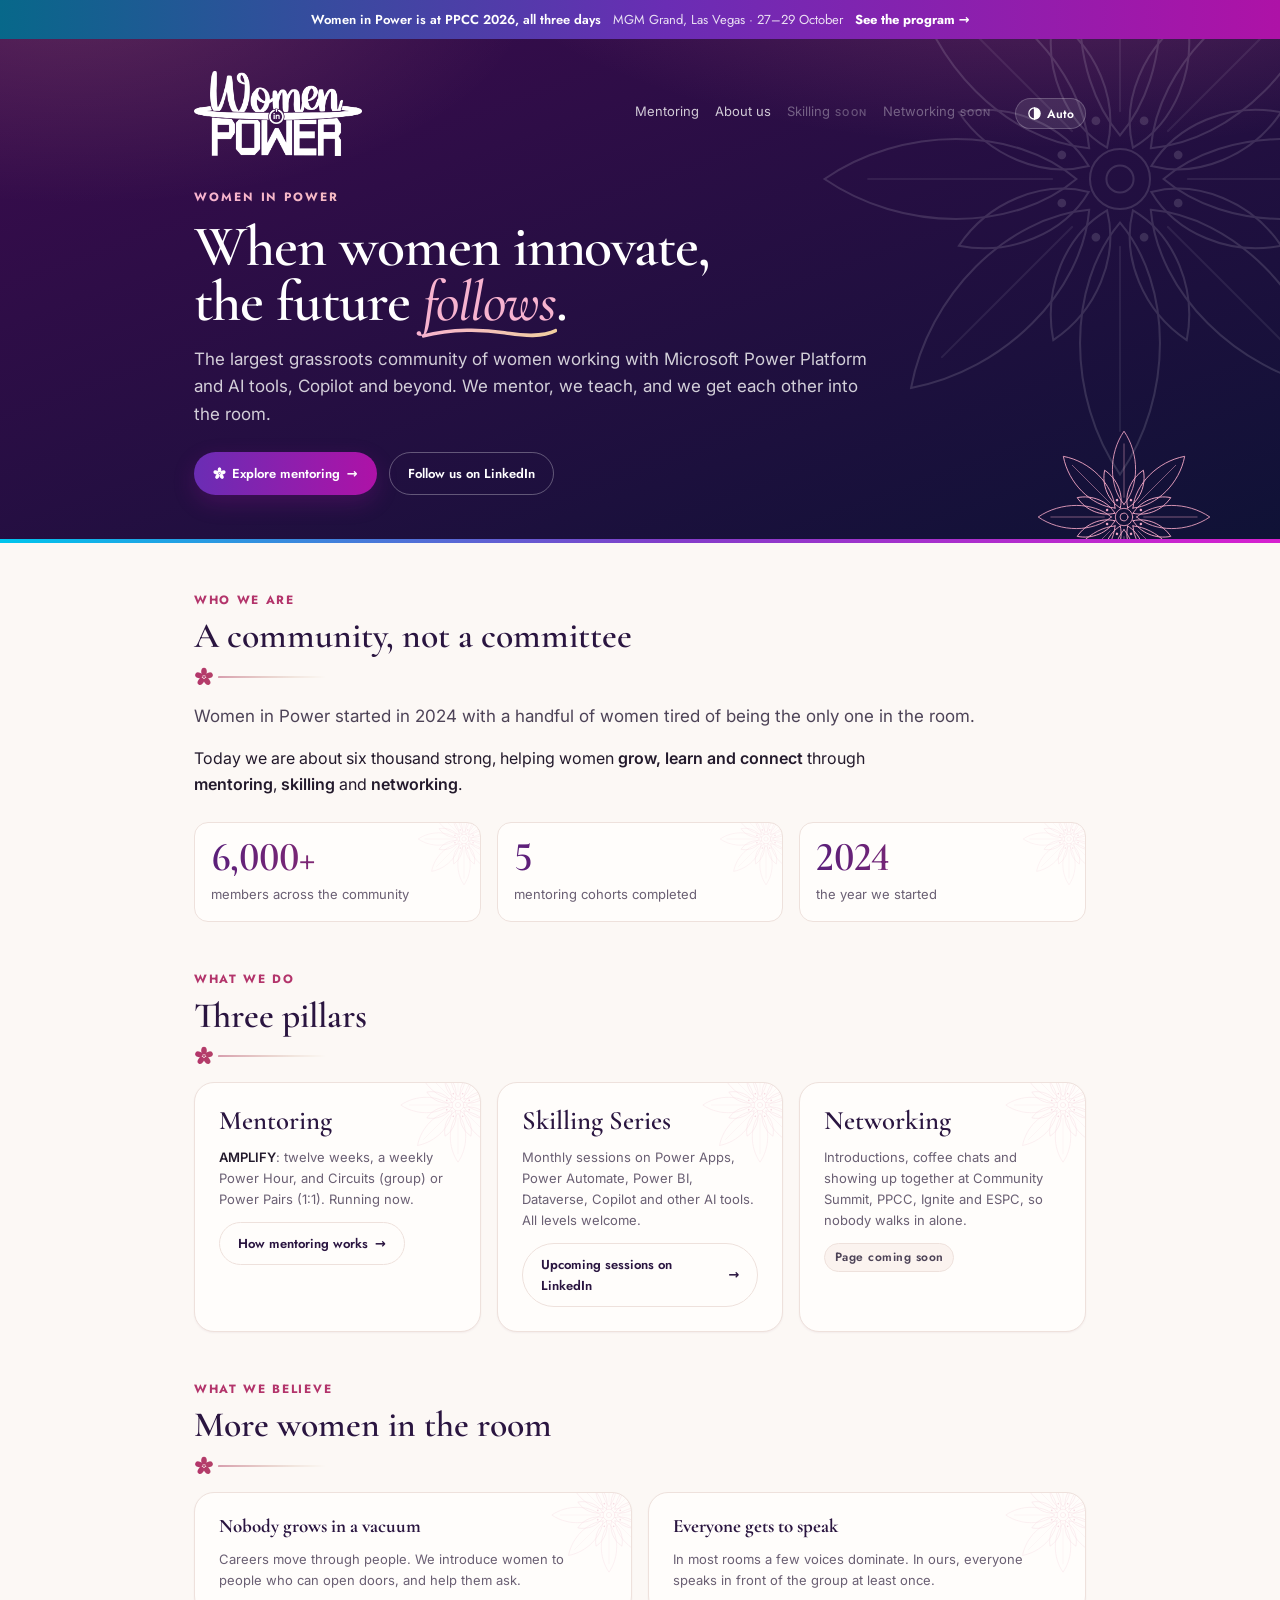
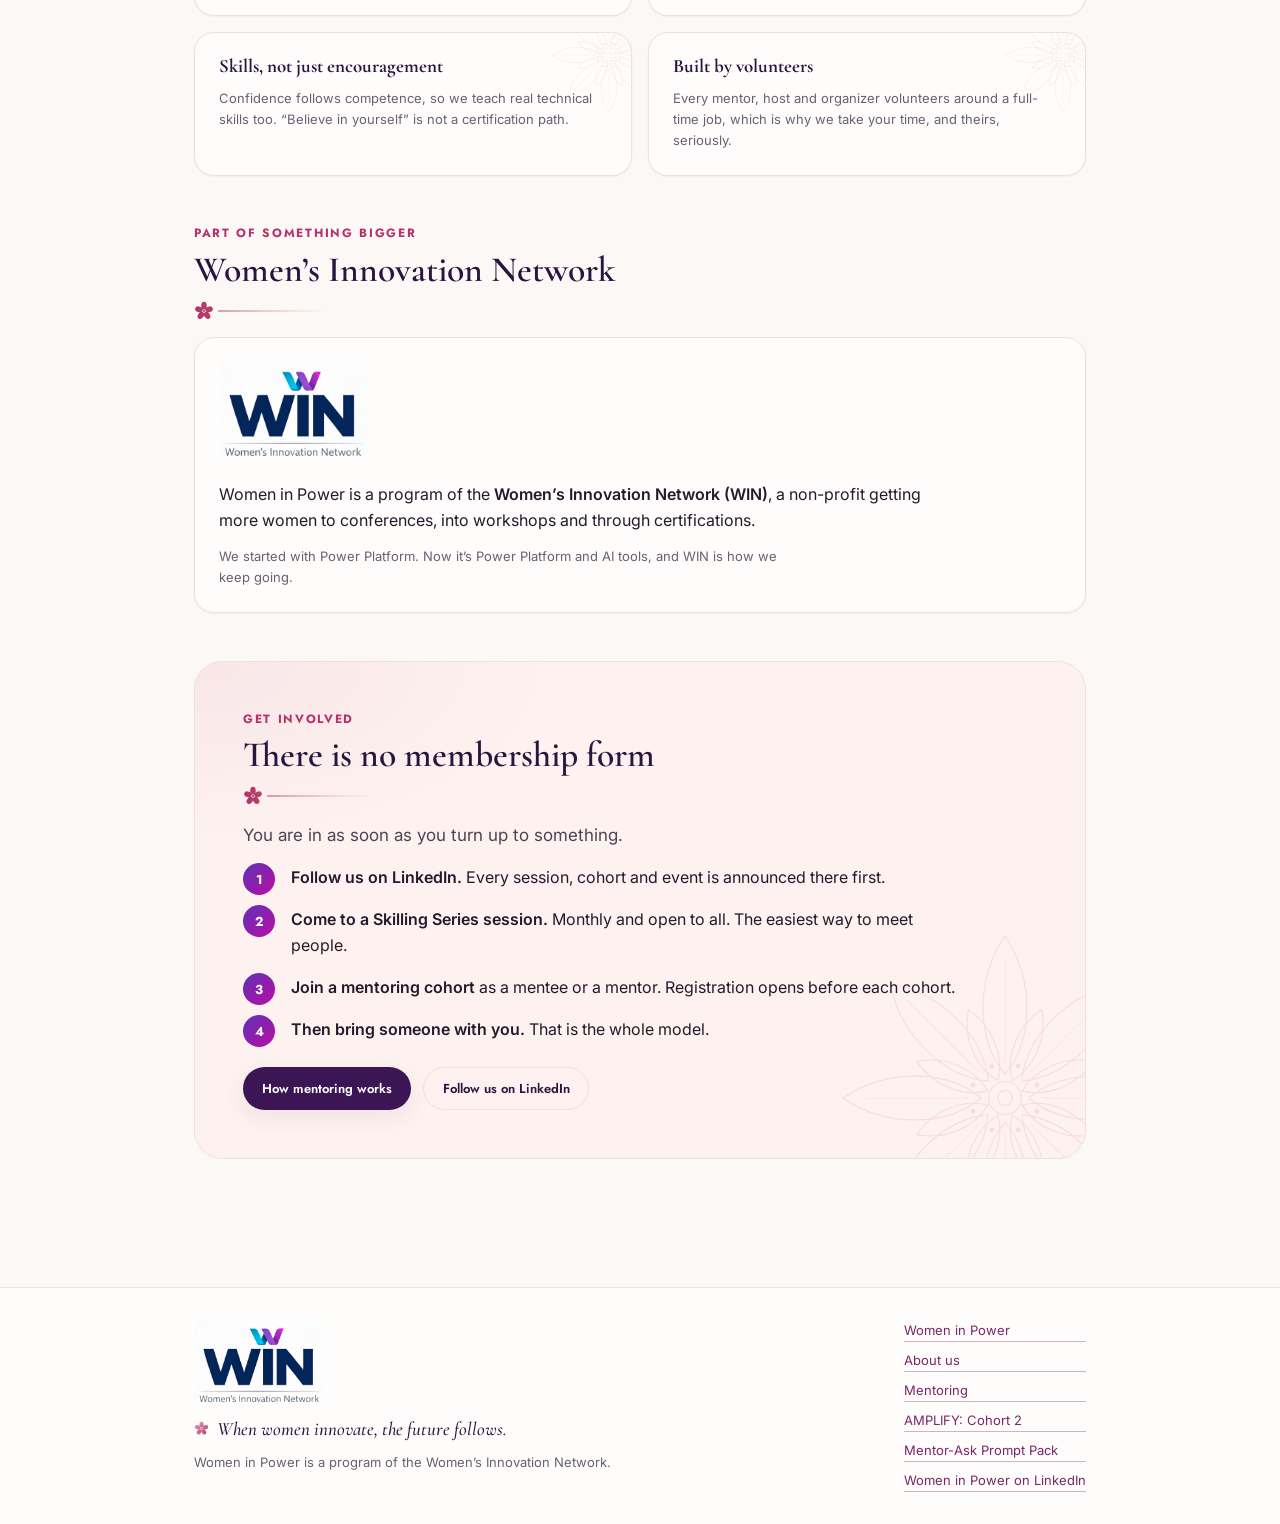
<file: index.html>
<!DOCTYPE html>
<html lang="en">
<head>
<meta charset="UTF-8">
<meta name="viewport" content="width=device-width, initial-scale=1">
<title>Women in Power</title>
<meta name="description" content="Women in Power is a grassroots community of women working with Microsoft Power Platform and AI tools: mentoring, skilling and bringing women together.">
<meta name="theme-color" content="#3b0b4e">
<script>(function(){try{var t=localStorage.getItem('wip-theme');if(t==='light'||t==='dark')document.documentElement.setAttribute('data-theme',t);}catch(e){}})();</script>
<script>document.documentElement.classList.add('rv-on');setTimeout(function(){if(!window.WIP_REVEAL)document.documentElement.classList.remove('rv-on');},3000);</script>
<link rel="preconnect" href="https://fonts.googleapis.com">
<link rel="preconnect" href="https://fonts.gstatic.com" crossorigin>
<link href="https://fonts.googleapis.com/css2?family=Cormorant+Garamond:ital,wght@0,500..700;1,500..700&family=Inter:wght@400;500;600&family=Jost:wght@400..800&display=swap" rel="stylesheet">
<link rel="stylesheet" href="assets/css/wip.css">
<style>
  /* Page-specific. Promote into wip.css only if a second page needs it. */
  .hero-mark { width: 260px; margin-bottom: var(--s-5); }
  @media (max-width: 560px) { .hero-mark { width: 200px; } }

  .pillars { display: grid; gap: var(--s-4); }
  @media (min-width: 760px) { .pillars { grid-template-columns: repeat(3, 1fr); } }
  .pillar h3 { margin-bottom: var(--s-2); }

  .parent {
    display: flex; gap: var(--s-5); align-items: center; flex-wrap: wrap;
    background: var(--surface); border: 1px solid var(--line);
    border-radius: var(--r-lg); padding: var(--s-5); box-shadow: var(--sh-1);
  }
  .parent img { width: 150px; flex: none; }
</style>
</head>
<body>
<a class="skip-link" href="#main">Skip to content</a>

<div class="announce">
  <a href="ppcc-2026/">
    <span>Women in Power is at PPCC 2026, all three days</span>
    <span class="where">MGM Grand, Las Vegas &middot; 27&ndash;29 October</span>
    <span class="go">See the program &rarr;</span>
  </a>
</div>

<header class="masthead" id="top">
  <div class="wrap">
    <div class="masthead-top">
      <a class="lockup" href="./" aria-label="Women in Power, home">
        <img class="lockup-img" src="assets/img/wip-wordmark-reverse.png" alt="Women in Power" width="1200" height="607">
      </a>
      <div class="masthead-right">
        <nav class="masthead-nav" aria-label="Main">
          <a href="mentoring/">Mentoring</a>
          <a href="about/">About us</a>
          <span class="nav-soon">Skilling <em>soon</em></span>
          <span class="nav-soon">Networking <em>soon</em></span>
        </nav>
        <button type="button" class="theme-toggle" data-theme-toggle>Theme</button>
      </div>
    </div>
    <p class="kicker">Women in Power</p>
    <h1>When women innovate, the future <em>follows</em>.</h1>
    <p class="standfirst">The largest grassroots community of women working with Microsoft Power Platform and AI tools, Copilot and beyond. We mentor, we teach, and we get each other into the room.</p>
    <p class="row" style="margin-top:var(--s-5)">
      <a class="btn btn-accent" href="mentoring/">Explore mentoring &rarr;</a>
      <a class="btn btn-ghost" href="https://www.linkedin.com/company/women-in-power-platform" style="color:#fff;border-color:rgba(255,255,255,.3)" target="_blank" rel="noopener">Follow us on LinkedIn</a>
    </p>
  </div>
</header>

<main id="main">
<div class="wrap">

  <!-- ============================== WHO ============================== -->
  <section class="section">
    <div class="section-head">
      <p class="eyebrow">Who we are</p>
      <h2>A community, not a committee</h2>
    </div>
    <p class="lead">Women in Power started in 2024 with a handful of women tired of being the only one in the room.</p>
    <p>Today we are about six thousand strong, helping women <strong>grow, learn and connect</strong> through <strong>mentoring</strong>, <strong>skilling</strong> and <strong>networking</strong>.</p>

    <div class="grid grid-3" style="margin-top:var(--s-5)">
      <div class="stat"><div class="stat-num">6,000+</div><div class="stat-label">members across the community</div></div>
      <div class="stat"><div class="stat-num">5</div><div class="stat-label">mentoring cohorts completed</div></div>
      <div class="stat"><div class="stat-num">2024</div><div class="stat-label">the year we started</div></div>
    </div>
  </section>

  <!-- ============================ PILLARS ============================ -->
  <section class="section">
    <div class="section-head">
      <p class="eyebrow">What we do</p>
      <h2>Three pillars</h2>
    </div>

    <div class="pillars">
      <div class="card card-bloom pillar">
        <h3>Mentoring</h3>
        <p class="small muted"><strong>AMPLIFY</strong>: twelve weeks, a weekly Power Hour, and Circuits (group) or Power Pairs (1:1). Running now.</p>
        <p><a class="btn btn-ghost" href="mentoring/">How mentoring works &rarr;</a></p>
      </div>
      <div class="card card-bloom pillar">
        <h3>Skilling Series</h3>
        <p class="small muted">Monthly sessions on Power Apps, Power Automate, Power BI, Dataverse, Copilot and other AI tools. All levels welcome.</p>
        <p><a class="btn btn-ghost" href="https://www.linkedin.com/company/women-in-power-platform" target="_blank" rel="noopener">Upcoming sessions on LinkedIn &rarr;</a></p>
      </div>
      <div class="card card-bloom pillar">
        <h3>Networking</h3>
        <p class="small muted">Introductions, coffee chats and showing up together at Community Summit, PPCC, Ignite and ESPC, so nobody walks in alone.</p>
        <p><span class="pill pill-neutral">Page coming soon</span></p>
      </div>
    </div>
  </section>

  <!-- ============================ BELIEFS ============================ -->
  <section class="section">
    <div class="section-head">
      <p class="eyebrow">What we believe</p>
      <h2>More women in the room</h2>
    </div>
    <div class="grid grid-2">
      <div class="card card-bloom">
        <h4>Nobody grows in a vacuum</h4>
        <p class="small muted">Careers move through people. We introduce women to people who can open doors, and help them ask.</p>
      </div>
      <div class="card card-bloom">
        <h4>Everyone gets to speak</h4>
        <p class="small muted">In most rooms a few voices dominate. In ours, everyone speaks in front of the group at least once.</p>
      </div>
      <div class="card card-bloom">
        <h4>Skills, not just encouragement</h4>
        <p class="small muted">Confidence follows competence, so we teach real technical skills too. &ldquo;Believe in yourself&rdquo; is not a certification path.</p>
      </div>
      <div class="card card-bloom">
        <h4>Built by volunteers</h4>
        <p class="small muted">Every mentor, host and organizer volunteers around a full-time job, which is why we take your time, and theirs, seriously.</p>
      </div>
    </div>
  </section>

  <!-- ============================= PARENT ============================ -->
  <section class="section">
    <div class="section-head">
      <p class="eyebrow">Part of something bigger</p>
      <h2>Women&rsquo;s Innovation Network</h2>
    </div>
    <div class="parent">
      <img src="assets/img/win-logo.png" alt="Women's Innovation Network (WIN)">
      <div>
        <p>Women in Power is a program of the <strong>Women&rsquo;s Innovation Network (WIN)</strong>, a non-profit getting more women to conferences, into workshops and through certifications.</p>
        <p class="small muted" style="margin-top:var(--s-3)">We started with Power Platform. Now it&rsquo;s Power Platform and AI tools, and WIN is how we keep going.</p>
      </div>
    </div>
  </section>

  <!-- ============================= JOIN ============================== -->
  <section class="section panel-bloom">
    <div class="section-head">
      <p class="eyebrow">Get involved</p>
      <h2>There is no membership form</h2>
    </div>
    <p class="lead">You are in as soon as you turn up to something.</p>
    <ol class="steps">
      <li><strong>Follow us on LinkedIn.</strong> Every session, cohort and event is announced there first.</li>
      <li><strong>Come to a Skilling Series session.</strong> Monthly and open to all. The easiest way to meet people.</li>
      <li><strong>Join a mentoring cohort</strong> as a mentee or a mentor. Registration opens before each cohort.</li>
      <li><strong>Then bring someone with you.</strong> That is the whole model.</li>
    </ol>
    <p class="row" style="margin-top:var(--s-5)">
      <a class="btn btn-primary" href="mentoring/">How mentoring works</a>
      <a class="btn btn-ghost" href="https://www.linkedin.com/company/women-in-power-platform" target="_blank" rel="noopener">Follow us on LinkedIn</a>
    </p>
  </section>

</div>
</main>

<footer class="site-footer">
  <div class="wrap foot-row">
    <div>
      <img class="win-logo" src="assets/img/win-logo.png" alt="Women's Innovation Network (WIN)">
      <p class="tagline">When women innovate, the future follows.</p>
      <p class="small" style="margin-top:var(--s-2)">Women in Power is a program of the Women&rsquo;s Innovation Network.</p>
    </div>
    <nav aria-label="Footer">
      <a href="./">Women in Power</a>
      <a href="about/">About us</a>
      <a href="mentoring/">Mentoring</a>
      <a href="mentoring/2026-cohort2/">AMPLIFY: Cohort 2</a>
      <a href="mentoring/mentorship-prompts/">Mentor-Ask Prompt Pack</a>
      <a href="https://www.linkedin.com/company/women-in-power-platform" target="_blank" rel="noopener">Women in Power on LinkedIn</a>
    </nav>
  </div>
</footer>

<a class="to-top" href="#top" title="Back to top">
  <span class="visually-hidden">Back to top</span>
  <svg viewBox="0 0 24 24" fill="none" stroke="currentColor" stroke-width="2.2" stroke-linecap="round" stroke-linejoin="round" aria-hidden="true"><path d="M12 19V5"/><path d="M5 12l7-7 7 7"/></svg>
</a>

<script src="assets/js/wip.js" defer></script>
</body>
</html>
</file>
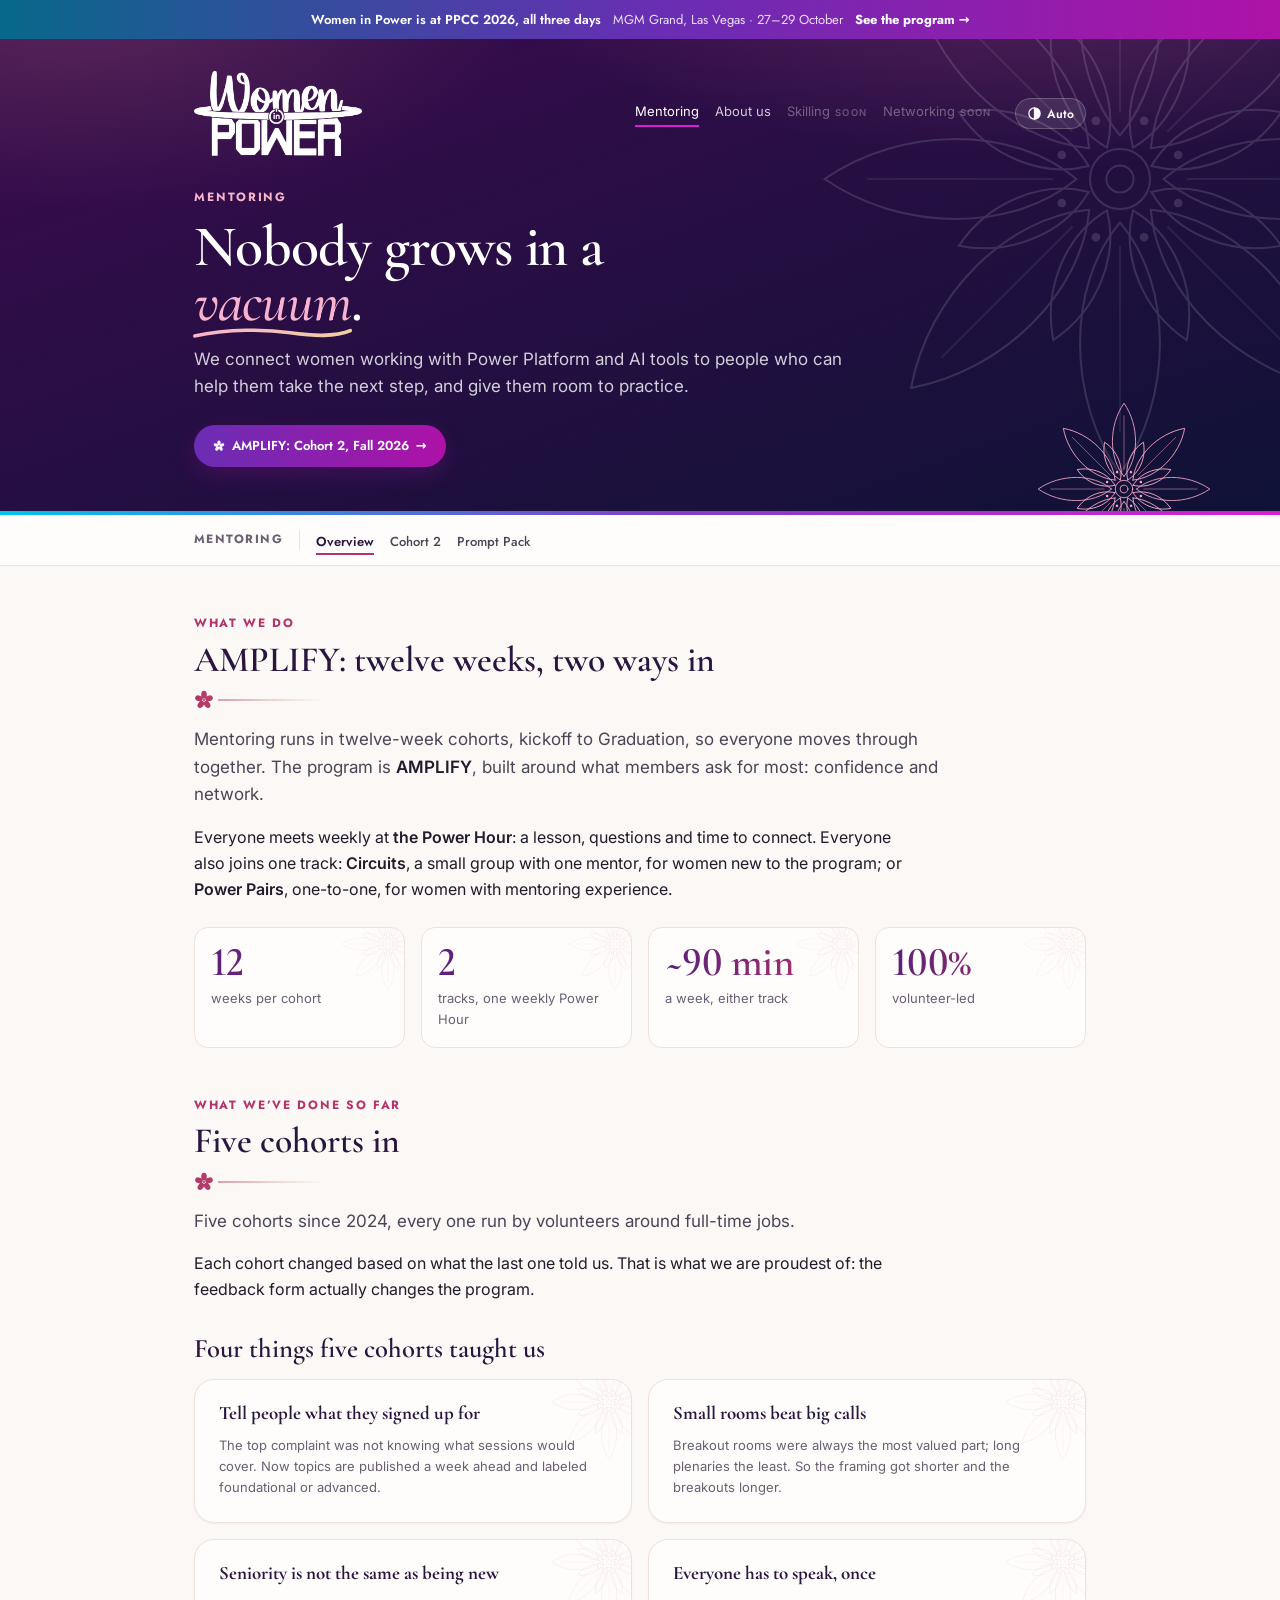
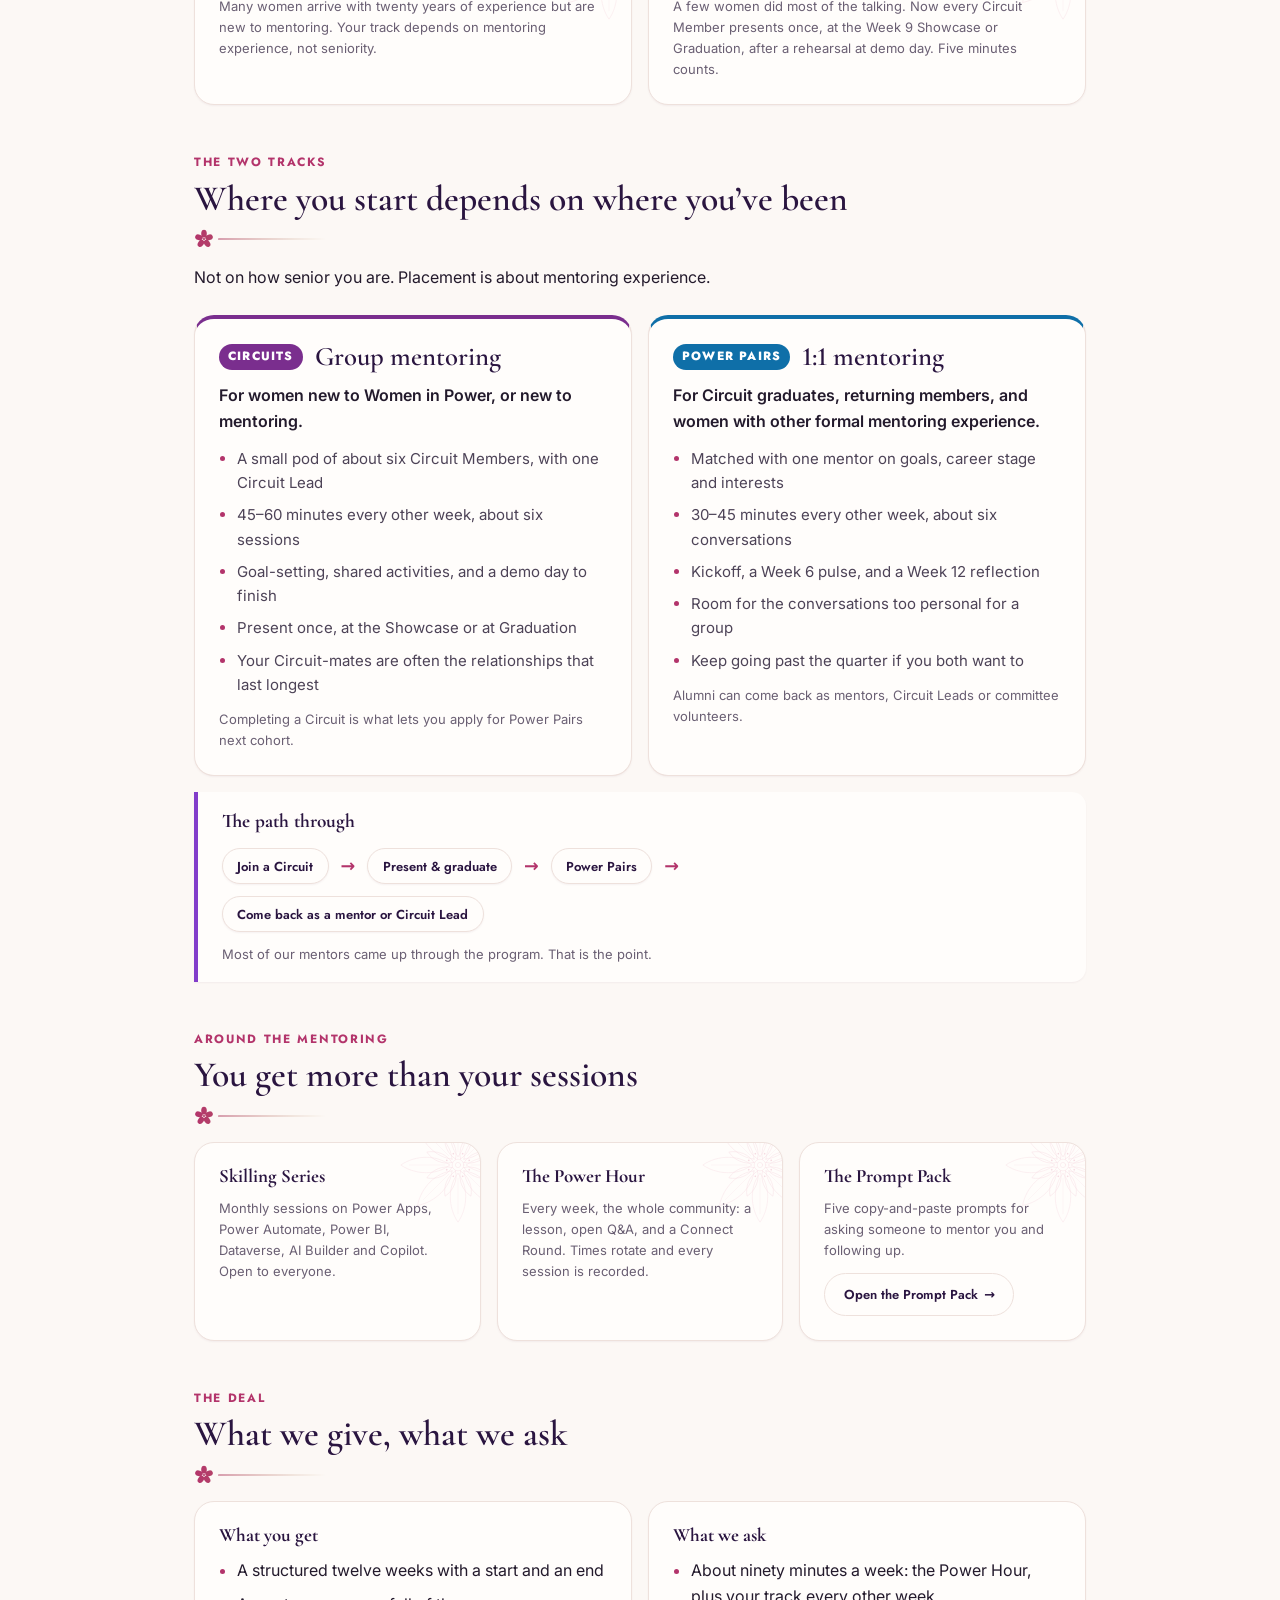
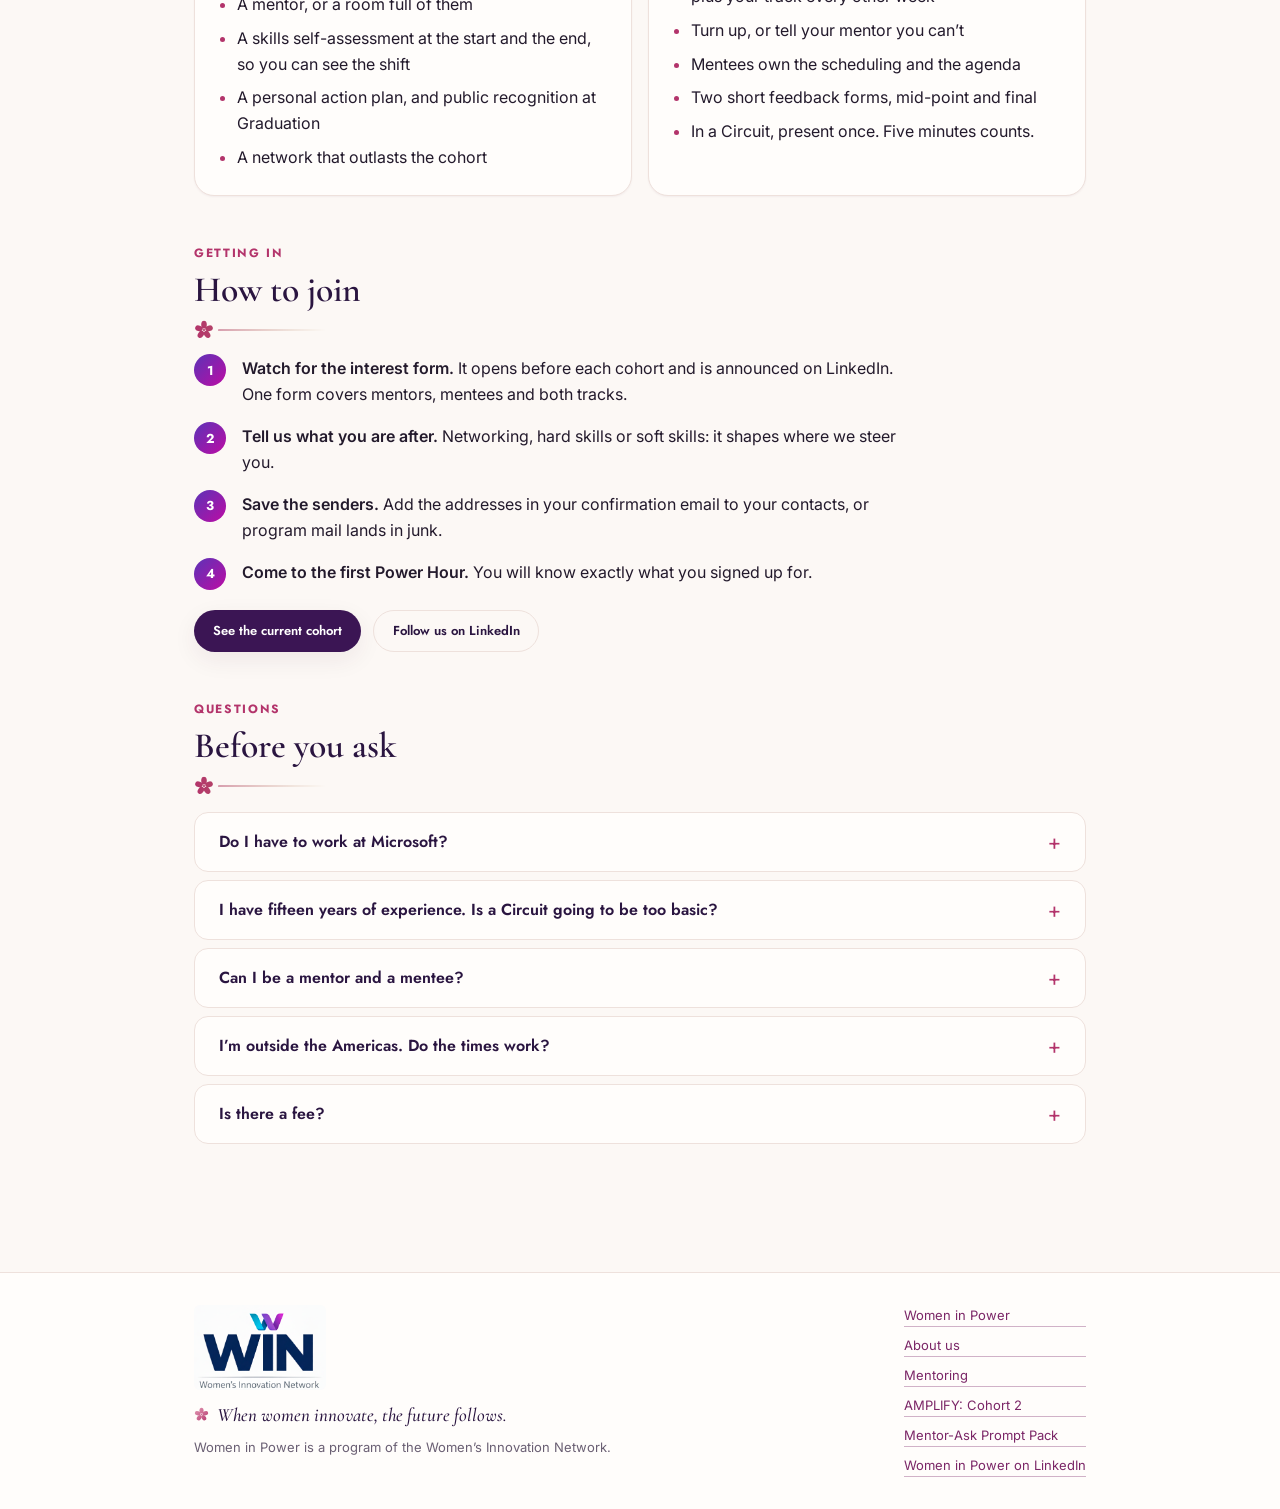
<file: mentoring/index.html>
<!DOCTYPE html>
<html lang="en">
<head>
<meta charset="UTF-8">
<meta name="viewport" content="width=device-width, initial-scale=1">
<title>Mentoring | Women in Power</title>
<meta name="description" content="Women in Power mentoring: five cohorts completed, AMPLIFY, a twelve-week program with a weekly Power Hour plus Circuits (group) or Power Pairs (1:1), for women working with Microsoft Power Platform and AI tools.">
<meta name="theme-color" content="#3b0b4e">
<script>(function(){try{var t=localStorage.getItem('wip-theme');if(t==='light'||t==='dark')document.documentElement.setAttribute('data-theme',t);}catch(e){}})();</script>
<script>document.documentElement.classList.add('rv-on');setTimeout(function(){if(!window.WIP_REVEAL)document.documentElement.classList.remove('rv-on');},3000);</script>
<link rel="preconnect" href="https://fonts.googleapis.com">
<link rel="preconnect" href="https://fonts.gstatic.com" crossorigin>
<link href="https://fonts.googleapis.com/css2?family=Cormorant+Garamond:ital,wght@0,500..700;1,500..700&family=Inter:wght@400;500;600&family=Jost:wght@400..800&display=swap" rel="stylesheet">
<link rel="stylesheet" href="../assets/css/wip.css">
<style>
  /* Page-specific. Promote into wip.css only if a second page needs it. */
  .tier-grid { display: grid; gap: var(--s-4); }
  @media (min-width: 820px) { .tier-grid { grid-template-columns: 1fr 1fr; } }
  .tier-card > ul { padding-left: 1.1rem; }
  .tier-card li { font-size: 0.9375rem; color: var(--ink-2); }
  .arrowline {
    display: flex; align-items: center; gap: var(--s-3); flex-wrap: wrap;
    font-family: var(--font-display); font-weight: 600; font-size: var(--t-sm); color: var(--heading);
  }
  .arrowline .step-box {
    background: var(--surface); border: 1px solid var(--line); border-radius: var(--r-pill);
    padding: .5em 1.1em; box-shadow: var(--sh-1);
  }
  .arrowline .arw { color: var(--accent); font-size: 1.1rem; }

  /* Testimonial cards — see the note in the markup before using these. */
  .quotes { display: grid; gap: var(--s-4); }
  @media (min-width: 780px) { .quotes { grid-template-columns: repeat(3, 1fr); } }
  .quote { background: var(--surface); border: 1px solid var(--line); border-radius: var(--r-lg);
           padding: var(--s-5); box-shadow: var(--sh-1); position: relative; }
  .quote::before {
    content: "\201C"; font-family: Georgia, serif; font-size: 3.5rem; line-height: 1;
    color: var(--accent); opacity: .35; position: absolute; top: 8px; right: 16px;
  }
  .quote blockquote { font-size: 0.9375rem; color: var(--ink-2); margin: 0; }
  .quote figcaption {
    margin-top: var(--s-3); padding-top: var(--s-3); border-top: 1px solid var(--line-soft);
    font-family: var(--font-display); font-size: var(--t-sm); font-weight: 600; color: var(--heading);
  }
  .quote figcaption span { display: block; font-weight: 400; color: var(--ink-3); font-size: var(--t-xs); }
</style>
</head>
<body>
<a class="skip-link" href="#main">Skip to content</a>

<div class="announce">
  <a href="../ppcc-2026/">
    <span>Women in Power is at PPCC 2026, all three days</span>
    <span class="where">MGM Grand, Las Vegas &middot; 27&ndash;29 October</span>
    <span class="go">See the program &rarr;</span>
  </a>
</div>

<header class="masthead" id="top">
  <div class="wrap">
    <div class="masthead-top">
      <a class="lockup" href="../">
        <img class="lockup-img" src="../assets/img/wip-wordmark-reverse.png" alt="Women in Power" width="1200" height="607">
      </a>
      <div class="masthead-right">
        <nav class="masthead-nav" aria-label="Main">
          <a href="./" aria-current="page">Mentoring</a>
          <a href="../about/">About us</a>
          <span class="nav-soon">Skilling <em>soon</em></span>
          <span class="nav-soon">Networking <em>soon</em></span>
        </nav>
        <button type="button" class="theme-toggle" data-theme-toggle>Theme</button>
      </div>
    </div>
    <p class="kicker">Mentoring</p>
    <h1>Nobody grows in a <em>vacuum</em>.</h1>
    <p class="standfirst">We connect women working with Power Platform and AI tools to people who can help them take the next step, and give them room to practice.</p>
    <p class="row" style="margin-top:var(--s-5)">
      <a class="btn btn-accent" href="2026-cohort2/">AMPLIFY: Cohort 2, Fall 2026 &rarr;</a>
    </p>
  </div>
</header>

<nav class="subnav" aria-label="Mentoring section">
  <div class="wrap">
    <span class="subnav-label">Mentoring</span>
    <ul>
        <li><a href="./" aria-current="page">Overview</a></li>
        <li><a href="2026-cohort2/">Cohort 2</a></li>
        <li><a href="mentorship-prompts/">Prompt Pack</a></li>
    </ul>
  </div>
</nav>

<main id="main">
<div class="wrap">

  <!-- ============================== WHAT ============================= -->
  <section class="section">
    <div class="section-head">
      <p class="eyebrow">What we do</p>
      <h2>AMPLIFY: twelve weeks, two ways in</h2>
    </div>
    <p class="lead">Mentoring runs in twelve-week cohorts, kickoff to Graduation, so everyone moves through together. The program is <strong>AMPLIFY</strong>, built around what members ask for most: confidence and network.</p>
    <p>Everyone meets weekly at <strong>the Power Hour</strong>: a lesson, questions and time to connect. Everyone also joins one track: <strong>Circuits</strong>, a small group with one mentor, for women new to the program; or <strong>Power Pairs</strong>, one-to-one, for women with mentoring experience.</p>

    <div class="grid grid-4" style="margin-top:var(--s-5)">
      <div class="stat"><div class="stat-num">12</div><div class="stat-label">weeks per cohort</div></div>
      <div class="stat"><div class="stat-num">2</div><div class="stat-label">tracks, one weekly Power Hour</div></div>
      <div class="stat"><div class="stat-num">~90 min</div><div class="stat-label">a week, either track</div></div>
      <div class="stat"><div class="stat-num">100%</div><div class="stat-label">volunteer-led</div></div>
    </div>
  </section>

  <!-- ============================ TRACK RECORD ======================= -->
  <section class="section">
    <div class="section-head">
      <p class="eyebrow">What we&rsquo;ve done so far</p>
      <h2>Five cohorts in</h2>
    </div>
    <p class="lead">Five cohorts since 2024, every one run by volunteers around full-time jobs.</p>
    <p>Each cohort changed based on what the last one told us. That is what we are proudest of: the feedback form actually changes the program.</p>

    <h3 style="margin-top:var(--s-6)">Four things five cohorts taught us</h3>
    <div class="grid grid-2" style="margin-top:var(--s-4)">
      <div class="card card-bloom">
        <h4>Tell people what they signed up for</h4>
        <p class="small muted">The top complaint was not knowing what sessions would cover. Now topics are published a week ahead and labeled foundational or advanced.</p>
      </div>
      <div class="card card-bloom">
        <h4>Small rooms beat big calls</h4>
        <p class="small muted">Breakout rooms were always the most valued part; long plenaries the least. So the framing got shorter and the breakouts longer.</p>
      </div>
      <div class="card card-bloom">
        <h4>Seniority is not the same as being new</h4>
        <p class="small muted">Many women arrive with twenty years of experience but are new to mentoring. Your track depends on mentoring experience, not seniority.</p>
      </div>
      <div class="card card-bloom">
        <h4>Everyone has to speak, once</h4>
        <p class="small muted">A few women did most of the talking. Now every Circuit Member presents once, at the Week 9 Showcase or Graduation, after a rehearsal at demo day. Five minutes counts.</p>
      </div>
    </div>

    <!--
      ============================ TESTIMONIALS ============================
      DELIBERATELY EMPTY. Do not write quotes to fill this in — attributed
      testimonials must be real and used with the speaker's permission.

      Drew has cohort feedback-form quotes and Geetha coordinates the
      LinkedIn testimonial posts; those are the source. Once you have three
      you can attribute, uncomment the block below and replace the contents.
      Ask the speaker before publishing their name.

    <h3 style="margin-top:var(--s-6)">In their words</h3>
    <div class="quotes" style="margin-top:var(--s-4)">
      <figure class="quote">
        <blockquote>REAL QUOTE HERE.</blockquote>
        <figcaption>Name<span>Circuit Member, Cohort 2</span></figcaption>
      </figure>
      <figure class="quote">
        <blockquote>REAL QUOTE HERE.</blockquote>
        <figcaption>Name<span>1:1 mentor, Cohort 5</span></figcaption>
      </figure>
      <figure class="quote">
        <blockquote>REAL QUOTE HERE.</blockquote>
        <figcaption>Name<span>Circuit graduate, now a mentor</span></figcaption>
      </figure>
    </div>
      ======================================================================
    -->
  </section>

  <!-- ============================== TRACKS =========================== -->
  <section class="section">
    <div class="section-head">
      <p class="eyebrow">The two tracks</p>
      <h2>Where you start depends on where you&rsquo;ve been</h2>
    </div>
    <p>Not on how senior you are. Placement is about mentoring experience.</p>

    <div class="tier-grid" style="margin-top:var(--s-5)">
      <div class="card card-t1 tier-card">
        <div class="tier-head">
          <span class="tier-num t1">Circuits</span>
          <h3 style="margin:0">Group mentoring</h3>
        </div>
        <p><strong>For women new to Women in Power, or new to mentoring.</strong></p>
        <ul>
          <li>A small pod of about six Circuit Members, with one Circuit Lead</li>
          <li>45&ndash;60 minutes every other week, about six sessions</li>
          <li>Goal-setting, shared activities, and a demo day to finish</li>
          <li>Present once, at the Showcase or at Graduation</li>
          <li>Your Circuit-mates are often the relationships that last longest</li>
        </ul>
        <p class="small muted">Completing a Circuit is what lets you apply for Power Pairs next cohort.</p>
      </div>

      <div class="card card-t2 tier-card">
        <div class="tier-head">
          <span class="tier-num t2">Power Pairs</span>
          <h3 style="margin:0">1:1 mentoring</h3>
        </div>
        <p><strong>For Circuit graduates, returning members, and women with other formal mentoring experience.</strong></p>
        <ul>
          <li>Matched with one mentor on goals, career stage and interests</li>
          <li>30&ndash;45 minutes every other week, about six conversations</li>
          <li>Kickoff, a Week 6 pulse, and a Week 12 reflection</li>
          <li>Room for the conversations too personal for a group</li>
          <li>Keep going past the quarter if you both want to</li>
        </ul>
        <p class="small muted">Alumni can come back as mentors, Circuit Leads or committee volunteers.</p>
      </div>
    </div>

    <div class="callout" style="margin-top:var(--s-4)">
      <p class="callout-title">The path through</p>
      <p class="arrowline" style="margin-top:var(--s-3)">
        <span class="step-box">Join a Circuit</span> <span class="arw" aria-hidden="true">&rarr;</span>
        <span class="step-box">Present &amp; graduate</span> <span class="arw" aria-hidden="true">&rarr;</span>
        <span class="step-box">Power Pairs</span> <span class="arw" aria-hidden="true">&rarr;</span>
        <span class="step-box">Come back as a mentor or Circuit Lead</span>
      </p>
      <p class="small muted" style="margin-top:var(--s-3)">Most of our mentors came up through the program. That is the point.</p>
    </div>
  </section>

  <!-- ============================= BEYOND ============================ -->
  <section class="section">
    <div class="section-head">
      <p class="eyebrow">Around the mentoring</p>
      <h2>You get more than your sessions</h2>
    </div>
    <div class="grid grid-3">
      <div class="card card-bloom">
        <h4>Skilling Series</h4>
        <p class="small muted">Monthly sessions on Power Apps, Power Automate, Power BI, Dataverse, AI Builder and Copilot. Open to everyone.</p>
      </div>
      <div class="card card-bloom">
        <h4>The Power Hour</h4>
        <p class="small muted">Every week, the whole community: a lesson, open Q&amp;A, and a Connect Round. Times rotate and every session is recorded.</p>
      </div>
      <div class="card card-bloom">
        <h4>The Prompt Pack</h4>
        <p class="small muted">Five copy-and-paste prompts for asking someone to mentor you and following up.</p>
        <p><a class="btn btn-ghost" href="mentorship-prompts/">Open the Prompt Pack &rarr;</a></p>
      </div>
    </div>
  </section>

  <!-- =========================== WHAT WE ASK ========================= -->
  <section class="section">
    <div class="section-head">
      <p class="eyebrow">The deal</p>
      <h2>What we give, what we ask</h2>
    </div>
    <div class="grid grid-2">
      <div class="card">
        <h4>What you get</h4>
        <ul>
          <li>A structured twelve weeks with a start and an end</li>
          <li>A mentor, or a room full of them</li>
          <li>A skills self-assessment at the start and the end, so you can see the shift</li>
          <li>A personal action plan, and public recognition at Graduation</li>
          <li>A network that outlasts the cohort</li>
        </ul>
      </div>
      <div class="card">
        <h4>What we ask</h4>
        <ul>
          <li>About ninety minutes a week: the Power Hour, plus your track every other week</li>
          <li>Turn up, or tell your mentor you can&rsquo;t</li>
          <li>Mentees own the scheduling and the agenda</li>
          <li>Two short feedback forms, mid-point and final</li>
          <li>In a Circuit, present once. Five minutes counts.</li>
        </ul>
      </div>
    </div>
  </section>

  <!-- ============================== JOIN ============================= -->
  <section class="section">
    <div class="section-head">
      <p class="eyebrow">Getting in</p>
      <h2>How to join</h2>
    </div>
    <ol class="steps">
      <li><strong>Watch for the interest form.</strong> It opens before each cohort and is announced on LinkedIn. One form covers mentors, mentees and both tracks.</li>
      <li><strong>Tell us what you are after.</strong> Networking, hard skills or soft skills: it shapes where we steer you.</li>
      <li><strong>Save the senders.</strong> Add the addresses in your confirmation email to your contacts, or program mail lands in junk.</li>
      <li><strong>Come to the first Power Hour.</strong> You will know exactly what you signed up for.</li>
    </ol>
    <p class="row" style="margin-top:var(--s-5)">
      <a class="btn btn-primary" href="2026-cohort2/">See the current cohort</a>
      <a class="btn btn-ghost" href="https://www.linkedin.com/company/women-in-power-platform" target="_blank" rel="noopener">Follow us on LinkedIn</a>
    </p>
  </section>

  <!-- =============================== FAQ ============================= -->
  <section class="section">
    <div class="section-head">
      <p class="eyebrow">Questions</p>
      <h2>Before you ask</h2>
    </div>
    <details class="faq">
      <summary>Do I have to work at Microsoft?</summary>
      <p>No. It is open to women working with Power Platform and AI tools, wherever they work.</p>
    </details>
    <details class="faq">
      <summary>I have fifteen years of experience. Is a Circuit going to be too basic?</summary>
      <p>A Circuit is about the peer network and the habit of being seen, which senior women need too. If you have done an established mentoring program elsewhere, you may go straight to Power Pairs.</p>
    </details>
    <details class="faq">
      <summary>Can I be a mentor and a mentee?</summary>
      <p>Yes, and plenty do. Flag both on the interest form.</p>
    </details>
    <details class="faq">
      <summary>I&rsquo;m outside the Americas. Do the times work?</summary>
      <p>Power Hour times rotate between four slots, 8&nbsp;AM to 6&nbsp;PM Central, and every session is recorded. Power Pairs are matched with time zone in mind.</p>
    </details>
    <details class="faq">
      <summary>Is there a fee?</summary>
      <p>No. Taking part costs nothing but your time, about ninety minutes a week.</p>
    </details>
  </section>

</div>
</main>

<footer class="site-footer">
  <div class="wrap foot-row">
    <div>
      <img class="win-logo" src="../assets/img/win-logo.png" alt="Women's Innovation Network (WIN)">
      <p class="tagline">When women innovate, the future follows.</p>
      <p class="small" style="margin-top:var(--s-2)">Women in Power is a program of the Women&rsquo;s Innovation Network.</p>
    </div>
    <nav aria-label="Footer">
      <a href="../">Women in Power</a>
      <a href="../about/">About us</a>
      <a href="./">Mentoring</a>
      <a href="2026-cohort2/">AMPLIFY: Cohort 2</a>
      <a href="mentorship-prompts/">Mentor-Ask Prompt Pack</a>
      <a href="https://www.linkedin.com/company/women-in-power-platform" target="_blank" rel="noopener">Women in Power on LinkedIn</a>
    </nav>
  </div>
</footer>

<a class="to-top" href="#top" title="Back to top">
  <span class="visually-hidden">Back to top</span>
  <svg viewBox="0 0 24 24" fill="none" stroke="currentColor" stroke-width="2.2" stroke-linecap="round" stroke-linejoin="round" aria-hidden="true"><path d="M12 19V5"/><path d="M5 12l7-7 7 7"/></svg>
</a>

<script src="../assets/js/wip.js" defer></script>
</body>
</html>
</file>
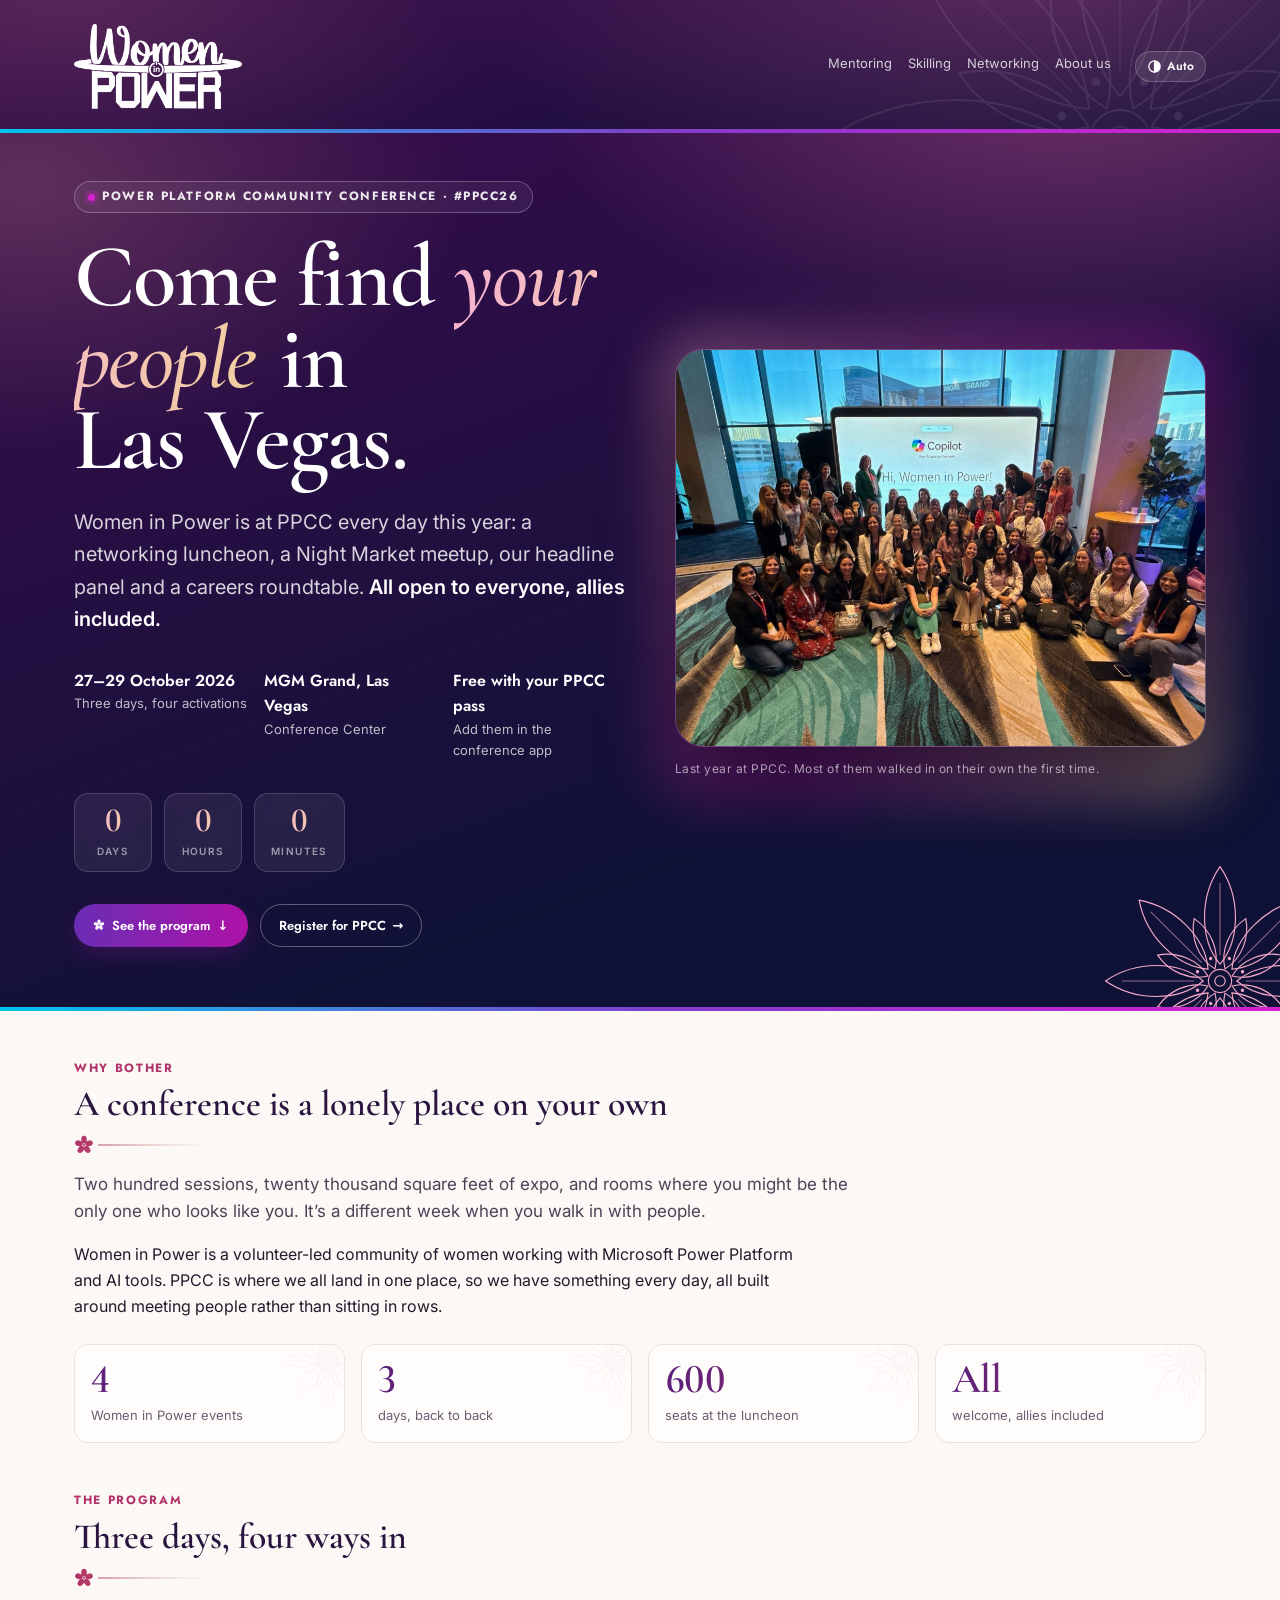
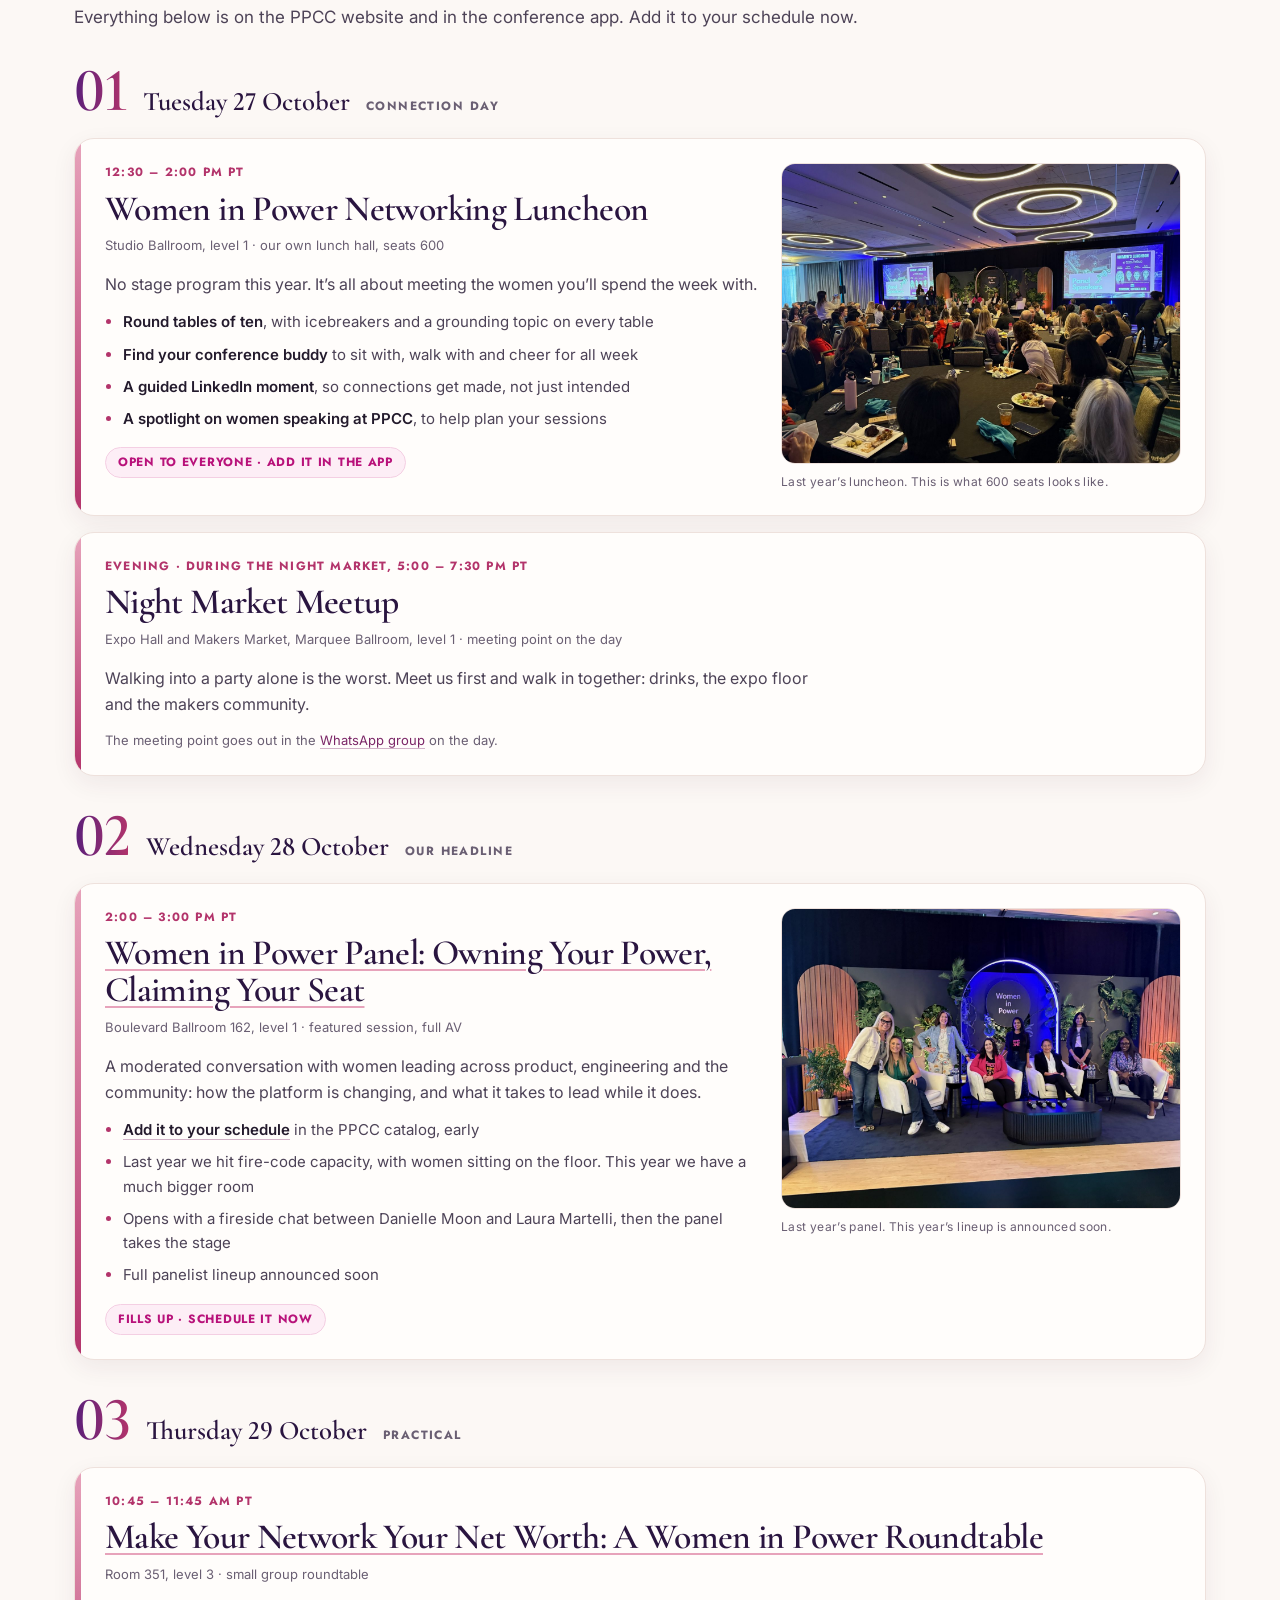
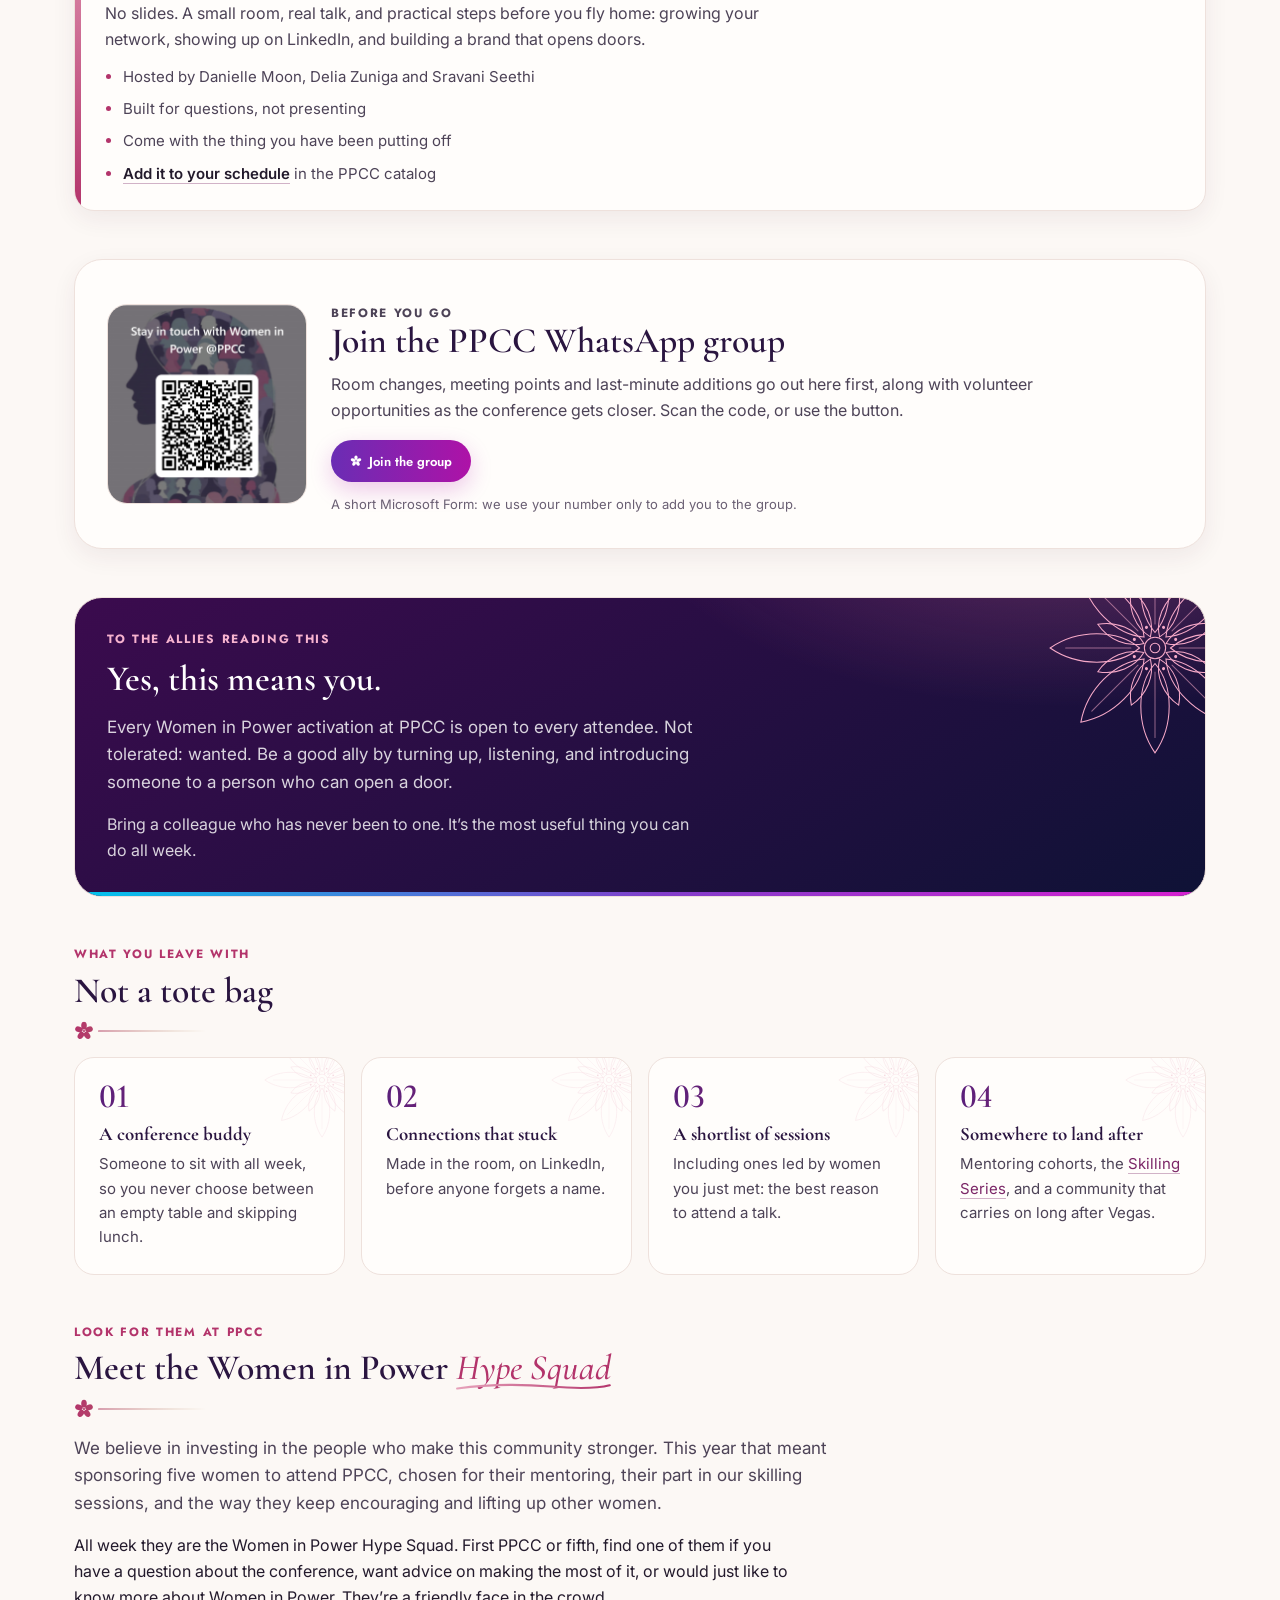
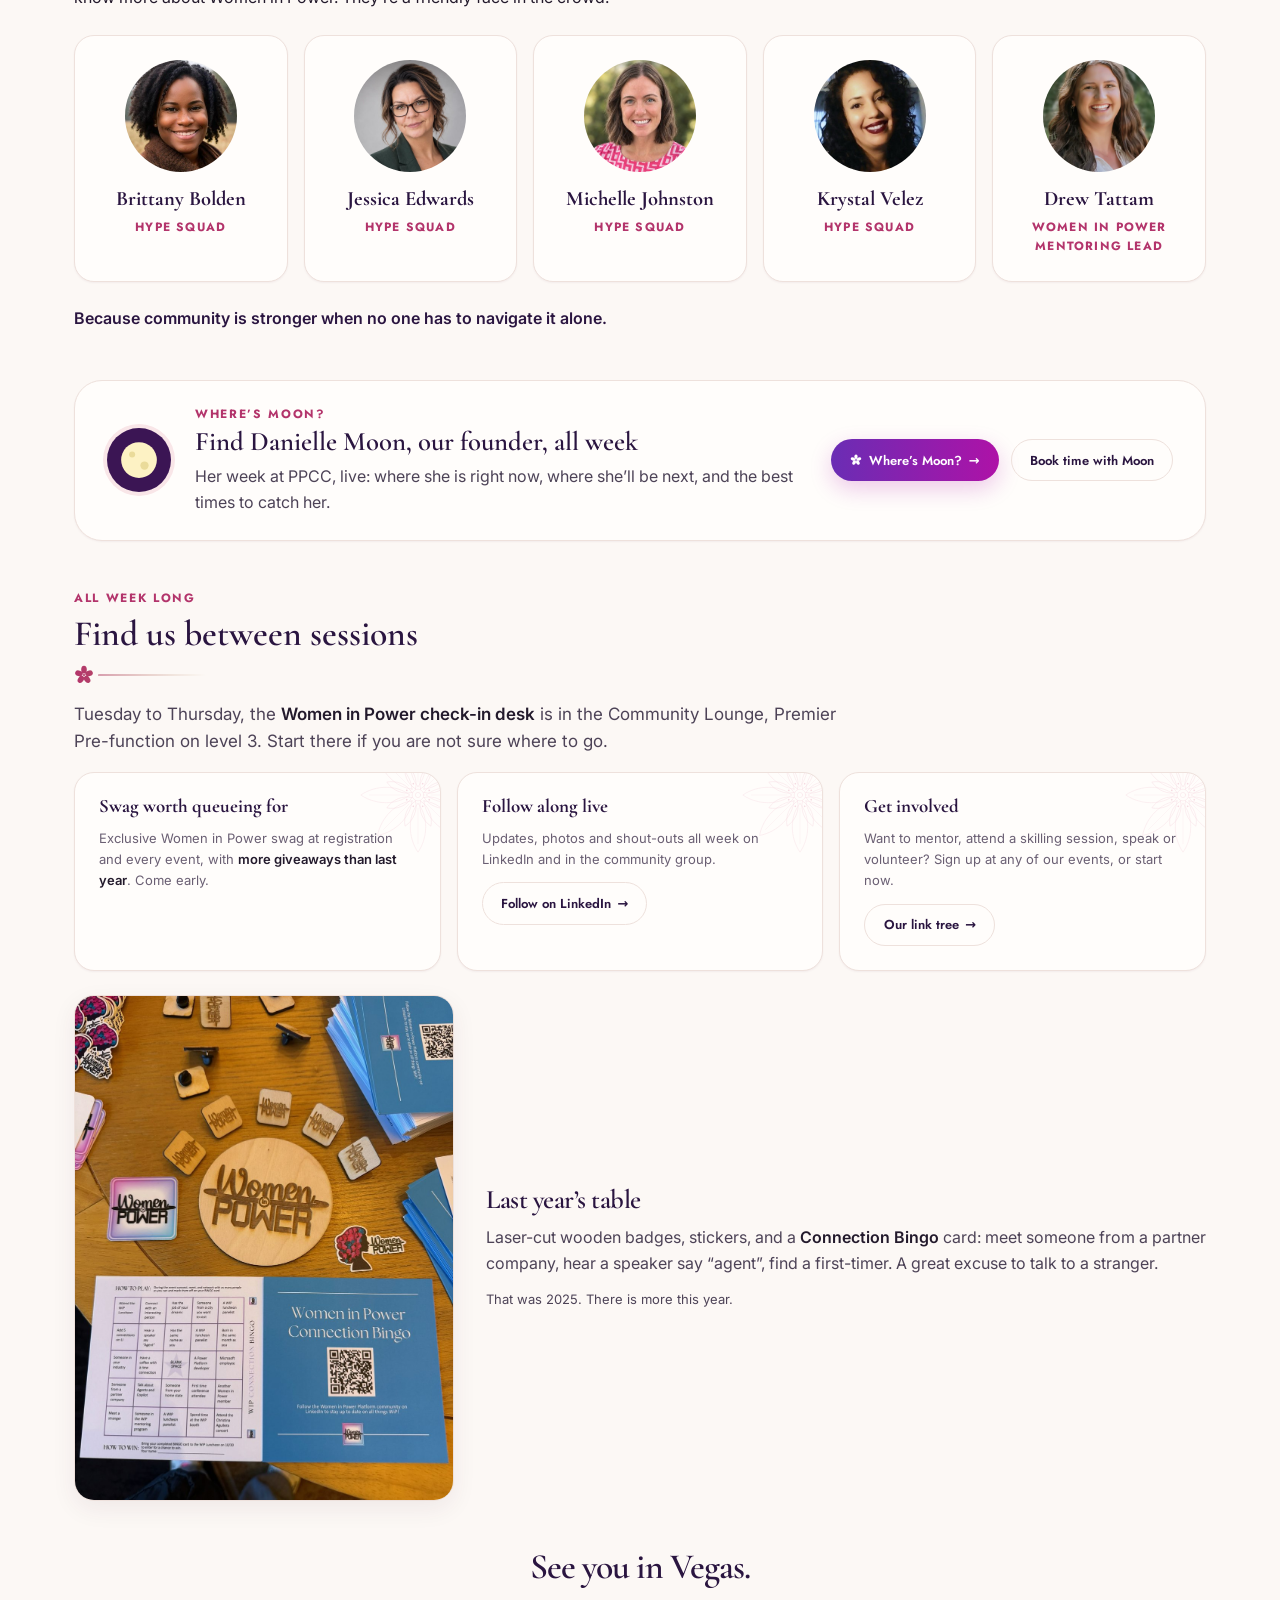
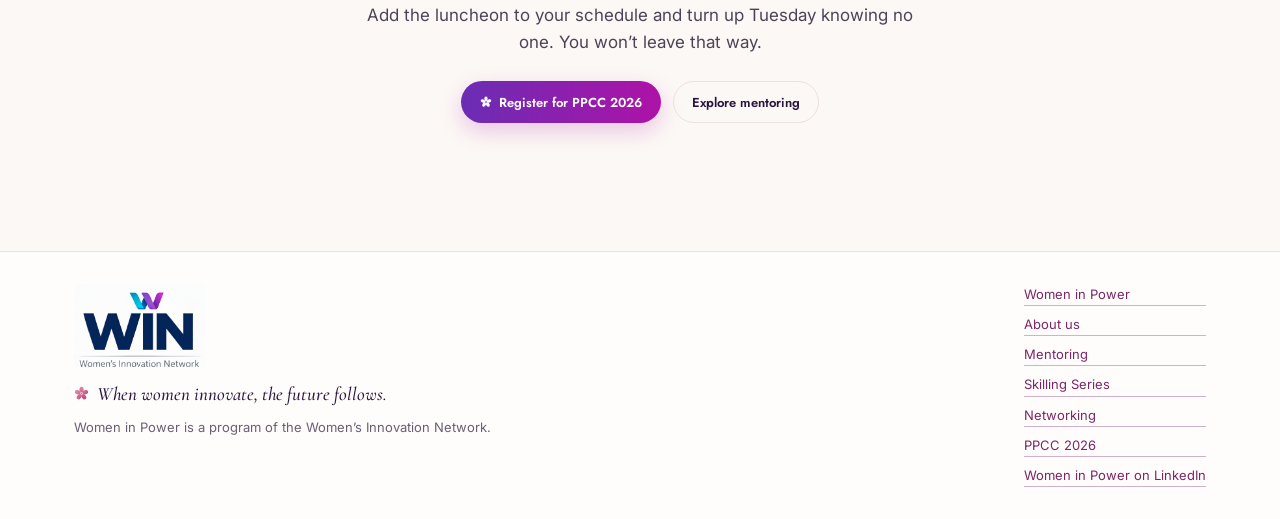
<file: ppcc-2026/index.html>
<!DOCTYPE html>
<html lang="en">
<head>
<meta charset="UTF-8">
<meta name="viewport" content="width=device-width, initial-scale=1">
<title>Women in Power at PPCC 2026, Las Vegas</title>
<meta name="description" content="Four Women in Power activations across all three days of the Power Platform Community Conference, 27–29 October 2026 at the MGM Grand, Las Vegas. Open to everyone, including allies.">
<meta name="theme-color" content="#3b0b4e">
<meta property="og:title" content="Women in Power at PPCC 2026">
<meta property="og:description" content="A luncheon, a night market meetup, a panel and a roundtable. Three days, four ways in. MGM Grand, Las Vegas, 27–29 October 2026.">
<meta property="og:type" content="website">
<script>(function(){try{var t=localStorage.getItem('wip-theme');if(t==='light'||t==='dark')document.documentElement.setAttribute('data-theme',t);}catch(e){}})();</script>
<script>document.documentElement.classList.add('rv-on');setTimeout(function(){if(!window.WIP_REVEAL)document.documentElement.classList.remove('rv-on');},3000);</script>
<link rel="preconnect" href="https://fonts.googleapis.com">
<link rel="preconnect" href="https://fonts.gstatic.com" crossorigin>
<link href="https://fonts.googleapis.com/css2?family=Cormorant+Garamond:ital,wght@0,500..700;1,500..700&family=Inter:wght@400;500;600&family=Jost:wght@400..800&display=swap" rel="stylesheet">
<link rel="stylesheet" href="../assets/css/wip.css">
<style>
  /* ======================================================================
     PPCC 2026 — page-specific.
     A marketing page, so it runs hotter than the rest of the site: bigger
     type, a cinematic hero, more gradient. Same tokens throughout, so it
     still belongs to the family.
     ====================================================================== */

  /* --- Hero -------------------------------------------------------------
     Two columns: copy left, photo right. The photo used to sit full-bleed
     BEHIND the copy, which buried "Hi, Women in Power!" on the screen under
     this page's own headline — two headlines fighting, one of them blurred.
     Giving each its own column means the photo is fully legible, including
     that line, and nothing is scrimmed into mush.
     ---------------------------------------------------------------------- */
  .hero {
    position: relative; overflow: hidden;
    background: var(--mast-b);
    color: #fff;
    padding-block: var(--s-7) var(--s-8);
    isolation: isolate;
  }
  .hero::before {
    content: ""; position: absolute; inset: 0; z-index: -1;
    background:
      var(--bloom-rose) right -60px bottom -90px / 240px 240px no-repeat,
      radial-gradient(900px 520px at 84% -10%, rgba(236,112,168,.38), transparent 62%),
      radial-gradient(760px 460px at 2% 6%, rgba(255,184,150,.20), transparent 58%),
      linear-gradient(160deg, rgba(59,11,78,.95) 0%, rgba(15,18,54,.98) 74%);
  }

  .hero-grid { display: grid; gap: var(--s-6); align-items: center; }
  @media (min-width: 1020px) {
    .hero-grid { grid-template-columns: 1.02fr .98fr; gap: var(--s-7); }
  }

  .hero-figure { margin: 0; position: relative; }
  .hero-figure img {
    width: 100%; display: block;
    border-radius: var(--r-xl);
    border: 1px solid rgba(255,255,255,.16);
    box-shadow: 0 30px 70px rgba(0,0,0,.55);
  }
  /* A soft gradient bloom behind the frame, so it sits in the page rather
     than looking pasted onto it. */
  .hero-figure::before {
    content: ""; position: absolute; inset: -14px -14px -18px -14px; z-index: -1;
    border-radius: calc(var(--r-xl) + 12px);
    background: linear-gradient(135deg, #e7a3bb, #ae12a7 55%, #f1d09f); opacity: .45; filter: blur(28px);
  }
  .hero-figure figcaption {
    margin-top: var(--s-3); font-size: var(--t-xs); color: rgba(255,255,255,.6);
    letter-spacing: .04em;
  }
  .hero::after {
    content: ""; position: absolute; inset: auto 0 0 0; height: 4px;
    background: var(--ribbon);
  }
  .hero-badge {
    display: inline-flex; align-items: center; gap: .6em;
    border: 1px solid rgba(255,255,255,.26); border-radius: var(--r-pill);
    padding: .45em 1.1em; font-family: var(--font-display);
    font-size: var(--t-xs); font-weight: 700; letter-spacing: .13em;
    text-transform: uppercase; color: rgba(255,255,255,.9);
    backdrop-filter: blur(6px); background: rgba(255,255,255,.06);
  }
  .hero-badge .dot {
    width: 7px; height: 7px; border-radius: 50%; background: var(--grad-magenta);
    box-shadow: 0 0 0 4px rgba(215,32,208,.22);
  }
  .hero h1 {
    font-size: clamp(2.4rem, 1.4rem + 4.6vw, 5rem);
    line-height: 1.02; letter-spacing: -.02em; font-weight: 600;
    margin-top: var(--s-5); max-width: 16ch; color: #fff;
  }
  .hero h1 .grad {
    font-style: italic; font-weight: 500; padding-right: .06em;
    background: linear-gradient(90deg, #f7b3cf, #f1d09f); -webkit-background-clip: text; background-clip: text; color: transparent;
  }
  .hero-sub {
    font-size: clamp(1rem, .95rem + .4vw, 1.25rem);
    color: rgba(255,255,255,.82); max-width: 54ch; margin-top: var(--s-5);
  }
  /* Base <strong> uses the body ink, which is dark: invisible on this hero. */
  .hero-sub strong { color: #fff; }
  /* Grid rather than flex: in the narrower left column these were wrapping
     two-then-one, which reads as a mistake. auto-fit keeps them even at any
     width. */
  .hero-facts {
    display: grid; grid-template-columns: repeat(auto-fit, minmax(145px, 1fr));
    gap: var(--s-4); margin-top: var(--s-6);
    font-size: var(--t-sm); color: rgba(255,255,255,.72);
  }
  .hero-facts strong { color: #fff; font-weight: 600; display: block; font-family: var(--font-display); font-size: var(--t-base); }
  .hero-cta { display: flex; gap: var(--s-3); flex-wrap: wrap; margin-top: var(--s-6); }
  .hero .btn-ghost { color: #fff; border-color: rgba(255,255,255,.32); }
  .hero .btn-ghost:hover { border-color: #fff; background: rgba(255,255,255,.08); color: #fff; }

  /* --- Countdown ------------------------------------------------------- */
  .countdown { display: flex; gap: var(--s-3); flex-wrap: wrap; margin-top: var(--s-6); }
  .cd-unit {
    min-width: 78px; text-align: center;
    background: rgba(255,255,255,.07); border: 1px solid rgba(255,255,255,.16);
    border-radius: var(--r-md); padding: var(--s-3) var(--s-4);
    backdrop-filter: blur(6px);
  }
  .cd-num {
    font-family: var(--font-serif); font-size-adjust: var(--serif-adjust); font-weight: 600; font-size: 1.9rem; line-height: 1;
    background: linear-gradient(90deg, #f7b3cf, #f1d09f); -webkit-background-clip: text; background-clip: text; color: transparent;
    font-variant-numeric: lining-nums tabular-nums;
  }
  .cd-lbl {
    font-size: 10px; letter-spacing: .14em; text-transform: uppercase;
    color: rgba(255,255,255,.55); margin-top: 6px; font-weight: 600;
  }

  /* --- Day programme --------------------------------------------------- */
  .day { margin-top: var(--s-6); }
  .day-head { display: flex; align-items: baseline; gap: var(--s-4); flex-wrap: wrap; margin-bottom: var(--s-4); }
  .day-num {
    font-family: var(--font-serif); font-size-adjust: var(--serif-adjust); font-weight: 600; font-size: clamp(2.4rem, 1.7rem + 2.2vw, 3.8rem);
    line-height: 1; letter-spacing: -.02em;
    background: var(--bloom-text); -webkit-background-clip: text; background-clip: text; color: transparent;
  }
  .day-date { font-family: var(--font-serif); font-size-adjust: var(--serif-adjust); font-weight: 600; font-size: var(--t-xl); color: var(--heading); }
  .day-tag {
    font-family: var(--font-display); font-size: var(--t-xs); font-weight: 700;
    letter-spacing: .12em; text-transform: uppercase; color: var(--ink-3);
  }

  .slot {
    background: var(--surface); border: 1px solid var(--line);
    border-radius: var(--r-lg); padding: var(--s-5) var(--s-5) var(--s-5) calc(var(--s-5) + 6px);
    box-shadow: var(--sh-2); position: relative; overflow: hidden;
  }
  .slot + .slot { margin-top: var(--s-4); }
  .slot::before {
    content: ""; position: absolute; inset: 0 auto 0 0; width: 6px; background: linear-gradient(180deg, var(--petal), var(--rose));
  }
  .slot-when {
    font-family: var(--font-display); font-size: var(--t-xs); font-weight: 700;
    letter-spacing: .1em; text-transform: uppercase; color: var(--accent);
  }
  .slot h3 { font-size: var(--t-2xl); margin-top: var(--s-2); letter-spacing: -.02em; }
  /* A session title links to its page in the PPCC catalog. It keeps the
     heading colour, with a soft underline so it still reads as a link. */
  .slot h3 a { color: inherit; text-decoration: underline; text-decoration-thickness: 1.5px;
               text-decoration-color: var(--petal); text-underline-offset: 5px; }
  .slot h3 a:hover { text-decoration-color: var(--rose); color: var(--rose); }
  .slot-where { font-size: var(--t-sm); color: var(--ink-3); margin-top: var(--s-2); }
  .slot-body { margin-top: var(--s-4); color: var(--ink-2); }
  .slot ul { margin-top: var(--s-3); padding-left: 1.1rem; }
  .slot li { font-size: 0.9375rem; color: var(--ink-2); }
  .slot-flag {
    display: inline-flex; align-items: center; gap: .5em; margin-top: var(--s-4);
    font-family: var(--font-display); font-size: var(--t-xs); font-weight: 700;
    letter-spacing: .06em; text-transform: uppercase;
    color: var(--joint); background: var(--joint-wash); border: 1px solid var(--joint-line);
    border-radius: var(--r-pill); padding: .4em 1em;
  }

  /* Photos inside a programme slot. Each one evidences the claim in the
     card above it — the packed room proves 600 seats is real, the stage
     proves the panel is a proper production. A photo that is not doing
     that job does not belong here. */
  /* On a wide screen the photo sits BESIDE the text rather than under it, so
     it costs no vertical space at all. Stacked underneath, these were 808px
     tall each — most of a screen per photo, on a page that already asks for
     a lot of scrolling. */
  @media (min-width: 900px) {
    .slot-split {
      display: grid; grid-template-columns: 1fr minmax(0, 400px);
      gap: var(--s-5); align-items: start;
    }
    .slot-split .slot-figure { margin-top: 0; }
  }
  .slot-figure { margin: var(--s-5) 0 0; }
  .slot-figure img {
    width: 100%; display: block; border-radius: var(--r-md);
    border: 1px solid var(--line);
  }
  /* Stacked on narrow screens, 4:3 is still tall. Crop to a band. */
  @media (max-width: 899px) {
    .slot-figure img { aspect-ratio: 16 / 9; object-fit: cover; }
  }
  .slot-figure figcaption {
    font-size: var(--t-xs); color: var(--ink-3); margin-top: var(--s-2);
    letter-spacing: .03em;
  }

  /* The swag photo is portrait and has readable detail in it — the Bingo
     card's squares are the point, not just the merch. Dropped into one of
     the three small cards it would be a tall illegible sliver, so it gets
     its own two-column block where it can be large enough to read. */
  .swag-feature { display: grid; gap: var(--s-5); margin-top: var(--s-5); align-items: center; }
  @media (min-width: 800px) { .swag-feature { grid-template-columns: minmax(0, 380px) 1fr; gap: var(--s-6); } }
  .swag-feature figure { margin: 0; }
  .swag-feature img {
    width: 100%; display: block; border-radius: var(--r-lg);
    border: 1px solid var(--line); box-shadow: var(--sh-2);
  }
  .swag-feature h3 { letter-spacing: -.02em; }
  .swag-feature p { margin-top: var(--s-3); color: var(--ink-2); }

  /* --- Stay in touch: the WhatsApp group ------------------------------- */
  .join {
    display: grid; gap: var(--s-5); align-items: center;
    background: var(--surface); border: 1px solid var(--line);
    border-radius: var(--r-xl); padding: clamp(var(--s-5), 3vw, var(--s-6));
    box-shadow: var(--sh-2);
  }
  @media (min-width: 720px) { .join { grid-template-columns: 200px 1fr; } }
  .join-qr {
    width: 200px; height: 200px; border-radius: var(--r-lg);
    border: 1px solid var(--line); justify-self: center;
  }
  .join h3 { font-size: var(--t-2xl); }
  .join p { color: var(--ink-2); margin-top: var(--s-3); }
  .join .row { display: flex; gap: var(--s-3); flex-wrap: wrap; margin-top: var(--s-4); }
  .join .fine { font-size: var(--t-sm); color: var(--ink-3); }

  /* --- Allies band ----------------------------------------------------- */
  .allies {
    border-radius: var(--r-xl); padding: var(--s-6);
    background:
      var(--bloom-rose) right -60px top -60px / 220px 220px no-repeat,
      radial-gradient(700px 320px at 88% -30%, var(--mast-glow-1), transparent 62%),
      linear-gradient(150deg, var(--mast-a) 0%, var(--mast-b) 100%);
    color: #fff; position: relative; overflow: hidden; border: 1px solid var(--line);
  }
  .allies::after { content: ""; position: absolute; inset: auto 0 0 0; height: 4px; background: var(--ribbon); }
  .allies h2, .allies h3 { color: #fff; }
  .allies p { color: rgba(255,255,255,.82); }
  .allies .eyebrow { color: #f7b3cf; }

  /* --- The Hype Squad -------------------------------------------------
     Five people, all visible at once: a grid, not a carousel. The point is
     that someone recognises these faces in the hall, and a carousel hides
     four of them behind a click most people never make. Plain cards with
     no corner bloom, on purpose: five small flowers in a row is the busy
     look that was taken off the Networking page. */
  .squad {
    display: grid; gap: var(--s-4); margin-top: var(--s-5);
    grid-template-columns: repeat(auto-fit, minmax(168px, 1fr));
  }
  .squad figure {
    margin: 0; text-align: center; background: var(--surface);
    border: 1px solid var(--line); border-radius: var(--r-lg);
    padding: var(--s-5) var(--s-4); box-shadow: var(--sh-1);
  }
  .squad img {
    width: 112px; height: 112px; border-radius: 50%; object-fit: cover;
    margin: 0 auto; background: var(--surface-2);
  }
  .squad .nm {
    font-family: var(--font-serif); font-size-adjust: var(--serif-adjust);
    font-size: 1.15rem; font-weight: 700; color: var(--heading); margin-top: var(--s-3);
  }
  .squad .rl {
    font-family: var(--font-display); font-size: var(--t-xs); font-weight: 700;
    letter-spacing: .1em; text-transform: uppercase; color: var(--accent); margin-top: 4px;
  }
  .squad-close { margin-top: var(--s-5); font-weight: 600; color: var(--heading); }

  /* --- Where's Moon? teaser --------------------------------------------- */
  .moon-strip {
    display: grid; gap: var(--s-4) var(--s-5); align-items: center;
    grid-template-columns: auto 1fr auto;
    background: var(--surface); border: 1px solid var(--line);
    border-radius: var(--r-xl); padding: var(--s-5) var(--s-6); box-shadow: var(--sh-1);
  }
  .moon-orb { width: 64px; height: 64px; border-radius: 50%; display: grid; place-items: center; background: var(--solid); box-shadow: 0 0 0 4px var(--blush); }
  .moon-strip h3 { margin-top: var(--s-1, 4px); font-size: var(--t-xl); }
  .moon-strip .ms-live { color: var(--ink-2); margin-top: var(--s-2); }
  .moon-strip .ms-live strong { color: var(--heading); }
  .moon-strip .ms-actions { justify-content: flex-end; }
  @media (max-width: 860px) {
    .moon-strip { grid-template-columns: auto 1fr; }
    .moon-strip .ms-actions { grid-column: 1 / -1; justify-content: flex-start; }
  }

  /* --- Take-aways ------------------------------------------------------ */
  .takeaways { display: grid; gap: var(--s-4); }
  @media (min-width: 700px) { .takeaways { grid-template-columns: repeat(2, 1fr); } }
  @media (min-width: 1000px) { .takeaways { grid-template-columns: repeat(4, 1fr); } }
  .takeaway { background: var(--surface); border: 1px solid var(--line); border-radius: var(--r-lg); padding: var(--s-5); }
  .takeaway .n {
    font-family: var(--font-serif); font-size-adjust: var(--serif-adjust); font-weight: 600; font-size: 1.9rem; line-height: 1;
    background: var(--bloom-text); -webkit-background-clip: text; background-clip: text; color: transparent;
  }
  .takeaway h4 { margin-top: var(--s-3); }
  .takeaway p { font-size: 0.9375rem; color: var(--ink-2); margin-top: var(--s-2); }

  @media print {
    .hero { background: #fff; color: #000; padding-block: var(--s-4); }
    .hero::before, .hero::after { display: none; }
    /* The bloom is a blurred gradient — it prints as a grey smudge. */
    .hero-figure::before { display: none; }
    .hero-figure img { border-color: #ccc; box-shadow: none; }
    .hero-figure figcaption { color: #555; }
    .hero h1, .hero-sub, .hero-facts, .hero-facts strong { color: #000; }
    .hero h1 .grad { -webkit-text-fill-color: #3b0b4e; color: #3b0b4e; }
    .countdown, .hero-cta { display: none; }
    .slot { box-shadow: none; break-inside: avoid; }
  }
</style>
</head>
<body>
<a class="skip-link" href="#main">Skip to content</a>

<header class="masthead" id="top" style="padding-block:var(--s-5) var(--s-5)">
  <div class="wrap-wide">
    <div class="masthead-top" style="margin-bottom:0">
      <a class="lockup" href="../">
        <img class="lockup-img" src="../assets/img/wip-wordmark-reverse.png" alt="Women in Power" width="1200" height="607">
      </a>
      <div class="masthead-right">
        <nav class="masthead-nav" aria-label="Main">
          <a href="../mentoring/">Mentoring</a>
          <a href="../skilling/">Skilling</a>
          <a href="../networking/">Networking</a>
          <a href="../about/">About us</a>
        </nav>
        <button type="button" class="theme-toggle" data-theme-toggle>Theme</button>
      </div>
    </div>
  </div>
</header>

<!-- ================================ HERO ================================ -->
<section class="hero" id="hero">
  <div class="wrap-wide">
    <div class="hero-grid">
    <div>
    <p class="hero-badge"><span class="dot" aria-hidden="true"></span> Power Platform Community Conference &middot; #PPCC26</p>

    <h1>Come find <span class="grad">your people</span> in Las&nbsp;Vegas.</h1>

    <p class="hero-sub">Women in Power is at PPCC every day this year: a networking luncheon, a Night Market meetup, our headline panel and a careers roundtable. <strong>All open to everyone, allies included.</strong></p>

    <div class="hero-facts">
      <span><strong>27&ndash;29 October 2026</strong>Three days, four activations</span>
      <span><strong>MGM Grand, Las Vegas</strong>Conference Center</span>
      <span><strong>Free with your PPCC pass</strong>Add them in the conference app</span>
    </div>

    <div class="countdown" id="countdown" hidden>
      <div class="cd-unit"><div class="cd-num" data-cd="days">0</div><div class="cd-lbl">Days</div></div>
      <div class="cd-unit"><div class="cd-num" data-cd="hours">0</div><div class="cd-lbl">Hours</div></div>
      <div class="cd-unit"><div class="cd-num" data-cd="minutes">0</div><div class="cd-lbl">Minutes</div></div>
      <p class="visually-hidden" id="cd-text">Counting down to the Women in Power luncheon on 27 October 2026.</p>
    </div>

    <div class="hero-cta">
      <a class="btn btn-accent" href="#programme">See the program &darr;</a>
      <a class="btn btn-ghost" href="https://powerplatformconf.com/" target="_blank" rel="noopener">Register for PPCC &rarr;</a>
    </div>
    </div>

    <figure class="hero-figure">
      <img src="../assets/img/ppcc/ppcc-2025-group.jpg"
           alt="Around fifty women gathered in front of a screen reading &ldquo;Hi, Women in Power!&rdquo; at the Power Platform Community Conference"
           width="1024" height="768">
      <figcaption>Last year at PPCC. Most of them walked in on their own the first time.</figcaption>
    </figure>
    </div>
  </div>
</section>

<main id="main">
<div class="wrap-wide">

  <!-- ============================== INTRO ============================== -->
  <section class="section">
    <div class="section-head">
      <p class="eyebrow">Why bother</p>
      <h2>A conference is a lonely place on your own</h2>
    </div>
    <p class="lead">Two hundred sessions, twenty thousand square feet of expo, and rooms where you might be the only one who looks like you. It&rsquo;s a different week when you walk in with people.</p>
    <p>Women in Power is a volunteer-led community of women working with Microsoft Power Platform and AI tools. PPCC is where we all land in one place, so we have something every day, all built around meeting people rather than sitting in rows.</p>

    <div class="grid grid-4" style="margin-top:var(--s-5)">
      <div class="stat"><div class="stat-num">4</div><div class="stat-label">Women in Power events</div></div>
      <div class="stat"><div class="stat-num">3</div><div class="stat-label">days, back to back</div></div>
      <div class="stat"><div class="stat-num">600</div><div class="stat-label">seats at the luncheon</div></div>
      <div class="stat"><div class="stat-num">All</div><div class="stat-label">welcome, allies included</div></div>
    </div>
  </section>

  <!-- ============================ PROGRAMME ============================ -->
  <section class="section" id="programme">
    <div class="section-head">
      <p class="eyebrow">The program</p>
      <h2>Three days, four ways in</h2>
    </div>
    <p class="lead">Everything below is on the PPCC website and in the conference app. Add it to your schedule now.</p>

    <!-- ---------------------------- TUESDAY --------------------------- -->
    <div class="day">
      <div class="day-head">
        <span class="day-num">01</span>
        <span class="day-date">Tuesday 27 October</span>
        <span class="day-tag">Connection day</span>
      </div>

      <article class="slot slot-split">
        <div class="slot-main">
        <p class="slot-when">12:30 &ndash; 2:00 PM PT</p>
        <h3>Women in Power Networking Luncheon</h3>
        <p class="slot-where">Studio Ballroom, level 1 &middot; our own lunch hall, seats 600</p>
        <div class="slot-body">
          <p>No stage program this year. It&rsquo;s all about meeting the women you&rsquo;ll spend the week with.</p>
          <ul>
            <li><strong>Round tables of ten</strong>, with icebreakers and a grounding topic on every table</li>
            <li><strong>Find your conference buddy</strong> to sit with, walk with and cheer for all week</li>
            <li><strong>A guided LinkedIn moment</strong>, so connections get made, not just intended</li>
            <li><strong>A spotlight on women speaking at PPCC</strong>, to help plan your sessions</li>
          </ul>
        </div>
        <p class="slot-flag">Open to everyone &middot; add it in the app</p>
        </div>

        <figure class="slot-figure">
          <img src="../assets/img/ppcc/ppcc-2025-luncheon.jpg" loading="lazy" width="1400" height="1050"
               alt="A packed ballroom of women at round tables during the Women in Power luncheon, with a panel on stage and screens showing the panel speakers">
          <figcaption>Last year&rsquo;s luncheon. This is what 600 seats looks like.</figcaption>
        </figure>
      </article>

      <article class="slot">
        <p class="slot-when">Evening &middot; during the Night Market, 5:00 &ndash; 7:30 PM PT</p>
        <h3>Night Market Meetup</h3>
        <p class="slot-where">Expo Hall and Makers Market, Marquee Ballroom, level 1 &middot; meeting point on the day</p>
        <div class="slot-body">
          <p>Walking into a party alone is the worst. Meet us first and walk in together: drinks, the expo floor and the makers community.</p>
          <p class="small muted" style="margin-top:var(--s-3)">The meeting point goes out in the <a href="#stay-in-touch">WhatsApp group</a> on the day.</p>
        </div>
      </article>
    </div>

    <!-- --------------------------- WEDNESDAY -------------------------- -->
    <div class="day">
      <div class="day-head">
        <span class="day-num">02</span>
        <span class="day-date">Wednesday 28 October</span>
        <span class="day-tag">Our headline</span>
      </div>

      <article class="slot slot-split">
        <div class="slot-main">
        <p class="slot-when">2:00 &ndash; 3:00 PM PT</p>
        <h3><a href="https://powerplatformconf.com/sessions/Women-in-Power-Panel%3A-Owning-Your-Power%2C-Claiming-Your-Seat" target="_blank" rel="noopener">Women in Power Panel: Owning Your Power, Claiming Your Seat</a></h3>
        <p class="slot-where">Boulevard Ballroom 162, level 1 &middot; featured session, full AV</p>
        <div class="slot-body">
          <p>A moderated conversation with women leading across product, engineering and the community: how the platform is changing, and what it takes to lead while it does.</p>
          <ul>
            <li><a href="https://powerplatformconf.com/sessions/Women-in-Power-Panel%3A-Owning-Your-Power%2C-Claiming-Your-Seat" target="_blank" rel="noopener"><strong>Add it to your schedule</strong></a> in the PPCC catalog, early</li>
            <li>Last year we hit fire-code capacity, with women sitting on the floor. This year we have a much bigger room</li>
            <li>Opens with a fireside chat between Danielle Moon and Laura Martelli, then the panel takes the stage</li>
            <li>Full panelist lineup announced soon</li>
          </ul>
        </div>
        <p class="slot-flag">Fills up &middot; schedule it now</p>
        </div>

        <figure class="slot-figure">
          <img src="../assets/img/ppcc/ppcc-2025-panel.jpg" loading="lazy" width="1400" height="1050"
               alt="Eight panel speakers on stage in front of a lit Women in Power arch">
          <figcaption>Last year&rsquo;s panel. This year&rsquo;s lineup is announced soon.</figcaption>
        </figure>
      </article>
    </div>

    <!-- --------------------------- THURSDAY --------------------------- -->
    <div class="day">
      <div class="day-head">
        <span class="day-num">03</span>
        <span class="day-date">Thursday 29 October</span>
        <span class="day-tag">Practical</span>
      </div>

      <article class="slot">
        <p class="slot-when">10:45 &ndash; 11:45 AM PT</p>
        <h3><a href="https://powerplatformconf.com/sessions/Make-Your-Network-Your-Net-Worth%3A-A-Women-in-Power-Roundtable" target="_blank" rel="noopener">Make Your Network Your Net Worth: A Women in Power Roundtable</a></h3>
        <p class="slot-where">Room 351, level 3 &middot; small group roundtable</p>
        <div class="slot-body">
          <p>No slides. A small room, real talk, and practical steps before you fly home: growing your network, showing up on LinkedIn, and building a brand that opens doors.</p>
          <ul>
            <li>Hosted by Danielle Moon, Delia Zuniga and Sravani Seethi</li>
            <li>Built for questions, not presenting</li>
            <li>Come with the thing you have been putting off</li>
            <li><a href="https://powerplatformconf.com/sessions/Make-Your-Network-Your-Net-Worth%3A-A-Women-in-Power-Roundtable" target="_blank" rel="noopener"><strong>Add it to your schedule</strong></a> in the PPCC catalog</li>
          </ul>
        </div>
      </article>
    </div>
  </section>

  <!-- ============================ STAY IN TOUCH ======================== -->
  <section class="section" id="stay-in-touch">
    <div class="join">
      <img class="join-qr" src="../assets/img/ppcc/whatsapp-qr.png" width="800" height="800"
           alt="QR code to the sign-up form for the Women in Power WhatsApp group at PPCC">
      <div>
        <p class="eyebrow">Before you go</p>
        <h3>Join the PPCC WhatsApp group</h3>
        <p>Room changes, meeting points and last-minute additions go out here first, along with volunteer
           opportunities as the conference gets closer. Scan the code, or use the button.</p>
        <p class="row">
          <a class="btn btn-accent" href="https://forms.cloud.microsoft/Pages/ResponsePage.aspx?id=v4j5cvGGr0GRqy180BHbR6-PSepDuYBOh-k-rstrxMZUM0ZMMFU5TkgzU1ZWTFlIUlI5SlVWMkNYVC4u" target="_blank" rel="noopener">Join the group</a>
        </p>
        <p class="fine">A short Microsoft Form: we use your number only to add you to the group.</p>
      </div>
    </div>
  </section>

  <!-- ============================== ALLIES ============================= -->
  <section class="section">
    <div class="allies">
      <p class="eyebrow">To the allies reading this</p>
      <h2 style="margin-top:var(--s-3)">Yes, this means you.</h2>
      <p style="margin-top:var(--s-4); font-size:var(--t-lg); max-width:60ch">Every Women in Power activation at PPCC is open to every attendee. Not tolerated: wanted. Be a good ally by turning up, listening, and introducing someone to a person who can open a door.</p>
      <p style="margin-top:var(--s-4); max-width:60ch">Bring a colleague who has never been to one. It&rsquo;s the most useful thing you can do all week.</p>
    </div>
  </section>

  <!-- ============================ TAKEAWAYS ============================ -->
  <section class="section">
    <div class="section-head">
      <p class="eyebrow">What you leave with</p>
      <h2>Not a tote bag</h2>
    </div>
    <div class="takeaways">
      <div class="takeaway">
        <div class="n">01</div>
        <h4>A conference buddy</h4>
        <p>Someone to sit with all week, so you never choose between an empty table and skipping lunch.</p>
      </div>
      <div class="takeaway">
        <div class="n">02</div>
        <h4>Connections that stuck</h4>
        <p>Made in the room, on LinkedIn, before anyone forgets a name.</p>
      </div>
      <div class="takeaway">
        <div class="n">03</div>
        <h4>A shortlist of sessions</h4>
        <p>Including ones led by women you just met: the best reason to attend a talk.</p>
      </div>
      <div class="takeaway">
        <div class="n">04</div>
        <h4>Somewhere to land after</h4>
        <p>Mentoring cohorts, the <a href="../skilling/">Skilling Series</a>, and a community that carries on long after Vegas.</p>
      </div>
    </div>
  </section>

  <!-- ============================ HYPE SQUAD =========================== -->
  <!--
    Five women Women in Power sponsored to attend PPCC 2026. Copy, names
    and photos supplied by Sravani on 14 Oct 2026; the copy is trimmed for
    length, and the closing line is the original's, word for word. Drew is
    listed by her leadership role rather than as "Hype Squad", as the copy
    asked, so people know she is on the team.

    Photos live in assets/img/people/ with everyone else's, one file per
    person. Krystal's and Drew's are the same files the About page uses;
    Brittany's, Jessica's and Michelle's were added for this section.
    Order: the four sponsored attendees by surname, then Drew.

    Take this section down with the rest of the page's event content once
    PPCC is over.
  -->
  <section class="section" id="hype-squad">
    <div class="section-head">
      <p class="eyebrow">Look for them at PPCC</p>
      <h2>Meet the Women in Power <em>Hype Squad</em></h2>
    </div>
    <p class="lead">We believe in investing in the people who make this community stronger. This year that meant sponsoring five women to attend PPCC, chosen for their mentoring, their part in our skilling sessions, and the way they keep encouraging and lifting up other women.</p>
    <p>All week they are the Women in Power Hype Squad. First PPCC or fifth, find one of them if you have a question about the conference, want advice on making the most of it, or would just like to know more about Women in Power. They&rsquo;re a friendly face in the crowd.</p>

    <div class="squad">
      <figure><img src="../assets/img/people/brittany-bolden.jpg" alt="" width="385" height="385" loading="lazy"><figcaption><p class="nm">Brittany Bolden</p><p class="rl">Hype Squad</p></figcaption></figure>
      <figure><img src="../assets/img/people/jessica-edwards.jpg" alt="" width="600" height="600" loading="lazy"><figcaption><p class="nm">Jessica Edwards</p><p class="rl">Hype Squad</p></figcaption></figure>
      <figure><img src="../assets/img/people/michelle-johnston.jpg" alt="" width="267" height="267" loading="lazy"><figcaption><p class="nm">Michelle Johnston</p><p class="rl">Hype Squad</p></figcaption></figure>
      <figure><img src="../assets/img/people/krystal-velez.jpg" alt="" width="600" height="750" loading="lazy"><figcaption><p class="nm">Krystal Velez</p><p class="rl">Hype Squad</p></figcaption></figure>
      <figure><img src="../assets/img/people/drew-tattam.jpg" alt="" width="600" height="750" loading="lazy"><figcaption><p class="nm">Drew Tattam</p><p class="rl">Women in Power Mentoring Lead</p></figcaption></figure>
    </div>

    <p class="squad-close">Because community is stronger when no one has to navigate it alone.</p>
  </section>

  <!-- ============================ WHERE'S MOON ========================= -->
  <!--
    A pointer to Danielle's live tracker at wheres-moon/. The live line is
    filled in from wheres-moon/moon.js, the one copy of her schedule, so it
    can never disagree with the full page. Outside the conference week, and
    with JavaScript off, it shows the static sentence that is in the markup.
  -->
  <section class="section" id="wheres-moon">
    <div class="moon-strip">
      <div class="moon-orb" id="ms-orb" aria-hidden="true"></div>
      <div>
        <p class="eyebrow">Where&rsquo;s Moon?</p>
        <h3>Find Danielle Moon, our founder, all week</h3>
        <p class="ms-live" id="ms-live">Her week at PPCC, live: where she is right now, where she&rsquo;ll be next, and the best times to catch her.</p>
      </div>
      <p class="row ms-actions">
        <a class="btn btn-accent" href="wheres-moon/">Where&rsquo;s Moon? &rarr;</a>
        <a class="btn btn-ghost" href="https://bookings.cloud.microsoft/bookwithme/user/e2dcc0fbbfcd430ebe51176c29130855@microsoft.com/meetingtype/9vDzocPOTU6zjD4y4mwwAQ2?anonymous&amp;ismsaljsauthenabled&amp;ep=mlink" target="_blank" rel="noopener">Book time with Moon</a>
      </p>
    </div>
  </section>

  <!-- ============================ ALL WEEK ============================= -->
  <section class="section">
    <div class="section-head">
      <p class="eyebrow">All week long</p>
      <h2>Find us between sessions</h2>
    </div>
    <p class="lead">Tuesday to Thursday, the <strong>Women in Power check-in desk</strong> is in the Community Lounge, Premier Pre-function on level 3. Start there if you are not sure where to go.</p>
    <div class="grid grid-3">
      <div class="card card-bloom">
        <h4>Swag worth queueing for</h4>
        <p class="small muted">Exclusive Women in Power swag at registration and every event, with <strong>more giveaways than last year</strong>. Come early.</p>
      </div>
      <div class="card card-bloom">
        <h4>Follow along live</h4>
        <p class="small muted">Updates, photos and shout-outs all week on LinkedIn and in the community group.</p>
        <p><a class="btn btn-ghost" href="https://www.linkedin.com/company/women-in-power-platform" target="_blank" rel="noopener">Follow on LinkedIn &rarr;</a></p>
      </div>
      <div class="card card-bloom">
        <h4>Get involved</h4>
        <p class="small muted">Want to mentor, attend a skilling session, speak or volunteer? Sign up at any of our events, or start now.</p>
        <p><a class="btn btn-ghost" href="https://linktr.ee/womeninpower_platform" target="_blank" rel="noopener">Our link tree &rarr;</a></p>
      </div>
    </div>

    <div class="swag-feature">
      <figure>
        <img src="../assets/img/ppcc/ppcc-2025-swag.jpg" loading="lazy" width="1000" height="1333"
             alt="Laser-cut wooden Women in Power badges and stickers on a table, next to Connection Bingo cards">
      </figure>
      <div>
        <h3>Last year&rsquo;s table</h3>
        <p>Laser-cut wooden badges, stickers, and a <strong>Connection Bingo</strong> card: meet someone from a partner company, hear a speaker say &ldquo;agent&rdquo;, find a first-timer. A great excuse to talk to a stranger.</p>
        <p class="small muted">That was 2025. There is more this year.</p>
      </div>
    </div>
  </section>

  <!-- ============================== CLOSE ============================== -->
  <section class="section center">
    <h2 style="font-size:clamp(1.8rem,1.3rem+2.2vw,3rem);letter-spacing:-.03em">See you in Vegas.</h2>
    <p class="lead" style="max-width:52ch;margin-top:var(--s-4)">Add the luncheon to your schedule and turn up Tuesday knowing no one. You won&rsquo;t leave that way.</p>
    <p class="row" style="justify-content:center;margin-top:var(--s-5)">
      <a class="btn btn-accent" href="https://powerplatformconf.com/" target="_blank" rel="noopener">Register for PPCC 2026</a>
      <a class="btn btn-ghost" href="../mentoring/">Explore mentoring</a>
    </p>
  </section>

</div>
</main>

<footer class="site-footer">
  <div class="wrap-wide foot-row">
    <div>
      <img class="win-logo" src="../assets/img/win-logo.png" alt="Women's Innovation Network (WIN)">
      <p class="tagline">When women innovate, the future follows.</p>
      <p class="small" style="margin-top:var(--s-2)">Women in Power is a program of the Women&rsquo;s Innovation Network.</p>
    </div>
    <nav aria-label="Footer">
      <a href="../">Women in Power</a>
      <a href="../about/">About us</a>
      <a href="../mentoring/">Mentoring</a>
      <a href="../skilling/">Skilling Series</a>
      <a href="../networking/">Networking</a>
      <a href="./">PPCC 2026</a>
      <a href="https://www.linkedin.com/company/women-in-power-platform" target="_blank" rel="noopener">Women in Power on LinkedIn</a>
    </nav>
  </div>
</footer>

<a class="to-top" href="#top" title="Back to top">
  <span class="visually-hidden">Back to top</span>
  <svg viewBox="0 0 24 24" fill="none" stroke="currentColor" stroke-width="2.2" stroke-linecap="round" stroke-linejoin="round" aria-hidden="true"><path d="M12 19V5"/><path d="M5 12l7-7 7 7"/></svg>
</a>

<script src="../assets/js/wip.js" defer></script>
<script src="wheres-moon/moon.js"></script>
<script>
// Where's Moon? live line. Same data and logic as the full page.
(function () {
  var M = window.WIP_MOON, orb = document.getElementById('ms-orb'), line = document.getElementById('ms-live');
  if (!M || !orb || !line) return;
  var COL = { find: '#047857', session: '#b45309', busy: '#b91c1c', off: '#52525b' };
  function paint() {
    var now = M.ptNow();
    if (!now) { orb.innerHTML = M.moonSvg('find', 44); return; }   // before or after the week
    var w = M.locate(now), P = M.pl(w.place);
    orb.style.background = COL[w.mood]; orb.innerHTML = M.moonSvg(w.mood, 44);
    line.textContent = '';
    var b = document.createElement('strong'); b.textContent = 'Right now: ';
    line.appendChild(b);
    // Busy says only that she is booked, and until when: nothing about what.
    line.appendChild(document.createTextNode(w.mood === 'busy'
      ? 'booked until ' + M.fmt(w.until) + ' PT.'
      : w.head + (P ? ', ' + P[1] : '') + (w.until ? ', until ' + M.fmt(w.until) + ' PT.' : '.')));
  }
  paint(); setInterval(paint, 60000);
})();
</script>
<script>
/* ==========================================================================
   Page-specific behaviour: the countdown, and the hero photo.
   Both are enhancements — the page is complete without either.
   ========================================================================== */
(function () {
  'use strict';

  /* --- Countdown --------------------------------------------------------
     Anchored to the luncheon, the first thing on our program.
     -07:00 is correct: US daylight time does not end until 1 November 2026,
     so 27 October is still PDT. Written as an explicit offset rather than a
     local-time string so it means the same moment in every reader's zone. */
  var TARGET = new Date('2026-10-27T12:30:00-07:00').getTime();

  function tick() {
    var box = document.getElementById('countdown');
    if (!box) return;
    var left = TARGET - Date.now();
    if (left <= 0) { box.hidden = true; return; }   // during and after, hide it

    var mins  = Math.floor(left / 60000);
    var days  = Math.floor(mins / 1440);
    var hours = Math.floor((mins % 1440) / 60);

    set('days', days); set('hours', hours); set('minutes', mins % 60);
    box.hidden = false;

    function set(k, v) {
      var el = box.querySelector('[data-cd="' + k + '"]');
      if (el) el.textContent = v < 10 ? '0' + v : String(v);
    }
  }

  tick();
  window.setInterval(tick, 30000);   // minutes only, so twice a minute is plenty


  var lastYear = document.getElementById('lastyear');
  var lyImg = lastYear && lastYear.querySelector('img');
  if (lyImg) {
    var lyProbe = new Image();
    lyProbe.onload = function () { lastYear.hidden = false; };
    lyProbe.src = lyImg.getAttribute('src');
  }
})();
</script>
</body>
</html>
</file>
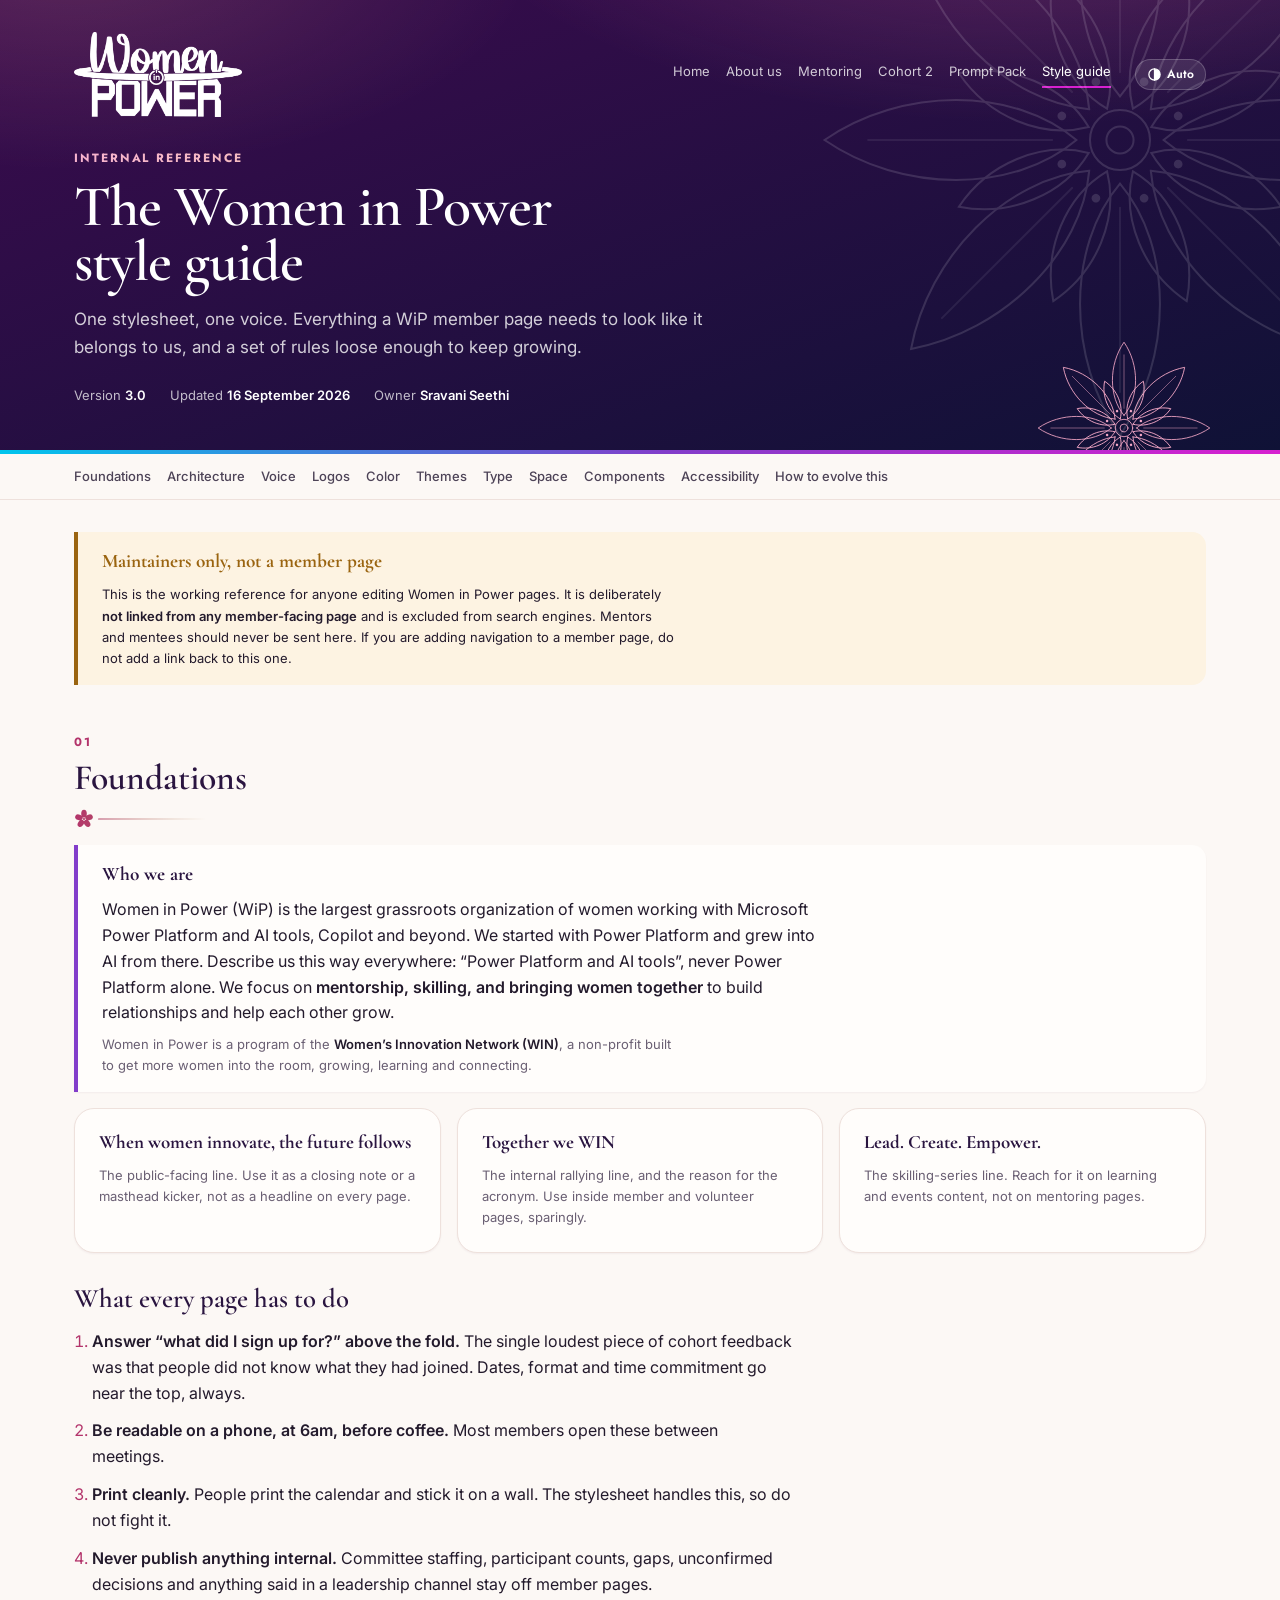
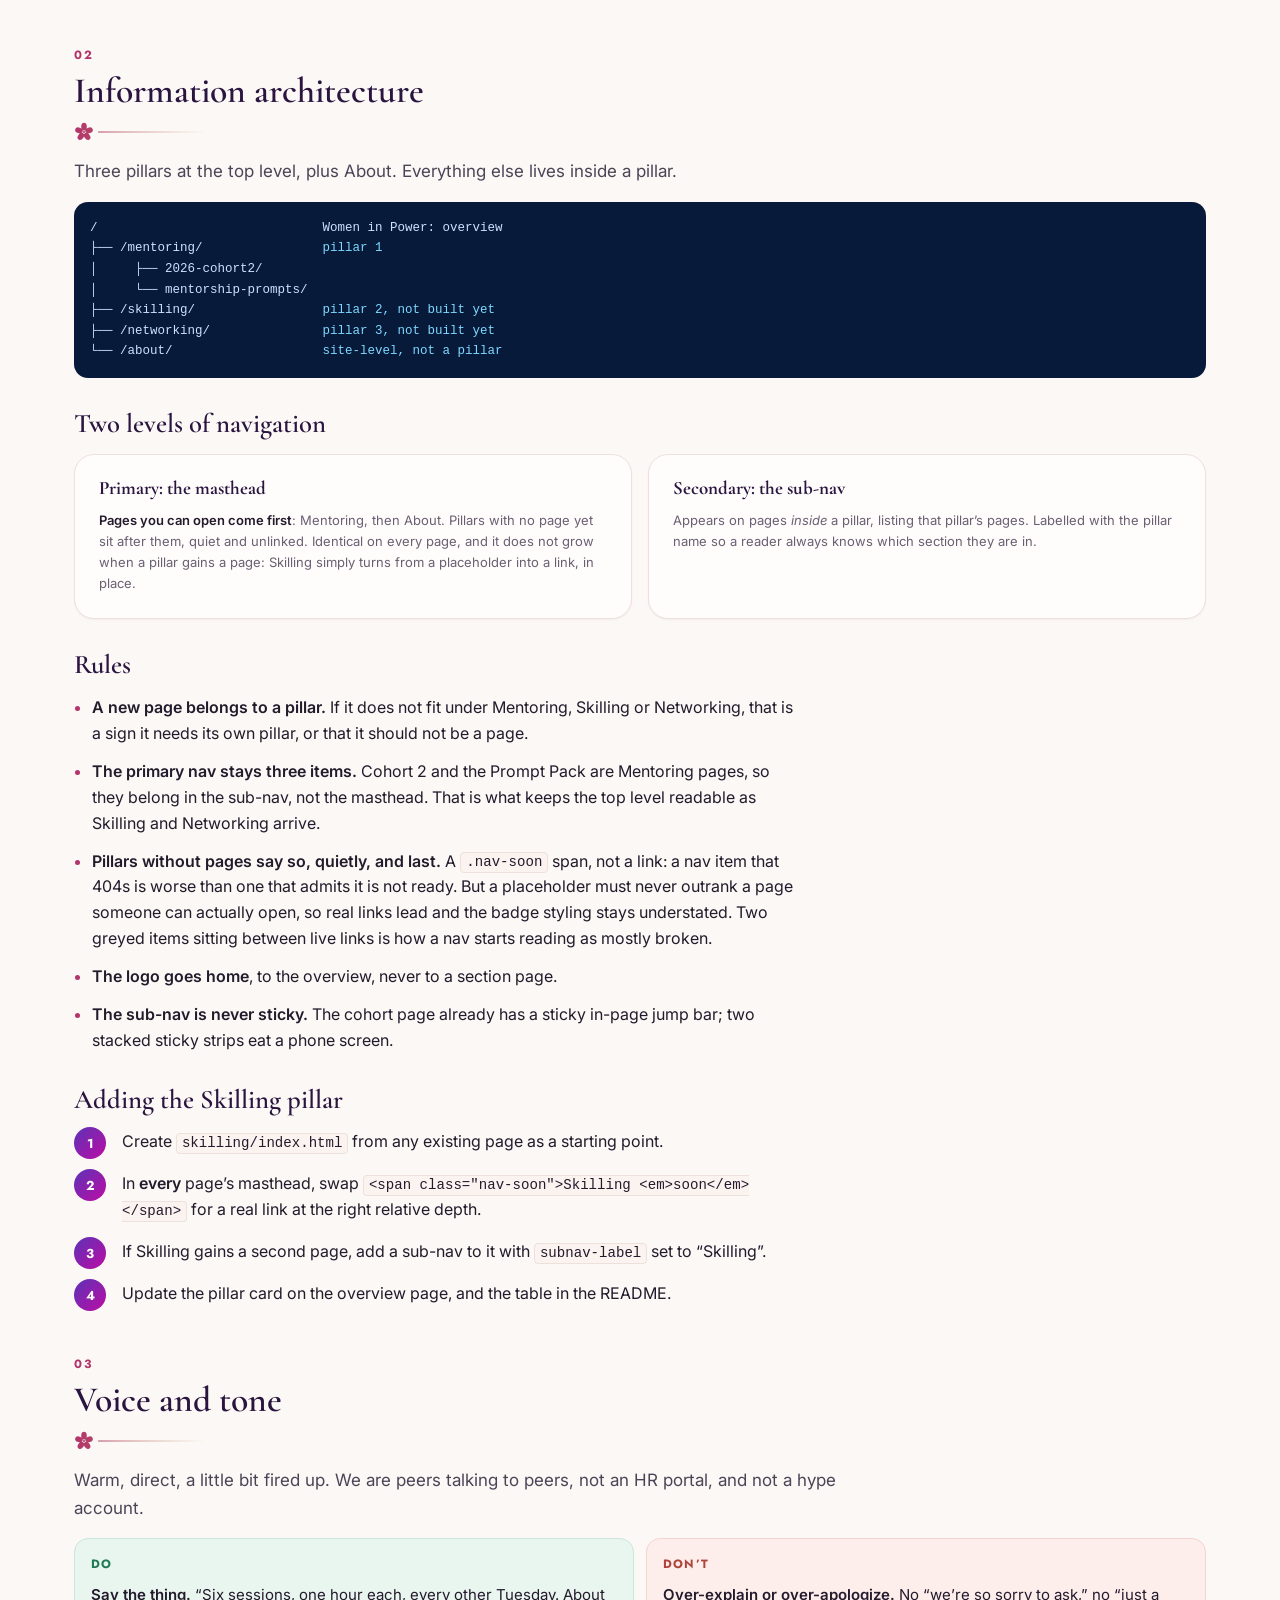
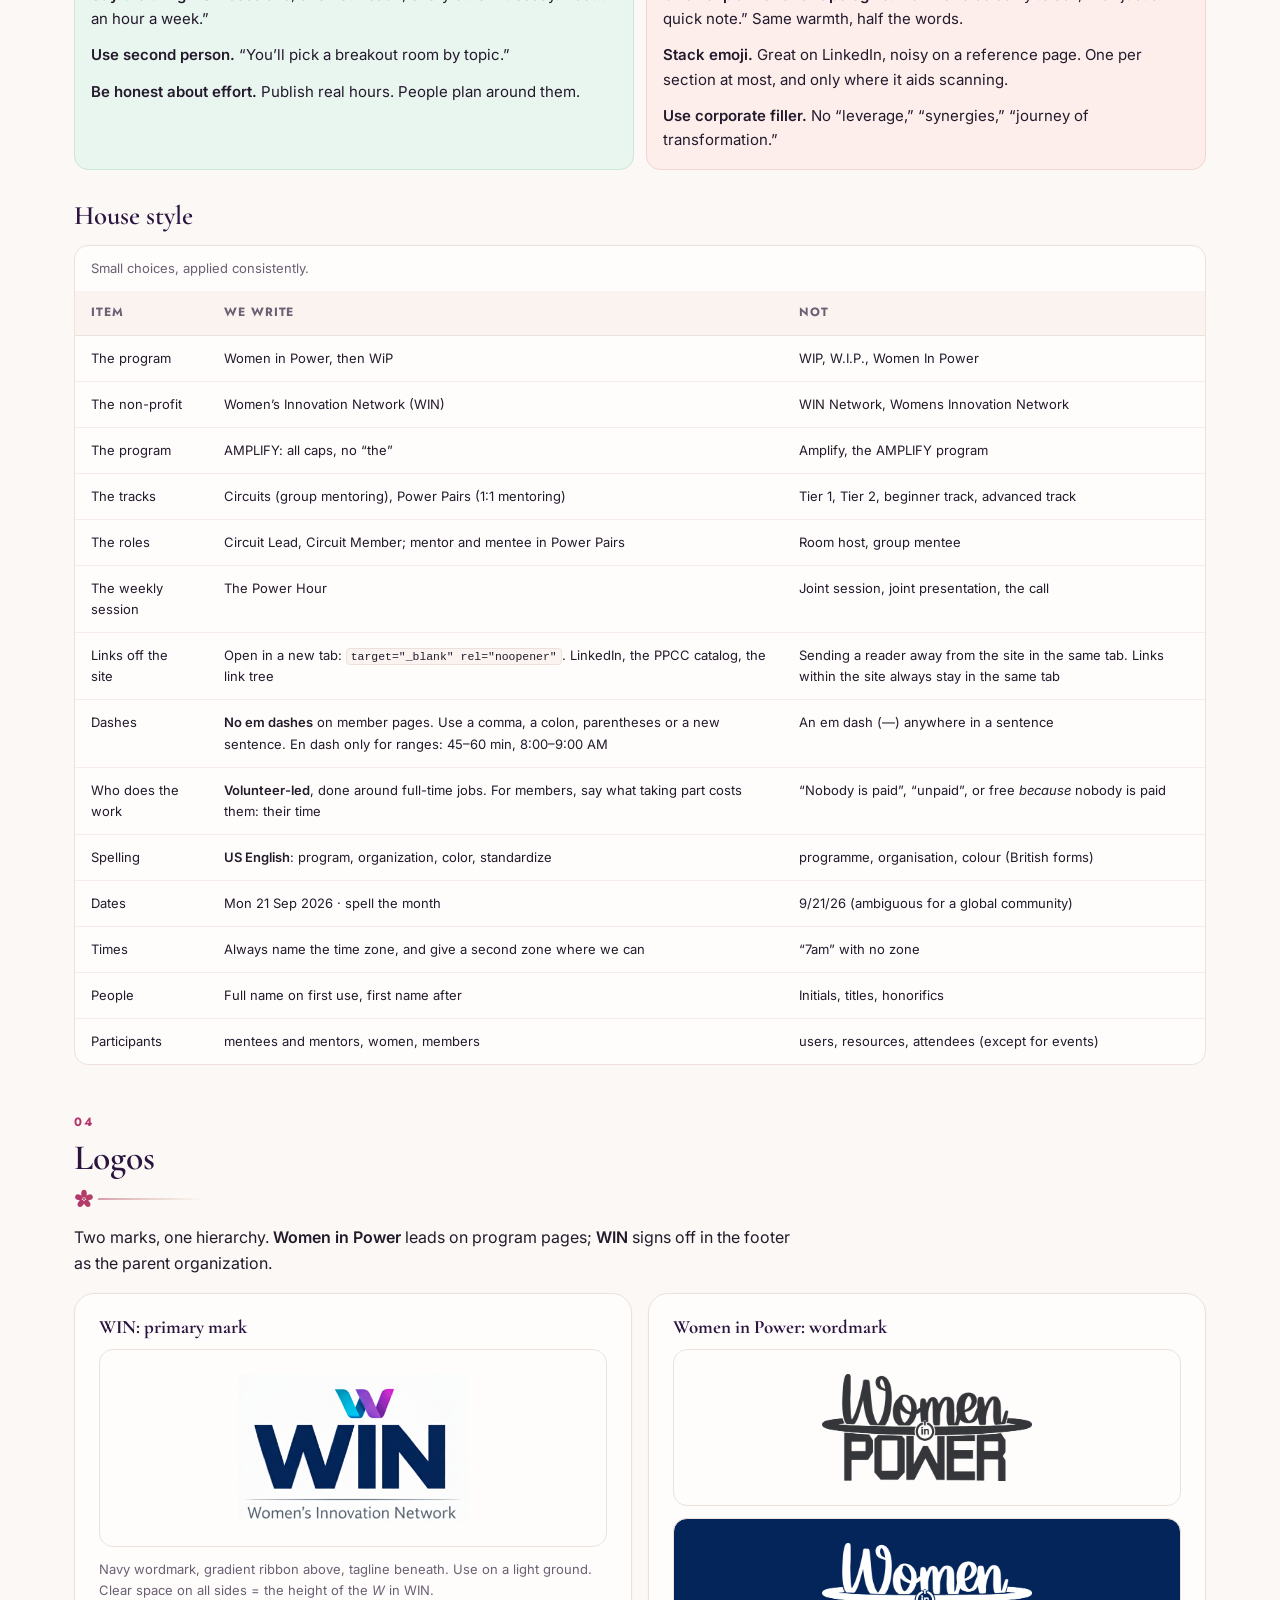
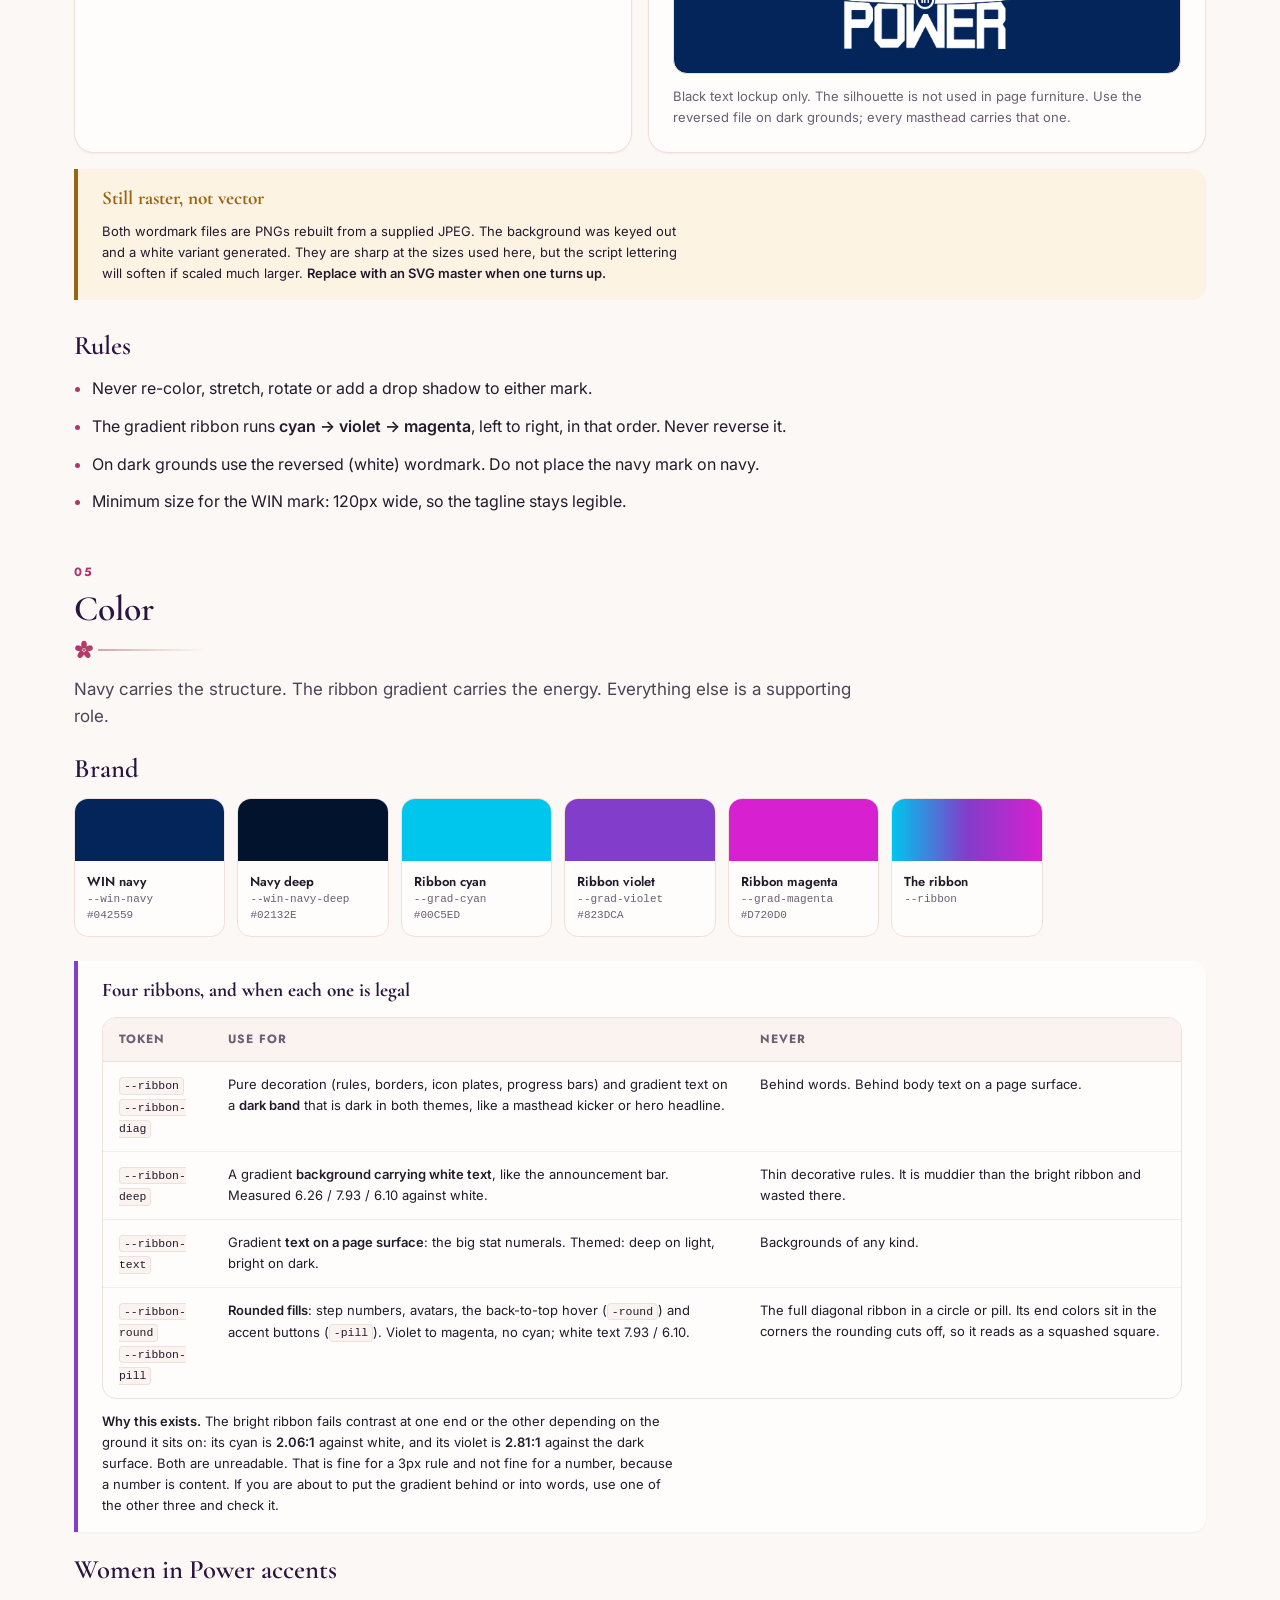
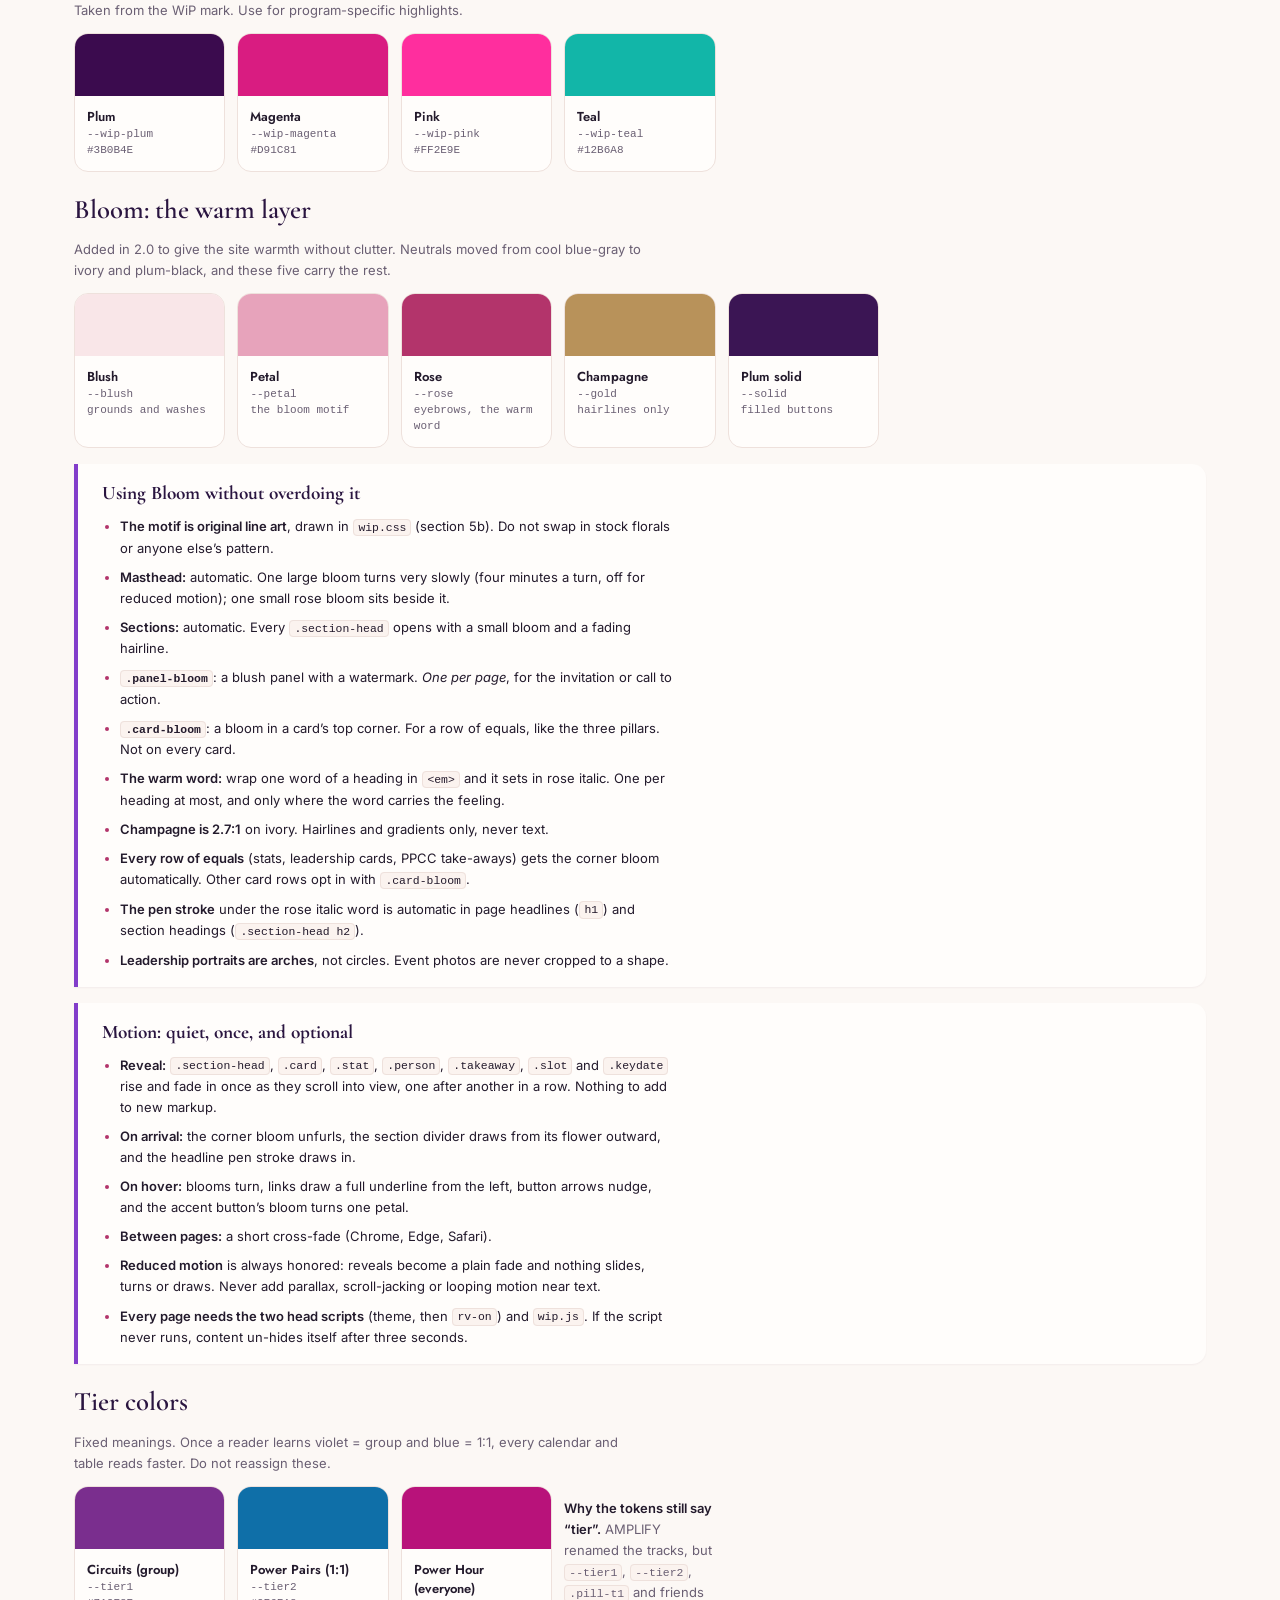
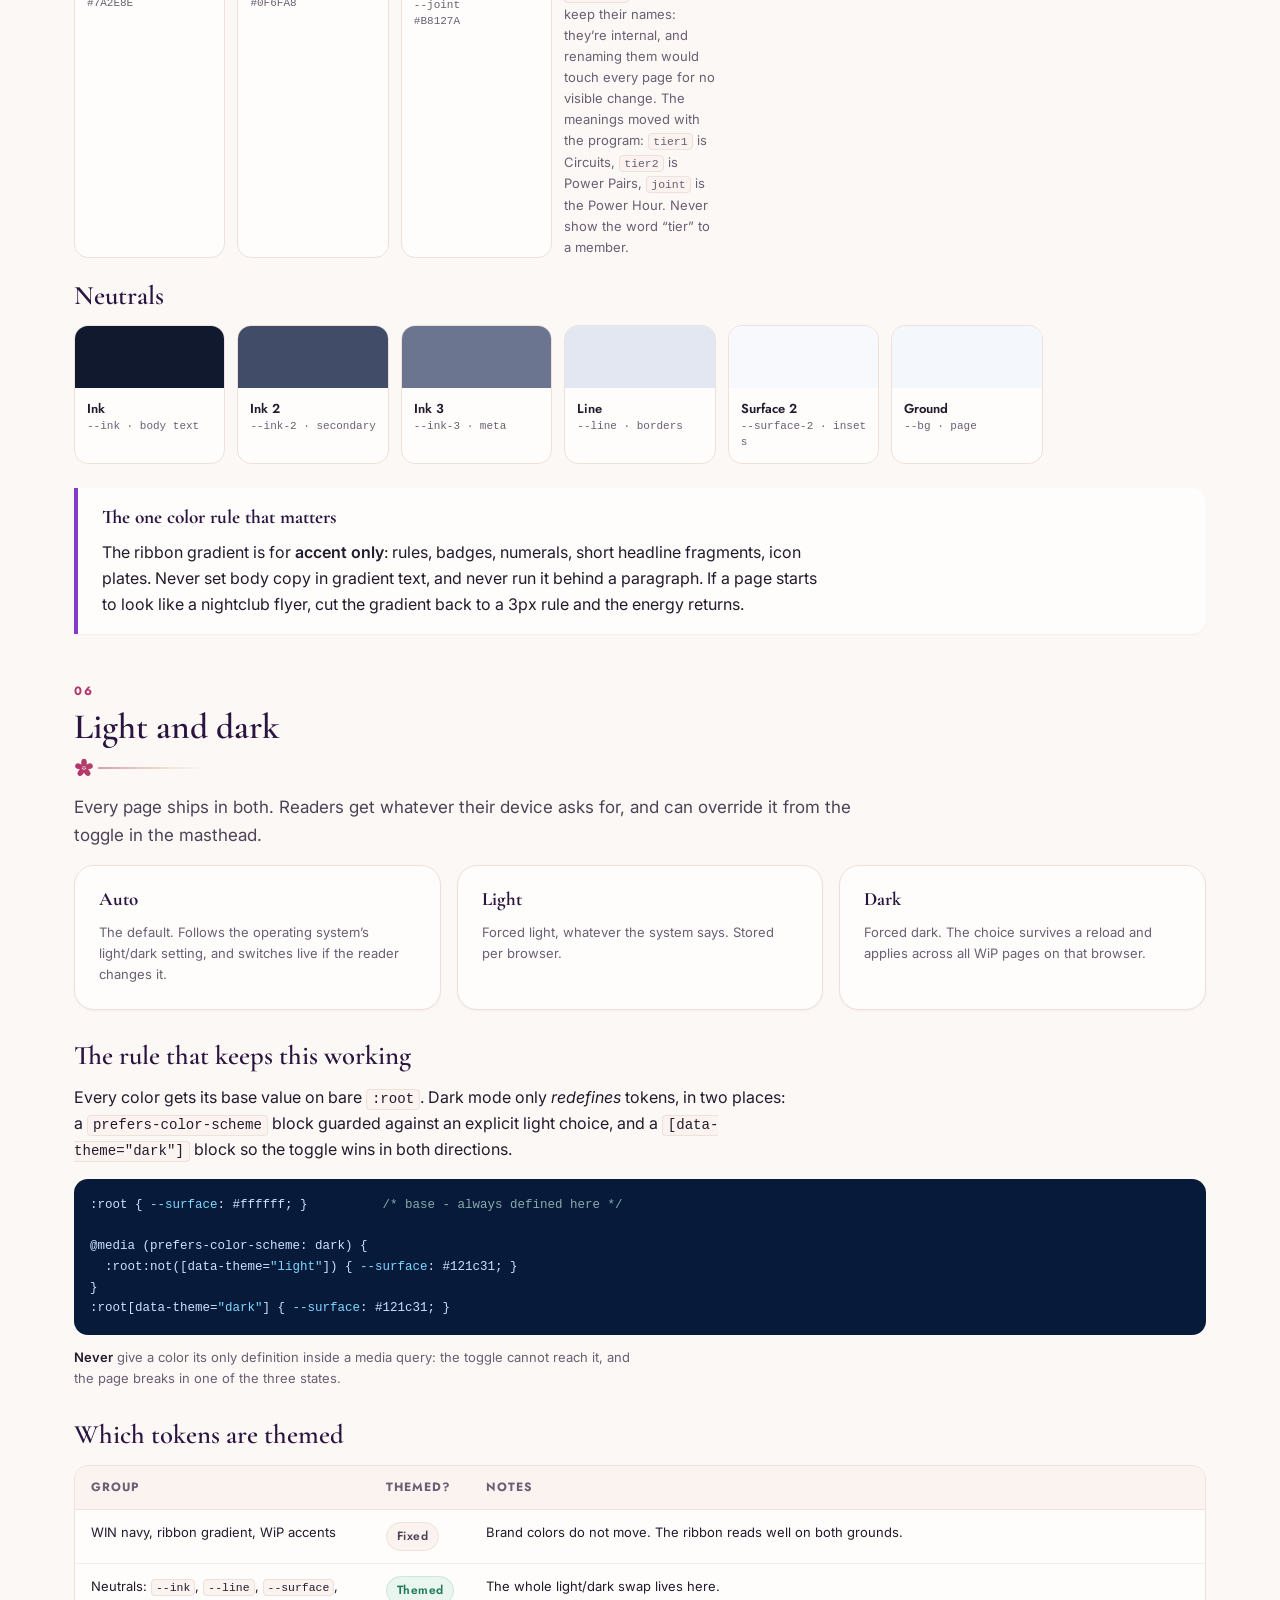
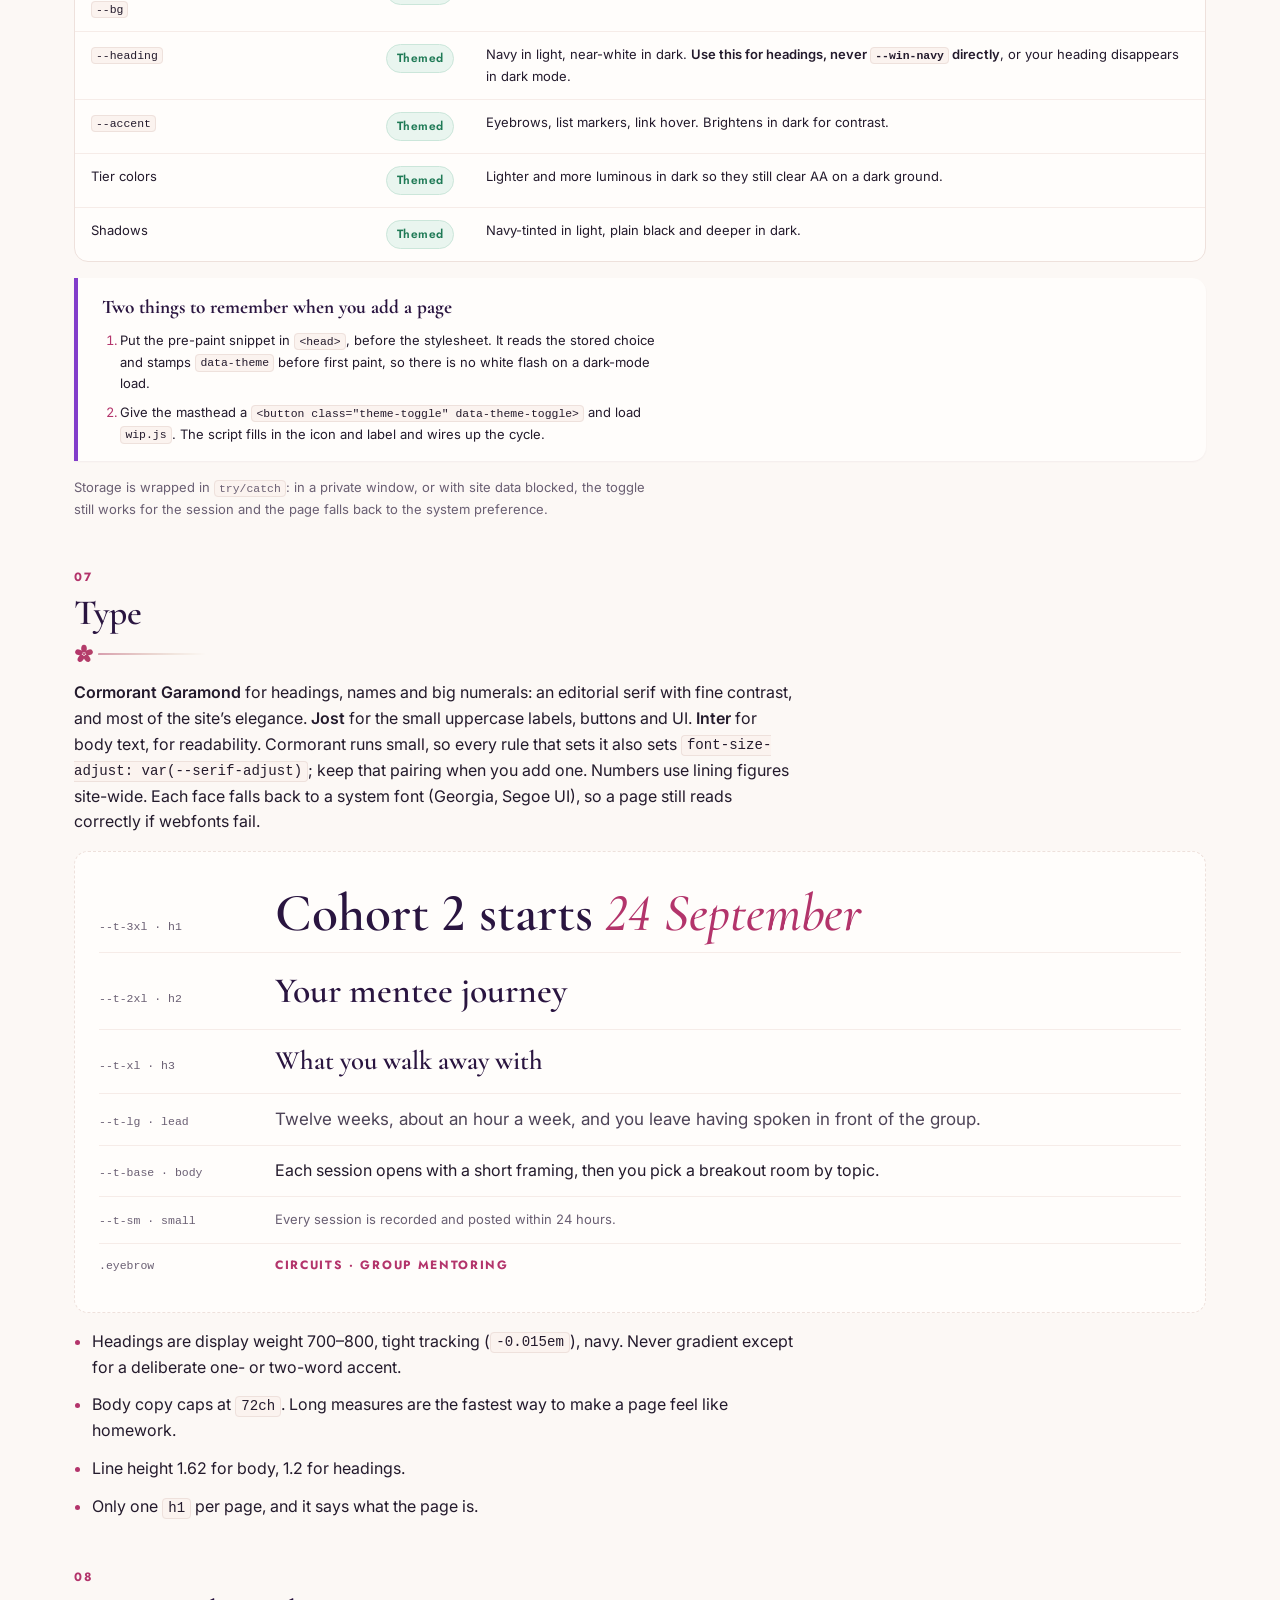
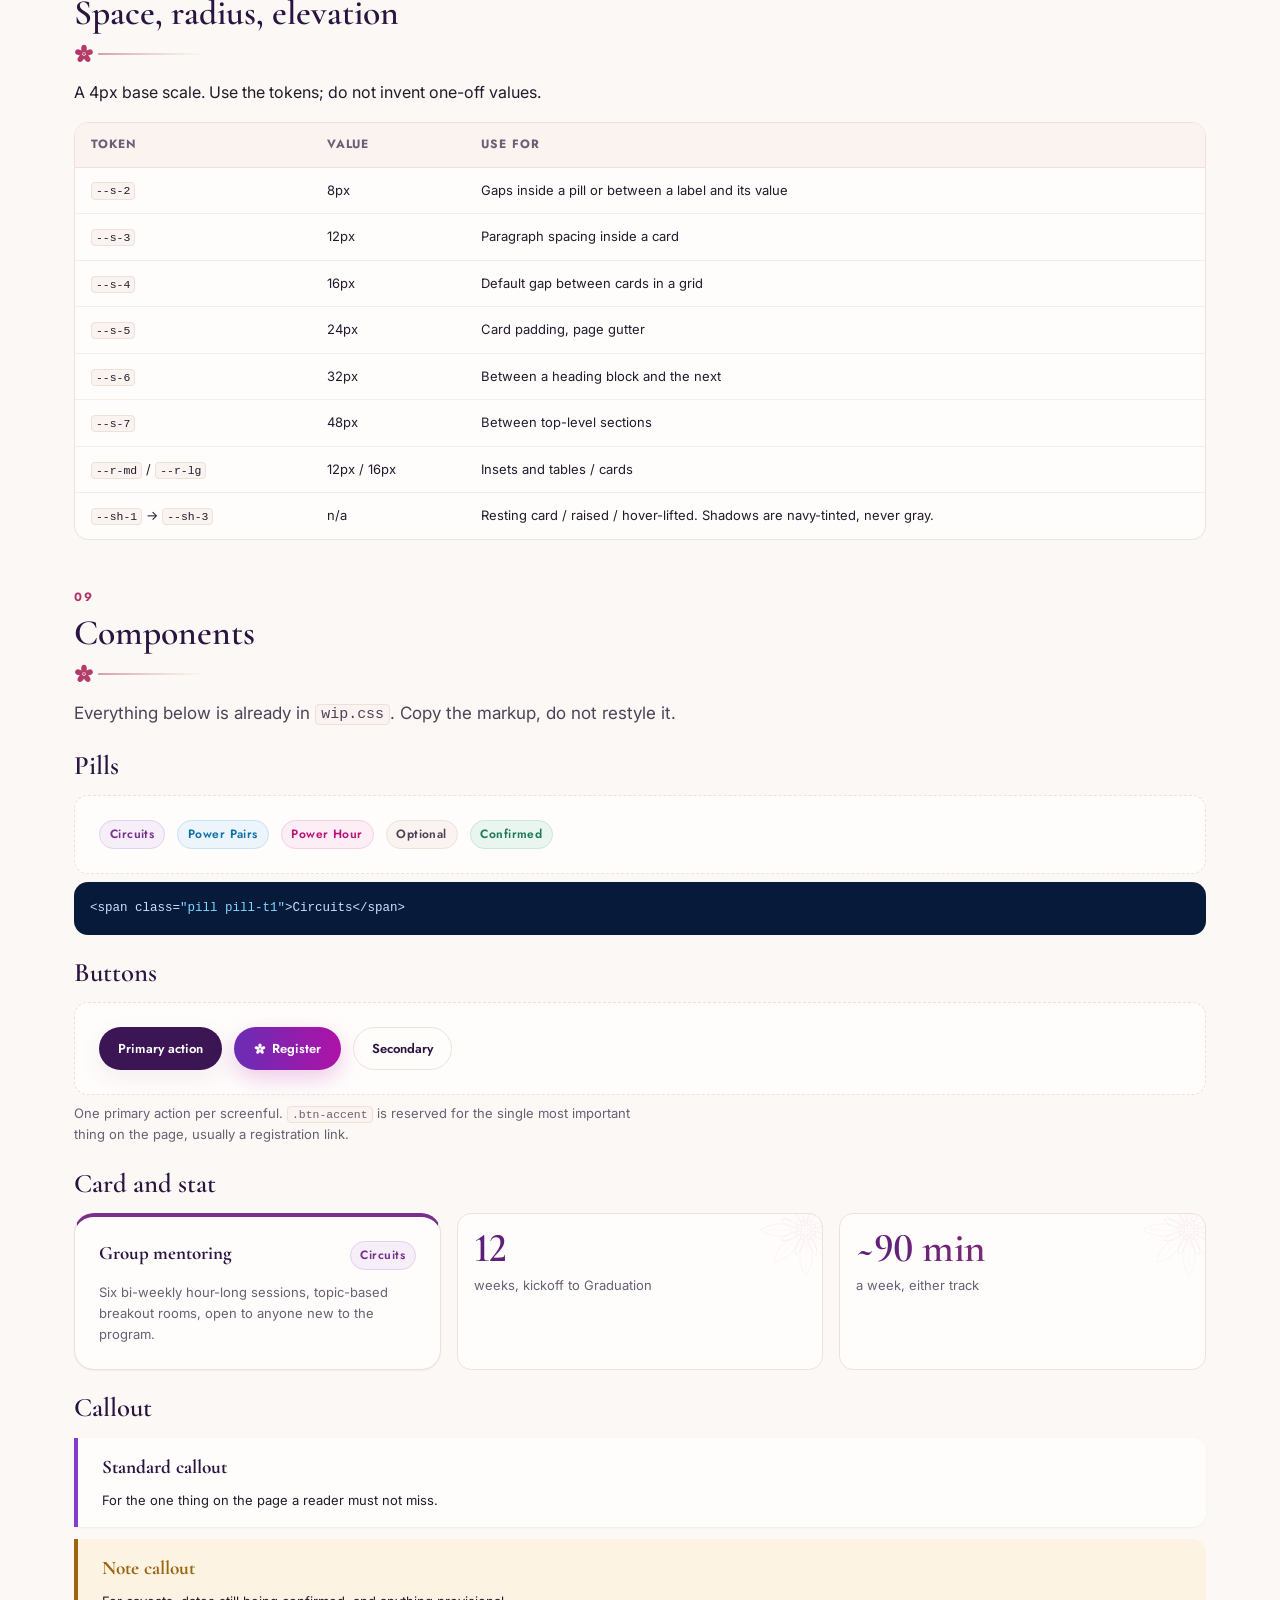
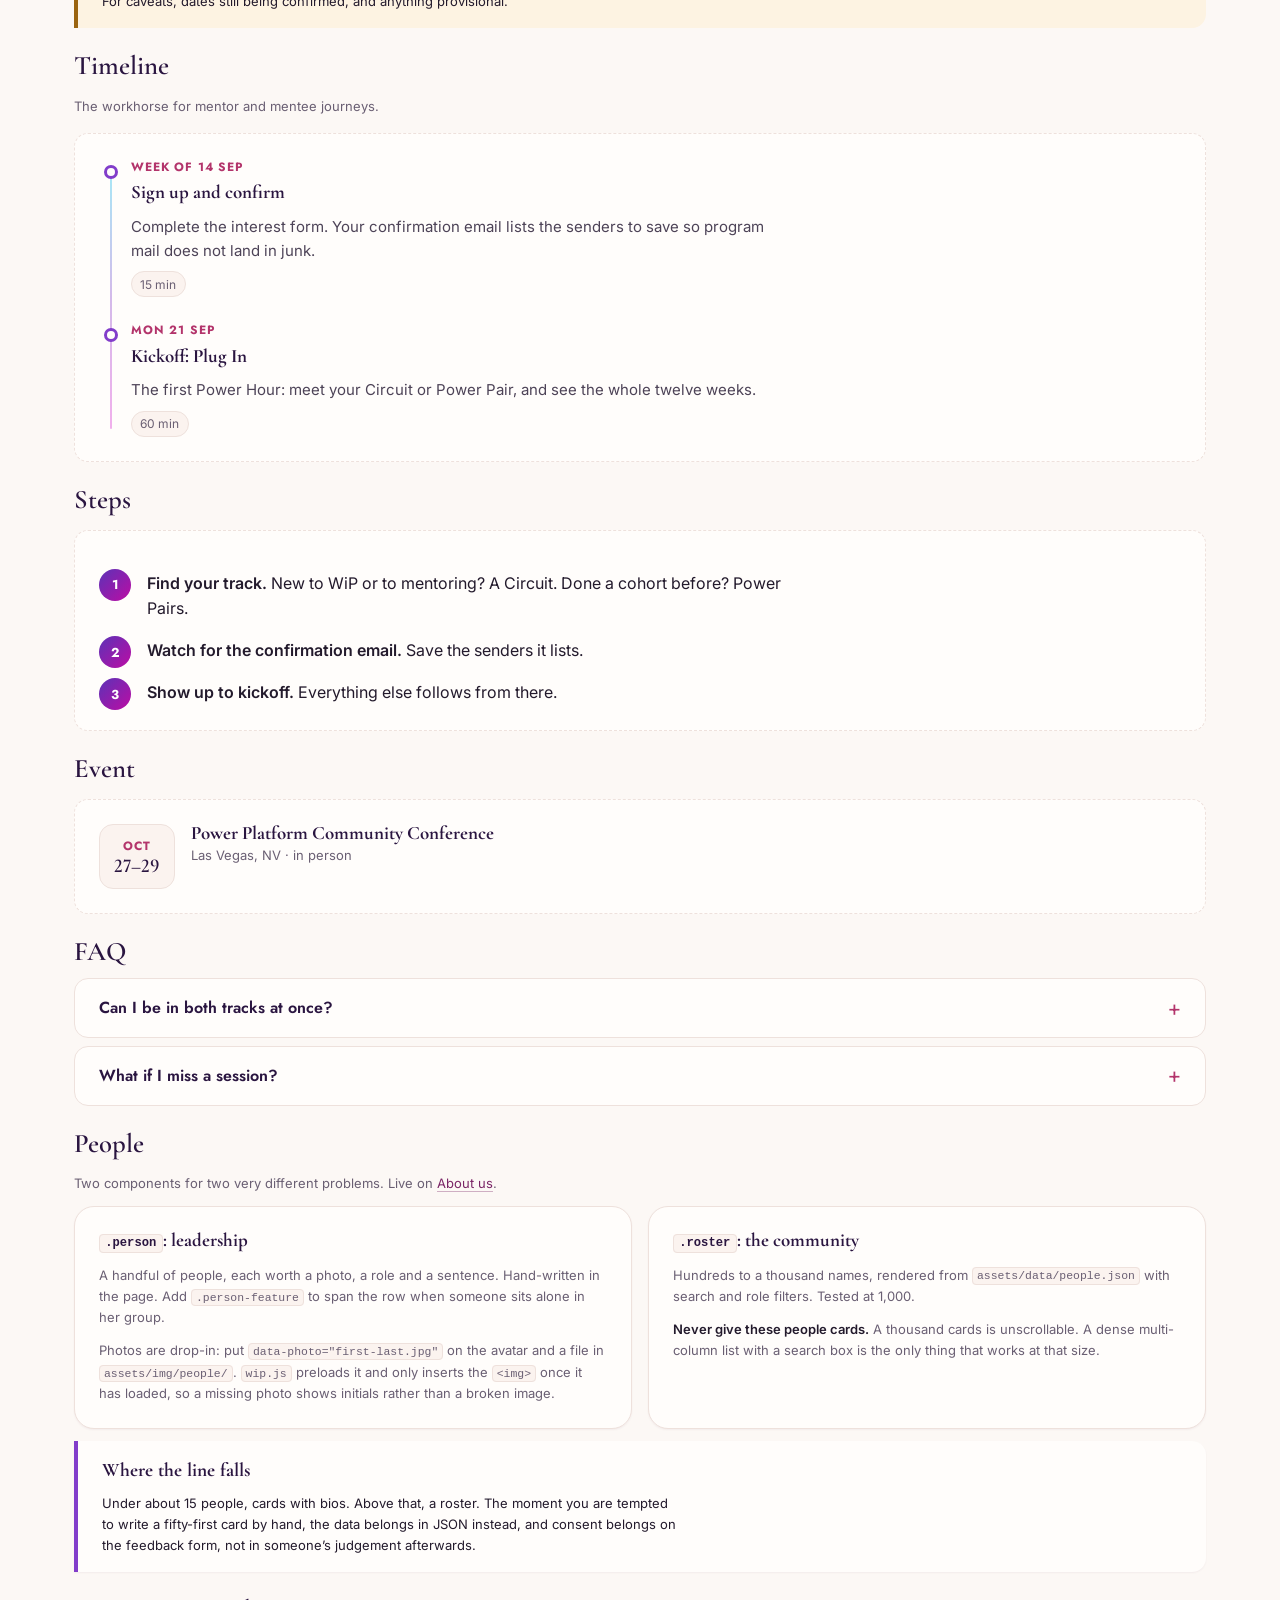
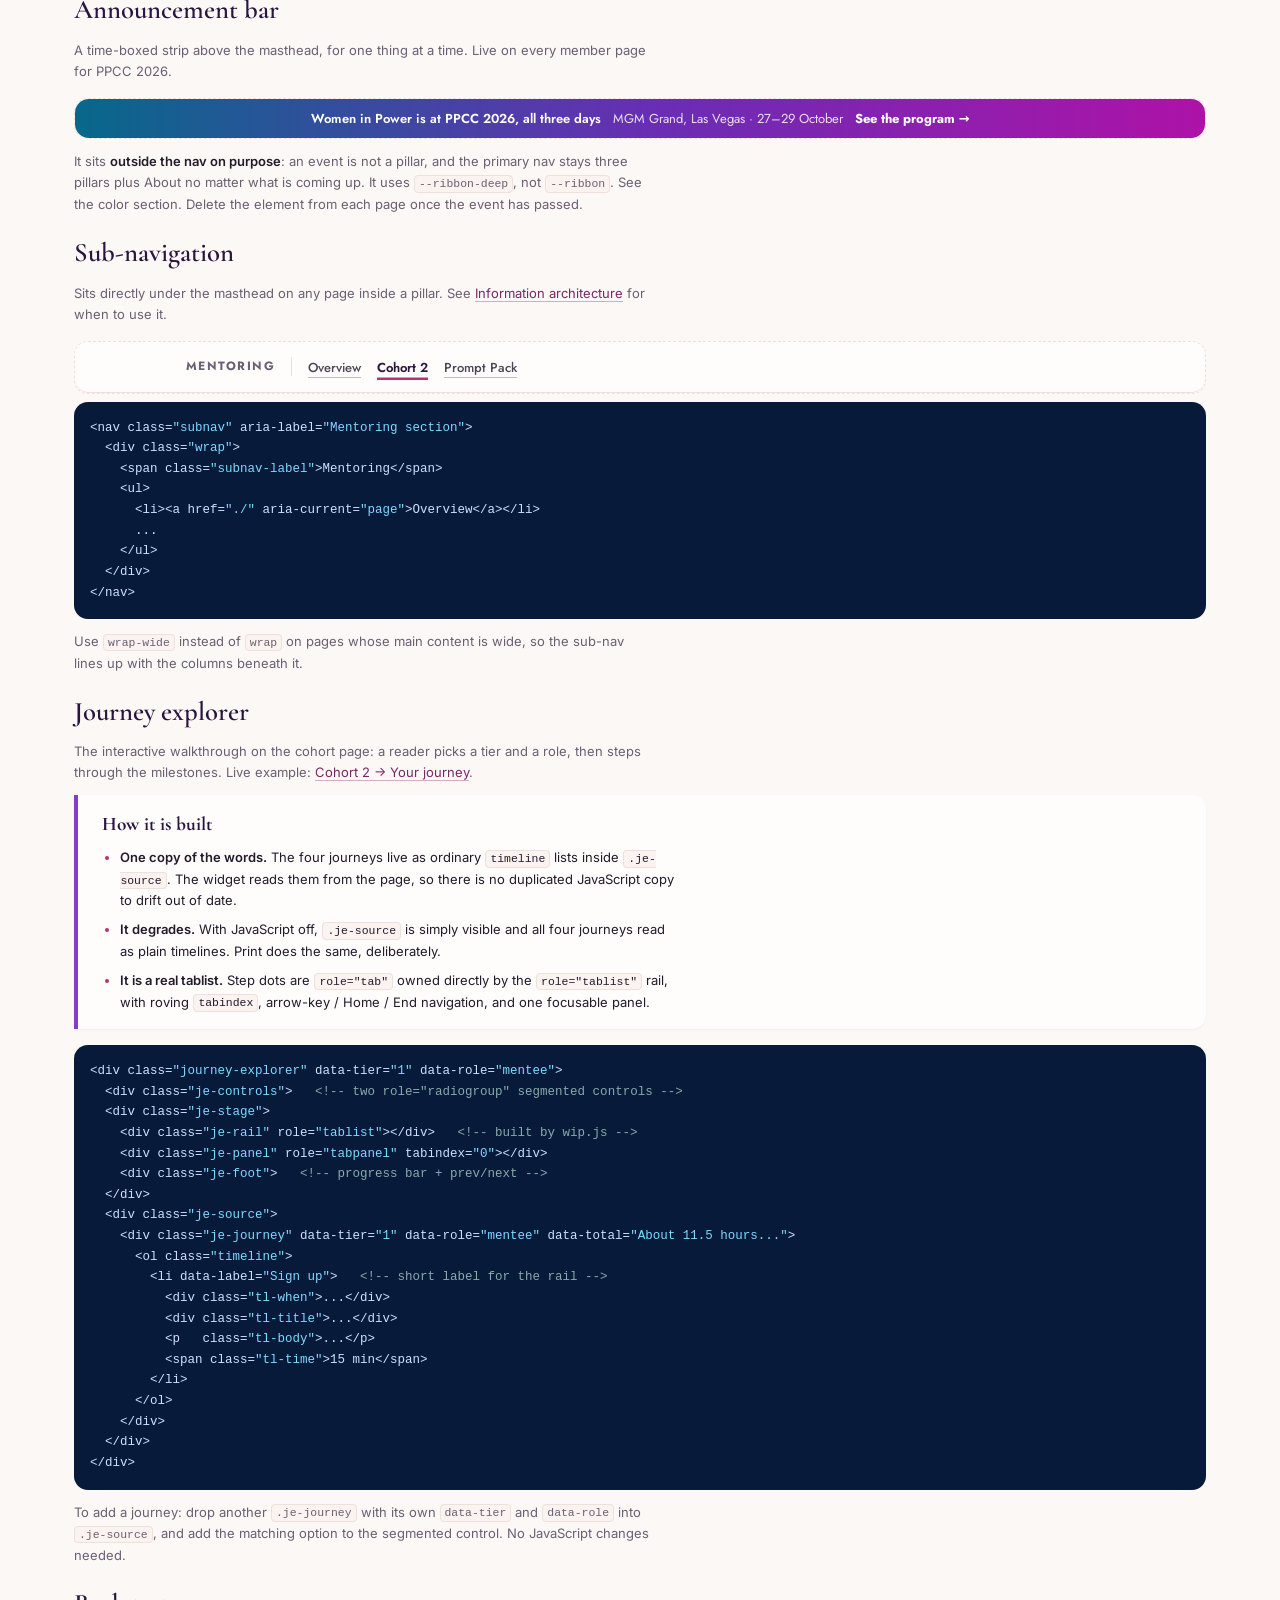
<file: style-guide/index.html>
<!DOCTYPE html>
<html lang="en">
<head>
<meta charset="UTF-8">
<meta name="viewport" content="width=device-width, initial-scale=1">
<title>Style Guide | Women in Power</title>
<meta name="description" content="The living style guide for Women in Power member pages: brand foundations, voice, color, type and components.">
<meta name="robots" content="noindex">
<meta name="theme-color" content="#3b0b4e">
<!-- Apply the reader's stored theme before first paint, so there is no flash. -->
<script>(function(){try{var t=localStorage.getItem('wip-theme');if(t==='light'||t==='dark')document.documentElement.setAttribute('data-theme',t);}catch(e){}})();</script>
<script>document.documentElement.classList.add('rv-on');setTimeout(function(){if(!window.WIP_REVEAL)document.documentElement.classList.remove('rv-on');},3000);</script>
<link rel="preconnect" href="https://fonts.googleapis.com">
<link rel="preconnect" href="https://fonts.gstatic.com" crossorigin>
<link href="https://fonts.googleapis.com/css2?family=Cormorant+Garamond:ital,wght@0,500..700;1,500..700&family=Inter:wght@400;500;600&family=Jost:wght@400..800&display=swap" rel="stylesheet">
<link rel="stylesheet" href="../assets/css/wip.css">
<style>
  /* Style-guide-only presentation. Nothing here belongs in wip.css. */
  .swatches { display: grid; grid-template-columns: repeat(auto-fill, minmax(146px, 1fr)); gap: var(--s-3); }
  .sw { border: 1px solid var(--line); border-radius: var(--r-md); overflow: hidden; background: var(--surface); }
  .sw-chip { height: 62px; }
  .sw-meta { padding: var(--s-3); font-size: var(--t-xs); line-height: 1.45; }
  .sw-name { font-family: var(--font-display); font-weight: 600; color: var(--ink); font-size: var(--t-sm); }
  .sw-var { color: var(--ink-3); font-family: var(--font-mono); font-size: 11px; word-break: break-all; }
  .demo { background: var(--surface); border: 1px dashed var(--line); border-radius: var(--r-md); padding: var(--s-5); }
  .demo + .code { margin-top: var(--s-2); }
  .code {
    background: #071a3a; color: #cfe0ff; border-radius: var(--r-md); padding: var(--s-4);
    font-family: ui-monospace, "Cascadia Code", Consolas, monospace; font-size: 12.5px;
    line-height: 1.65; overflow-x: auto; white-space: pre;
  }
  .code .t { color: #7fd8ff; }
  .type-row { border-bottom: 1px solid var(--line-soft); padding: var(--s-3) 0; display: flex; gap: var(--s-4); align-items: baseline; flex-wrap: wrap; }
  .type-row .lbl { font-family: var(--font-mono); font-size: 11.5px; color: var(--ink-3); flex: none; width: 160px; }
  .rule-list li { margin-top: var(--s-3); }
  .dodont { display: grid; gap: var(--s-3); }
  @media (min-width: 700px) { .dodont { grid-template-columns: 1fr 1fr; } }
  .do, .dont { border-radius: var(--r-md); padding: var(--s-4); font-size: 0.9375rem; }
  .do   { background: var(--ok-wash);     border: 1px solid var(--ok-line); }
  .dont { background: var(--danger-wash); border: 1px solid var(--danger-line); }
  .do .tag, .dont .tag { font-family: var(--font-display); font-size: var(--t-xs); font-weight: 700; letter-spacing: .1em; text-transform: uppercase; display: block; margin-bottom: var(--s-2); }
  .do .tag { color: var(--ok); } .dont .tag { color: var(--danger); }
  .logo-plate { background: var(--surface); border: 1px solid var(--line); border-radius: var(--r-md); padding: var(--s-5); display: grid; place-items: center; min-height: 150px; }
  .logo-plate.dark { background: var(--win-navy); }
  .toc { position: sticky; top: 0; background: var(--sticky-bg); backdrop-filter: blur(8px); border-bottom: 1px solid var(--line); z-index: 20; }
  .toc ul { display: flex; gap: var(--s-4); list-style: none; padding: var(--s-3) 0; margin: 0; overflow-x: auto; font-size: var(--t-sm); max-width: none; }
  .toc li { margin: 0; white-space: nowrap; }
  .toc a { color: var(--ink-2); text-decoration: none; font-weight: 500; }
  .toc a:hover { color: var(--accent); }
</style>
</head>
<body>
<a class="skip-link" href="#main">Skip to content</a>

<header class="masthead" id="top">
  <div class="wrap-wide">
    <div class="masthead-top">
      <a class="lockup" href="../">
        <img class="lockup-img" src="../assets/img/wip-wordmark-reverse.png" alt="Women in Power" width="1200" height="607">
      </a>
      <div class="masthead-right">
        <nav class="masthead-nav" aria-label="Main">
          <a href="../">Home</a>
          <a href="../about/">About us</a>
          <a href="../mentoring/">Mentoring</a>
          <a href="../mentoring/2026-cohort2/">Cohort 2</a>
          <a href="../mentoring/mentorship-prompts/">Prompt Pack</a>
          <a href="./" aria-current="page">Style guide</a>
        </nav>
        <button type="button" class="theme-toggle" data-theme-toggle>Theme</button>
      </div>
    </div>
    <p class="kicker">Internal reference</p>
    <h1>The Women in Power style guide</h1>
    <p class="standfirst">One stylesheet, one voice. Everything a WiP member page needs to look like it belongs to us, and a set of rules loose enough to keep growing.</p>
    <p class="meta"><span>Version <strong>3.0</strong></span><span>Updated <strong>16 September 2026</strong></span><span>Owner <strong>Sravani Seethi</strong></span></p>
  </div>
</header>

<div class="toc">
  <div class="wrap-wide">
    <ul>
      <li><a href="#foundations">Foundations</a></li>
      <li><a href="#ia">Architecture</a></li>
      <li><a href="#voice">Voice</a></li>
      <li><a href="#logos">Logos</a></li>
      <li><a href="#color">Color</a></li>
      <li><a href="#themes">Themes</a></li>
      <li><a href="#type">Type</a></li>
      <li><a href="#space">Space</a></li>
      <li><a href="#components">Components</a></li>
      <li><a href="#a11y">Accessibility</a></li>
      <li><a href="#evolve">How to evolve this</a></li>
    </ul>
  </div>
</div>

<main id="main">
<div class="wrap-wide">

  <div class="callout callout-note" style="margin-top:var(--s-6)">
    <p class="callout-title">Maintainers only, not a member page</p>
    <p class="small">This is the working reference for anyone editing Women in Power pages. It is deliberately <strong>not linked from any member-facing page</strong> and is excluded from search engines. Mentors and mentees should never be sent here. If you are adding navigation to a member page, do not add a link back to this one.</p>
  </div>

  <!-- ============================ FOUNDATIONS ======================== -->
  <section class="section" id="foundations">
    <div class="section-head">
      <p class="eyebrow">01</p>
      <h2>Foundations</h2>
    </div>

    <div class="callout">
      <p class="callout-title">Who we are</p>
      <p>Women in Power (WiP) is the largest grassroots organization of women working with Microsoft Power Platform and AI tools, Copilot and beyond. We started with Power Platform and grew into AI from there. Describe us this way everywhere: &ldquo;Power Platform and AI tools&rdquo;, never Power Platform alone. We focus on <strong>mentorship, skilling, and bringing women together</strong> to build relationships and help each other grow.</p>
      <p class="small muted">Women in Power is a program of the <strong>Women&rsquo;s Innovation Network (WIN)</strong>, a non-profit built to get more women into the room, growing, learning and connecting.</p>
    </div>

    <div class="grid grid-3" style="margin-top: var(--s-4)">
      <div class="card">
        <h4>When women innovate, the future follows</h4>
        <p class="small muted">The public-facing line. Use it as a closing note or a masthead kicker, not as a headline on every page.</p>
      </div>
      <div class="card">
        <h4>Together we WIN</h4>
        <p class="small muted">The internal rallying line, and the reason for the acronym. Use inside member and volunteer pages, sparingly.</p>
      </div>
      <div class="card">
        <h4>Lead. Create. Empower.</h4>
        <p class="small muted">The skilling-series line. Reach for it on learning and events content, not on mentoring pages.</p>
      </div>
    </div>

    <h3 style="margin-top: var(--s-6)">What every page has to do</h3>
    <ol class="rule-list">
      <li><strong>Answer &ldquo;what did I sign up for?&rdquo; above the fold.</strong> The single loudest piece of cohort feedback was that people did not know what they had joined. Dates, format and time commitment go near the top, always.</li>
      <li><strong>Be readable on a phone, at 6am, before coffee.</strong> Most members open these between meetings.</li>
      <li><strong>Print cleanly.</strong> People print the calendar and stick it on a wall. The stylesheet handles this, so do not fight it.</li>
      <li><strong>Never publish anything internal.</strong> Committee staffing, participant counts, gaps, unconfirmed decisions and anything said in a leadership channel stay off member pages.</li>
    </ol>
  </section>

  <!-- ================================ IA ============================= -->
  <section class="section" id="ia">
    <div class="section-head">
      <p class="eyebrow">02</p>
      <h2>Information architecture</h2>
    </div>
    <p class="lead">Three pillars at the top level, plus About. Everything else lives inside a pillar.</p>

    <div class="code">/                              Women in Power: overview
&#9500;&#9472;&#9472; /mentoring/                <span class="t">pillar 1</span>
&#9474;     &#9500;&#9472;&#9472; 2026-cohort2/
&#9474;     &#9492;&#9472;&#9472; mentorship-prompts/
&#9500;&#9472;&#9472; /skilling/                 <span class="t">pillar 2, not built yet</span>
&#9500;&#9472;&#9472; /networking/               <span class="t">pillar 3, not built yet</span>
&#9492;&#9472;&#9472; /about/                    <span class="t">site-level, not a pillar</span></div>

    <h3 style="margin-top:var(--s-6)">Two levels of navigation</h3>
    <div class="grid grid-2" style="margin-top:var(--s-4)">
      <div class="card">
        <h4>Primary: the masthead</h4>
        <p class="small muted"><strong>Pages you can open come first</strong>: Mentoring, then About. Pillars with no page yet sit after them, quiet and unlinked. Identical on every page, and it does not grow when a pillar gains a page: Skilling simply turns from a placeholder into a link, in place.</p>
      </div>
      <div class="card">
        <h4>Secondary: the sub-nav</h4>
        <p class="small muted">Appears on pages <em>inside</em> a pillar, listing that pillar&rsquo;s pages. Labelled with the pillar name so a reader always knows which section they are in.</p>
      </div>
    </div>

    <h3 style="margin-top:var(--s-6)">Rules</h3>
    <ul class="rule-list">
      <li><strong>A new page belongs to a pillar.</strong> If it does not fit under Mentoring, Skilling or Networking, that is a sign it needs its own pillar, or that it should not be a page.</li>
      <li><strong>The primary nav stays three items.</strong> Cohort 2 and the Prompt Pack are Mentoring pages, so they belong in the sub-nav, not the masthead. That is what keeps the top level readable as Skilling and Networking arrive.</li>
      <li><strong>Pillars without pages say so, quietly, and last.</strong> A <code>.nav-soon</code> span, not a link: a nav item that 404s is worse than one that admits it is not ready. But a placeholder must never outrank a page someone can actually open, so real links lead and the badge styling stays understated. Two greyed items sitting between live links is how a nav starts reading as mostly broken.</li>
      <li><strong>The logo goes home</strong>, to the overview, never to a section page.</li>
      <li><strong>The sub-nav is never sticky.</strong> The cohort page already has a sticky in-page jump bar; two stacked sticky strips eat a phone screen.</li>
    </ul>

    <h3 style="margin-top:var(--s-6)">Adding the Skilling pillar</h3>
    <ol class="steps">
      <li>Create <code>skilling/index.html</code> from any existing page as a starting point.</li>
      <li>In <strong>every</strong> page&rsquo;s masthead, swap <code>&lt;span class="nav-soon"&gt;Skilling &lt;em&gt;soon&lt;/em&gt;&lt;/span&gt;</code> for a real link at the right relative depth.</li>
      <li>If Skilling gains a second page, add a sub-nav to it with <code>subnav-label</code> set to &ldquo;Skilling&rdquo;.</li>
      <li>Update the pillar card on the overview page, and the table in the README.</li>
    </ol>
  </section>

  <!-- ============================== VOICE ============================ -->
  <section class="section" id="voice">
    <div class="section-head">
      <p class="eyebrow">03</p>
      <h2>Voice and tone</h2>
    </div>
    <p class="lead">Warm, direct, a little bit fired up. We are peers talking to peers, not an HR portal, and not a hype account.</p>

    <div class="dodont" style="margin-top: var(--s-4)">
      <div class="do">
        <span class="tag">Do</span>
        <p><strong>Say the thing.</strong> &ldquo;Six sessions, one hour each, every other Tuesday. About an hour a week.&rdquo;</p>
        <p style="margin-top:var(--s-3)"><strong>Use second person.</strong> &ldquo;You&rsquo;ll pick a breakout room by topic.&rdquo;</p>
        <p style="margin-top:var(--s-3)"><strong>Be honest about effort.</strong> Publish real hours. People plan around them.</p>
      </div>
      <div class="dont">
        <span class="tag">Don&rsquo;t</span>
        <p><strong>Over-explain or over-apologize.</strong> No &ldquo;we&rsquo;re so sorry to ask,&rdquo; no &ldquo;just a quick note.&rdquo; Same warmth, half the words.</p>
        <p style="margin-top:var(--s-3)"><strong>Stack emoji.</strong> Great on LinkedIn, noisy on a reference page. One per section at most, and only where it aids scanning.</p>
        <p style="margin-top:var(--s-3)"><strong>Use corporate filler.</strong> No &ldquo;leverage,&rdquo; &ldquo;synergies,&rdquo; &ldquo;journey of transformation.&rdquo;</p>
      </div>
    </div>

    <h3 style="margin-top: var(--s-6)">House style</h3>
    <div class="table-scroll">
      <table>
        <caption>Small choices, applied consistently.</caption>
        <thead><tr><th>Item</th><th>We write</th><th>Not</th></tr></thead>
        <tbody>
          <tr><td>The program</td><td>Women in Power, then WiP</td><td>WIP, W.I.P., Women In Power</td></tr>
          <tr><td>The non-profit</td><td>Women&rsquo;s Innovation Network (WIN)</td><td>WIN Network, Womens Innovation Network</td></tr>
          <tr><td>The program</td><td>AMPLIFY: all caps, no &ldquo;the&rdquo;</td><td>Amplify, the AMPLIFY program</td></tr>
          <tr><td>The tracks</td><td>Circuits (group mentoring), Power Pairs (1:1 mentoring)</td><td>Tier 1, Tier 2, beginner track, advanced track</td></tr>
          <tr><td>The roles</td><td>Circuit Lead, Circuit Member; mentor and mentee in Power Pairs</td><td>Room host, group mentee</td></tr>
          <tr><td>The weekly session</td><td>The Power Hour</td><td>Joint session, joint presentation, the call</td></tr>
          <tr><td>Links off the site</td><td>Open in a new tab: <code>target="_blank" rel="noopener"</code>. LinkedIn, the PPCC catalog, the link tree</td><td>Sending a reader away from the site in the same tab. Links within the site always stay in the same tab</td></tr>
          <tr><td>Dashes</td><td><strong>No em dashes</strong> on member pages. Use a comma, a colon, parentheses or a new sentence. En dash only for ranges: 45&ndash;60 min, 8:00&ndash;9:00 AM</td><td>An em dash (&mdash;) anywhere in a sentence</td></tr>
          <tr><td>Who does the work</td><td><strong>Volunteer-led</strong>, done around full-time jobs. For members, say what taking part costs them: their time</td><td>&ldquo;Nobody is paid&rdquo;, &ldquo;unpaid&rdquo;, or free <em>because</em> nobody is paid</td></tr>
          <tr><td>Spelling</td><td><strong>US English</strong>: program, organization, color, standardize</td><td>programme, organisation, colour (British forms)</td></tr>
          <tr><td>Dates</td><td>Mon 21 Sep 2026 &middot; spell the month</td><td>9/21/26 (ambiguous for a global community)</td></tr>
          <tr><td>Times</td><td>Always name the time zone, and give a second zone where we can</td><td>&ldquo;7am&rdquo; with no zone</td></tr>
          <tr><td>People</td><td>Full name on first use, first name after</td><td>Initials, titles, honorifics</td></tr>
          <tr><td>Participants</td><td>mentees and mentors, women, members</td><td>users, resources, attendees (except for events)</td></tr>
        </tbody>
      </table>
    </div>
  </section>

  <!-- ============================== LOGOS ============================ -->
  <section class="section" id="logos">
    <div class="section-head">
      <p class="eyebrow">04</p>
      <h2>Logos</h2>
    </div>
    <p>Two marks, one hierarchy. <strong>Women in Power</strong> leads on program pages; <strong>WIN</strong> signs off in the footer as the parent organization.</p>

    <div class="grid grid-2" style="margin-top: var(--s-4)">
      <div class="card">
        <h4>WIN: primary mark</h4>
        <div class="logo-plate" style="margin-top:var(--s-3)">
          <img src="../assets/img/win-logo.png" alt="Women's Innovation Network (WIN)" style="width:230px">
        </div>
        <p class="small muted">Navy wordmark, gradient ribbon above, tagline beneath. Use on a light ground. Clear space on all sides = the height of the <em>W</em> in WIN.</p>
      </div>
      <div class="card">
        <h4>Women in Power: wordmark</h4>
        <div class="logo-plate" style="margin-top:var(--s-3)">
          <img src="../assets/img/wip-wordmark.png" alt="Women in Power" style="width:210px">
        </div>
        <div class="logo-plate dark" style="margin-top:var(--s-3)">
          <img src="../assets/img/wip-wordmark-reverse.png" alt="Women in Power, reversed" style="width:210px">
        </div>
        <p class="small muted">Black text lockup only. The silhouette is not used in page furniture. Use the reversed file on dark grounds; every masthead carries that one.</p>
      </div>
    </div>

    <div class="callout callout-note" style="margin-top: var(--s-4)">
      <p class="callout-title">Still raster, not vector</p>
      <p class="small">Both wordmark files are PNGs rebuilt from a supplied JPEG. The background was keyed out and a white variant generated. They are sharp at the sizes used here, but the script lettering will soften if scaled much larger. <strong>Replace with an SVG master when one turns up.</strong></p>
    </div>

    <h3 style="margin-top: var(--s-6)">Rules</h3>
    <ul class="rule-list">
      <li>Never re-color, stretch, rotate or add a drop shadow to either mark.</li>
      <li>The gradient ribbon runs <strong>cyan &rarr; violet &rarr; magenta</strong>, left to right, in that order. Never reverse it.</li>
      <li>On dark grounds use the reversed (white) wordmark. Do not place the navy mark on navy.</li>
      <li>Minimum size for the WIN mark: 120px wide, so the tagline stays legible.</li>
    </ul>
  </section>

  <!-- ============================== COLOUR =========================== -->
  <section class="section" id="color">
    <div class="section-head">
      <p class="eyebrow">05</p>
      <h2>Color</h2>
    </div>
    <p class="lead">Navy carries the structure. The ribbon gradient carries the energy. Everything else is a supporting role.</p>

    <h3 style="margin-top: var(--s-5)">Brand</h3>
    <div class="swatches">
      <div class="sw"><div class="sw-chip" style="background:#042559"></div><div class="sw-meta"><div class="sw-name">WIN navy</div><div class="sw-var">--win-navy<br>#042559</div></div></div>
      <div class="sw"><div class="sw-chip" style="background:#02132e"></div><div class="sw-meta"><div class="sw-name">Navy deep</div><div class="sw-var">--win-navy-deep<br>#02132E</div></div></div>
      <div class="sw"><div class="sw-chip" style="background:#00c5ed"></div><div class="sw-meta"><div class="sw-name">Ribbon cyan</div><div class="sw-var">--grad-cyan<br>#00C5ED</div></div></div>
      <div class="sw"><div class="sw-chip" style="background:#823dca"></div><div class="sw-meta"><div class="sw-name">Ribbon violet</div><div class="sw-var">--grad-violet<br>#823DCA</div></div></div>
      <div class="sw"><div class="sw-chip" style="background:#d720d0"></div><div class="sw-meta"><div class="sw-name">Ribbon magenta</div><div class="sw-var">--grad-magenta<br>#D720D0</div></div></div>
      <div class="sw"><div class="sw-chip" style="background:linear-gradient(90deg,#00c5ed,#823dca,#d720d0)"></div><div class="sw-meta"><div class="sw-name">The ribbon</div><div class="sw-var">--ribbon</div></div></div>
    </div>

    <div class="callout" style="margin-top:var(--s-5)">
      <p class="callout-title">Four ribbons, and when each one is legal</p>
      <div class="table-scroll" style="margin-top:var(--s-3)">
        <table>
          <thead><tr><th>Token</th><th>Use for</th><th>Never</th></tr></thead>
          <tbody>
            <tr>
              <td><code>--ribbon</code><br><code>--ribbon-diag</code></td>
              <td>Pure decoration (rules, borders, icon plates, progress bars) and gradient text on a <strong>dark band</strong> that is dark in both themes, like a masthead kicker or hero headline.</td>
              <td>Behind words. Behind body text on a page surface.</td>
            </tr>
            <tr>
              <td><code>--ribbon-deep</code></td>
              <td>A gradient <strong>background carrying white text</strong>, like the announcement bar. Measured 6.26 / 7.93 / 6.10 against white.</td>
              <td>Thin decorative rules. It is muddier than the bright ribbon and wasted there.</td>
            </tr>
            <tr>
              <td><code>--ribbon-text</code></td>
              <td>Gradient <strong>text on a page surface</strong>: the big stat numerals. Themed: deep on light, bright on dark.</td>
              <td>Backgrounds of any kind.</td>
            </tr>
            <tr>
              <td><code>--ribbon-round</code><br><code>--ribbon-pill</code></td>
              <td><strong>Rounded fills</strong>: step numbers, avatars, the back-to-top hover (<code>-round</code>) and accent buttons (<code>-pill</code>). Violet to magenta, no cyan; white text 7.93 / 6.10.</td>
              <td>The full diagonal ribbon in a circle or pill. Its end colors sit in the corners the rounding cuts off, so it reads as a squashed square.</td>
            </tr>
          </tbody>
        </table>
      </div>
      <p class="small" style="margin-top:var(--s-3)"><strong>Why this exists.</strong> The bright ribbon fails contrast at one end or the other depending on the ground it sits on: its cyan is <strong>2.06:1</strong> against white, and its violet is <strong>2.81:1</strong> against the dark surface. Both are unreadable. That is fine for a 3px rule and not fine for a number, because a number is content. If you are about to put the gradient behind or into words, use one of the other three and check it.</p>
    </div>

    <h3 style="margin-top: var(--s-5)">Women in Power accents</h3>
    <p class="small muted">Taken from the WiP mark. Use for program-specific highlights.</p>
    <div class="swatches" style="margin-top:var(--s-3)">
      <div class="sw"><div class="sw-chip" style="background:#3b0b4e"></div><div class="sw-meta"><div class="sw-name">Plum</div><div class="sw-var">--wip-plum<br>#3B0B4E</div></div></div>
      <div class="sw"><div class="sw-chip" style="background:#d91c81"></div><div class="sw-meta"><div class="sw-name">Magenta</div><div class="sw-var">--wip-magenta<br>#D91C81</div></div></div>
      <div class="sw"><div class="sw-chip" style="background:#ff2e9e"></div><div class="sw-meta"><div class="sw-name">Pink</div><div class="sw-var">--wip-pink<br>#FF2E9E</div></div></div>
      <div class="sw"><div class="sw-chip" style="background:#12b6a8"></div><div class="sw-meta"><div class="sw-name">Teal</div><div class="sw-var">--wip-teal<br>#12B6A8</div></div></div>
    </div>

    <h3 style="margin-top: var(--s-5)">Bloom: the warm layer</h3>
    <p class="small muted">Added in 2.0 to give the site warmth without clutter. Neutrals moved from cool blue-gray to ivory and plum-black, and these five carry the rest.</p>
    <div class="swatches" style="margin-top:var(--s-3)">
      <div class="sw"><div class="sw-chip" style="background:var(--blush)"></div><div class="sw-meta"><div class="sw-name">Blush</div><div class="sw-var">--blush<br>grounds and washes</div></div></div>
      <div class="sw"><div class="sw-chip" style="background:var(--petal)"></div><div class="sw-meta"><div class="sw-name">Petal</div><div class="sw-var">--petal<br>the bloom motif</div></div></div>
      <div class="sw"><div class="sw-chip" style="background:var(--rose)"></div><div class="sw-meta"><div class="sw-name">Rose</div><div class="sw-var">--rose<br>eyebrows, the warm word</div></div></div>
      <div class="sw"><div class="sw-chip" style="background:var(--gold)"></div><div class="sw-meta"><div class="sw-name">Champagne</div><div class="sw-var">--gold<br>hairlines only</div></div></div>
      <div class="sw"><div class="sw-chip" style="background:var(--solid)"></div><div class="sw-meta"><div class="sw-name">Plum solid</div><div class="sw-var">--solid<br>filled buttons</div></div></div>
    </div>
    <div class="callout" style="margin-top:var(--s-4)">
      <p class="callout-title">Using Bloom without overdoing it</p>
      <ul class="small" style="margin-top:var(--s-2)">
        <li><strong>The motif is original line art</strong>, drawn in <code>wip.css</code> (section 5b). Do not swap in stock florals or anyone else&rsquo;s pattern.</li>
        <li><strong>Masthead:</strong> automatic. One large bloom turns very slowly (four minutes a turn, off for reduced motion); one small rose bloom sits beside it.</li>
        <li><strong>Sections:</strong> automatic. Every <code>.section-head</code> opens with a small bloom and a fading hairline.</li>
        <li><strong><code>.panel-bloom</code></strong>: a blush panel with a watermark. <em>One per page</em>, for the invitation or call to action.</li>
        <li><strong><code>.card-bloom</code></strong>: a bloom in a card&rsquo;s top corner. For a row of equals, like the three pillars. Not on every card.</li>
        <li><strong>The warm word:</strong> wrap one word of a heading in <code>&lt;em&gt;</code> and it sets in rose italic. One per heading at most, and only where the word carries the feeling.</li>
        <li><strong>Champagne is 2.7:1</strong> on ivory. Hairlines and gradients only, never text.</li>
        <li><strong>Every row of equals</strong> (stats, leadership cards, PPCC take-aways) gets the corner bloom automatically. Other card rows opt in with <code>.card-bloom</code>.</li>
        <li><strong>The pen stroke</strong> under the rose italic word is automatic in page headlines (<code>h1</code>) and section headings (<code>.section-head h2</code>).</li>
        <li><strong>Leadership portraits are arches</strong>, not circles. Event photos are never cropped to a shape.</li>
      </ul>
    </div>
    <div class="callout" style="margin-top:var(--s-4)">
      <p class="callout-title">Motion: quiet, once, and optional</p>
      <ul class="small" style="margin-top:var(--s-2)">
        <li><strong>Reveal:</strong> <code>.section-head</code>, <code>.card</code>, <code>.stat</code>, <code>.person</code>, <code>.takeaway</code>, <code>.slot</code> and <code>.keydate</code> rise and fade in once as they scroll into view, one after another in a row. Nothing to add to new markup.</li>
        <li><strong>On arrival:</strong> the corner bloom unfurls, the section divider draws from its flower outward, and the headline pen stroke draws in.</li>
        <li><strong>On hover:</strong> blooms turn, links draw a full underline from the left, button arrows nudge, and the accent button&rsquo;s bloom turns one petal.</li>
        <li><strong>Between pages:</strong> a short cross-fade (Chrome, Edge, Safari).</li>
        <li><strong>Reduced motion</strong> is always honored: reveals become a plain fade and nothing slides, turns or draws. Never add parallax, scroll-jacking or looping motion near text.</li>
        <li><strong>Every page needs the two head scripts</strong> (theme, then <code>rv-on</code>) and <code>wip.js</code>. If the script never runs, content un-hides itself after three seconds.</li>
      </ul>
    </div>

    <h3 style="margin-top: var(--s-5)">Tier colors</h3>
    <p class="small muted">Fixed meanings. Once a reader learns violet = group and blue = 1:1, every calendar and table reads faster. Do not reassign these.</p>
    <div class="swatches" style="margin-top:var(--s-3)">
      <div class="sw"><div class="sw-chip" style="background:#7a2e8e"></div><div class="sw-meta"><div class="sw-name">Circuits (group)</div><div class="sw-var">--tier1<br>#7A2E8E</div></div></div>
      <div class="sw"><div class="sw-chip" style="background:#0f6fa8"></div><div class="sw-meta"><div class="sw-name">Power Pairs (1:1)</div><div class="sw-var">--tier2<br>#0F6FA8</div></div></div>
      <div class="sw"><div class="sw-chip" style="background:#b8127a"></div><div class="sw-meta"><div class="sw-name">Power Hour (everyone)</div><div class="sw-var">--joint<br>#B8127A</div></div></div>
    <p class="small muted" style="margin-top:var(--s-3)"><strong>Why the tokens still say &ldquo;tier&rdquo;.</strong> AMPLIFY renamed the tracks, but <code>--tier1</code>, <code>--tier2</code>, <code>.pill-t1</code> and friends keep their names: they&rsquo;re internal, and renaming them would touch every page for no visible change. The meanings moved with the program: <code>tier1</code> is Circuits, <code>tier2</code> is Power Pairs, <code>joint</code> is the Power Hour. Never show the word &ldquo;tier&rdquo; to a member.</p>
    </div>

    <h3 style="margin-top: var(--s-5)">Neutrals</h3>
    <div class="swatches">
      <div class="sw"><div class="sw-chip" style="background:#10192e"></div><div class="sw-meta"><div class="sw-name">Ink</div><div class="sw-var">--ink &middot; body text</div></div></div>
      <div class="sw"><div class="sw-chip" style="background:#414d68"></div><div class="sw-meta"><div class="sw-name">Ink 2</div><div class="sw-var">--ink-2 &middot; secondary</div></div></div>
      <div class="sw"><div class="sw-chip" style="background:#6b7590"></div><div class="sw-meta"><div class="sw-name">Ink 3</div><div class="sw-var">--ink-3 &middot; meta</div></div></div>
      <div class="sw"><div class="sw-chip" style="background:#e2e7f1"></div><div class="sw-meta"><div class="sw-name">Line</div><div class="sw-var">--line &middot; borders</div></div></div>
      <div class="sw"><div class="sw-chip" style="background:#f7f9fd"></div><div class="sw-meta"><div class="sw-name">Surface 2</div><div class="sw-var">--surface-2 &middot; insets</div></div></div>
      <div class="sw"><div class="sw-chip" style="background:#f4f7fc"></div><div class="sw-meta"><div class="sw-name">Ground</div><div class="sw-var">--bg &middot; page</div></div></div>
    </div>

    <div class="callout" style="margin-top: var(--s-5)">
      <p class="callout-title">The one color rule that matters</p>
      <p>The ribbon gradient is for <strong>accent only</strong>: rules, badges, numerals, short headline fragments, icon plates. Never set body copy in gradient text, and never run it behind a paragraph. If a page starts to look like a nightclub flyer, cut the gradient back to a 3px rule and the energy returns.</p>
    </div>
  </section>

  <!-- ============================== THEMES =========================== -->
  <section class="section" id="themes">
    <div class="section-head">
      <p class="eyebrow">06</p>
      <h2>Light and dark</h2>
    </div>
    <p class="lead">Every page ships in both. Readers get whatever their device asks for, and can override it from the toggle in the masthead.</p>

    <div class="grid grid-3" style="margin-top:var(--s-4)">
      <div class="card"><h4>Auto</h4><p class="small muted">The default. Follows the operating system&rsquo;s light/dark setting, and switches live if the reader changes it.</p></div>
      <div class="card"><h4>Light</h4><p class="small muted">Forced light, whatever the system says. Stored per browser.</p></div>
      <div class="card"><h4>Dark</h4><p class="small muted">Forced dark. The choice survives a reload and applies across all WiP pages on that browser.</p></div>
    </div>

    <h3 style="margin-top:var(--s-6)">The rule that keeps this working</h3>
    <p>Every color gets its base value on bare <code>:root</code>. Dark mode only <em>redefines</em> tokens, in two places: a <code>prefers-color-scheme</code> block guarded against an explicit light choice, and a <code>[data-theme="dark"]</code> block so the toggle wins in both directions.</p>
    <div class="code">:root { <span class="t">--surface</span>: #ffffff; }          <span style="color:#8aa">/* base - always defined here */</span>

@media (prefers-color-scheme: dark) {
  :root:not([data-theme=<span class="t">"light"</span>]) { <span class="t">--surface</span>: #121c31; }
}
:root[data-theme=<span class="t">"dark"</span>] { <span class="t">--surface</span>: #121c31; }</div>
    <p class="small muted" style="margin-top:var(--s-3)"><strong>Never</strong> give a color its only definition inside a media query: the toggle cannot reach it, and the page breaks in one of the three states.</p>

    <h3 style="margin-top:var(--s-6)">Which tokens are themed</h3>
    <div class="table-scroll">
      <table>
        <thead><tr><th>Group</th><th>Themed?</th><th>Notes</th></tr></thead>
        <tbody>
          <tr><td>WIN navy, ribbon gradient, WiP accents</td><td><span class="pill pill-neutral">Fixed</span></td><td>Brand colors do not move. The ribbon reads well on both grounds.</td></tr>
          <tr><td>Neutrals: <code>--ink</code>, <code>--line</code>, <code>--surface</code>, <code>--bg</code></td><td><span class="pill pill-ok">Themed</span></td><td>The whole light/dark swap lives here.</td></tr>
          <tr><td><code>--heading</code></td><td><span class="pill pill-ok">Themed</span></td><td>Navy in light, near-white in dark. <strong>Use this for headings, never <code>--win-navy</code> directly</strong>, or your heading disappears in dark mode.</td></tr>
          <tr><td><code>--accent</code></td><td><span class="pill pill-ok">Themed</span></td><td>Eyebrows, list markers, link hover. Brightens in dark for contrast.</td></tr>
          <tr><td>Tier colors</td><td><span class="pill pill-ok">Themed</span></td><td>Lighter and more luminous in dark so they still clear AA on a dark ground.</td></tr>
          <tr><td>Shadows</td><td><span class="pill pill-ok">Themed</span></td><td>Navy-tinted in light, plain black and deeper in dark.</td></tr>
        </tbody>
      </table>
    </div>

    <div class="callout" style="margin-top:var(--s-4)">
      <p class="callout-title">Two things to remember when you add a page</p>
      <ol class="small" style="margin-top:var(--s-2)">
        <li>Put the pre-paint snippet in <code>&lt;head&gt;</code>, before the stylesheet. It reads the stored choice and stamps <code>data-theme</code> before first paint, so there is no white flash on a dark-mode load.</li>
        <li>Give the masthead a <code>&lt;button class="theme-toggle" data-theme-toggle&gt;</code> and load <code>wip.js</code>. The script fills in the icon and label and wires up the cycle.</li>
      </ol>
    </div>

    <p class="small muted">Storage is wrapped in <code>try/catch</code>: in a private window, or with site data blocked, the toggle still works for the session and the page falls back to the system preference.</p>
  </section>

  <!-- =============================== TYPE ============================ -->
  <section class="section" id="type">
    <div class="section-head">
      <p class="eyebrow">07</p>
      <h2>Type</h2>
    </div>
    <p><strong>Cormorant Garamond</strong> for headings, names and big numerals: an editorial serif with fine contrast, and most of the site&rsquo;s elegance. <strong>Jost</strong> for the small uppercase labels, buttons and UI. <strong>Inter</strong> for body text, for readability. Cormorant runs small, so every rule that sets it also sets <code>font-size-adjust: var(--serif-adjust)</code>; keep that pairing when you add one. Numbers use lining figures site-wide. Each face falls back to a system font (Georgia, Segoe UI), so a page still reads correctly if webfonts fail.</p>

    <div class="demo" style="margin-top:var(--s-4)">
      <div class="type-row"><span class="lbl">--t-3xl &middot; h1</span><span style="font-family:var(--font-serif);font-size-adjust:var(--serif-adjust);font-weight:600;font-size:var(--t-3xl);color:var(--heading);line-height:1.08">Cohort 2 starts <em style="color:var(--rose);font-weight:500">24 September</em></span></div>
      <div class="type-row"><span class="lbl">--t-2xl &middot; h2</span><span style="font-family:var(--font-serif);font-size-adjust:var(--serif-adjust);font-weight:600;font-size:var(--t-2xl);color:var(--heading)">Your mentee journey</span></div>
      <div class="type-row"><span class="lbl">--t-xl &middot; h3</span><span style="font-family:var(--font-serif);font-size-adjust:var(--serif-adjust);font-weight:600;font-size:var(--t-xl);color:var(--heading)">What you walk away with</span></div>
      <div class="type-row"><span class="lbl">--t-lg &middot; lead</span><span class="lead">Twelve weeks, about an hour a week, and you leave having spoken in front of the group.</span></div>
      <div class="type-row"><span class="lbl">--t-base &middot; body</span><span>Each session opens with a short framing, then you pick a breakout room by topic.</span></div>
      <div class="type-row"><span class="lbl">--t-sm &middot; small</span><span class="small muted">Every session is recorded and posted within 24 hours.</span></div>
      <div class="type-row" style="border:0"><span class="lbl">.eyebrow</span><span class="eyebrow">Circuits &middot; group mentoring</span></div>
    </div>

    <ul class="rule-list" style="margin-top:var(--s-4)">
      <li>Headings are display weight 700&ndash;800, tight tracking (<code>-0.015em</code>), navy. Never gradient except for a deliberate one- or two-word accent.</li>
      <li>Body copy caps at <code>72ch</code>. Long measures are the fastest way to make a page feel like homework.</li>
      <li>Line height 1.62 for body, 1.2 for headings.</li>
      <li>Only one <code>h1</code> per page, and it says what the page is.</li>
    </ul>
  </section>

  <!-- =============================== SPACE =========================== -->
  <section class="section" id="space">
    <div class="section-head">
      <p class="eyebrow">08</p>
      <h2>Space, radius, elevation</h2>
    </div>
    <p>A 4px base scale. Use the tokens; do not invent one-off values.</p>
    <div class="table-scroll" style="margin-top:var(--s-4)">
      <table>
        <thead><tr><th>Token</th><th>Value</th><th>Use for</th></tr></thead>
        <tbody>
          <tr><td><code>--s-2</code></td><td>8px</td><td>Gaps inside a pill or between a label and its value</td></tr>
          <tr><td><code>--s-3</code></td><td>12px</td><td>Paragraph spacing inside a card</td></tr>
          <tr><td><code>--s-4</code></td><td>16px</td><td>Default gap between cards in a grid</td></tr>
          <tr><td><code>--s-5</code></td><td>24px</td><td>Card padding, page gutter</td></tr>
          <tr><td><code>--s-6</code></td><td>32px</td><td>Between a heading block and the next</td></tr>
          <tr><td><code>--s-7</code></td><td>48px</td><td>Between top-level sections</td></tr>
          <tr><td><code>--r-md</code> / <code>--r-lg</code></td><td>12px / 16px</td><td>Insets and tables / cards</td></tr>
          <tr><td><code>--sh-1</code> &rarr; <code>--sh-3</code></td><td>n/a</td><td>Resting card / raised / hover-lifted. Shadows are navy-tinted, never gray.</td></tr>
        </tbody>
      </table>
    </div>
  </section>

  <!-- ============================ COMPONENTS ========================= -->
  <section class="section" id="components">
    <div class="section-head">
      <p class="eyebrow">09</p>
      <h2>Components</h2>
    </div>
    <p class="lead">Everything below is already in <code>wip.css</code>. Copy the markup, do not restyle it.</p>

    <h3 style="margin-top:var(--s-5)">Pills</h3>
    <div class="demo">
      <div class="row">
        <span class="pill pill-t1">Circuits</span>
        <span class="pill pill-t2">Power Pairs</span>
        <span class="pill pill-joint">Power Hour</span>
        <span class="pill pill-neutral">Optional</span>
        <span class="pill pill-ok">Confirmed</span>
      </div>
    </div>
    <div class="code">&lt;span class=<span class="t">"pill pill-t1"</span>&gt;Circuits&lt;/span&gt;</div>

    <h3 style="margin-top:var(--s-5)">Buttons</h3>
    <div class="demo">
      <div class="row">
        <a class="btn btn-primary" href="#components">Primary action</a>
        <a class="btn btn-accent" href="#components">Register</a>
        <a class="btn btn-ghost" href="#components">Secondary</a>
      </div>
    </div>
    <p class="small muted" style="margin-top:var(--s-2)">One primary action per screenful. <code>.btn-accent</code> is reserved for the single most important thing on the page, usually a registration link.</p>

    <h3 style="margin-top:var(--s-5)">Card and stat</h3>
    <div class="grid grid-3">
      <div class="card card-t1">
        <div class="card-hd"><h4>Group mentoring</h4><span class="pill pill-t1">Circuits</span></div>
        <p class="small muted">Six bi-weekly hour-long sessions, topic-based breakout rooms, open to anyone new to the program.</p>
      </div>
      <div class="stat"><div class="stat-num">12</div><div class="stat-label">weeks, kickoff to Graduation</div></div>
      <div class="stat"><div class="stat-num">~90 min</div><div class="stat-label">a week, either track</div></div>
    </div>

    <h3 style="margin-top:var(--s-5)">Callout</h3>
    <div class="callout">
      <p class="callout-title">Standard callout</p>
      <p class="small">For the one thing on the page a reader must not miss.</p>
    </div>
    <div class="callout callout-note" style="margin-top:var(--s-3)">
      <p class="callout-title">Note callout</p>
      <p class="small">For caveats, dates still being confirmed, and anything provisional.</p>
    </div>

    <h3 style="margin-top:var(--s-5)">Timeline</h3>
    <p class="small muted">The workhorse for mentor and mentee journeys.</p>
    <div class="demo">
      <ul class="timeline">
        <li>
          <div class="tl-when">Week of 14 Sep</div>
          <div class="tl-title">Sign up and confirm</div>
          <p class="tl-body">Complete the interest form. Your confirmation email lists the senders to save so program mail does not land in junk.</p>
          <span class="tl-time">15 min</span>
        </li>
        <li>
          <div class="tl-when">Mon 21 Sep</div>
          <div class="tl-title">Kickoff: Plug In</div>
          <p class="tl-body">The first Power Hour: meet your Circuit or Power Pair, and see the whole twelve weeks.</p>
          <span class="tl-time">60 min</span>
        </li>
      </ul>
    </div>

    <h3 style="margin-top:var(--s-5)">Steps</h3>
    <div class="demo">
      <ol class="steps">
        <li><strong>Find your track.</strong> New to WiP or to mentoring? A Circuit. Done a cohort before? Power Pairs.</li>
        <li><strong>Watch for the confirmation email.</strong> Save the senders it lists.</li>
        <li><strong>Show up to kickoff.</strong> Everything else follows from there.</li>
      </ol>
    </div>

    <h3 style="margin-top:var(--s-5)">Event</h3>
    <div class="demo">
      <div class="event">
        <div class="event-date"><div class="event-mon">Oct</div><div class="event-day">27&ndash;29</div></div>
        <div class="event-body">
          <h4>Power Platform Community Conference</h4>
          <p class="event-meta">Las Vegas, NV &middot; in person</p>
        </div>
      </div>
    </div>

    <h3 style="margin-top:var(--s-5)">FAQ</h3>
    <details class="faq">
      <summary>Can I be in both tracks at once?</summary>
      <p>No, you are in one track for the cohort. Circuit graduates can apply for Power Pairs next time round.</p>
    </details>
    <details class="faq">
      <summary>What if I miss a session?</summary>
      <p>Nothing breaks. Catch the recording within 48 hours and it counts.</p>
    </details>

    <h3 style="margin-top:var(--s-5)">People</h3>
    <p class="small muted">Two components for two very different problems. Live on <a href="../about/">About us</a>.</p>
    <div class="grid grid-2" style="margin-top:var(--s-3)">
      <div class="card">
        <h4><code>.person</code>: leadership</h4>
        <p class="small muted">A handful of people, each worth a photo, a role and a sentence. Hand-written in the page. Add <code>.person-feature</code> to span the row when someone sits alone in her group.</p>
        <p class="small muted">Photos are drop-in: put <code>data-photo="first-last.jpg"</code> on the avatar and a file in <code>assets/img/people/</code>. <code>wip.js</code> preloads it and only inserts the <code>&lt;img&gt;</code> once it has loaded, so a missing photo shows initials rather than a broken image.</p>
      </div>
      <div class="card">
        <h4><code>.roster</code>: the community</h4>
        <p class="small muted">Hundreds to a thousand names, rendered from <code>assets/data/people.json</code> with search and role filters. Tested at 1,000.</p>
        <p class="small muted"><strong>Never give these people cards.</strong> A thousand cards is unscrollable. A dense multi-column list with a search box is the only thing that works at that size.</p>
      </div>
    </div>
    <div class="callout" style="margin-top:var(--s-3)">
      <p class="callout-title">Where the line falls</p>
      <p class="small">Under about 15 people, cards with bios. Above that, a roster. The moment you are tempted to write a fifty-first card by hand, the data belongs in JSON instead, and consent belongs on the feedback form, not in someone&rsquo;s judgement afterwards.</p>
    </div>

    <h3 style="margin-top:var(--s-5)">Announcement bar</h3>
    <p class="small muted">A time-boxed strip above the masthead, for one thing at a time. Live on every member page for PPCC 2026.</p>
    <div class="demo" style="padding:0">
      <div class="announce" style="border-radius:var(--r-md);overflow:hidden">
        <a href="#components">
          <span>Women in Power is at PPCC 2026, all three days</span>
          <span class="where">MGM Grand, Las Vegas &middot; 27&ndash;29 October</span>
          <span class="go">See the program &rarr;</span>
        </a>
      </div>
    </div>
    <p class="small muted" style="margin-top:var(--s-3)">It sits <strong>outside the nav on purpose</strong>: an event is not a pillar, and the primary nav stays three pillars plus About no matter what is coming up. It uses <code>--ribbon-deep</code>, not <code>--ribbon</code>. See the color section. Delete the element from each page once the event has passed.</p>

    <h3 style="margin-top:var(--s-5)">Sub-navigation</h3>
    <p class="small muted">Sits directly under the masthead on any page inside a pillar. See <a href="#ia">Information architecture</a> for when to use it.</p>
    <div class="demo" style="padding:0">
      <nav class="subnav" aria-label="Example section" style="border-radius:var(--r-md)">
        <div class="wrap" style="padding-inline:var(--s-4)">
          <span class="subnav-label">Mentoring</span>
          <ul>
            <li><a href="#components">Overview</a></li>
            <li><a href="#components" aria-current="page">Cohort 2</a></li>
            <li><a href="#components">Prompt Pack</a></li>
          </ul>
        </div>
      </nav>
    </div>
    <div class="code">&lt;nav class=<span class="t">"subnav"</span> aria-label=<span class="t">"Mentoring section"</span>&gt;
  &lt;div class=<span class="t">"wrap"</span>&gt;
    &lt;span class=<span class="t">"subnav-label"</span>&gt;Mentoring&lt;/span&gt;
    &lt;ul&gt;
      &lt;li&gt;&lt;a href=<span class="t">"./"</span> aria-current=<span class="t">"page"</span>&gt;Overview&lt;/a&gt;&lt;/li&gt;
      ...
    &lt;/ul&gt;
  &lt;/div&gt;
&lt;/nav&gt;</div>
    <p class="small muted" style="margin-top:var(--s-3)">Use <code>wrap-wide</code> instead of <code>wrap</code> on pages whose main content is wide, so the sub-nav lines up with the columns beneath it.</p>

    <h3 style="margin-top:var(--s-5)">Journey explorer</h3>
    <p class="small muted">The interactive walkthrough on the cohort page: a reader picks a tier and a role, then steps through the milestones. Live example: <a href="../mentoring/2026-cohort2/#journey">Cohort 2 &rarr; Your journey</a>.</p>
    <div class="callout" style="margin-top:var(--s-3)">
      <p class="callout-title">How it is built</p>
      <ul class="small" style="margin-top:var(--s-2)">
        <li><strong>One copy of the words.</strong> The four journeys live as ordinary <code>timeline</code> lists inside <code>.je-source</code>. The widget reads them from the page, so there is no duplicated JavaScript copy to drift out of date.</li>
        <li><strong>It degrades.</strong> With JavaScript off, <code>.je-source</code> is simply visible and all four journeys read as plain timelines. Print does the same, deliberately.</li>
        <li><strong>It is a real tablist.</strong> Step dots are <code>role="tab"</code> owned directly by the <code>role="tablist"</code> rail, with roving <code>tabindex</code>, arrow-key / Home / End navigation, and one focusable panel.</li>
      </ul>
    </div>
    <div class="code">&lt;div class=<span class="t">"journey-explorer"</span> data-tier=<span class="t">"1"</span> data-role=<span class="t">"mentee"</span>&gt;
  &lt;div class=<span class="t">"je-controls"</span>&gt;   <span style="color:#8aa">&lt;!-- two role="radiogroup" segmented controls --&gt;</span>
  &lt;div class=<span class="t">"je-stage"</span>&gt;
    &lt;div class=<span class="t">"je-rail"</span> role=<span class="t">"tablist"</span>&gt;&lt;/div&gt;   <span style="color:#8aa">&lt;!-- built by wip.js --&gt;</span>
    &lt;div class=<span class="t">"je-panel"</span> role=<span class="t">"tabpanel"</span> tabindex=<span class="t">"0"</span>&gt;&lt;/div&gt;
    &lt;div class=<span class="t">"je-foot"</span>&gt;   <span style="color:#8aa">&lt;!-- progress bar + prev/next --&gt;</span>
  &lt;/div&gt;
  &lt;div class=<span class="t">"je-source"</span>&gt;
    &lt;div class=<span class="t">"je-journey"</span> data-tier=<span class="t">"1"</span> data-role=<span class="t">"mentee"</span> data-total=<span class="t">"About 11.5 hours..."</span>&gt;
      &lt;ol class=<span class="t">"timeline"</span>&gt;
        &lt;li data-label=<span class="t">"Sign up"</span>&gt;   <span style="color:#8aa">&lt;!-- short label for the rail --&gt;</span>
          &lt;div class=<span class="t">"tl-when"</span>&gt;...&lt;/div&gt;
          &lt;div class=<span class="t">"tl-title"</span>&gt;...&lt;/div&gt;
          &lt;p   class=<span class="t">"tl-body"</span>&gt;...&lt;/p&gt;
          &lt;span class=<span class="t">"tl-time"</span>&gt;15 min&lt;/span&gt;
        &lt;/li&gt;
      &lt;/ol&gt;
    &lt;/div&gt;
  &lt;/div&gt;
&lt;/div&gt;</div>
    <p class="small muted" style="margin-top:var(--s-3)">To add a journey: drop another <code>.je-journey</code> with its own <code>data-tier</code> and <code>data-role</code> into <code>.je-source</code>, and add the matching option to the segmented control. No JavaScript changes needed.</p>

    <h3 style="margin-top:var(--s-5)">Back to top</h3>
    <p class="small muted">On by default for long pages. It is already on this page: scroll down and it appears at the bottom right.</p>
    <div class="callout" style="margin-top:var(--s-3)">
      <p class="callout-title">Why it is built the way it is</p>
      <ul class="small" style="margin-top:var(--s-2)">
        <li><strong>It is an <code>&lt;a href="#top"&gt;</code>, not a <code>&lt;button&gt;</code>.</strong> With JavaScript off it still works as an ordinary anchor. JS only decides <em>when</em> it shows and moves focus, neither of which a bare anchor does well.</li>
        <li><strong>It appears late.</strong> Not until roughly one screenful down (<code>max(400px, 90vh)</code>), so it never covers content on a short page or sits there uselessly at the top.</li>
        <li><strong>48&times;48px</strong>, comfortably over the 44px minimum touch target, and inset with <code>env(safe-area-inset-*)</code> so it clears the home indicator on phones.</li>
        <li><strong>It moves focus, not just the viewport.</strong> Scrolling alone strands a keyboard or screen-reader user&rsquo;s focus where they were, so the next Tab drops them back down the page. On activation it focuses <code>#top</code>, adding <code>tabindex="-1"</code> only for the duration so the header never joins the tab order.</li>
        <li><strong>Reduced motion respected.</strong> Smooth scroll becomes an instant jump, and the fade-in loses its transform.</li>
        <li><strong>Cheap.</strong> A passive scroll listener coalesced with <code>requestAnimationFrame</code>, so at most one check runs per frame.</li>
        <li><strong>Hidden in print.</strong></li>
      </ul>
    </div>
    <div class="code">&lt;header class=<span class="t">"masthead"</span> id=<span class="t">"top"</span>&gt;   <span style="color:#8aa">&lt;!-- the landing target --&gt;</span>

&lt;a class=<span class="t">"to-top"</span> href=<span class="t">"#top"</span> title=<span class="t">"Back to top"</span>&gt;
  &lt;span class=<span class="t">"visually-hidden"</span>&gt;Back to top&lt;/span&gt;
  &lt;svg ...&gt;&lt;/svg&gt;   <span style="color:#8aa">&lt;!-- aria-hidden, the label above names it --&gt;</span>
&lt;/a&gt;</div>
    <p class="small muted" style="margin-top:var(--s-3)">Place the anchor just before the <code>wip.js</code> script tag, and put <code>id="top"</code> on the masthead. Nothing else is needed. <code>wip.js</code> picks it up.</p>

    <h3 style="margin-top:var(--s-5)">Table</h3>
    <p class="small muted">Always wrap a table in <code>.table-scroll</code> so wide calendars scroll inside their own box instead of breaking the page on a phone.</p>
    <div class="table-scroll">
      <table>
        <thead><tr><th>Week</th><th>Circuits</th><th>Power Pairs</th><th>Power Hour</th></tr></thead>
        <tbody>
          <tr><td class="col-week">Wk 1</td><td class="cell-t1">Goal-setting</td><td class="cell-t2">Kickoff conversation</td><td class="cell-joint">Plug In</td></tr>
          <tr><td class="col-week">Wk 2</td><td>TBC</td><td>TBC</td><td class="cell-joint">Claiming Your Power</td></tr>
        </tbody>
      </table>
    </div>
  </section>

  <!-- =========================== ACCESSIBILITY ======================= -->
  <section class="section" id="a11y">
    <div class="section-head">
      <p class="eyebrow">10</p>
      <h2>Accessibility</h2>
    </div>
    <p>Non-negotiable. A member page nobody can read is a page that failed.</p>
    <ul class="rule-list">
      <li><strong>Contrast.</strong> Body ink on the page ground clears WCAG AA comfortably. The bright ribbon colors are <em>decoration</em>. Never put small text in cyan or magenta on white.</li>
      <li><strong>Never color alone.</strong> Track colors always carry a text label too (&ldquo;Circuits&rdquo;, &ldquo;Power Pairs&rdquo;), because roughly one in twelve readers will not see the hue difference.</li>
      <li><strong>Focus is visible.</strong> A 3px violet ring, defined once globally. Do not remove outlines.</li>
      <li><strong>Real semantics.</strong> One <code>h1</code>, headings in order, <code>&lt;table&gt;</code> for tabular data, <code>&lt;details&gt;</code> for FAQs. Every page opens with a skip link.</li>
      <li><strong>Reduced motion respected.</strong> Transitions and smooth scroll switch off automatically.</li>
      <li><strong>Alt text.</strong> Logos get their organization name. Decorative gradients get <code>aria-hidden</code>.</li>
      <li><strong>Zoom.</strong> Everything is rem-based and reflows to 320px. Test at 200% before merging.</li>
    </ul>
  </section>

  <!-- ============================== EVOLVE =========================== -->
  <section class="section" id="evolve">
    <div class="section-head">
      <p class="eyebrow">11</p>
      <h2>How to evolve this</h2>
    </div>
    <p class="lead">This guide is meant to change. Here is how to change it without it falling apart.</p>
    <ol class="steps">
      <li><strong>Change the token, not the page.</strong> All color, type, space and radius live in <code>:root</code> in <code>wip.css</code>. If you find yourself writing a hex value in a page, add a token instead.</li>
      <li><strong>Page-specific CSS stays in that page&rsquo;s <code>&lt;style&gt;</code> block.</strong> Only promote it into <code>wip.css</code> once a second page needs it.</li>
      <li><strong>Add the component here when you add it there.</strong> A component that is not on this page will get reinvented by the next person.</li>
      <li><strong>Bump the version</strong> in the masthead and note what changed in the log below.</li>
      <li><strong>Ship it as a pull request</strong> so the committee can see the change before it goes live.</li>
    </ol>

    <h3 style="margin-top:var(--s-6)">Open items</h3>
    <ul class="rule-list">
      <li><strong>SVG masters</strong> for both wordmarks: the current files are raster, rebuilt from a JPEG.</li>
      <li>Reversed <strong>WIN mark</strong> for dark grounds.</li>
      <li>A social/OG card template so shared links look like us.</li>
    </ul>

    <h3 style="margin-top:var(--s-6)">Change log</h3>
    <div class="table-scroll">
      <table>
        <thead><tr><th>Version</th><th>Date</th><th>What changed</th></tr></thead>
        <tbody>
          <tr><td>1.9</td><td>10 Sep 2026</td><td>AMPLIFY terminology: Circuits, Power Pairs, Circuit Lead and Member, the Power Hour. Track token names kept; meanings remapped. Examples rewritten.</td></tr>
          <tr><td>1.10</td><td>11 Sep 2026</td><td>Rounded-fill ribbons, <code>--ribbon-round</code> and <code>--ribbon-pill</code>. Step numbers, avatars, the journey dot, back-to-top and accent buttons no longer use the diagonal ribbon, which looked squashed in round shapes and put white text on cyan. Gradients on bordered shapes are now drawn from the border box, which removes a thin strip that showed along the top and left edges.</td></tr>
          <tr><td>2.0</td><td>12 Sep 2026</td><td><strong>Bloom.</strong> Warm neutrals (ivory, plum-black ink, aubergine headings), a warm dark theme, Fraunces serif headings with an optional rose-italic warm word, an original line-drawn bloom motif (masthead, section dividers, <code>.panel-bloom</code>, <code>.card-bloom</code>), plum masthead and solid buttons, plum-tinted shadows, softer radii. Also fixed bold text disappearing on dark bands in light mode.</td></tr>
          <tr><td>2.1</td><td>14 Sep 2026</td><td><strong>No em dashes.</strong> Plain-language guidance (Canada.ca) says to use a comma or simplify instead. Screen readers are inconsistent: JAWS reads it aloud as &ldquo;em dash&rdquo; and NVDA runs straight through it, so clauses blur together. Many readers now take heavy em-dash use as a sign of AI-written text. Replaced across all pages with commas, colons, parentheses or new sentences.</td></tr>
          <tr><td>2.2</td><td>15 Sep 2026</td><td>Community described as <strong>Power Platform and AI tools</strong>, not Power Platform alone. About leadership heading is now &ldquo;Meet the troublemakers&rdquo;. Pages no longer state that nobody is paid; they describe the work as volunteer-led instead.</td></tr>
          <tr><td>3.0</td><td>16 Sep 2026</td><td><strong>Motion and type.</strong> Cormorant Garamond headings with Jost labels, lining figures. Arch portraits. Quiet motion: scroll reveals, the corner bloom on every row of equals (unfurls on arrival), self-drawing section dividers, a pen stroke under the headline warm word, drawn link underlines, nudging arrows, cross-page fades. All of it respects reduced motion.</td></tr>
          <tr><td>1.8</td><td>8 Sep 2026</td><td>PPCC 2026 event page. Announcement bar component. Two new ribbon tokens after finding the bright ribbon fails contrast behind and inside text: cyan 2.06:1 on white, violet 2.81:1 on dark.</td></tr>
          <tr><td>1.7</td><td>5 Sep 2026</td><td>Nav ordered so live pages lead and placeholders follow, with quieter "soon" styling. Heading and no-JS fixes on the cohort page.</td></tr>
          <tr><td>1.6</td><td>5 Sep 2026</td><td>About us page added, with the .person and .roster components. Roster is data-driven and tested at 1,000 names. Drop-in leadership photos.</td></tr>
          <tr><td>1.5</td><td>3 Sep 2026</td><td>Whole site converted from British to US English, matching the published WiP voice. Spelling added to the house-style table.</td></tr>
          <tr><td>1.4</td><td>3 Sep 2026</td><td>Information architecture section added: three pillars, two nav levels. Sub-nav component. Site root is now the Women in Power overview.</td></tr>
          <tr><td>1.3</td><td>3 Sep 2026</td><td>Back-to-top component added. Site restructured: <code>/wip/</code> dropped from every URL.</td></tr>
          <tr><td>1.2</td><td>3 Sep 2026</td><td>Real Women in Power wordmark wired into every masthead, in black and reversed variants. Style guide unlinked from member pages.</td></tr>
          <tr><td>1.1</td><td>3 Sep 2026</td><td>Added light/dark theming (semantic <code>--heading</code>, <code>--accent</code>, <code>--sticky-bg</code> tokens plus a full dark palette), the theme toggle, and the journey explorer component.</td></tr>
          <tr><td>1.0</td><td>3 Sep 2026</td><td>First version. Tokens sampled from the WIN logo and the WiP wordmark; voice derived from the WiP LinkedIn presence and leadership direction.</td></tr>
        </tbody>
      </table>
    </div>
  </section>

</div>
</main>

<footer class="site-footer">
  <div class="wrap-wide foot-row">
    <div>
      <img class="win-logo" src="../assets/img/win-logo.png" alt="Women's Innovation Network (WIN)">
      <p class="tagline">When women innovate, the future follows.</p>
      <p class="small" style="margin-top:var(--s-2)">Women in Power is a program of the Women&rsquo;s Innovation Network.</p>
    </div>
    <nav aria-label="Footer">
      <a href="../mentoring/">Mentoring</a>
      <a href="../mentoring/2026-cohort2/">AMPLIFY: Cohort 2</a>
      <a href="../">Women in Power</a>
      <a href="../mentoring/mentorship-prompts/">Mentor-Ask Prompt Pack</a>
      <a href="https://www.linkedin.com/company/women-in-power-platform" target="_blank" rel="noopener">Women in Power on LinkedIn</a>
    </nav>
  </div>
</footer>
<a class="to-top" href="#top" title="Back to top">
  <span class="visually-hidden">Back to top</span>
  <svg viewBox="0 0 24 24" fill="none" stroke="currentColor" stroke-width="2.2" stroke-linecap="round" stroke-linejoin="round" aria-hidden="true"><path d="M12 19V5"/><path d="M5 12l7-7 7 7"/></svg>
</a>

<script src="../assets/js/wip.js" defer></script>
</body>
</html>
</file>
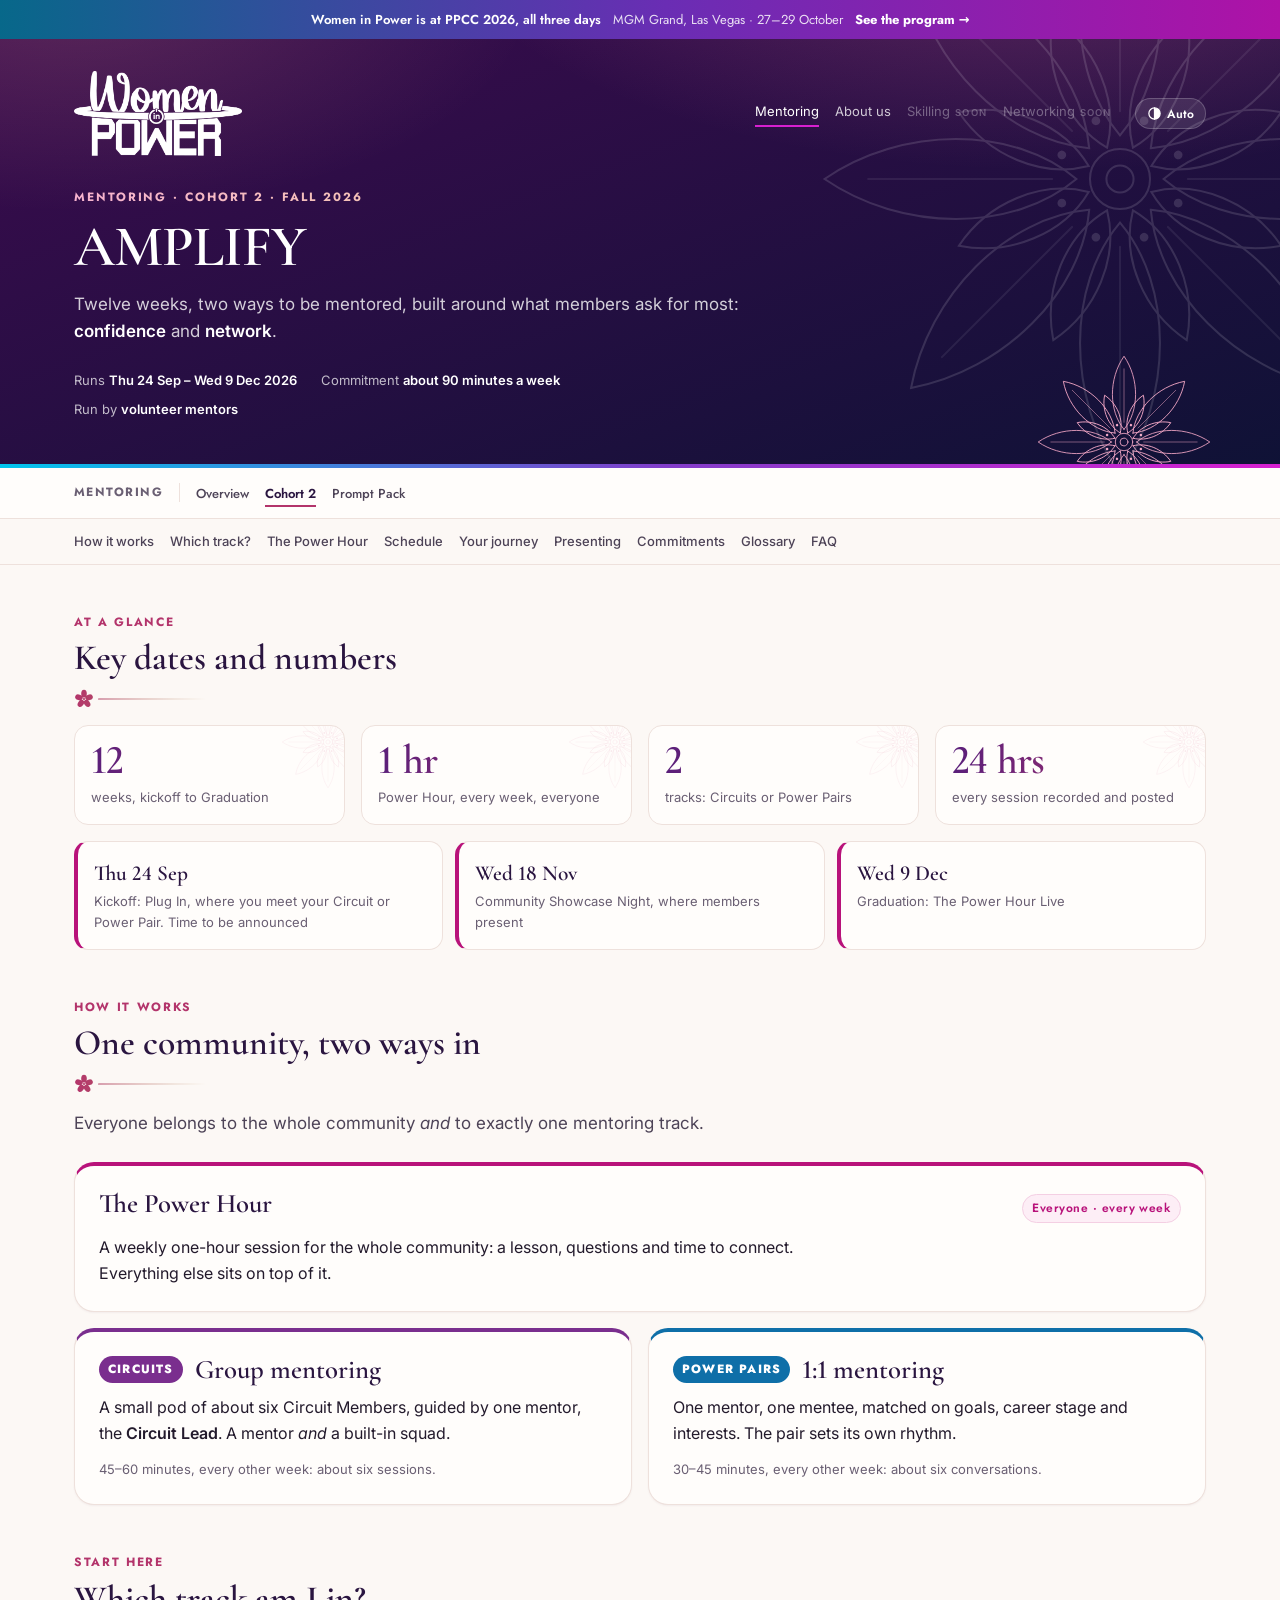
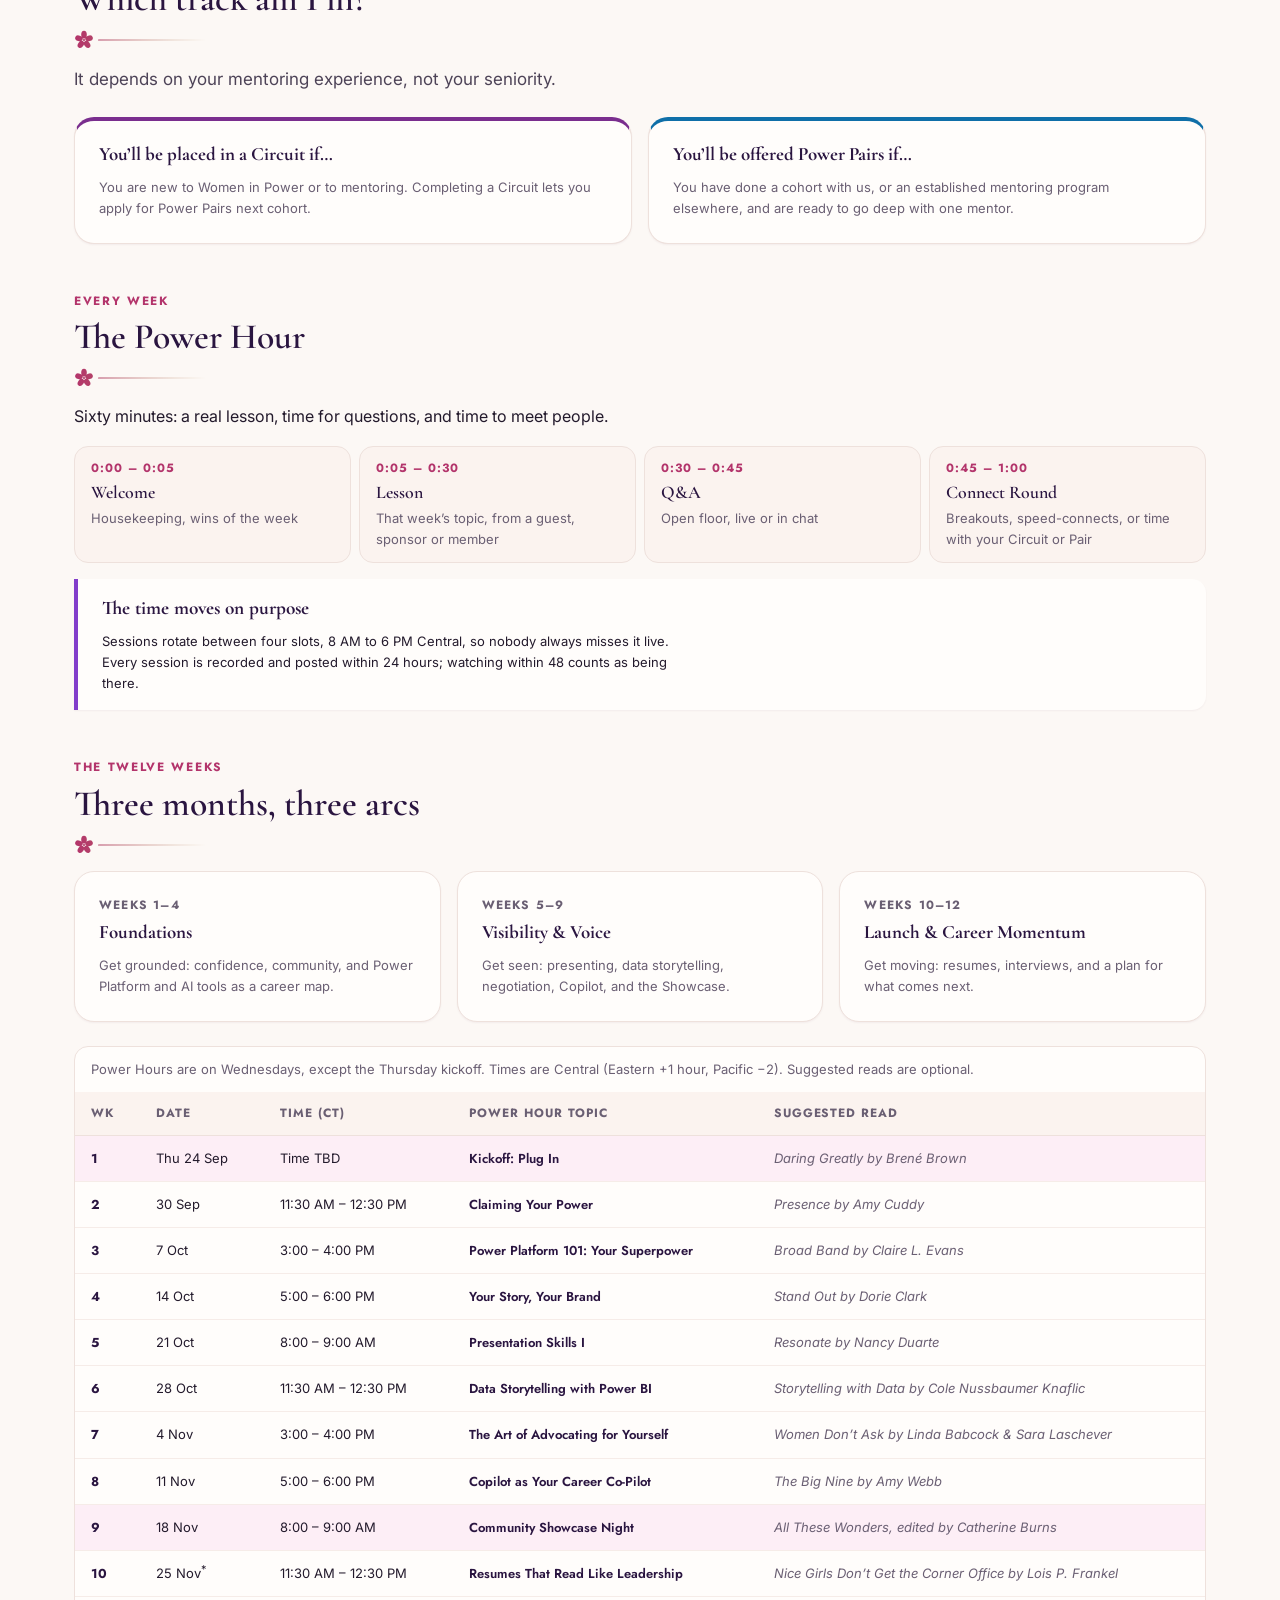
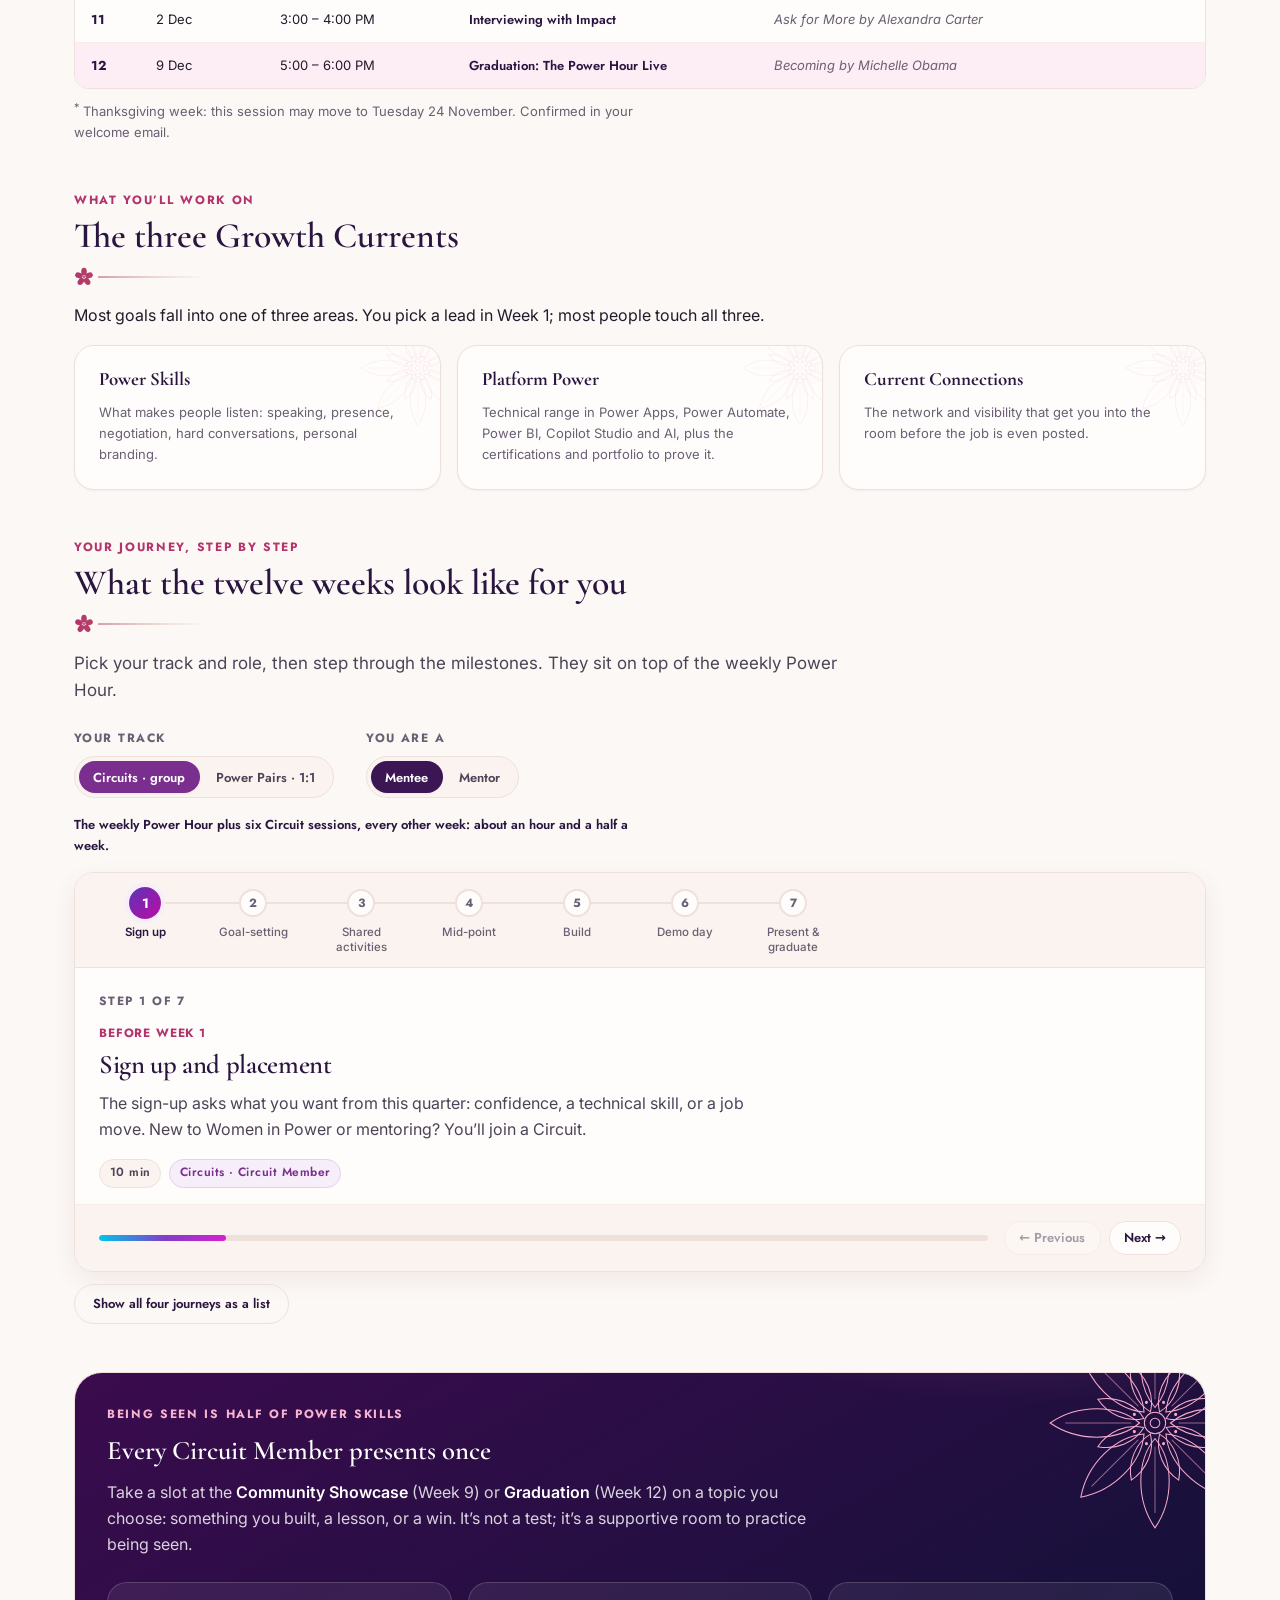
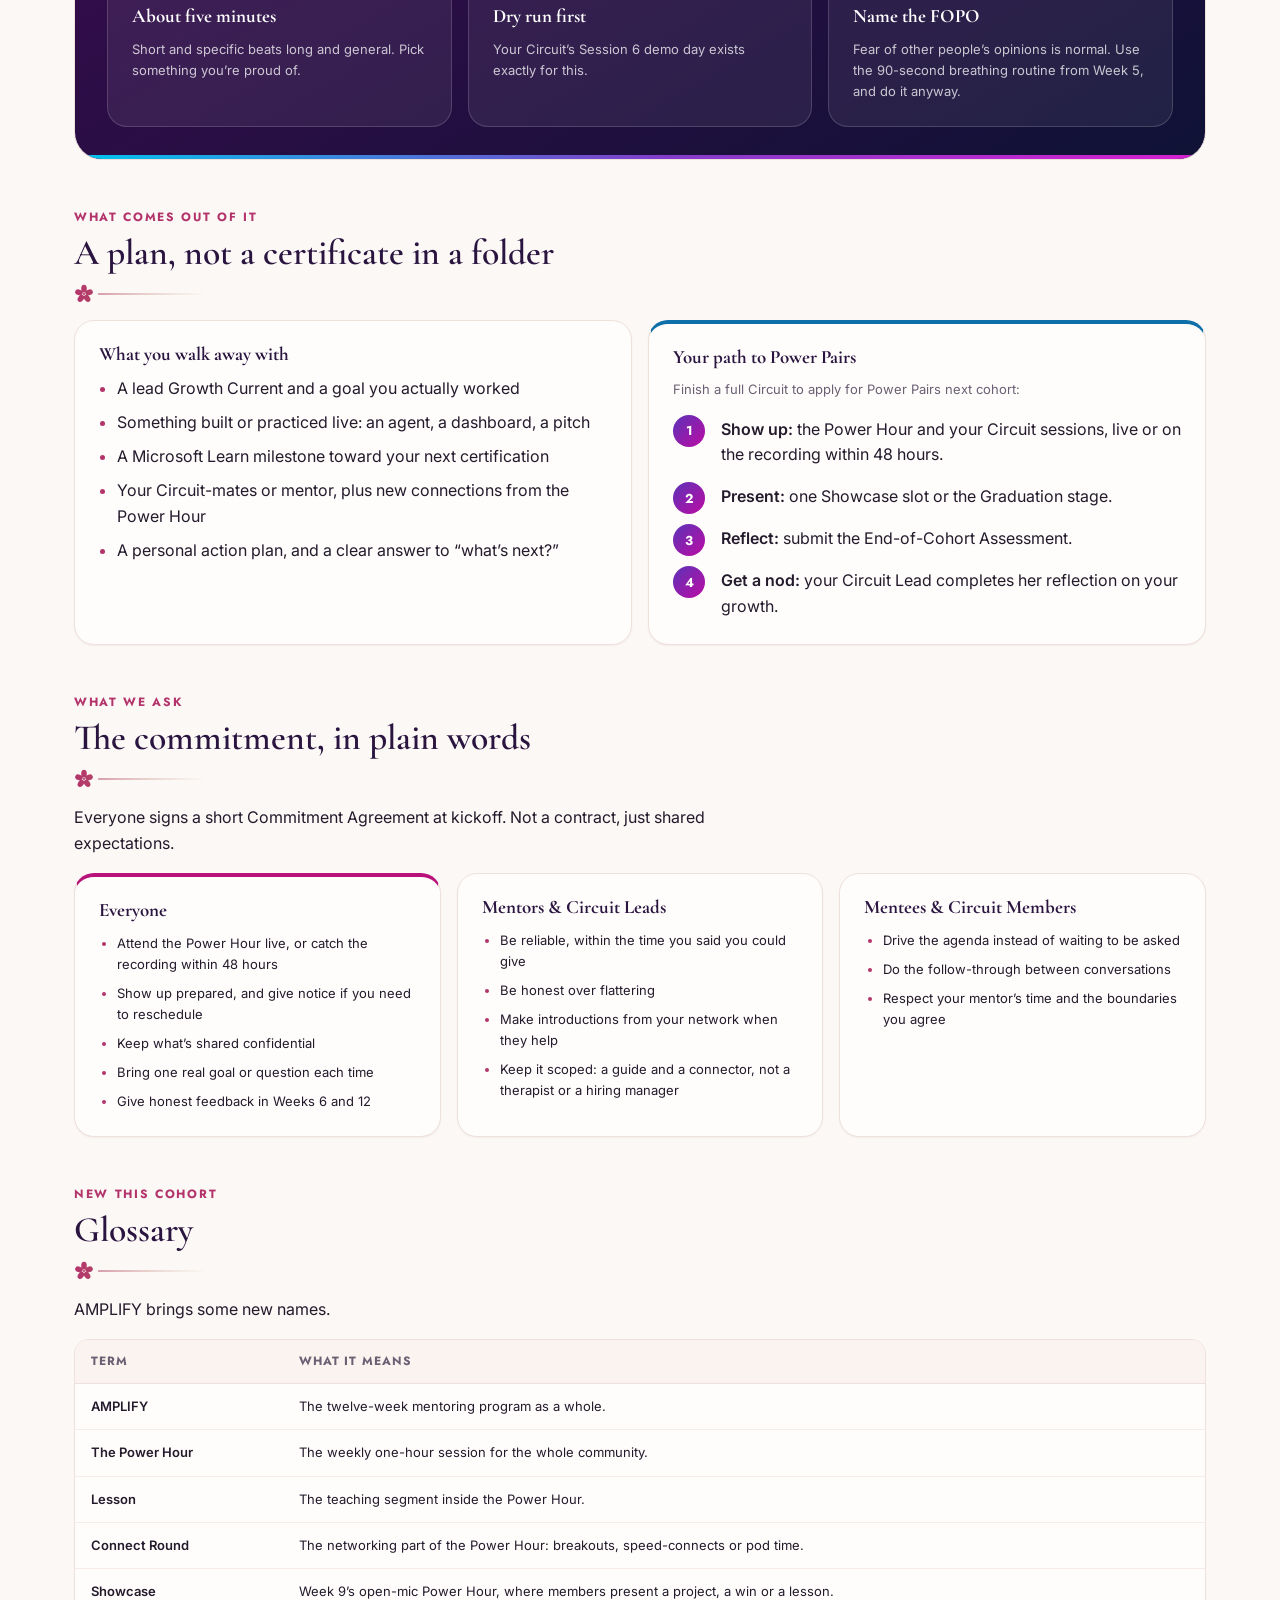
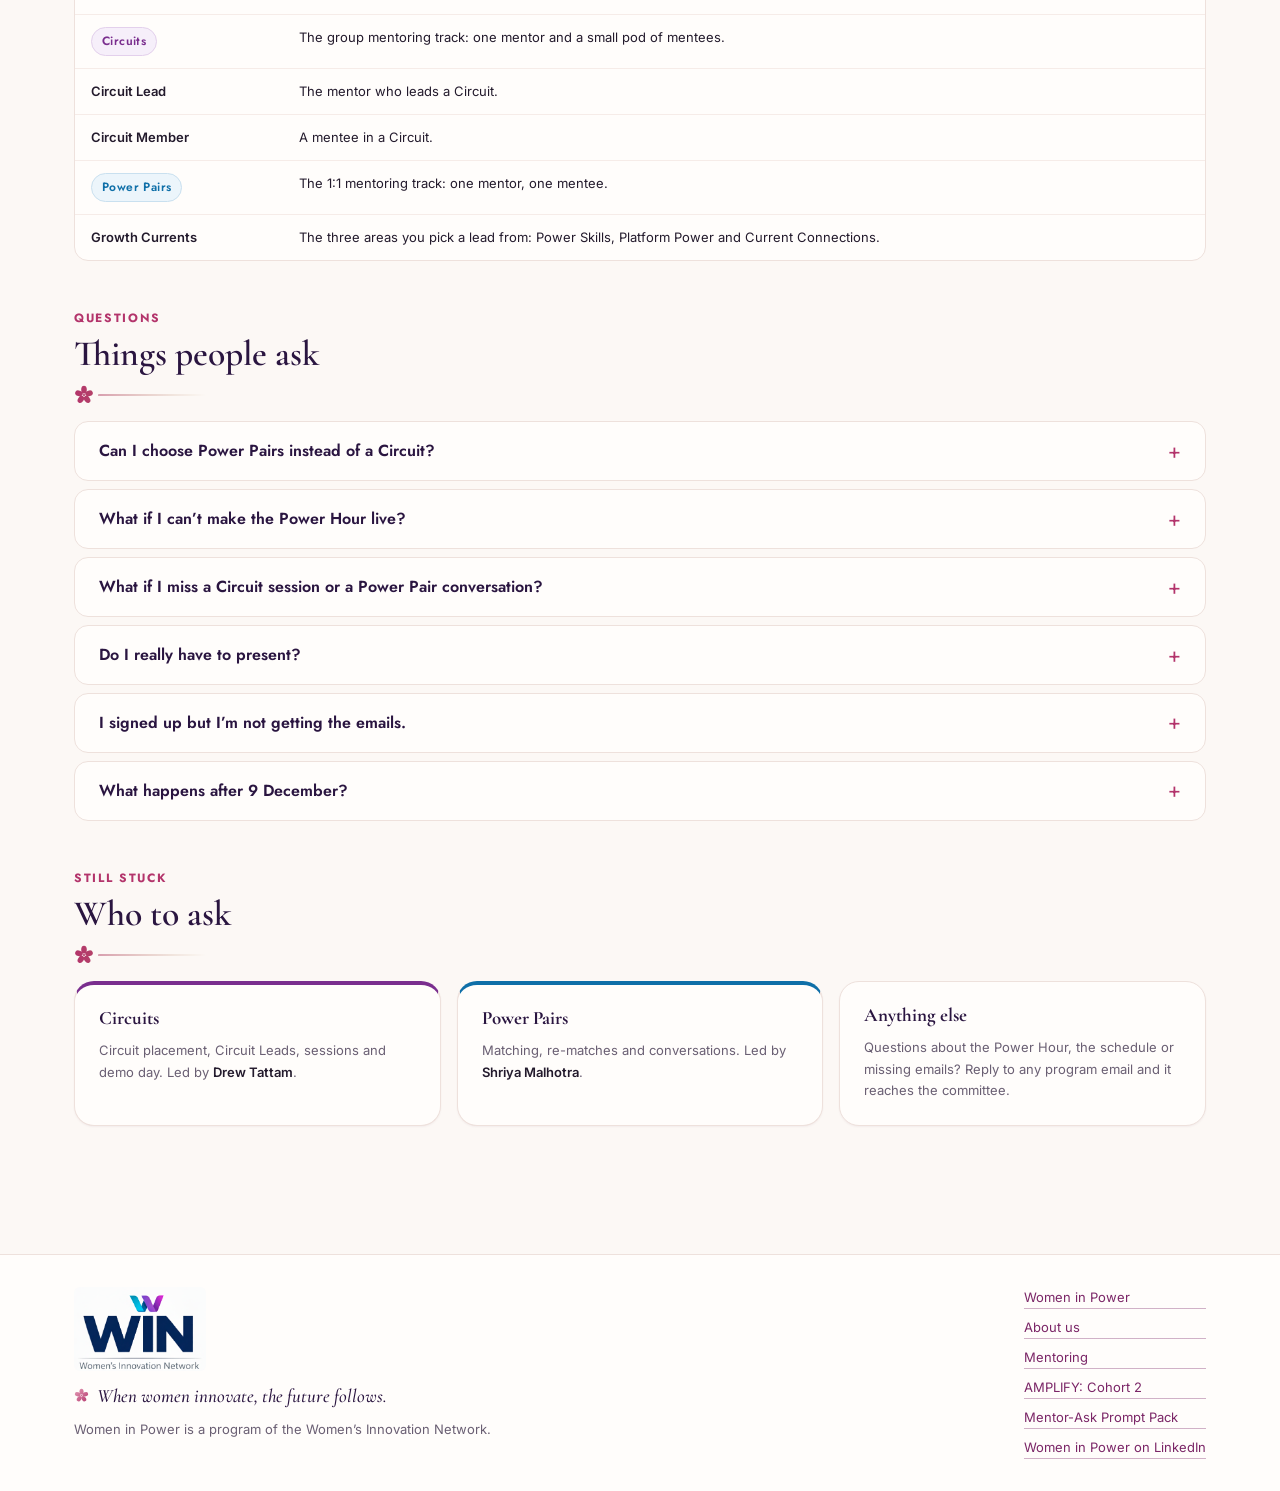
<file: mentoring/2026-cohort2/index.html>
<!DOCTYPE html>
<html lang="en">
<head>
<meta charset="UTF-8">
<meta name="viewport" content="width=device-width, initial-scale=1">
<title>AMPLIFY, Cohort 2 | Women in Power Mentoring</title>
<meta name="description" content="AMPLIFY, the Women in Power mentoring program. Cohort 2 runs Thursday 24 September to Wednesday 9 December 2026: a weekly Power Hour for everyone, plus Circuits or Power Pairs.">
<meta name="theme-color" content="#3b0b4e">
<script>(function(){try{var t=localStorage.getItem('wip-theme');if(t==='light'||t==='dark')document.documentElement.setAttribute('data-theme',t);}catch(e){}})();</script>
<script>document.documentElement.classList.add('rv-on');setTimeout(function(){if(!window.WIP_REVEAL)document.documentElement.classList.remove('rv-on');},3000);</script>
<link rel="preconnect" href="https://fonts.googleapis.com">
<link rel="preconnect" href="https://fonts.gstatic.com" crossorigin>
<link href="https://fonts.googleapis.com/css2?family=Cormorant+Garamond:ital,wght@0,500..700;1,500..700&family=Inter:wght@400;500;600&family=Jost:wght@400..800&display=swap" rel="stylesheet">
<link rel="stylesheet" href="../../assets/css/wip.css">
<style>
  /* Page-specific. Promote into wip.css only if a second page needs it. */
  .keydates { display: grid; gap: var(--s-3); }
  @media (min-width: 700px) { .keydates { grid-template-columns: repeat(3, 1fr); } }
  .keydate { background: var(--surface); border: 1px solid var(--line); border-left: 4px solid var(--joint); border-radius: var(--r-md); padding: var(--s-4); }
  .keydate .d { font-family: var(--font-serif); font-size-adjust: var(--serif-adjust); font-weight: 600; color: var(--heading); font-size: 1.2rem; }
  .keydate .l { font-size: var(--t-sm); color: var(--ink-3); margin-top: 2px; }

  /* The three pieces of AMPLIFY. The Power Hour spans the row because it
     is the one thing everyone shares; the two tracks sit beneath it. */
  .shape { display: grid; gap: var(--s-4); }
  @media (min-width: 760px) {
    .shape { grid-template-columns: 1fr 1fr; }
    .shape .card-joint { grid-column: 1 / -1; }
  }

  .runsheet { list-style: none; padding: 0; margin: var(--s-4) 0 0; max-width: none;
              display: grid; gap: var(--s-2); }
  @media (min-width: 700px) { .runsheet { grid-template-columns: repeat(4, 1fr); } }
  .runsheet li { margin: 0; background: var(--surface-2); border: 1px solid var(--line);
                 border-radius: var(--r-md); padding: var(--s-3) var(--s-4); }
  .runsheet .t { font-family: var(--font-display); font-size: var(--t-xs); font-weight: 700;
                 letter-spacing: .08em; color: var(--accent); }
  .runsheet .n { font-family: var(--font-serif); font-size-adjust: var(--serif-adjust); font-weight: 600; color: var(--heading); margin-top: 2px; }
  .runsheet .d { font-size: var(--t-sm); color: var(--ink-3); margin-top: 2px; }

  .arcs { display: grid; gap: var(--s-4); }
  @media (min-width: 760px) { .arcs { grid-template-columns: repeat(3, 1fr); } }
  .arc .wk { font-family: var(--font-display); font-size: var(--t-xs); font-weight: 700;
             letter-spacing: .1em; text-transform: uppercase; color: var(--ink-3); }
  .arc h4 { margin-top: var(--s-2); }

  /* Not ".topic": that name is the global topic-chip pill in wip.css, and on a
     <td> it turns the cell into an inline-block pill and breaks the row. */
  td.wk-topic strong { color: var(--heading); font-family: var(--font-display); font-weight: 600; }
  td.read { color: var(--ink-3); font-style: italic; }
  tr.moment td { background: var(--joint-wash); }

  .spotlight {
    background:
      var(--bloom-rose) right -60px top -60px / 220px 220px no-repeat,
      radial-gradient(700px 300px at 85% -40%, var(--mast-glow-1), transparent 62%),
      linear-gradient(150deg, var(--mast-a) 0%, var(--mast-b) 100%);
    color: #fff; border-radius: var(--r-xl); padding: var(--s-6);
    position: relative; overflow: hidden; border: 1px solid var(--line);
  }
  .spotlight h3, .spotlight h4 { color: #fff; }
  .spotlight p, .spotlight li { color: rgba(255,255,255,.82); }
  .spotlight .eyebrow { color: #f7b3cf; }
  .spotlight::after { content: ""; position: absolute; inset: auto 0 0 0; height: 4px; background: var(--ribbon); }
  .spotlight .card { background: rgba(255,255,255,.07); border-color: rgba(255,255,255,.16); box-shadow: none; }
  .spotlight .card p { color: rgba(255,255,255,.75); }
</style>
</head>
<body>
<a class="skip-link" href="#main">Skip to content</a>

<div class="announce">
  <a href="../../ppcc-2026/">
    <span>Women in Power is at PPCC 2026, all three days</span>
    <span class="where">MGM Grand, Las Vegas &middot; 27&ndash;29 October</span>
    <span class="go">See the program &rarr;</span>
  </a>
</div>

<header class="masthead" id="top">
  <div class="wrap-wide">
    <div class="masthead-top">
      <a class="lockup" href="../../">
        <img class="lockup-img" src="../../assets/img/wip-wordmark-reverse.png" alt="Women in Power" width="1200" height="607">
      </a>
      <div class="masthead-right">
        <nav class="masthead-nav" aria-label="Main">
          <a href="../" aria-current="page">Mentoring</a>
          <a href="../../about/">About us</a>
          <span class="nav-soon">Skilling <em>soon</em></span>
          <span class="nav-soon">Networking <em>soon</em></span>
        </nav>
        <button type="button" class="theme-toggle" data-theme-toggle>Theme</button>
      </div>
    </div>
    <p class="kicker">Mentoring &middot; Cohort 2 &middot; Fall 2026</p>
    <h1>AMPLIFY</h1>
    <p class="standfirst">Twelve weeks, two ways to be mentored, built around what members ask for most: <strong>confidence</strong> and <strong>network</strong>.</p>
    <p class="meta">
      <span>Runs <strong>Thu 24 Sep &ndash; Wed 9 Dec 2026</strong></span>
      <span>Commitment <strong>about 90 minutes a week</strong></span>
      <span>Run by <strong>volunteer mentors</strong></span>
    </p>
  </div>
</header>

<nav class="subnav" aria-label="Mentoring section">
  <div class="wrap-wide">
    <span class="subnav-label">Mentoring</span>
    <ul>
        <li><a href="../">Overview</a></li>
        <li><a href="./" aria-current="page">Cohort 2</a></li>
        <li><a href="../mentorship-prompts/">Prompt Pack</a></li>
    </ul>
  </div>
</nav>

<div class="jump">
  <div class="wrap-wide">
    <ul>
      <li><a href="#shape">How it works</a></li>
      <li><a href="#track">Which track?</a></li>
      <li><a href="#power-hour">The Power Hour</a></li>
      <li><a href="#schedule">Schedule</a></li>
      <li><a href="#journey">Your journey</a></li>
      <li><a href="#presentation">Presenting</a></li>
      <li><a href="#commitments">Commitments</a></li>
      <li><a href="#glossary">Glossary</a></li>
      <li><a href="#faq">FAQ</a></li>
    </ul>
  </div>
</div>

<main id="main">
<div class="wrap-wide">

  <!-- ========================== AT A GLANCE ========================== -->
  <section class="section">
    <div class="section-head">
      <p class="eyebrow">At a glance</p>
      <h2>Key dates and numbers</h2>
    </div>
    <div class="grid grid-4">
      <div class="stat"><div class="stat-num">12</div><div class="stat-label">weeks, kickoff to Graduation</div></div>
      <div class="stat"><div class="stat-num">1 hr</div><div class="stat-label">Power Hour, every week, everyone</div></div>
      <div class="stat"><div class="stat-num">2</div><div class="stat-label">tracks: Circuits or Power Pairs</div></div>
      <div class="stat"><div class="stat-num">24 hrs</div><div class="stat-label">every session recorded and posted</div></div>
    </div>
    <div class="keydates" style="margin-top:var(--s-4)">
      <div class="keydate"><div class="d">Thu 24 Sep</div><div class="l">Kickoff: Plug In, where you meet your Circuit or Power Pair. Time to be announced</div></div>
      <div class="keydate"><div class="d">Wed 18 Nov</div><div class="l">Community Showcase Night, where members present</div></div>
      <div class="keydate"><div class="d">Wed 9 Dec</div><div class="l">Graduation: The Power Hour Live</div></div>
    </div>
  </section>

  <!-- ============================= SHAPE ============================= -->
  <section class="section" id="shape">
    <div class="section-head">
      <p class="eyebrow">How it works</p>
      <h2>One community, two ways in</h2>
    </div>
    <p class="lead">Everyone belongs to the whole community <em>and</em> to exactly one mentoring track.</p>

    <div class="shape" style="margin-top:var(--s-5)">
      <div class="card card-joint">
        <div class="card-hd"><h3 style="margin:0">The Power Hour</h3><span class="pill pill-joint">Everyone &middot; every week</span></div>
        <p>A weekly one-hour session for the whole community: a lesson, questions and time to connect. Everything else sits on top of it.</p>
      </div>
      <div class="card card-t1">
        <div class="tier-head"><span class="tier-num t1">Circuits</span><h3 style="margin:0">Group mentoring</h3></div>
        <p>A small pod of about six Circuit Members, guided by one mentor, the <strong>Circuit Lead</strong>. A mentor <em>and</em> a built-in squad.</p>
        <p class="small muted">45&ndash;60 minutes, every other week: about six sessions.</p>
      </div>
      <div class="card card-t2">
        <div class="tier-head"><span class="tier-num t2">Power Pairs</span><h3 style="margin:0">1:1 mentoring</h3></div>
        <p>One mentor, one mentee, matched on goals, career stage and interests. The pair sets its own rhythm.</p>
        <p class="small muted">30&ndash;45 minutes, every other week: about six conversations.</p>
      </div>
    </div>
  </section>

  <!-- ============================= TRACK ============================= -->
  <section class="section" id="track">
    <div class="section-head">
      <p class="eyebrow">Start here</p>
      <h2>Which track am I in?</h2>
    </div>
    <p class="lead">It depends on your mentoring experience, not your seniority.</p>
    <div class="grid grid-2" style="margin-top:var(--s-5)">
      <div class="card card-t1">
        <h4>You&rsquo;ll be placed in a Circuit if&hellip;</h4>
        <p class="small muted">You are new to Women in Power or to mentoring. Completing a Circuit lets you apply for Power Pairs next cohort.</p>
      </div>
      <div class="card card-t2">
        <h4>You&rsquo;ll be offered Power Pairs if&hellip;</h4>
        <p class="small muted">You have done a cohort with us, or an established mentoring program elsewhere, and are ready to go deep with one mentor.</p>
      </div>
    </div>
  </section>

  <!-- ========================== POWER HOUR =========================== -->
  <section class="section" id="power-hour">
    <div class="section-head">
      <p class="eyebrow">Every week</p>
      <h2>The Power Hour</h2>
    </div>
    <p>Sixty minutes: a real lesson, time for questions, and time to meet people.</p>
    <ol class="runsheet">
      <li><div class="t">0:00 &ndash; 0:05</div><div class="n">Welcome</div><div class="d">Housekeeping, wins of the week</div></li>
      <li><div class="t">0:05 &ndash; 0:30</div><div class="n">Lesson</div><div class="d">That week&rsquo;s topic, from a guest, sponsor or member</div></li>
      <li><div class="t">0:30 &ndash; 0:45</div><div class="n">Q&amp;A</div><div class="d">Open floor, live or in chat</div></li>
      <li><div class="t">0:45 &ndash; 1:00</div><div class="n">Connect Round</div><div class="d">Breakouts, speed-connects, or time with your Circuit or Pair</div></li>
    </ol>
    <div class="callout" style="margin-top:var(--s-4)">
      <p class="callout-title">The time moves on purpose</p>
      <p class="small">Sessions rotate between four slots, 8&nbsp;AM to 6&nbsp;PM Central, so nobody always misses it live. Every session is recorded and posted within 24 hours; watching within 48 counts as being there.</p>
    </div>
  </section>

  <!-- =========================== SCHEDULE ============================ -->
  <section class="section" id="schedule">
    <div class="section-head">
      <p class="eyebrow">The twelve weeks</p>
      <h2>Three months, three arcs</h2>
    </div>
    <div class="arcs">
      <div class="card arc"><p class="wk">Weeks 1&ndash;4</p><h4>Foundations</h4><p class="small muted">Get grounded: confidence, community, and Power Platform and AI tools as a career map.</p></div>
      <div class="card arc"><p class="wk">Weeks 5&ndash;9</p><h4>Visibility &amp; Voice</h4><p class="small muted">Get seen: presenting, data storytelling, negotiation, Copilot, and the Showcase.</p></div>
      <div class="card arc"><p class="wk">Weeks 10&ndash;12</p><h4>Launch &amp; Career Momentum</h4><p class="small muted">Get moving: resumes, interviews, and a plan for what comes next.</p></div>
    </div>

    <div class="table-scroll" style="margin-top:var(--s-5)">
      <table>
        <caption>Power Hours are on Wednesdays, except the Thursday kickoff. Times are Central (Eastern +1 hour, Pacific &minus;2). Suggested reads are optional.</caption>
        <thead><tr><th scope="col">Wk</th><th scope="col">Date</th><th scope="col">Time (CT)</th><th scope="col">Power Hour topic</th><th scope="col">Suggested read</th></tr></thead>
        <tbody>
          <tr class="moment"><td class="col-week">1</td><td class="nowrap">Thu 24 Sep</td><td class="nowrap">Time TBD</td><td class="wk-topic"><strong>Kickoff: Plug In</strong></td><td class="read">Daring Greatly by Bren&eacute; Brown</td></tr>
          <tr><td class="col-week">2</td><td>30 Sep</td><td class="nowrap">11:30 AM &ndash; 12:30 PM</td><td class="wk-topic"><strong>Claiming Your Power</strong></td><td class="read">Presence by Amy Cuddy</td></tr>
          <tr><td class="col-week">3</td><td>7 Oct</td><td class="nowrap">3:00 &ndash; 4:00 PM</td><td class="wk-topic"><strong>Power Platform 101: Your Superpower</strong></td><td class="read">Broad Band by Claire L. Evans</td></tr>
          <tr><td class="col-week">4</td><td>14 Oct</td><td class="nowrap">5:00 &ndash; 6:00 PM</td><td class="wk-topic"><strong>Your Story, Your Brand</strong></td><td class="read">Stand Out by Dorie Clark</td></tr>
          <tr><td class="col-week">5</td><td>21 Oct</td><td class="nowrap">8:00 &ndash; 9:00 AM</td><td class="wk-topic"><strong>Presentation Skills I</strong></td><td class="read">Resonate by Nancy Duarte</td></tr>
          <tr><td class="col-week">6</td><td>28 Oct</td><td class="nowrap">11:30 AM &ndash; 12:30 PM</td><td class="wk-topic"><strong>Data Storytelling with Power BI</strong></td><td class="read">Storytelling with Data by Cole Nussbaumer Knaflic</td></tr>
          <tr><td class="col-week">7</td><td>4 Nov</td><td class="nowrap">3:00 &ndash; 4:00 PM</td><td class="wk-topic"><strong>The Art of Advocating for Yourself</strong></td><td class="read">Women Don&rsquo;t Ask by Linda Babcock &amp; Sara Laschever</td></tr>
          <tr><td class="col-week">8</td><td>11 Nov</td><td class="nowrap">5:00 &ndash; 6:00 PM</td><td class="wk-topic"><strong>Copilot as Your Career Co-Pilot</strong></td><td class="read">The Big Nine by Amy Webb</td></tr>
          <tr class="moment"><td class="col-week">9</td><td>18 Nov</td><td class="nowrap">8:00 &ndash; 9:00 AM</td><td class="wk-topic"><strong>Community Showcase Night</strong></td><td class="read">All These Wonders, edited by Catherine Burns</td></tr>
          <tr><td class="col-week">10</td><td class="nowrap">25 Nov<sup>*</sup></td><td class="nowrap">11:30 AM &ndash; 12:30 PM</td><td class="wk-topic"><strong>Resumes That Read Like Leadership</strong></td><td class="read">Nice Girls Don&rsquo;t Get the Corner Office by Lois P. Frankel</td></tr>
          <tr><td class="col-week">11</td><td>2 Dec</td><td class="nowrap">3:00 &ndash; 4:00 PM</td><td class="wk-topic"><strong>Interviewing with Impact</strong></td><td class="read">Ask for More by Alexandra Carter</td></tr>
          <tr class="moment"><td class="col-week">12</td><td>9 Dec</td><td class="nowrap">5:00 &ndash; 6:00 PM</td><td class="wk-topic"><strong>Graduation: The Power Hour Live</strong></td><td class="read">Becoming by Michelle Obama</td></tr>
        </tbody>
      </table>
    </div>
    <p class="small muted" style="margin-top:var(--s-3)"><sup>*</sup> Thanksgiving week: this session may move to Tuesday 24 November. Confirmed in your welcome email.</p>
  </section>

  <!-- ============================ CURRENTS =========================== -->
  <section class="section">
    <div class="section-head">
      <p class="eyebrow">What you&rsquo;ll work on</p>
      <h2>The three Growth Currents</h2>
    </div>
    <p>Most goals fall into one of three areas. You pick a lead in Week 1; most people touch all three.</p>
    <div class="grid grid-3" style="margin-top:var(--s-4)">
      <div class="card card-bloom"><h4>Power Skills</h4><p class="small muted">What makes people listen: speaking, presence, negotiation, hard conversations, personal branding.</p></div>
      <div class="card card-bloom"><h4>Platform Power</h4><p class="small muted">Technical range in Power Apps, Power Automate, Power BI, Copilot Studio and AI, plus the certifications and portfolio to prove it.</p></div>
      <div class="card card-bloom"><h4>Current Connections</h4><p class="small muted">The network and visibility that get you into the room before the job is even posted.</p></div>
    </div>
  </section>

  <!-- ============================ JOURNEY ============================ -->
  <section class="section" id="journey">
    <div class="section-head">
      <p class="eyebrow">Your journey, step by step</p>
      <h2>What the twelve weeks look like for you</h2>
    </div>
    <p class="lead">Pick your track and role, then step through the milestones. They sit on top of the weekly Power Hour.</p>

    <div class="journey-explorer" data-tier="1" data-role="mentee">
      <div class="je-controls">
        <div class="je-group">
          <span class="je-legend" id="je-tier-label">Your track</span>
          <div class="seg" role="radiogroup" aria-labelledby="je-tier-label">
            <button type="button" class="seg-btn" role="radio" data-tier="1" aria-checked="true"  tabindex="0">Circuits &middot; group</button>
            <button type="button" class="seg-btn" role="radio" data-tier="2" aria-checked="false" tabindex="-1">Power Pairs &middot; 1:1</button>
          </div>
        </div>
        <div class="je-group">
          <span class="je-legend" id="je-role-label">You are a</span>
          <div class="seg" role="radiogroup" aria-labelledby="je-role-label">
            <button type="button" class="seg-btn" role="radio" data-role="mentee" aria-checked="true"  tabindex="0">Mentee</button>
            <button type="button" class="seg-btn" role="radio" data-role="mentor" aria-checked="false" tabindex="-1">Mentor</button>
          </div>
        </div>
      </div>

      <p class="je-summary"><span class="je-total"></span></p>

      <div class="je-stage">
        <div class="je-railwrap">
          <div class="je-rail" role="tablist" aria-label="Journey milestones"></div>
        </div>
        <div class="je-panel" id="je-panel" role="tabpanel" tabindex="0">
          <p class="je-count">Step 1 of 7</p>
          <p class="je-when">Before Week 1</p>
          <h3 class="je-title">Sign up and placement</h3>
          <div class="je-body"><p>Choose a track and a role above to walk through your twelve weeks.</p></div>
          <div class="je-tags"></div>
        </div>
        <div class="je-foot">
          <div class="je-bar"><i></i></div>
          <div class="je-nav">
            <button type="button" class="je-btn" data-je-prev>&larr; Previous</button>
            <button type="button" class="je-btn" data-je-next>Next &rarr;</button>
          </div>
        </div>
      </div>

      <p class="je-toggle-all js-only">
        <button type="button" class="btn btn-ghost" data-je-showall aria-expanded="false">Show all four journeys as a list</button>
      </p>

      <!-- The source of the words. The explorer reads these; with JS off,
           and on paper, they render as plain timelines. -->
      <div class="je-source">

        <div class="je-journey" data-tier="1" data-role="mentee" data-name="Circuits &middot; Circuit Member"
             data-total="The weekly Power Hour plus six Circuit sessions, every other week: about an hour and a half a week.">
          <h4><span class="pill pill-t1">Circuits</span> Your journey as a <strong>Circuit Member</strong></h4>
          <ol class="timeline">
            <li data-label="Sign up">
              <div class="tl-when">Before Week 1</div>
              <div class="tl-title">Sign up and placement</div>
              <p class="tl-body">The sign-up asks what you want from this quarter: confidence, a technical skill, or a job move. New to Women in Power or mentoring? You&rsquo;ll join a Circuit.</p>
              <span class="tl-time">10 min</span>
            </li>
            <li data-label="Goal-setting">
              <div class="tl-when">Session 1 &middot; Week 1</div>
              <div class="tl-title">Round-robin goal-setting</div>
              <p class="tl-body">Name your lead Growth Current and a one-sentence goal, out loud, to your Circuit.</p>
              <span class="tl-time">45&ndash;60 min</span>
            </li>
            <li data-label="Shared activities">
              <div class="tl-when">Sessions 2&ndash;3 &middot; &asymp; Weeks 3 &amp; 5</div>
              <div class="tl-title">Shared activities</div>
              <p class="tl-body">A lightning-talk round, a group Copilot Studio build, or a network round robin. Bring one real question each time.</p>
              <span class="tl-time">2 &times; 45&ndash;60 min</span>
            </li>
            <li data-label="Mid-point">
              <div class="tl-when">Session 4 &middot; &asymp; Weeks 6&ndash;7</div>
              <div class="tl-title">Mid-point pulse</div>
              <p class="tl-body">Revisit your goal with the group. Shifting it is normal. There&rsquo;s a short Week 6 pulse check too.</p>
              <span class="tl-time">45&ndash;60 min</span>
            </li>
            <li data-label="Build">
              <div class="tl-when">Session 5 &middot; &asymp; Week 9</div>
              <div class="tl-title">Build toward something to show</div>
              <p class="tl-body">Another shared activity, aimed at every member having something to show by Week 12.</p>
              <span class="tl-time">45&ndash;60 min</span>
            </li>
            <li data-label="Demo day">
              <div class="tl-when">Session 6 &middot; &asymp; Week 11</div>
              <div class="tl-title">Demo day</div>
              <p class="tl-body">Show your Circuit one thing you built or one way you grew: your dry run before the wider community.</p>
              <span class="tl-time">45&ndash;60 min</span>
            </li>
            <li data-label="Present &amp; graduate">
              <div class="tl-when">Week 9 or Week 12</div>
              <div class="tl-title">Present, and graduate</div>
              <p class="tl-body">Take a Showcase slot or the Graduation stage for about five minutes, on a topic you choose, then submit your End-of-Cohort Assessment. That&rsquo;s your path to Power Pairs.</p>
              <span class="tl-time">~5 min + assessment</span>
            </li>
          </ol>
        </div>

        <div class="je-journey" data-tier="1" data-role="mentor" data-name="Circuits &middot; Circuit Lead"
             data-total="The weekly Power Hour plus six sessions you host, every other week, with under 15 minutes of prep for each.">
          <h4><span class="pill pill-t1">Circuits</span> Your journey as a <strong>Circuit Lead</strong></h4>
          <ol class="timeline">
            <li data-label="Say yes">
              <div class="tl-when">Before Week 1</div>
              <div class="tl-title">Say yes</div>
              <p class="tl-body">Six one-hour sessions, every other week. A short Circuit Lead Kit for each keeps prep under fifteen minutes.</p>
              <span class="tl-time">10 min</span>
            </li>
            <li data-label="Goal-setting">
              <div class="tl-when">Session 1 &middot; Week 1</div>
              <div class="tl-title">Run the goal-setting round</div>
              <p class="tl-body">Each member names her lead Growth Current and one goal out loud. Peer accountability starts here.</p>
              <span class="tl-time">45&ndash;60 min</span>
            </li>
            <li data-label="Facilitate">
              <div class="tl-when">Sessions 2&ndash;3 &middot; &asymp; Weeks 3 &amp; 5</div>
              <div class="tl-title">Facilitate, don&rsquo;t lecture</div>
              <p class="tl-body">Pick one shared activity for the group&rsquo;s most common Current. The group is the resource: ask &ldquo;who here has done this before?&rdquo; Check-in, one activity, one commitment each.</p>
              <span class="tl-time">2 &times; 45&ndash;60 min</span>
            </li>
            <li data-label="Mid-point">
              <div class="tl-when">Session 4 &middot; &asymp; Weeks 6&ndash;7</div>
              <div class="tl-title">Mid-point pulse</div>
              <p class="tl-body">Check each member&rsquo;s goal from Session 1 and adjust out loud where needed.</p>
              <span class="tl-time">45&ndash;60 min</span>
            </li>
            <li data-label="Build">
              <div class="tl-when">Session 5 &middot; &asymp; Week 9</div>
              <div class="tl-title">Build toward demo day</div>
              <p class="tl-body">Another shared activity, aimed at every member having something to show by Week 12.</p>
              <span class="tl-time">45&ndash;60 min</span>
            </li>
            <li data-label="Demo day">
              <div class="tl-when">Session 6 &middot; &asymp; Week 11</div>
              <div class="tl-title">Host demo day</div>
              <p class="tl-body">Each member shows one thing she built or one way she grew, then names her next goal. Your job: make it feel safe.</p>
              <span class="tl-time">45&ndash;60 min</span>
            </li>
            <li data-label="Reflect">
              <div class="tl-when">Week 12</div>
              <div class="tl-title">Reflect, and be recognized</div>
              <p class="tl-body">Write a short reflection on each member&rsquo;s growth (part of her path to Power Pairs) and name one strength to highlight at Graduation, where Circuit Leads are recognized too.</p>
              <span class="tl-time">20 min</span>
            </li>
          </ol>
        </div>

        <div class="je-journey" data-tier="2" data-role="mentee" data-name="Power Pairs &middot; Mentee"
             data-total="The weekly Power Hour plus six 30–45 minute conversations, every other week: a little over an hour a week.">
          <h4><span class="pill pill-t2">Power Pairs</span> Your journey as a <strong>mentee</strong></h4>
          <ol class="timeline">
            <li data-label="Matched">
              <div class="tl-when">Before Week 1</div>
              <div class="tl-title">Matched with your mentor</div>
              <p class="tl-body">Matching uses your goals, career stage and interests from the intake form.</p>
              <span class="tl-time">10 min</span>
            </li>
            <li data-label="Kickoff">
              <div class="tl-when">Conversation 1 &middot; Week 1</div>
              <div class="tl-title">Kickoff</div>
              <p class="tl-body">Set one confidence goal and one skill goal, and schedule the whole quarter now. Meeting a few days after the Power Hour lets you unpack that week&rsquo;s lesson.</p>
              <span class="tl-time">30&ndash;45 min</span>
            </li>
            <li data-label="Build">
              <div class="tl-when">Conversations 2&ndash;4 &middot; &asymp; Weeks 3&ndash;5</div>
              <div class="tl-title">Build</div>
              <p class="tl-body">Work your lead Growth Current. Drive the agenda, bring something real, and follow through between conversations.</p>
              <span class="tl-time">3 &times; 30&ndash;45 min</span>
            </li>
            <li data-label="Mid-point">
              <div class="tl-when">Conversation 5 &middot; Week 6</div>
              <div class="tl-title">Mid-point pulse</div>
              <p class="tl-body">Is the goal still right? Changing it is fine. A short survey helps catch a mismatch early.</p>
              <span class="tl-time">30&ndash;45 min</span>
            </li>
            <li data-label="Showcase">
              <div class="tl-when">Week 9 &middot; optional</div>
              <div class="tl-title">Community Showcase</div>
              <p class="tl-body">An open-mic Power Hour for a project, a win or a hard-won lesson. Got something to show? Take a slot.</p>
              <span class="tl-time">~5 min</span>
            </li>
            <li data-label="Reflect &amp; graduate">
              <div class="tl-when">Conversation 6 &middot; Week 12</div>
              <div class="tl-title">Reflection and Graduation</div>
              <p class="tl-body">Close the loop with your mentor: what changed, what&rsquo;s next, and whether to keep going. At Graduation, share your 90-day growth story and action plan.</p>
              <span class="tl-time">30&ndash;45 min</span>
            </li>
          </ol>
        </div>

        <div class="je-journey" data-tier="2" data-role="mentor" data-name="Power Pairs &middot; Mentor"
             data-total="The weekly Power Hour plus six 30–45 minute conversations, every other week: a little over an hour a week.">
          <h4><span class="pill pill-t2">Power Pairs</span> Your journey as a <strong>mentor</strong></h4>
          <ol class="timeline">
            <li data-label="Matched">
              <div class="tl-when">Before Week 1</div>
              <div class="tl-title">Matched with your mentee</div>
              <p class="tl-body">Six 30&ndash;45 minute conversations, every other week. You&rsquo;ll get a one-page Power Pair Guide with a goal worksheet and discussion starters.</p>
              <span class="tl-time">10 min</span>
            </li>
            <li data-label="Kickoff">
              <div class="tl-when">Conversation 1 &middot; Week 1</div>
              <div class="tl-title">The goal-setting conversation</div>
              <p class="tl-body">Get past the polite answer: &ldquo;twelve weeks from now, what&rsquo;s different?&rdquo; Leave with one written sentence: her lead Current and one achievable goal.</p>
              <span class="tl-time">30&ndash;45 min</span>
            </li>
            <li data-label="Build">
              <div class="tl-when">Conversations 2&ndash;4 &middot; &asymp; Weeks 3&ndash;5</div>
              <div class="tl-title">Build</div>
              <p class="tl-body">Work her lead Current. Ask more than you tell, be honest over flattering, and leave her one concrete next step.</p>
              <span class="tl-time">3 &times; 30&ndash;45 min</span>
            </li>
            <li data-label="Mid-point">
              <div class="tl-when">Conversation 5 &middot; Week 6</div>
              <div class="tl-title">Mid-point pulse</div>
              <p class="tl-body">Is the goal still right? Adjust it out loud if not.</p>
              <span class="tl-time">30&ndash;45 min</span>
            </li>
            <li data-label="Reflect">
              <div class="tl-when">Conversation 6 &middot; Week 12</div>
              <div class="tl-title">Reflection</div>
              <p class="tl-body">What changed, what&rsquo;s next, and whether you both want to keep going past the formal quarter.</p>
              <span class="tl-time">30&ndash;45 min</span>
            </li>
            <li data-label="Graduation">
              <div class="tl-when">Week 12</div>
              <div class="tl-title">Graduation</div>
              <p class="tl-body">Name one strength to highlight for your mentee. Mentors are recognized at Graduation too.</p>
              <span class="tl-time">1 hr</span>
            </li>
          </ol>
        </div>

      </div>
    </div>
  </section>

  <!-- ========================= PRESENTATION ========================== -->
  <section class="section" id="presentation">
    <div class="spotlight">
      <p class="eyebrow">Being seen is half of Power Skills</p>
      <h3 style="margin-top:var(--s-3)">Every Circuit Member presents once</h3>
      <p style="margin-top:var(--s-4)">Take a slot at the <strong>Community Showcase</strong> (Week 9) or <strong>Graduation</strong> (Week 12) on a topic you choose: something you built, a lesson, or a win. It&rsquo;s not a test; it&rsquo;s a supportive room to practice being seen.</p>
      <div class="grid grid-3" style="margin-top:var(--s-5)">
        <div class="card"><h4>About five minutes</h4><p class="small">Short and specific beats long and general. Pick something you&rsquo;re proud of.</p></div>
        <div class="card"><h4>Dry run first</h4><p class="small">Your Circuit&rsquo;s Session 6 demo day exists exactly for this.</p></div>
        <div class="card"><h4>Name the FOPO</h4><p class="small">Fear of other people&rsquo;s opinions is normal. Use the 90-second breathing routine from Week 5, and do it anyway.</p></div>
      </div>
    </div>
  </section>

  <!-- ============================ AFTER ============================== -->
  <section class="section">
    <div class="section-head">
      <p class="eyebrow">What comes out of it</p>
      <h2>A plan, not a certificate in a folder</h2>
    </div>
    <div class="grid grid-2">
      <div class="card">
        <h4>What you walk away with</h4>
        <ul>
          <li>A lead Growth Current and a goal you actually worked</li>
          <li>Something built or practiced live: an agent, a dashboard, a pitch</li>
          <li>A Microsoft Learn milestone toward your next certification</li>
          <li>Your Circuit-mates or mentor, plus new connections from the Power Hour</li>
          <li>A personal action plan, and a clear answer to &ldquo;what&rsquo;s next?&rdquo;</li>
        </ul>
      </div>
      <div class="card card-t2">
        <h4>Your path to Power Pairs</h4>
        <p class="small muted">Finish a full Circuit to apply for Power Pairs next cohort:</p>
        <ol class="steps" style="margin-top:var(--s-2)">
          <li><strong>Show up:</strong> the Power Hour and your Circuit sessions, live or on the recording within 48 hours.</li>
          <li><strong>Present:</strong> one Showcase slot or the Graduation stage.</li>
          <li><strong>Reflect:</strong> submit the End-of-Cohort Assessment.</li>
          <li><strong>Get a nod:</strong> your Circuit Lead completes her reflection on your growth.</li>
        </ol>
      </div>
    </div>
  </section>

  <!-- ========================== COMMITMENTS ========================== -->
  <section class="section" id="commitments">
    <div class="section-head">
      <p class="eyebrow">What we ask</p>
      <h2>The commitment, in plain words</h2>
    </div>
    <p>Everyone signs a short Commitment Agreement at kickoff. Not a contract, just shared expectations.</p>
    <div class="grid grid-3" style="margin-top:var(--s-4)">
      <div class="card card-joint">
        <h4>Everyone</h4>
        <ul class="small">
          <li>Attend the Power Hour live, or catch the recording within 48 hours</li>
          <li>Show up prepared, and give notice if you need to reschedule</li>
          <li>Keep what&rsquo;s shared confidential</li>
          <li>Bring one real goal or question each time</li>
          <li>Give honest feedback in Weeks 6 and 12</li>
        </ul>
      </div>
      <div class="card">
        <h4>Mentors &amp; Circuit Leads</h4>
        <ul class="small">
          <li>Be reliable, within the time you said you could give</li>
          <li>Be honest over flattering</li>
          <li>Make introductions from your network when they help</li>
          <li>Keep it scoped: a guide and a connector, not a therapist or a hiring manager</li>
        </ul>
      </div>
      <div class="card">
        <h4>Mentees &amp; Circuit Members</h4>
        <ul class="small">
          <li>Drive the agenda instead of waiting to be asked</li>
          <li>Do the follow-through between conversations</li>
          <li>Respect your mentor&rsquo;s time and the boundaries you agree</li>
        </ul>
      </div>
    </div>
  </section>

  <!-- =========================== GLOSSARY ============================ -->
  <section class="section" id="glossary">
    <div class="section-head">
      <p class="eyebrow">New this cohort</p>
      <h2>Glossary</h2>
    </div>
    <p>AMPLIFY brings some new names.</p>
    <div class="table-scroll" style="margin-top:var(--s-4)">
      <table>
        <thead><tr><th scope="col">Term</th><th scope="col">What it means</th></tr></thead>
        <tbody>
          <tr><td><strong>AMPLIFY</strong></td><td>The twelve-week mentoring program as a whole.</td></tr>
          <tr><td><strong>The Power Hour</strong></td><td>The weekly one-hour session for the whole community.</td></tr>
          <tr><td><strong>Lesson</strong></td><td>The teaching segment inside the Power Hour.</td></tr>
          <tr><td><strong>Connect Round</strong></td><td>The networking part of the Power Hour: breakouts, speed-connects or pod time.</td></tr>
          <tr><td><strong>Showcase</strong></td><td>Week 9&rsquo;s open-mic Power Hour, where members present a project, a win or a lesson.</td></tr>
          <tr><td><span class="pill pill-t1">Circuits</span></td><td>The group mentoring track: one mentor and a small pod of mentees.</td></tr>
          <tr><td><strong>Circuit Lead</strong></td><td>The mentor who leads a Circuit.</td></tr>
          <tr><td><strong>Circuit Member</strong></td><td>A mentee in a Circuit.</td></tr>
          <tr><td><span class="pill pill-t2">Power Pairs</span></td><td>The 1:1 mentoring track: one mentor, one mentee.</td></tr>
          <tr><td><strong>Growth Currents</strong></td><td>The three areas you pick a lead from: Power Skills, Platform Power and Current Connections.</td></tr>
        </tbody>
      </table>
    </div>
  </section>

  <!-- ============================== FAQ ============================== -->
  <section class="section" id="faq">
    <div class="section-head">
      <p class="eyebrow">Questions</p>
      <h2>Things people ask</h2>
    </div>
    <details class="faq">
      <summary>Can I choose Power Pairs instead of a Circuit?</summary>
      <p>Placement depends on mentoring experience, not preference. New to Women in Power or mentoring? You start in a Circuit, and finishing it makes you eligible for Power Pairs next cohort.</p>
    </details>
    <details class="faq">
      <summary>What if I can&rsquo;t make the Power Hour live?</summary>
      <p>Times rotate across four slots, and every session is posted within 24 hours. Watching within 48 hours counts as attending.</p>
    </details>
    <details class="faq">
      <summary>What if I miss a Circuit session or a Power Pair conversation?</summary>
      <p>Move it, don&rsquo;t cancel it, and give notice. Six sessions is a floor; you can meet more often.</p>
    </details>
    <details class="faq">
      <summary>Do I really have to present?</summary>
      <p>Circuit Members, yes: once, for about five minutes, at the Showcase or Graduation, after a dry run at demo day. Power Pair mentees are welcome to take a Showcase slot too.</p>
    </details>
    <details class="faq">
      <summary>I signed up but I&rsquo;m not getting the emails.</summary>
      <p>Check junk first, then add the senders listed in your confirmation email to your contacts.</p>
    </details>
    <details class="faq">
      <summary>What happens after 9 December?</summary>
      <p>Circuit graduates can apply for Power Pairs. Anyone can come back as a mentor or Circuit Lead; the End-of-Cohort Assessment asks. Most of our mentors came through the program.</p>
    </details>
  </section>

  <!-- ============================ CONTACT ============================ -->
  <section class="section">
    <div class="section-head">
      <p class="eyebrow">Still stuck</p>
      <h2>Who to ask</h2>
    </div>
    <div class="grid grid-3">
      <div class="card card-t1"><h4>Circuits</h4><p class="small muted">Circuit placement, Circuit Leads, sessions and demo day. Led by <strong>Drew Tattam</strong>.</p></div>
      <div class="card card-t2"><h4>Power Pairs</h4><p class="small muted">Matching, re-matches and conversations. Led by <strong>Shriya Malhotra</strong>.</p></div>
      <div class="card"><h4>Anything else</h4><p class="small muted">Questions about the Power Hour, the schedule or missing emails? Reply to any program email and it reaches the committee.</p></div>
    </div>
  </section>

</div>
</main>

<footer class="site-footer">
  <div class="wrap-wide foot-row">
    <div>
      <img class="win-logo" src="../../assets/img/win-logo.png" alt="Women's Innovation Network (WIN)">
      <p class="tagline">When women innovate, the future follows.</p>
      <p class="small" style="margin-top:var(--s-2)">Women in Power is a program of the Women&rsquo;s Innovation Network.</p>
    </div>
    <nav aria-label="Footer">
      <a href="../../">Women in Power</a>
      <a href="../../about/">About us</a>
      <a href="../">Mentoring</a>
      <a href="./">AMPLIFY: Cohort 2</a>
      <a href="../mentorship-prompts/">Mentor-Ask Prompt Pack</a>
      <a href="https://www.linkedin.com/company/women-in-power-platform" target="_blank" rel="noopener">Women in Power on LinkedIn</a>
    </nav>
  </div>
</footer>

<a class="to-top" href="#top" title="Back to top">
  <span class="visually-hidden">Back to top</span>
  <svg viewBox="0 0 24 24" fill="none" stroke="currentColor" stroke-width="2.2" stroke-linecap="round" stroke-linejoin="round" aria-hidden="true"><path d="M12 19V5"/><path d="M5 12l7-7 7 7"/></svg>
</a>

<script src="../../assets/js/wip.js" defer></script>
</body>
</html>
</file>
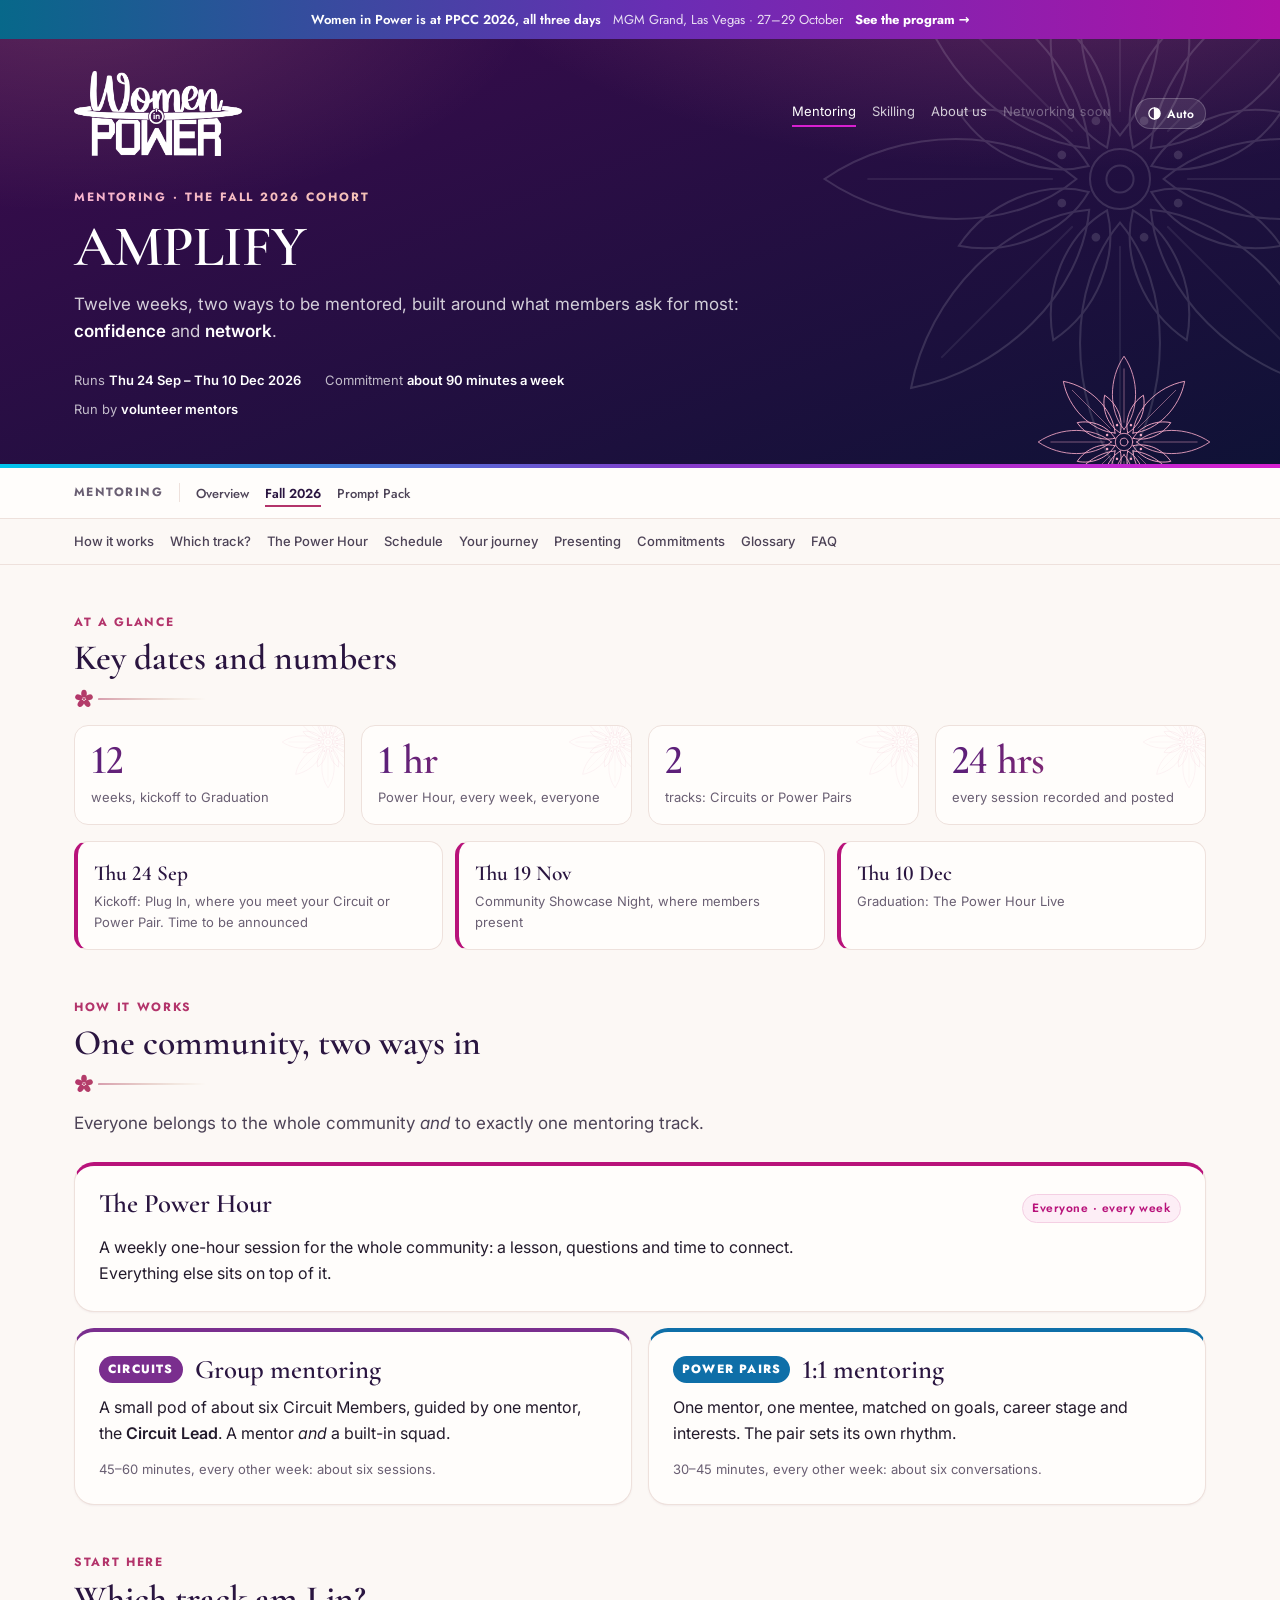
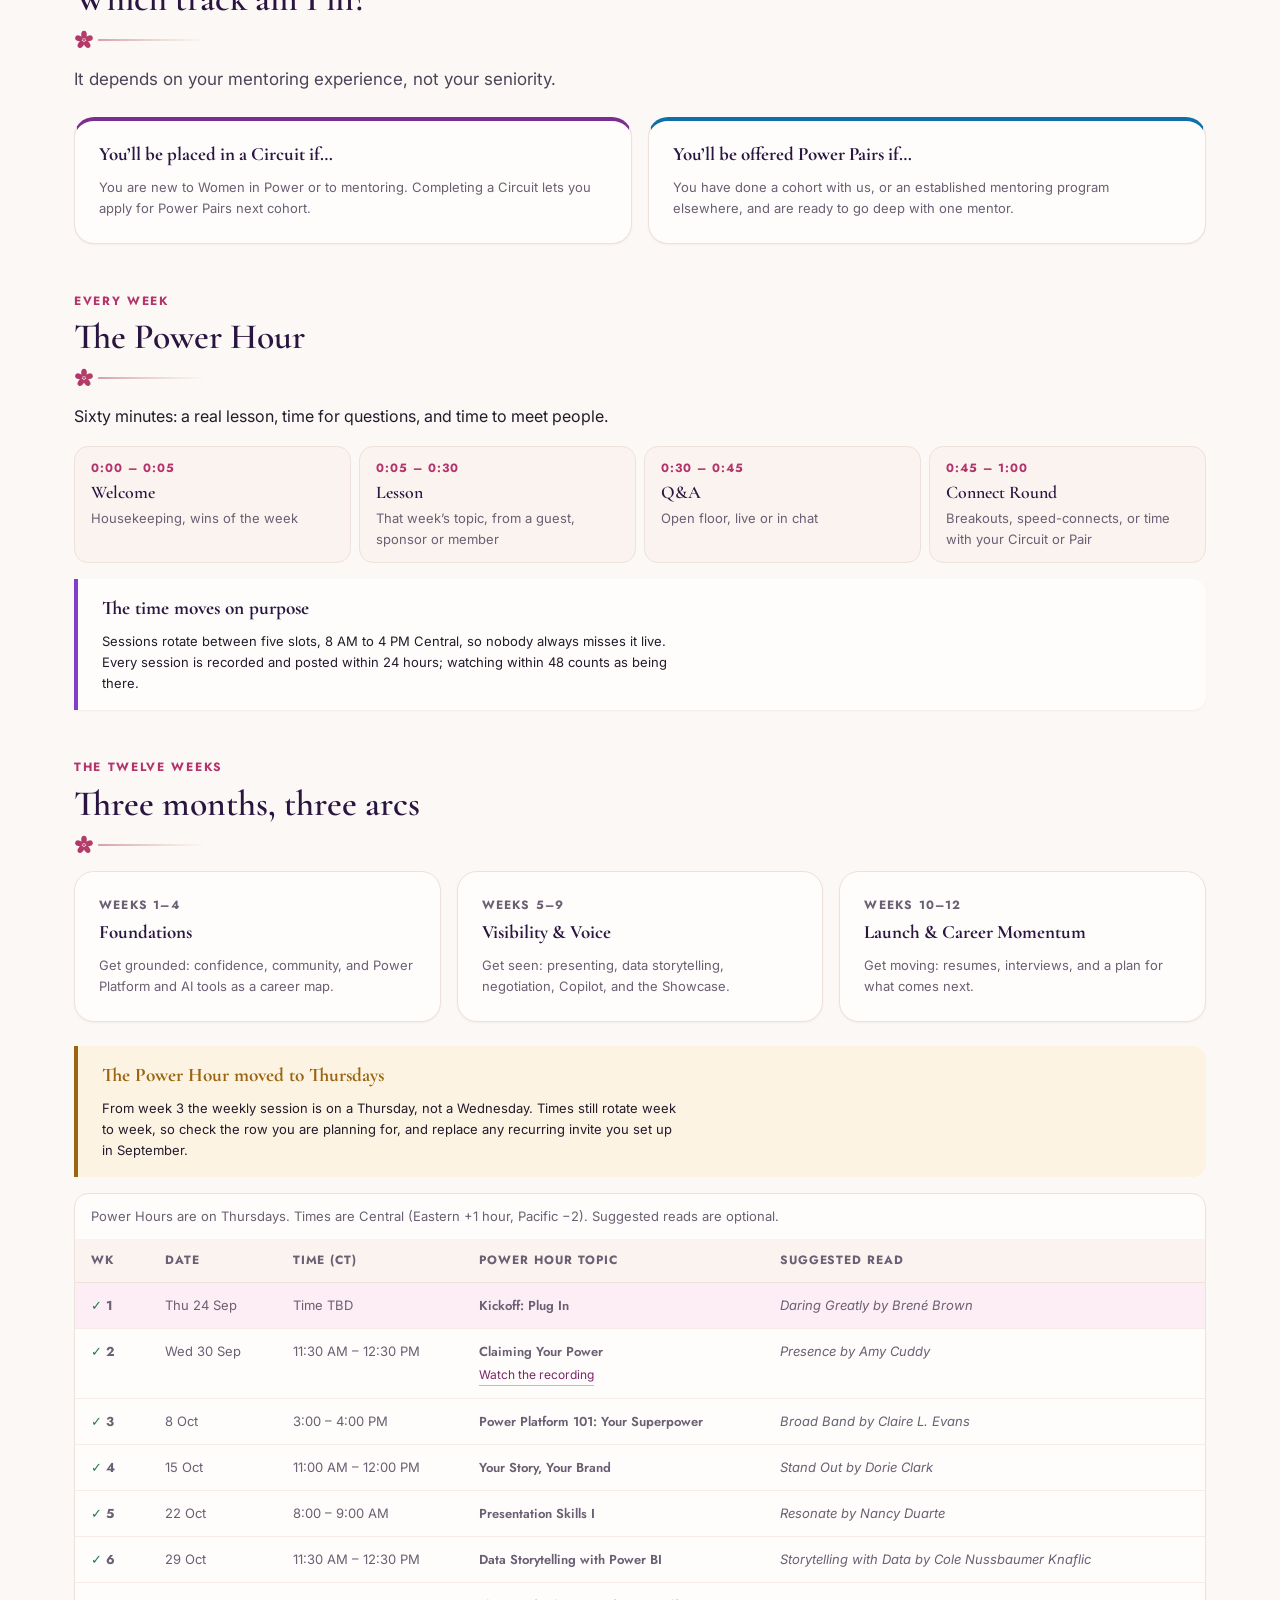
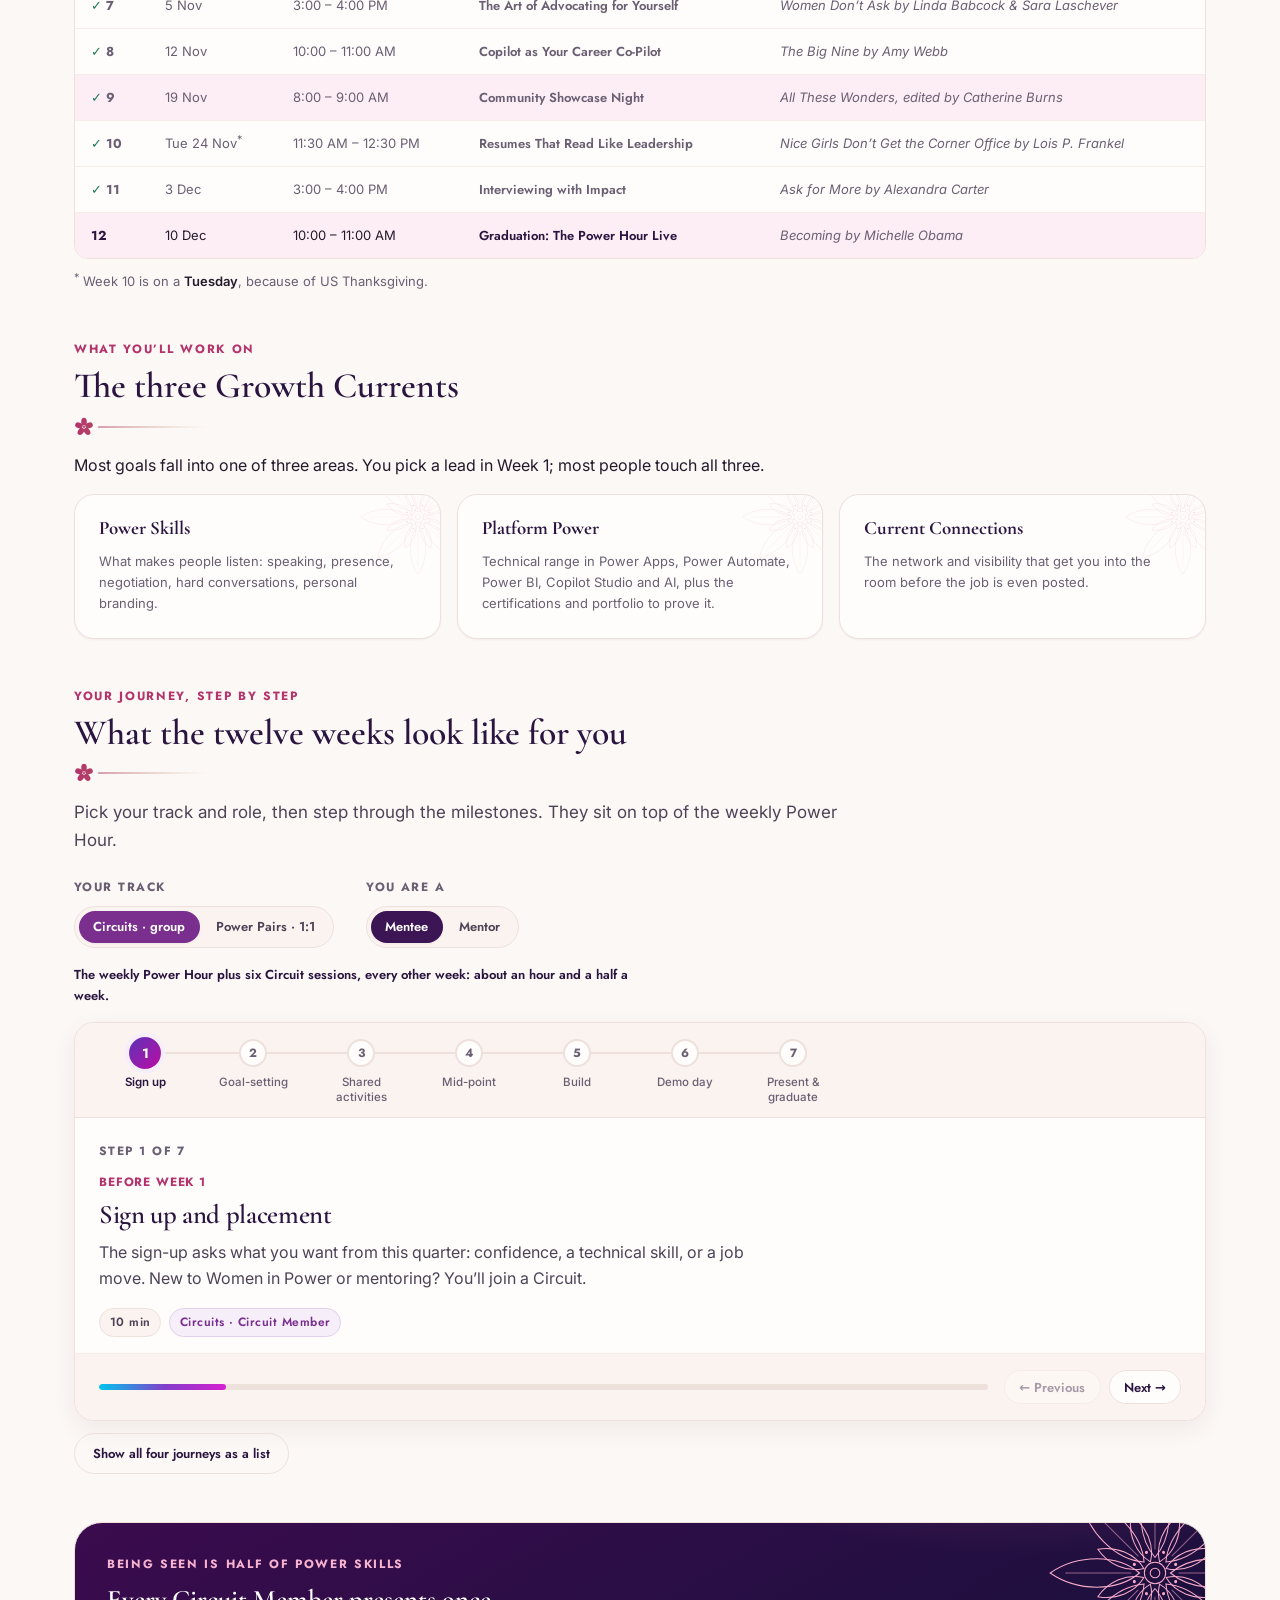
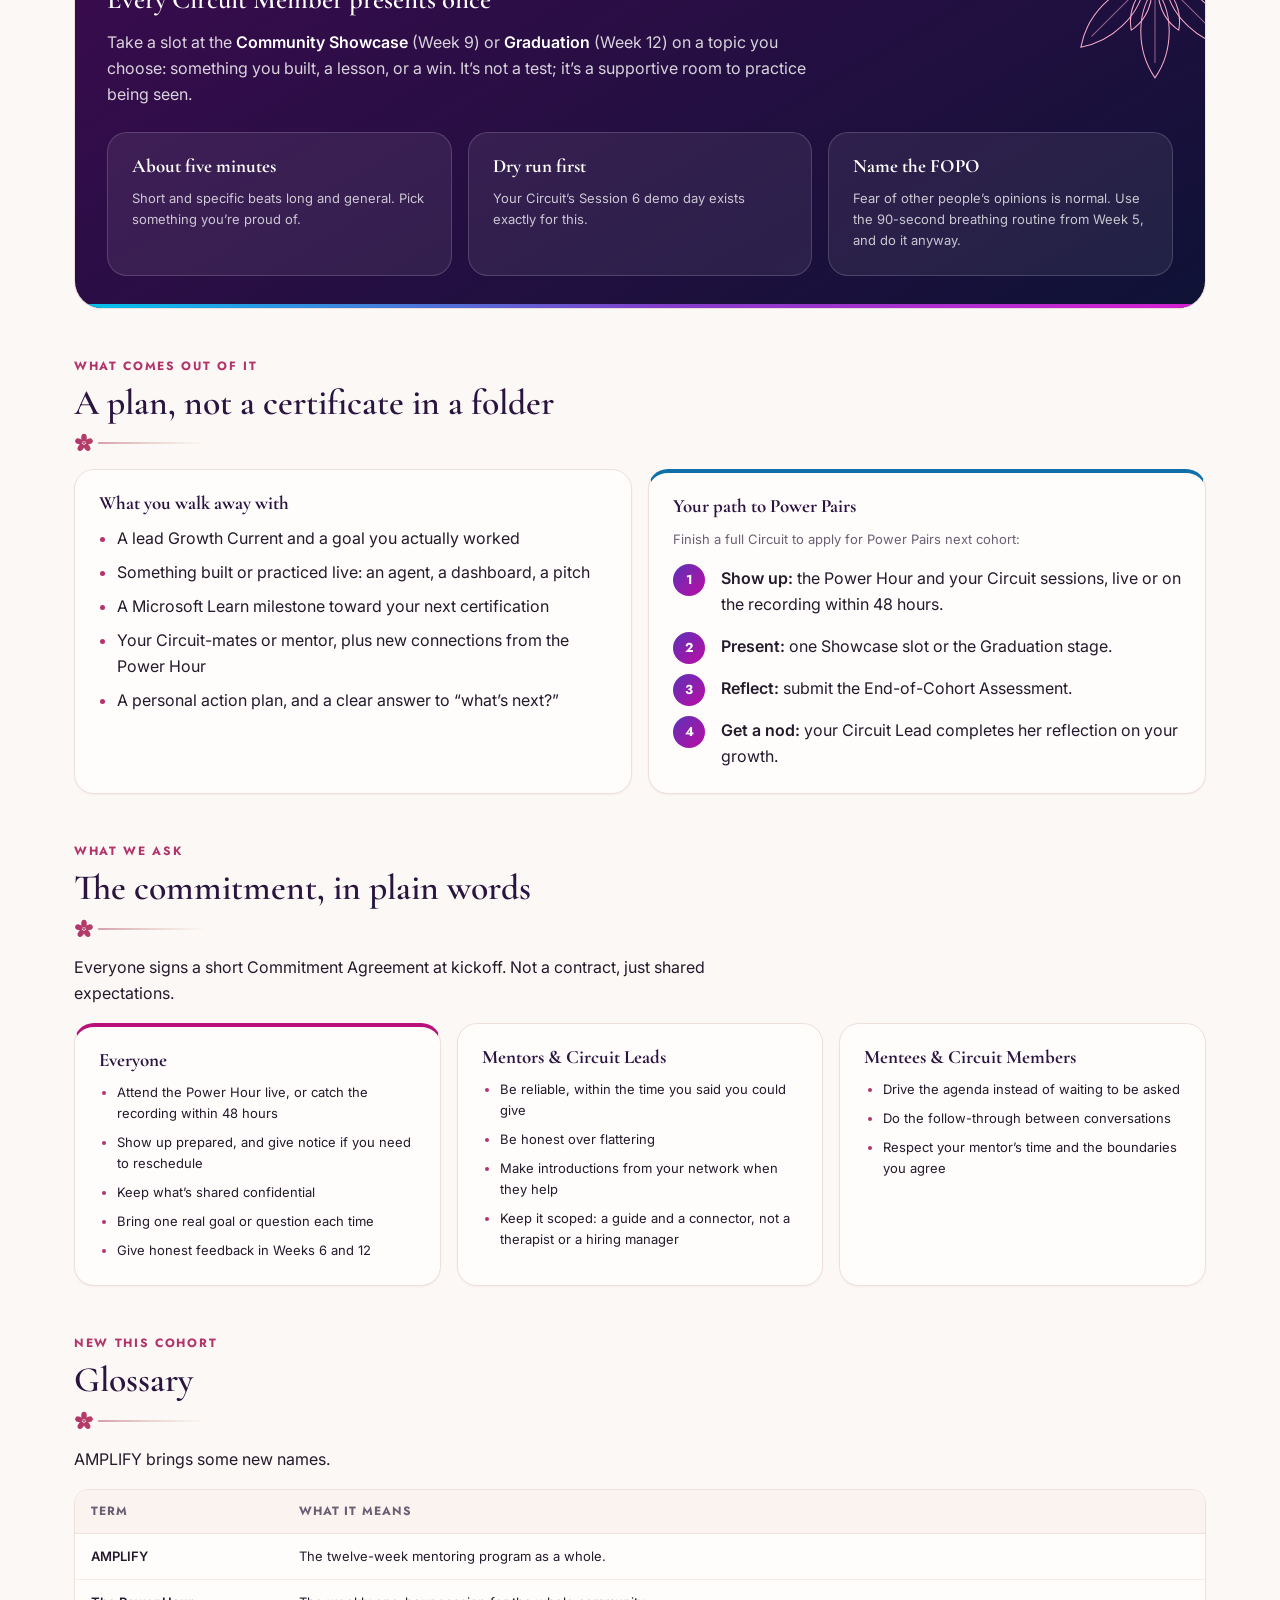
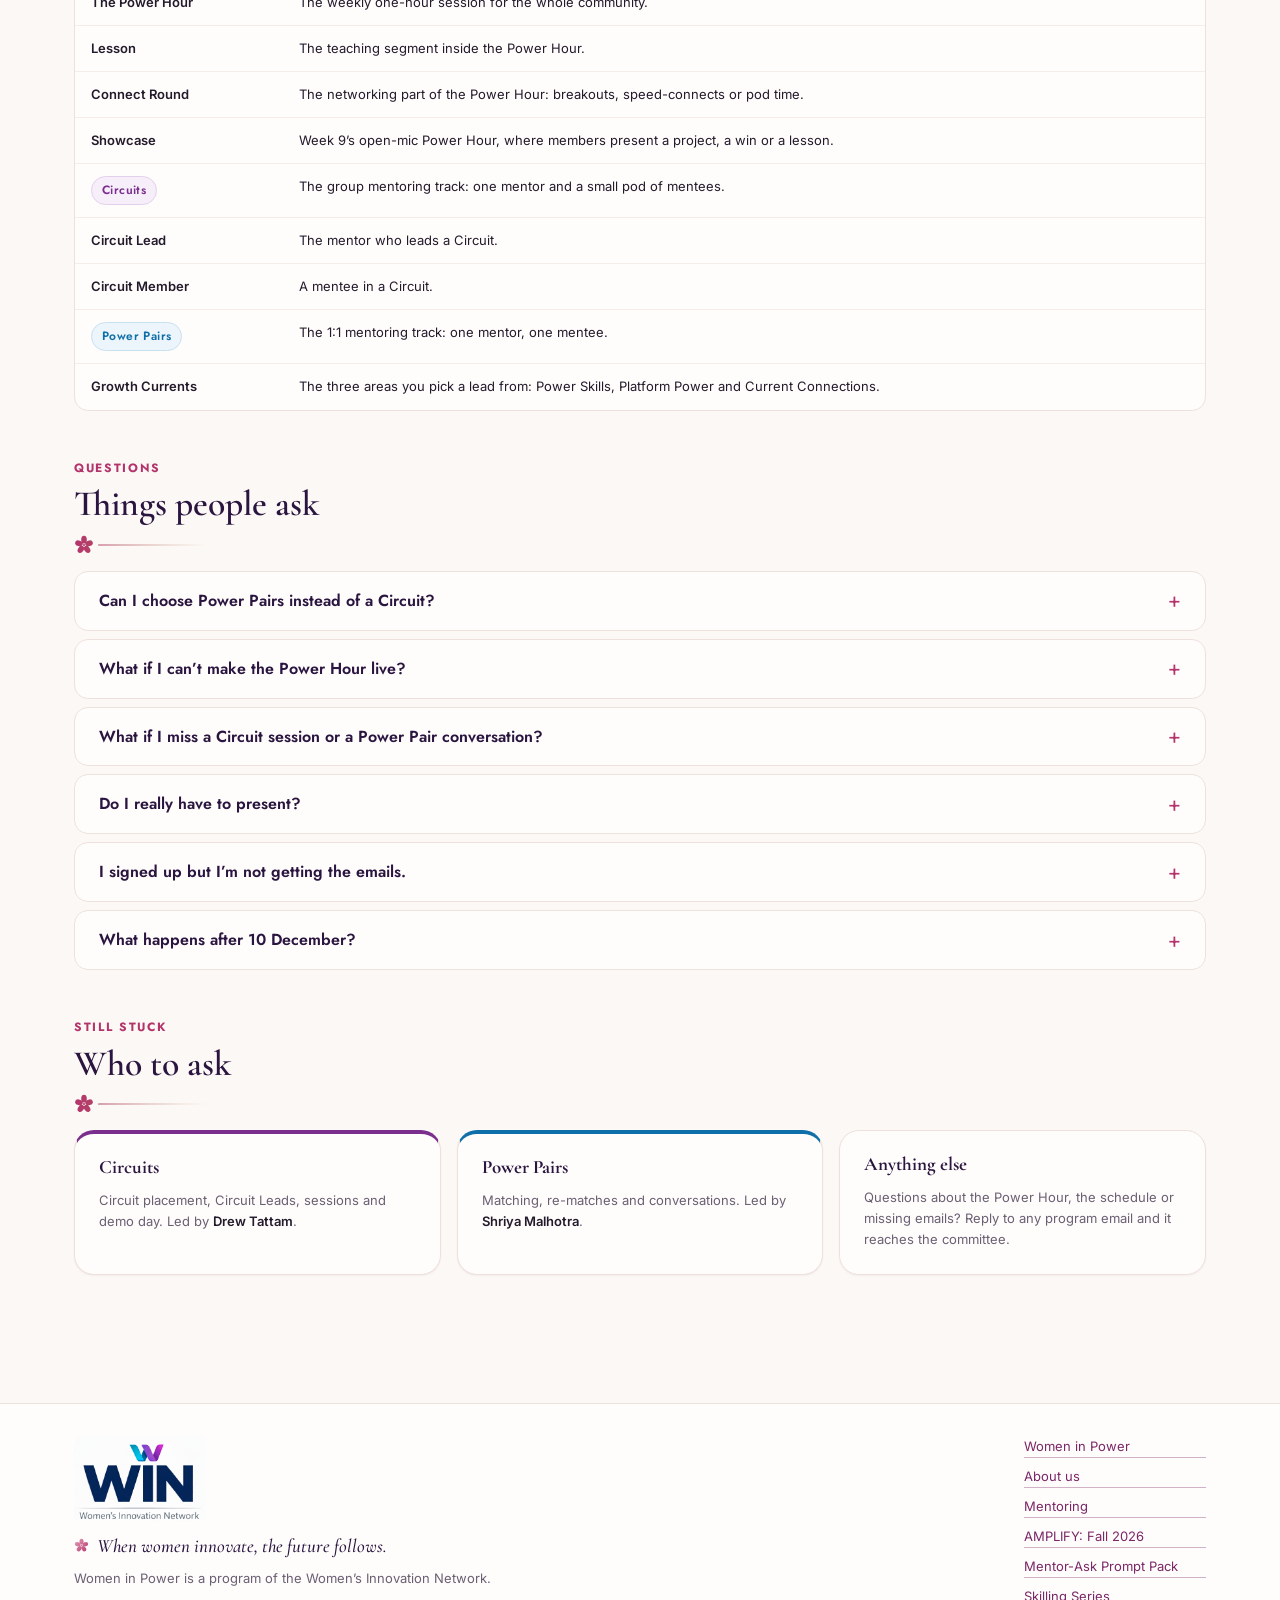
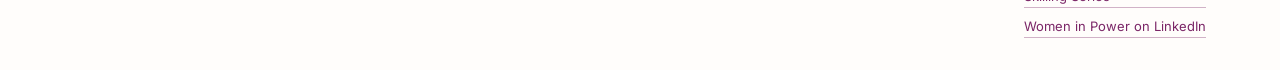
<file: mentoring/2026-fall/index.html>
<!DOCTYPE html>
<html lang="en">
<head>
<meta charset="UTF-8">
<meta name="viewport" content="width=device-width, initial-scale=1">
<title>AMPLIFY, Fall 2026 | Women in Power Mentoring</title>
<meta name="description" content="AMPLIFY, the Women in Power mentoring program. The Fall 2026 cohort runs Thursday 24 September to Thursday 10 December 2026: a weekly Power Hour for everyone, plus Circuits or Power Pairs.">
<meta name="theme-color" content="#3b0b4e">
<script>(function(){try{var t=localStorage.getItem('wip-theme');if(t==='light'||t==='dark')document.documentElement.setAttribute('data-theme',t);}catch(e){}})();</script>
<script>document.documentElement.classList.add('rv-on');setTimeout(function(){if(!window.WIP_REVEAL)document.documentElement.classList.remove('rv-on');},3000);</script>
<link rel="preconnect" href="https://fonts.googleapis.com">
<link rel="preconnect" href="https://fonts.gstatic.com" crossorigin>
<link href="https://fonts.googleapis.com/css2?family=Cormorant+Garamond:ital,wght@0,500..700;1,500..700&family=Inter:wght@400;500;600&family=Jost:wght@400..800&display=swap" rel="stylesheet">
<link rel="stylesheet" href="../../assets/css/wip.css">
<style>
  /* Page-specific. Promote into wip.css only if a second page needs it. */
  .keydates { display: grid; gap: var(--s-3); }
  @media (min-width: 700px) { .keydates { grid-template-columns: repeat(3, 1fr); } }
  .keydate { background: var(--surface); border: 1px solid var(--line); border-left: 4px solid var(--joint); border-radius: var(--r-md); padding: var(--s-4); }
  .keydate .d { font-family: var(--font-serif); font-size-adjust: var(--serif-adjust); font-weight: 600; color: var(--heading); font-size: 1.2rem; }
  .keydate .l { font-size: var(--t-sm); color: var(--ink-3); margin-top: 2px; }

  /* The three pieces of AMPLIFY. The Power Hour spans the row because it
     is the one thing everyone shares; the two tracks sit beneath it. */
  .shape { display: grid; gap: var(--s-4); }
  @media (min-width: 760px) {
    .shape { grid-template-columns: 1fr 1fr; }
    .shape .card-joint { grid-column: 1 / -1; }
  }

  .runsheet { list-style: none; padding: 0; margin: var(--s-4) 0 0; max-width: none;
              display: grid; gap: var(--s-2); }
  @media (min-width: 700px) { .runsheet { grid-template-columns: repeat(4, 1fr); } }
  .runsheet li { margin: 0; background: var(--surface-2); border: 1px solid var(--line);
                 border-radius: var(--r-md); padding: var(--s-3) var(--s-4); }
  .runsheet .t { font-family: var(--font-display); font-size: var(--t-xs); font-weight: 700;
                 letter-spacing: .08em; color: var(--accent); }
  .runsheet .n { font-family: var(--font-serif); font-size-adjust: var(--serif-adjust); font-weight: 600; color: var(--heading); margin-top: 2px; }
  .runsheet .d { font-size: var(--t-sm); color: var(--ink-3); margin-top: 2px; }

  .arcs { display: grid; gap: var(--s-4); }
  @media (min-width: 760px) { .arcs { grid-template-columns: repeat(3, 1fr); } }
  .arc .wk { font-family: var(--font-display); font-size: var(--t-xs); font-weight: 700;
             letter-spacing: .1em; text-transform: uppercase; color: var(--ink-3); }
  .arc h4 { margin-top: var(--s-2); }

  /* Not ".topic": that name is the global topic-chip pill in wip.css, and on a
     <td> it turns the cell into an inline-block pill and breaks the row. */
  /* The title takes the whole line, so a recording link under it starts on a
     new one without the link itself having to be a block. */
  td.wk-topic strong { display: block; color: var(--heading); font-family: var(--font-display); font-weight: 600; }
  /* A recording link, for a session that has one. See the note in the markup.
     inline-block, not block: site links are underlined with a background
     gradient, and on a full-width block that rule paints a rule clean across
     the cell, well past the end of the words. */
  td.wk-topic .rec { display: inline-block; font-size: var(--t-xs); margin-top: 3px; }

  /* Sessions that have already happened. The class is added by the script at
     the bottom of this page, from each row's own data-until, so the table ages
     by itself instead of needing an edit every Thursday. With JavaScript off
     nothing is greyed, which is the right way to fail: a plain, correct
     schedule. --ink-3 holds 5.4:1 or better here in both themes, including on
     the tinted .moment rows, so "done" still means readable. */
  tbody tr.is-past td,
  tbody tr.is-past td.wk-topic strong,
  tbody tr.is-past td.read { color: var(--ink-3); }
  .done-mark { color: var(--ok); font-weight: 700; margin-right: .3em; }
  td.read { color: var(--ink-3); font-style: italic; }
  tr.moment td { background: var(--joint-wash); }

  .spotlight {
    background:
      var(--bloom-rose) right -60px top -60px / 220px 220px no-repeat,
      radial-gradient(700px 300px at 85% -40%, var(--mast-glow-1), transparent 62%),
      linear-gradient(150deg, var(--mast-a) 0%, var(--mast-b) 100%);
    color: #fff; border-radius: var(--r-xl); padding: var(--s-6);
    position: relative; overflow: hidden; border: 1px solid var(--line);
  }
  .spotlight h3, .spotlight h4 { color: #fff; }
  .spotlight p, .spotlight li { color: rgba(255,255,255,.82); }
  .spotlight .eyebrow { color: #f7b3cf; }
  .spotlight::after { content: ""; position: absolute; inset: auto 0 0 0; height: 4px; background: var(--ribbon); }
  .spotlight .card { background: rgba(255,255,255,.07); border-color: rgba(255,255,255,.16); box-shadow: none; }
  .spotlight .card p { color: rgba(255,255,255,.75); }
</style>
</head>
<body>
<a class="skip-link" href="#main">Skip to content</a>

<div class="announce">
  <a href="../../ppcc-2026/">
    <span>Women in Power is at PPCC 2026, all three days</span>
    <span class="where">MGM Grand, Las Vegas &middot; 27&ndash;29 October</span>
    <span class="go">See the program &rarr;</span>
  </a>
</div>

<header class="masthead" id="top">
  <div class="wrap-wide">
    <div class="masthead-top">
      <a class="lockup" href="../../">
        <img class="lockup-img" src="../../assets/img/wip-wordmark-reverse.png" alt="Women in Power" width="1200" height="607">
      </a>
      <div class="masthead-right">
        <nav class="masthead-nav" aria-label="Main">
          <a href="../" aria-current="page">Mentoring</a>
          <a href="../../skilling/">Skilling</a>
          <a href="../../about/">About us</a>
          <span class="nav-soon">Networking <em>soon</em></span>
        </nav>
        <button type="button" class="theme-toggle" data-theme-toggle>Theme</button>
      </div>
    </div>
    <p class="kicker">Mentoring &middot; the Fall 2026 cohort</p>
    <h1>AMPLIFY</h1>
    <p class="standfirst">Twelve weeks, two ways to be mentored, built around what members ask for most: <strong>confidence</strong> and <strong>network</strong>.</p>
    <p class="meta">
      <span>Runs <strong>Thu 24 Sep &ndash; Thu 10 Dec 2026</strong></span>
      <span>Commitment <strong>about 90 minutes a week</strong></span>
      <span>Run by <strong>volunteer mentors</strong></span>
    </p>
  </div>
</header>

<nav class="subnav" aria-label="Mentoring section">
  <div class="wrap-wide">
    <span class="subnav-label">Mentoring</span>
    <ul>
        <li><a href="../">Overview</a></li>
        <li><a href="./" aria-current="page">Fall 2026</a></li>
        <li><a href="../mentorship-prompts/">Prompt Pack</a></li>
    </ul>
  </div>
</nav>

<div class="jump">
  <div class="wrap-wide">
    <ul>
      <li><a href="#shape">How it works</a></li>
      <li><a href="#track">Which track?</a></li>
      <li><a href="#power-hour">The Power Hour</a></li>
      <li><a href="#schedule">Schedule</a></li>
      <li><a href="#journey">Your journey</a></li>
      <li><a href="#presentation">Presenting</a></li>
      <li><a href="#commitments">Commitments</a></li>
      <li><a href="#glossary">Glossary</a></li>
      <li><a href="#faq">FAQ</a></li>
    </ul>
  </div>
</div>

<main id="main">
<div class="wrap-wide">

  <!-- ========================== AT A GLANCE ========================== -->
  <section class="section">
    <div class="section-head">
      <p class="eyebrow">At a glance</p>
      <h2>Key dates and numbers</h2>
    </div>
    <div class="grid grid-4">
      <div class="stat"><div class="stat-num">12</div><div class="stat-label">weeks, kickoff to Graduation</div></div>
      <div class="stat"><div class="stat-num">1 hr</div><div class="stat-label">Power Hour, every week, everyone</div></div>
      <div class="stat"><div class="stat-num">2</div><div class="stat-label">tracks: Circuits or Power Pairs</div></div>
      <div class="stat"><div class="stat-num">24 hrs</div><div class="stat-label">every session recorded and posted</div></div>
    </div>
    <div class="keydates" style="margin-top:var(--s-4)">
      <div class="keydate"><div class="d">Thu 24 Sep</div><div class="l">Kickoff: Plug In, where you meet your Circuit or Power Pair. Time to be announced</div></div>
      <div class="keydate"><div class="d">Thu 19 Nov</div><div class="l">Community Showcase Night, where members present</div></div>
      <div class="keydate"><div class="d">Thu 10 Dec</div><div class="l">Graduation: The Power Hour Live</div></div>
    </div>
  </section>

  <!-- ============================= SHAPE ============================= -->
  <section class="section" id="shape">
    <div class="section-head">
      <p class="eyebrow">How it works</p>
      <h2>One community, two ways in</h2>
    </div>
    <p class="lead">Everyone belongs to the whole community <em>and</em> to exactly one mentoring track.</p>

    <div class="shape" style="margin-top:var(--s-5)">
      <div class="card card-joint">
        <div class="card-hd"><h3 style="margin:0">The Power Hour</h3><span class="pill pill-joint">Everyone &middot; every week</span></div>
        <p>A weekly one-hour session for the whole community: a lesson, questions and time to connect. Everything else sits on top of it.</p>
      </div>
      <div class="card card-t1">
        <div class="tier-head"><span class="tier-num t1">Circuits</span><h3 style="margin:0">Group mentoring</h3></div>
        <p>A small pod of about six Circuit Members, guided by one mentor, the <strong>Circuit Lead</strong>. A mentor <em>and</em> a built-in squad.</p>
        <p class="small muted">45&ndash;60 minutes, every other week: about six sessions.</p>
      </div>
      <div class="card card-t2">
        <div class="tier-head"><span class="tier-num t2">Power Pairs</span><h3 style="margin:0">1:1 mentoring</h3></div>
        <p>One mentor, one mentee, matched on goals, career stage and interests. The pair sets its own rhythm.</p>
        <p class="small muted">30&ndash;45 minutes, every other week: about six conversations.</p>
      </div>
    </div>
  </section>

  <!-- ============================= TRACK ============================= -->
  <section class="section" id="track">
    <div class="section-head">
      <p class="eyebrow">Start here</p>
      <h2>Which track am I in?</h2>
    </div>
    <p class="lead">It depends on your mentoring experience, not your seniority.</p>
    <div class="grid grid-2" style="margin-top:var(--s-5)">
      <div class="card card-t1">
        <h4>You&rsquo;ll be placed in a Circuit if&hellip;</h4>
        <p class="small muted">You are new to Women in Power or to mentoring. Completing a Circuit lets you apply for Power Pairs next cohort.</p>
      </div>
      <div class="card card-t2">
        <h4>You&rsquo;ll be offered Power Pairs if&hellip;</h4>
        <p class="small muted">You have done a cohort with us, or an established mentoring program elsewhere, and are ready to go deep with one mentor.</p>
      </div>
    </div>
  </section>

  <!-- ========================== POWER HOUR =========================== -->
  <section class="section" id="power-hour">
    <div class="section-head">
      <p class="eyebrow">Every week</p>
      <h2>The Power Hour</h2>
    </div>
    <p>Sixty minutes: a real lesson, time for questions, and time to meet people.</p>
    <ol class="runsheet">
      <li><div class="t">0:00 &ndash; 0:05</div><div class="n">Welcome</div><div class="d">Housekeeping, wins of the week</div></li>
      <li><div class="t">0:05 &ndash; 0:30</div><div class="n">Lesson</div><div class="d">That week&rsquo;s topic, from a guest, sponsor or member</div></li>
      <li><div class="t">0:30 &ndash; 0:45</div><div class="n">Q&amp;A</div><div class="d">Open floor, live or in chat</div></li>
      <li><div class="t">0:45 &ndash; 1:00</div><div class="n">Connect Round</div><div class="d">Breakouts, speed-connects, or time with your Circuit or Pair</div></li>
    </ol>
    <div class="callout" style="margin-top:var(--s-4)">
      <p class="callout-title">The time moves on purpose</p>
      <p class="small">Sessions rotate between five slots, 8&nbsp;AM to 4&nbsp;PM Central, so nobody always misses it live. Every session is recorded and posted within 24 hours; watching within 48 counts as being there.</p>
    </div>
  </section>

  <!-- =========================== SCHEDULE ============================ -->
  <section class="section" id="schedule">
    <div class="section-head">
      <p class="eyebrow">The twelve weeks</p>
      <h2>Three months, three arcs</h2>
    </div>
    <div class="arcs">
      <div class="card arc"><p class="wk">Weeks 1&ndash;4</p><h4>Foundations</h4><p class="small muted">Get grounded: confidence, community, and Power Platform and AI tools as a career map.</p></div>
      <div class="card arc"><p class="wk">Weeks 5&ndash;9</p><h4>Visibility &amp; Voice</h4><p class="small muted">Get seen: presenting, data storytelling, negotiation, Copilot, and the Showcase.</p></div>
      <div class="card arc"><p class="wk">Weeks 10&ndash;12</p><h4>Launch &amp; Career Momentum</h4><p class="small muted">Get moving: resumes, interviews, and a plan for what comes next.</p></div>
    </div>

    <!-- The weekly session moved from Wednesday to Thursday at week 3, which
         is a change members had already put in their calendars. The note below
         says so plainly. Take it out once the cohort has graduated, or once
         everyone has obviously caught up. -->
    <div class="callout callout-note" style="margin-top:var(--s-5)">
      <p class="callout-title">The Power Hour moved to Thursdays</p>
      <p class="small">From week 3 the weekly session is on a Thursday, not a Wednesday. Times still rotate week to week, so check the row you are planning for, and replace any recurring invite you set up in September.</p>
    </div>

    <!-- Adding a recording to a session that has run: put the link inside that
         row's topic cell, straight after the <strong>. Week 2 is the worked
         example. Copy it, and change the URL and the hidden words:

           <a class="rec" href="https://youtu.be/..." target="_blank" rel="noopener">
             Watch the recording<span class="visually-hidden"> of week 2, Claiming Your Power</span></a>

         The hidden half is not decoration. Every one of these says "Watch the
         recording", and a screen-reader user listing the links on this page
         would otherwise hear that twelve times with nothing to tell them
         apart. Nothing else changes: the row greys itself out from its own
         data-until. -->
    <div class="table-scroll" style="margin-top:var(--s-4)">
      <table>
        <caption>Power Hours are on Thursdays. Times are Central (Eastern +1 hour, Pacific &minus;2). Suggested reads are optional.</caption>
        <thead><tr><th scope="col">Wk</th><th scope="col">Date</th><th scope="col">Time (CT)</th><th scope="col">Power Hour topic</th><th scope="col">Suggested read</th></tr></thead>
        <tbody>
          <tr class="moment" data-until="2026-09-24T23:59:59-05:00"><td class="col-week">1</td><td class="nowrap">Thu 24 Sep</td><td class="nowrap">Time TBD</td><td class="wk-topic"><strong>Kickoff: Plug In</strong></td><td class="read">Daring Greatly by Bren&eacute; Brown</td></tr>
          <tr data-until="2026-09-30T23:59:59-05:00"><td class="col-week">2</td><td class="nowrap">Wed 30 Sep</td><td class="nowrap">11:30 AM &ndash; 12:30 PM</td><td class="wk-topic"><strong>Claiming Your Power</strong><a class="rec" href="https://youtu.be/FmDJcyOwVLY" target="_blank" rel="noopener">Watch the recording<span class="visually-hidden"> of week 2, Claiming Your Power</span></a></td><td class="read">Presence by Amy Cuddy</td></tr>
          <tr data-until="2026-10-08T23:59:59-05:00"><td class="col-week">3</td><td>8 Oct</td><td class="nowrap">3:00 &ndash; 4:00 PM</td><td class="wk-topic"><strong>Power Platform 101: Your Superpower</strong></td><td class="read">Broad Band by Claire L. Evans</td></tr>
          <tr data-until="2026-10-15T23:59:59-05:00"><td class="col-week">4</td><td>15 Oct</td><td class="nowrap">11:00 AM &ndash; 12:00 PM</td><td class="wk-topic"><strong>Your Story, Your Brand</strong></td><td class="read">Stand Out by Dorie Clark</td></tr>
          <tr data-until="2026-10-22T23:59:59-05:00"><td class="col-week">5</td><td>22 Oct</td><td class="nowrap">8:00 &ndash; 9:00 AM</td><td class="wk-topic"><strong>Presentation Skills I</strong></td><td class="read">Resonate by Nancy Duarte</td></tr>
          <tr data-until="2026-10-29T23:59:59-05:00"><td class="col-week">6</td><td>29 Oct</td><td class="nowrap">11:30 AM &ndash; 12:30 PM</td><td class="wk-topic"><strong>Data Storytelling with Power BI</strong></td><td class="read">Storytelling with Data by Cole Nussbaumer Knaflic</td></tr>
          <tr data-until="2026-11-05T23:59:59-06:00"><td class="col-week">7</td><td>5 Nov</td><td class="nowrap">3:00 &ndash; 4:00 PM</td><td class="wk-topic"><strong>The Art of Advocating for Yourself</strong></td><td class="read">Women Don&rsquo;t Ask by Linda Babcock &amp; Sara Laschever</td></tr>
          <tr data-until="2026-11-12T23:59:59-06:00"><td class="col-week">8</td><td>12 Nov</td><td class="nowrap">10:00 &ndash; 11:00 AM</td><td class="wk-topic"><strong>Copilot as Your Career Co-Pilot</strong></td><td class="read">The Big Nine by Amy Webb</td></tr>
          <tr class="moment" data-until="2026-11-19T23:59:59-06:00"><td class="col-week">9</td><td>19 Nov</td><td class="nowrap">8:00 &ndash; 9:00 AM</td><td class="wk-topic"><strong>Community Showcase Night</strong></td><td class="read">All These Wonders, edited by Catherine Burns</td></tr>
          <tr data-until="2026-11-24T23:59:59-06:00"><td class="col-week">10</td><td class="nowrap">Tue 24 Nov<sup>*</sup></td><td class="nowrap">11:30 AM &ndash; 12:30 PM</td><td class="wk-topic"><strong>Resumes That Read Like Leadership</strong></td><td class="read">Nice Girls Don&rsquo;t Get the Corner Office by Lois P. Frankel</td></tr>
          <tr data-until="2026-12-03T23:59:59-06:00"><td class="col-week">11</td><td>3 Dec</td><td class="nowrap">3:00 &ndash; 4:00 PM</td><td class="wk-topic"><strong>Interviewing with Impact</strong></td><td class="read">Ask for More by Alexandra Carter</td></tr>
          <tr class="moment" data-until="2026-12-10T23:59:59-06:00"><td class="col-week">12</td><td>10 Dec</td><td class="nowrap">10:00 &ndash; 11:00 AM</td><td class="wk-topic"><strong>Graduation: The Power Hour Live</strong></td><td class="read">Becoming by Michelle Obama</td></tr>
        </tbody>
      </table>
    </div>
    <p class="small muted" style="margin-top:var(--s-3)"><sup>*</sup> Week 10 is on a <strong>Tuesday</strong>, because of US Thanksgiving.</p>
  </section>

  <!-- ============================ CURRENTS =========================== -->
  <section class="section">
    <div class="section-head">
      <p class="eyebrow">What you&rsquo;ll work on</p>
      <h2>The three Growth Currents</h2>
    </div>
    <p>Most goals fall into one of three areas. You pick a lead in Week 1; most people touch all three.</p>
    <div class="grid grid-3" style="margin-top:var(--s-4)">
      <div class="card card-bloom"><h4>Power Skills</h4><p class="small muted">What makes people listen: speaking, presence, negotiation, hard conversations, personal branding.</p></div>
      <div class="card card-bloom"><h4>Platform Power</h4><p class="small muted">Technical range in Power Apps, Power Automate, Power BI, Copilot Studio and AI, plus the certifications and portfolio to prove it.</p></div>
      <div class="card card-bloom"><h4>Current Connections</h4><p class="small muted">The network and visibility that get you into the room before the job is even posted.</p></div>
    </div>
  </section>

  <!-- ============================ JOURNEY ============================ -->
  <section class="section" id="journey">
    <div class="section-head">
      <p class="eyebrow">Your journey, step by step</p>
      <h2>What the twelve weeks look like for you</h2>
    </div>
    <p class="lead">Pick your track and role, then step through the milestones. They sit on top of the weekly Power Hour.</p>

    <div class="journey-explorer" data-tier="1" data-role="mentee">
      <div class="je-controls">
        <div class="je-group">
          <span class="je-legend" id="je-tier-label">Your track</span>
          <div class="seg" role="radiogroup" aria-labelledby="je-tier-label">
            <button type="button" class="seg-btn" role="radio" data-tier="1" aria-checked="true"  tabindex="0">Circuits &middot; group</button>
            <button type="button" class="seg-btn" role="radio" data-tier="2" aria-checked="false" tabindex="-1">Power Pairs &middot; 1:1</button>
          </div>
        </div>
        <div class="je-group">
          <span class="je-legend" id="je-role-label">You are a</span>
          <div class="seg" role="radiogroup" aria-labelledby="je-role-label">
            <button type="button" class="seg-btn" role="radio" data-role="mentee" aria-checked="true"  tabindex="0">Mentee</button>
            <button type="button" class="seg-btn" role="radio" data-role="mentor" aria-checked="false" tabindex="-1">Mentor</button>
          </div>
        </div>
      </div>

      <p class="je-summary"><span class="je-total"></span></p>

      <div class="je-stage">
        <div class="je-railwrap">
          <div class="je-rail" role="tablist" aria-label="Journey milestones"></div>
        </div>
        <div class="je-panel" id="je-panel" role="tabpanel" tabindex="0">
          <p class="je-count">Step 1 of 7</p>
          <p class="je-when">Before Week 1</p>
          <h3 class="je-title">Sign up and placement</h3>
          <div class="je-body"><p>Choose a track and a role above to walk through your twelve weeks.</p></div>
          <div class="je-tags"></div>
        </div>
        <div class="je-foot">
          <div class="je-bar"><i></i></div>
          <div class="je-nav">
            <button type="button" class="je-btn" data-je-prev>&larr; Previous</button>
            <button type="button" class="je-btn" data-je-next>Next &rarr;</button>
          </div>
        </div>
      </div>

      <p class="je-toggle-all js-only">
        <button type="button" class="btn btn-ghost" data-je-showall aria-expanded="false">Show all four journeys as a list</button>
      </p>

      <!-- The source of the words. The explorer reads these; with JS off,
           and on paper, they render as plain timelines. -->
      <div class="je-source">

        <div class="je-journey" data-tier="1" data-role="mentee" data-name="Circuits &middot; Circuit Member"
             data-total="The weekly Power Hour plus six Circuit sessions, every other week: about an hour and a half a week.">
          <h4><span class="pill pill-t1">Circuits</span> Your journey as a <strong>Circuit Member</strong></h4>
          <ol class="timeline">
            <li data-label="Sign up">
              <div class="tl-when">Before Week 1</div>
              <div class="tl-title">Sign up and placement</div>
              <p class="tl-body">The sign-up asks what you want from this quarter: confidence, a technical skill, or a job move. New to Women in Power or mentoring? You&rsquo;ll join a Circuit.</p>
              <span class="tl-time">10 min</span>
            </li>
            <li data-label="Goal-setting">
              <div class="tl-when">Session 1 &middot; Week 1</div>
              <div class="tl-title">Round-robin goal-setting</div>
              <p class="tl-body">Name your lead Growth Current and a one-sentence goal, out loud, to your Circuit.</p>
              <span class="tl-time">45&ndash;60 min</span>
            </li>
            <li data-label="Shared activities">
              <div class="tl-when">Sessions 2&ndash;3 &middot; &asymp; Weeks 3 &amp; 5</div>
              <div class="tl-title">Shared activities</div>
              <p class="tl-body">A lightning-talk round, a group Copilot Studio build, or a network round robin. Bring one real question each time.</p>
              <span class="tl-time">2 &times; 45&ndash;60 min</span>
            </li>
            <li data-label="Mid-point">
              <div class="tl-when">Session 4 &middot; &asymp; Weeks 6&ndash;7</div>
              <div class="tl-title">Mid-point pulse</div>
              <p class="tl-body">Revisit your goal with the group. Shifting it is normal. There&rsquo;s a short Week 6 pulse check too.</p>
              <span class="tl-time">45&ndash;60 min</span>
            </li>
            <li data-label="Build">
              <div class="tl-when">Session 5 &middot; &asymp; Week 9</div>
              <div class="tl-title">Build toward something to show</div>
              <p class="tl-body">Another shared activity, aimed at every member having something to show by Week 12.</p>
              <span class="tl-time">45&ndash;60 min</span>
            </li>
            <li data-label="Demo day">
              <div class="tl-when">Session 6 &middot; &asymp; Week 11</div>
              <div class="tl-title">Demo day</div>
              <p class="tl-body">Show your Circuit one thing you built or one way you grew: your dry run before the wider community.</p>
              <span class="tl-time">45&ndash;60 min</span>
            </li>
            <li data-label="Present &amp; graduate">
              <div class="tl-when">Week 9 or Week 12</div>
              <div class="tl-title">Present, and graduate</div>
              <p class="tl-body">Take a Showcase slot or the Graduation stage for about five minutes, on a topic you choose, then submit your End-of-Cohort Assessment. That&rsquo;s your path to Power Pairs.</p>
              <span class="tl-time">~5 min + assessment</span>
            </li>
          </ol>
        </div>

        <div class="je-journey" data-tier="1" data-role="mentor" data-name="Circuits &middot; Circuit Lead"
             data-total="The weekly Power Hour plus six sessions you host, every other week, with under 15 minutes of prep for each.">
          <h4><span class="pill pill-t1">Circuits</span> Your journey as a <strong>Circuit Lead</strong></h4>
          <ol class="timeline">
            <li data-label="Say yes">
              <div class="tl-when">Before Week 1</div>
              <div class="tl-title">Say yes</div>
              <p class="tl-body">Six one-hour sessions, every other week. A short Circuit Lead Kit for each keeps prep under fifteen minutes.</p>
              <span class="tl-time">10 min</span>
            </li>
            <li data-label="Goal-setting">
              <div class="tl-when">Session 1 &middot; Week 1</div>
              <div class="tl-title">Run the goal-setting round</div>
              <p class="tl-body">Each member names her lead Growth Current and one goal out loud. Peer accountability starts here.</p>
              <span class="tl-time">45&ndash;60 min</span>
            </li>
            <li data-label="Facilitate">
              <div class="tl-when">Sessions 2&ndash;3 &middot; &asymp; Weeks 3 &amp; 5</div>
              <div class="tl-title">Facilitate, don&rsquo;t lecture</div>
              <p class="tl-body">Pick one shared activity for the group&rsquo;s most common Current. The group is the resource: ask &ldquo;who here has done this before?&rdquo; Check-in, one activity, one commitment each.</p>
              <span class="tl-time">2 &times; 45&ndash;60 min</span>
            </li>
            <li data-label="Mid-point">
              <div class="tl-when">Session 4 &middot; &asymp; Weeks 6&ndash;7</div>
              <div class="tl-title">Mid-point pulse</div>
              <p class="tl-body">Check each member&rsquo;s goal from Session 1 and adjust out loud where needed.</p>
              <span class="tl-time">45&ndash;60 min</span>
            </li>
            <li data-label="Build">
              <div class="tl-when">Session 5 &middot; &asymp; Week 9</div>
              <div class="tl-title">Build toward demo day</div>
              <p class="tl-body">Another shared activity, aimed at every member having something to show by Week 12.</p>
              <span class="tl-time">45&ndash;60 min</span>
            </li>
            <li data-label="Demo day">
              <div class="tl-when">Session 6 &middot; &asymp; Week 11</div>
              <div class="tl-title">Host demo day</div>
              <p class="tl-body">Each member shows one thing she built or one way she grew, then names her next goal. Your job: make it feel safe.</p>
              <span class="tl-time">45&ndash;60 min</span>
            </li>
            <li data-label="Reflect">
              <div class="tl-when">Week 12</div>
              <div class="tl-title">Reflect, and be recognized</div>
              <p class="tl-body">Write a short reflection on each member&rsquo;s growth (part of her path to Power Pairs) and name one strength to highlight at Graduation, where Circuit Leads are recognized too.</p>
              <span class="tl-time">20 min</span>
            </li>
          </ol>
        </div>

        <div class="je-journey" data-tier="2" data-role="mentee" data-name="Power Pairs &middot; Mentee"
             data-total="The weekly Power Hour plus six 30–45 minute conversations, every other week: a little over an hour a week.">
          <h4><span class="pill pill-t2">Power Pairs</span> Your journey as a <strong>mentee</strong></h4>
          <ol class="timeline">
            <li data-label="Matched">
              <div class="tl-when">Before Week 1</div>
              <div class="tl-title">Matched with your mentor</div>
              <p class="tl-body">Matching uses your goals, career stage and interests from the intake form.</p>
              <span class="tl-time">10 min</span>
            </li>
            <li data-label="Kickoff">
              <div class="tl-when">Conversation 1 &middot; Week 1</div>
              <div class="tl-title">Kickoff</div>
              <p class="tl-body">Set one confidence goal and one skill goal, and schedule the whole quarter now. Meeting a few days after the Power Hour lets you unpack that week&rsquo;s lesson.</p>
              <span class="tl-time">30&ndash;45 min</span>
            </li>
            <li data-label="Build">
              <div class="tl-when">Conversations 2&ndash;4 &middot; &asymp; Weeks 3&ndash;5</div>
              <div class="tl-title">Build</div>
              <p class="tl-body">Work your lead Growth Current. Drive the agenda, bring something real, and follow through between conversations.</p>
              <span class="tl-time">3 &times; 30&ndash;45 min</span>
            </li>
            <li data-label="Mid-point">
              <div class="tl-when">Conversation 5 &middot; Week 6</div>
              <div class="tl-title">Mid-point pulse</div>
              <p class="tl-body">Is the goal still right? Changing it is fine. A short survey helps catch a mismatch early.</p>
              <span class="tl-time">30&ndash;45 min</span>
            </li>
            <li data-label="Showcase">
              <div class="tl-when">Week 9 &middot; optional</div>
              <div class="tl-title">Community Showcase</div>
              <p class="tl-body">An open-mic Power Hour for a project, a win or a hard-won lesson. Got something to show? Take a slot.</p>
              <span class="tl-time">~5 min</span>
            </li>
            <li data-label="Reflect &amp; graduate">
              <div class="tl-when">Conversation 6 &middot; Week 12</div>
              <div class="tl-title">Reflection and Graduation</div>
              <p class="tl-body">Close the loop with your mentor: what changed, what&rsquo;s next, and whether to keep going. At Graduation, share your 90-day growth story and action plan.</p>
              <span class="tl-time">30&ndash;45 min</span>
            </li>
          </ol>
        </div>

        <div class="je-journey" data-tier="2" data-role="mentor" data-name="Power Pairs &middot; Mentor"
             data-total="The weekly Power Hour plus six 30–45 minute conversations, every other week: a little over an hour a week.">
          <h4><span class="pill pill-t2">Power Pairs</span> Your journey as a <strong>mentor</strong></h4>
          <ol class="timeline">
            <li data-label="Matched">
              <div class="tl-when">Before Week 1</div>
              <div class="tl-title">Matched with your mentee</div>
              <p class="tl-body">Six 30&ndash;45 minute conversations, every other week. You&rsquo;ll get a one-page Power Pair Guide with a goal worksheet and discussion starters.</p>
              <span class="tl-time">10 min</span>
            </li>
            <li data-label="Kickoff">
              <div class="tl-when">Conversation 1 &middot; Week 1</div>
              <div class="tl-title">The goal-setting conversation</div>
              <p class="tl-body">Get past the polite answer: &ldquo;twelve weeks from now, what&rsquo;s different?&rdquo; Leave with one written sentence: her lead Current and one achievable goal.</p>
              <span class="tl-time">30&ndash;45 min</span>
            </li>
            <li data-label="Build">
              <div class="tl-when">Conversations 2&ndash;4 &middot; &asymp; Weeks 3&ndash;5</div>
              <div class="tl-title">Build</div>
              <p class="tl-body">Work her lead Current. Ask more than you tell, be honest over flattering, and leave her one concrete next step.</p>
              <span class="tl-time">3 &times; 30&ndash;45 min</span>
            </li>
            <li data-label="Mid-point">
              <div class="tl-when">Conversation 5 &middot; Week 6</div>
              <div class="tl-title">Mid-point pulse</div>
              <p class="tl-body">Is the goal still right? Adjust it out loud if not.</p>
              <span class="tl-time">30&ndash;45 min</span>
            </li>
            <li data-label="Reflect">
              <div class="tl-when">Conversation 6 &middot; Week 12</div>
              <div class="tl-title">Reflection</div>
              <p class="tl-body">What changed, what&rsquo;s next, and whether you both want to keep going past the formal quarter.</p>
              <span class="tl-time">30&ndash;45 min</span>
            </li>
            <li data-label="Graduation">
              <div class="tl-when">Week 12</div>
              <div class="tl-title">Graduation</div>
              <p class="tl-body">Name one strength to highlight for your mentee. Mentors are recognized at Graduation too.</p>
              <span class="tl-time">1 hr</span>
            </li>
          </ol>
        </div>

      </div>
    </div>
  </section>

  <!-- ========================= PRESENTATION ========================== -->
  <section class="section" id="presentation">
    <div class="spotlight">
      <p class="eyebrow">Being seen is half of Power Skills</p>
      <h3 style="margin-top:var(--s-3)">Every Circuit Member presents once</h3>
      <p style="margin-top:var(--s-4)">Take a slot at the <strong>Community Showcase</strong> (Week 9) or <strong>Graduation</strong> (Week 12) on a topic you choose: something you built, a lesson, or a win. It&rsquo;s not a test; it&rsquo;s a supportive room to practice being seen.</p>
      <div class="grid grid-3" style="margin-top:var(--s-5)">
        <div class="card"><h4>About five minutes</h4><p class="small">Short and specific beats long and general. Pick something you&rsquo;re proud of.</p></div>
        <div class="card"><h4>Dry run first</h4><p class="small">Your Circuit&rsquo;s Session 6 demo day exists exactly for this.</p></div>
        <div class="card"><h4>Name the FOPO</h4><p class="small">Fear of other people&rsquo;s opinions is normal. Use the 90-second breathing routine from Week 5, and do it anyway.</p></div>
      </div>
    </div>
  </section>

  <!-- ============================ AFTER ============================== -->
  <section class="section">
    <div class="section-head">
      <p class="eyebrow">What comes out of it</p>
      <h2>A plan, not a certificate in a folder</h2>
    </div>
    <div class="grid grid-2">
      <div class="card">
        <h4>What you walk away with</h4>
        <ul>
          <li>A lead Growth Current and a goal you actually worked</li>
          <li>Something built or practiced live: an agent, a dashboard, a pitch</li>
          <li>A Microsoft Learn milestone toward your next certification</li>
          <li>Your Circuit-mates or mentor, plus new connections from the Power Hour</li>
          <li>A personal action plan, and a clear answer to &ldquo;what&rsquo;s next?&rdquo;</li>
        </ul>
      </div>
      <div class="card card-t2">
        <h4>Your path to Power Pairs</h4>
        <p class="small muted">Finish a full Circuit to apply for Power Pairs next cohort:</p>
        <ol class="steps" style="margin-top:var(--s-2)">
          <li><strong>Show up:</strong> the Power Hour and your Circuit sessions, live or on the recording within 48 hours.</li>
          <li><strong>Present:</strong> one Showcase slot or the Graduation stage.</li>
          <li><strong>Reflect:</strong> submit the End-of-Cohort Assessment.</li>
          <li><strong>Get a nod:</strong> your Circuit Lead completes her reflection on your growth.</li>
        </ol>
      </div>
    </div>
  </section>

  <!-- ========================== COMMITMENTS ========================== -->
  <section class="section" id="commitments">
    <div class="section-head">
      <p class="eyebrow">What we ask</p>
      <h2>The commitment, in plain words</h2>
    </div>
    <p>Everyone signs a short Commitment Agreement at kickoff. Not a contract, just shared expectations.</p>
    <div class="grid grid-3" style="margin-top:var(--s-4)">
      <div class="card card-joint">
        <h4>Everyone</h4>
        <ul class="small">
          <li>Attend the Power Hour live, or catch the recording within 48 hours</li>
          <li>Show up prepared, and give notice if you need to reschedule</li>
          <li>Keep what&rsquo;s shared confidential</li>
          <li>Bring one real goal or question each time</li>
          <li>Give honest feedback in Weeks 6 and 12</li>
        </ul>
      </div>
      <div class="card">
        <h4>Mentors &amp; Circuit Leads</h4>
        <ul class="small">
          <li>Be reliable, within the time you said you could give</li>
          <li>Be honest over flattering</li>
          <li>Make introductions from your network when they help</li>
          <li>Keep it scoped: a guide and a connector, not a therapist or a hiring manager</li>
        </ul>
      </div>
      <div class="card">
        <h4>Mentees &amp; Circuit Members</h4>
        <ul class="small">
          <li>Drive the agenda instead of waiting to be asked</li>
          <li>Do the follow-through between conversations</li>
          <li>Respect your mentor&rsquo;s time and the boundaries you agree</li>
        </ul>
      </div>
    </div>
  </section>

  <!-- =========================== GLOSSARY ============================ -->
  <section class="section" id="glossary">
    <div class="section-head">
      <p class="eyebrow">New this cohort</p>
      <h2>Glossary</h2>
    </div>
    <p>AMPLIFY brings some new names.</p>
    <div class="table-scroll" style="margin-top:var(--s-4)">
      <table>
        <thead><tr><th scope="col">Term</th><th scope="col">What it means</th></tr></thead>
        <tbody>
          <tr><td><strong>AMPLIFY</strong></td><td>The twelve-week mentoring program as a whole.</td></tr>
          <tr><td><strong>The Power Hour</strong></td><td>The weekly one-hour session for the whole community.</td></tr>
          <tr><td><strong>Lesson</strong></td><td>The teaching segment inside the Power Hour.</td></tr>
          <tr><td><strong>Connect Round</strong></td><td>The networking part of the Power Hour: breakouts, speed-connects or pod time.</td></tr>
          <tr><td><strong>Showcase</strong></td><td>Week 9&rsquo;s open-mic Power Hour, where members present a project, a win or a lesson.</td></tr>
          <tr><td><span class="pill pill-t1">Circuits</span></td><td>The group mentoring track: one mentor and a small pod of mentees.</td></tr>
          <tr><td><strong>Circuit Lead</strong></td><td>The mentor who leads a Circuit.</td></tr>
          <tr><td><strong>Circuit Member</strong></td><td>A mentee in a Circuit.</td></tr>
          <tr><td><span class="pill pill-t2">Power Pairs</span></td><td>The 1:1 mentoring track: one mentor, one mentee.</td></tr>
          <tr><td><strong>Growth Currents</strong></td><td>The three areas you pick a lead from: Power Skills, Platform Power and Current Connections.</td></tr>
        </tbody>
      </table>
    </div>
  </section>

  <!-- ============================== FAQ ============================== -->
  <section class="section" id="faq">
    <div class="section-head">
      <p class="eyebrow">Questions</p>
      <h2>Things people ask</h2>
    </div>
    <details class="faq">
      <summary>Can I choose Power Pairs instead of a Circuit?</summary>
      <p>Placement depends on mentoring experience, not preference. New to Women in Power or mentoring? You start in a Circuit, and finishing it makes you eligible for Power Pairs next cohort.</p>
    </details>
    <details class="faq">
      <summary>What if I can&rsquo;t make the Power Hour live?</summary>
      <p>Times rotate across five slots, and every session is posted within 24 hours. Watching within 48 hours counts as attending.</p>
    </details>
    <details class="faq">
      <summary>What if I miss a Circuit session or a Power Pair conversation?</summary>
      <p>Move it, don&rsquo;t cancel it, and give notice. Six sessions is a floor; you can meet more often.</p>
    </details>
    <details class="faq">
      <summary>Do I really have to present?</summary>
      <p>Circuit Members, yes: once, for about five minutes, at the Showcase or Graduation, after a dry run at demo day. Power Pair mentees are welcome to take a Showcase slot too.</p>
    </details>
    <details class="faq">
      <summary>I signed up but I&rsquo;m not getting the emails.</summary>
      <p>Check junk first, then add the senders listed in your confirmation email to your contacts.</p>
    </details>
    <details class="faq">
      <summary>What happens after 10 December?</summary>
      <p>Circuit graduates can apply for Power Pairs. Anyone can come back as a mentor or Circuit Lead; the End-of-Cohort Assessment asks. Most of our mentors came through the program.</p>
    </details>
  </section>

  <!-- ============================ CONTACT ============================ -->
  <section class="section">
    <div class="section-head">
      <p class="eyebrow">Still stuck</p>
      <h2>Who to ask</h2>
    </div>
    <div class="grid grid-3">
      <div class="card card-t1"><h4>Circuits</h4><p class="small muted">Circuit placement, Circuit Leads, sessions and demo day. Led by <strong>Drew Tattam</strong>.</p></div>
      <div class="card card-t2"><h4>Power Pairs</h4><p class="small muted">Matching, re-matches and conversations. Led by <strong>Shriya Malhotra</strong>.</p></div>
      <div class="card"><h4>Anything else</h4><p class="small muted">Questions about the Power Hour, the schedule or missing emails? Reply to any program email and it reaches the committee.</p></div>
    </div>
  </section>

</div>
</main>

<footer class="site-footer">
  <div class="wrap-wide foot-row">
    <div>
      <img class="win-logo" src="../../assets/img/win-logo.png" alt="Women's Innovation Network (WIN)">
      <p class="tagline">When women innovate, the future follows.</p>
      <p class="small" style="margin-top:var(--s-2)">Women in Power is a program of the Women&rsquo;s Innovation Network.</p>
    </div>
    <nav aria-label="Footer">
      <a href="../../">Women in Power</a>
      <a href="../../about/">About us</a>
      <a href="../">Mentoring</a>
      <a href="./">AMPLIFY: Fall 2026</a>
      <a href="../mentorship-prompts/">Mentor-Ask Prompt Pack</a>
      <a href="../../skilling/">Skilling Series</a>
      <a href="https://www.linkedin.com/company/women-in-power-platform" target="_blank" rel="noopener">Women in Power on LinkedIn</a>
    </nav>
  </div>
</footer>

<a class="to-top" href="#top" title="Back to top">
  <span class="visually-hidden">Back to top</span>
  <svg viewBox="0 0 24 24" fill="none" stroke="currentColor" stroke-width="2.2" stroke-linecap="round" stroke-linejoin="round" aria-hidden="true"><path d="M12 19V5"/><path d="M5 12l7-7 7 7"/></svg>
</a>

<script src="../../assets/js/wip.js" defer></script>
<script>
// Grey out the sessions that have already happened.
//
// Each row carries the end of its own day in Central time, so the table ages
// on its own rather than needing somebody to edit it every Thursday. End of
// day, not the session's end time, on purpose: a member looking for the
// morning's joining link at noon should not find that row already crossed off.
//
// Kept on this page because no other page has a schedule to age.
(function () {
  var rows = document.querySelectorAll('tr[data-until]');
  if (!rows.length) return;
  var now = Date.now();

  Array.prototype.forEach.call(rows, function (row) {
    var until = Date.parse(row.getAttribute('data-until'));
    // An unparseable date leaves the row alone: better a schedule that forgets
    // to grey something than one that greys out a session nobody has had yet.
    if (isNaN(until) || until > now) return;

    row.classList.add('is-past');
    var wk = row.querySelector('.col-week');
    if (!wk) return;
    // Never colour alone. A check mark for sighted readers, and words for a
    // screen reader, which announces neither the colour nor the mark.
    wk.insertAdjacentHTML('afterbegin', '<span class="done-mark" aria-hidden="true">✓</span>');
    wk.insertAdjacentHTML('beforeend', '<span class="visually-hidden"> (done)</span>');
  });
})();
</script>
</body>
</html>
</file>
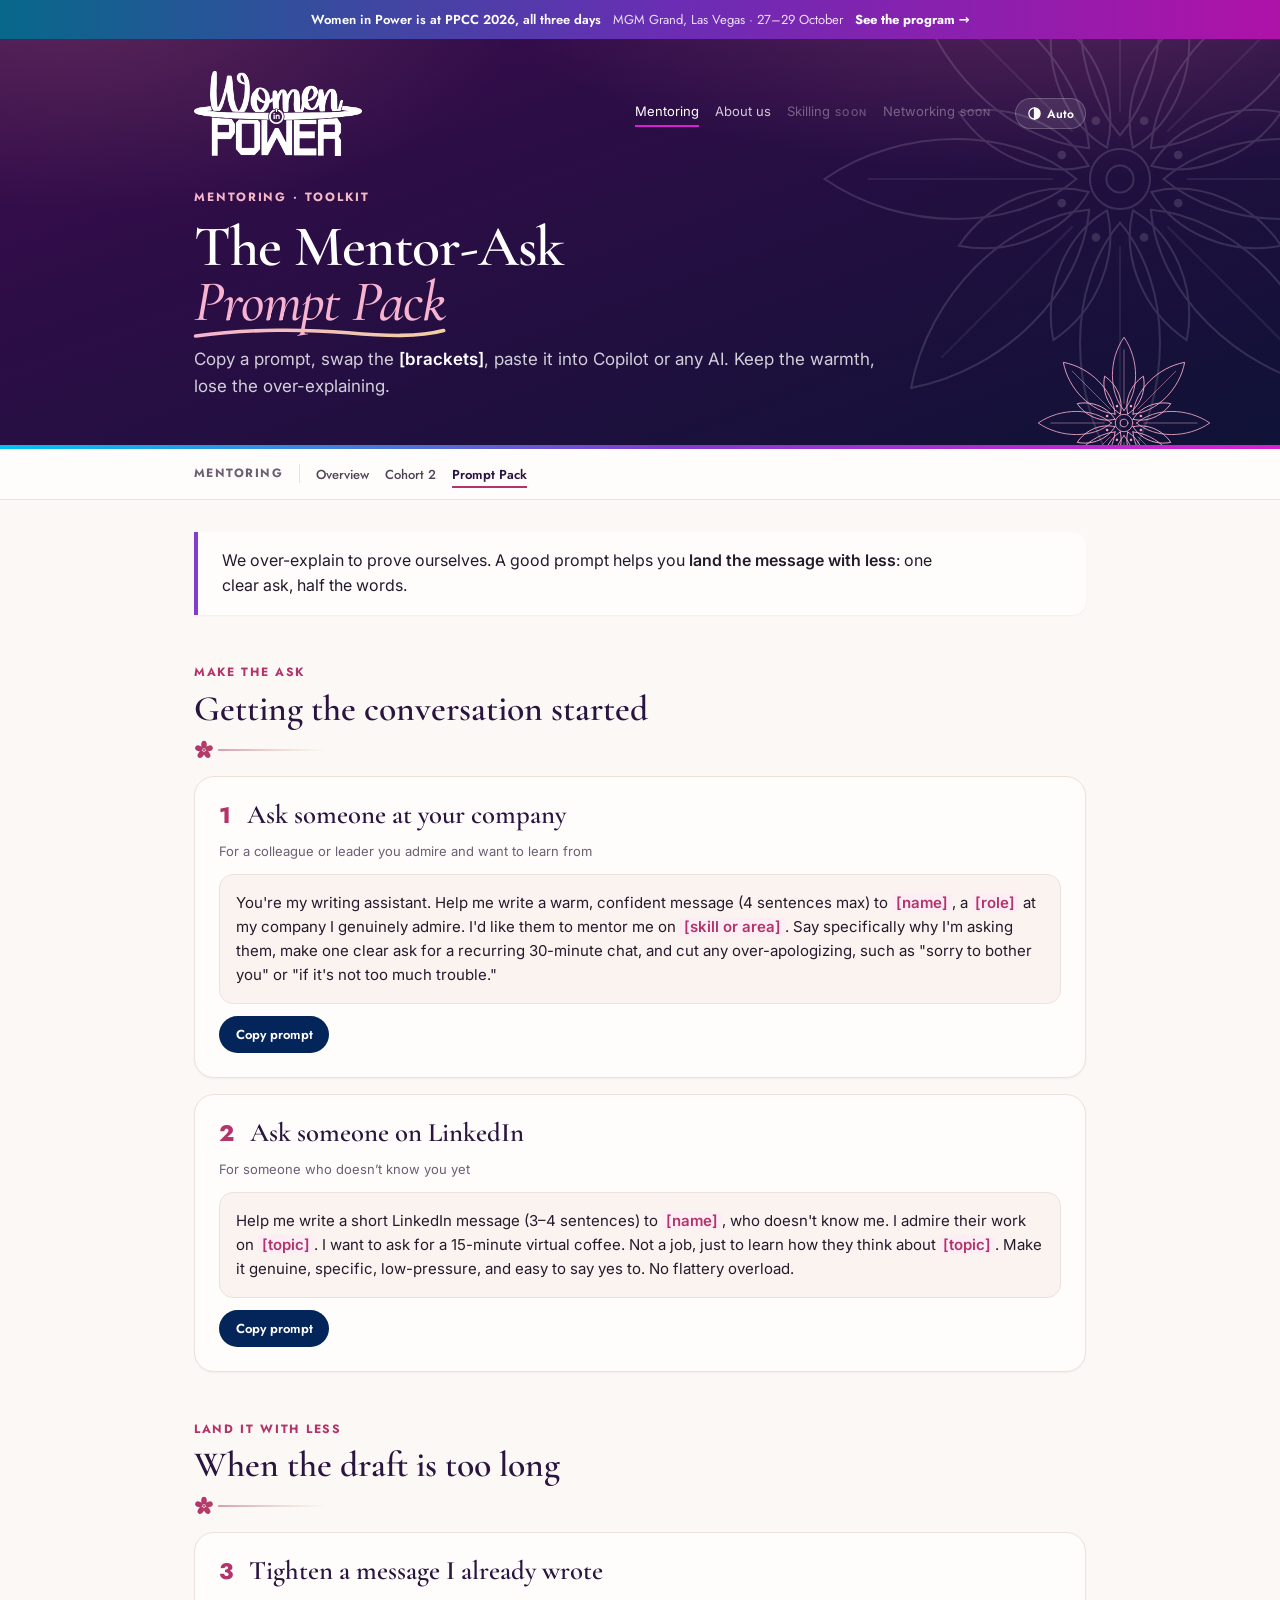
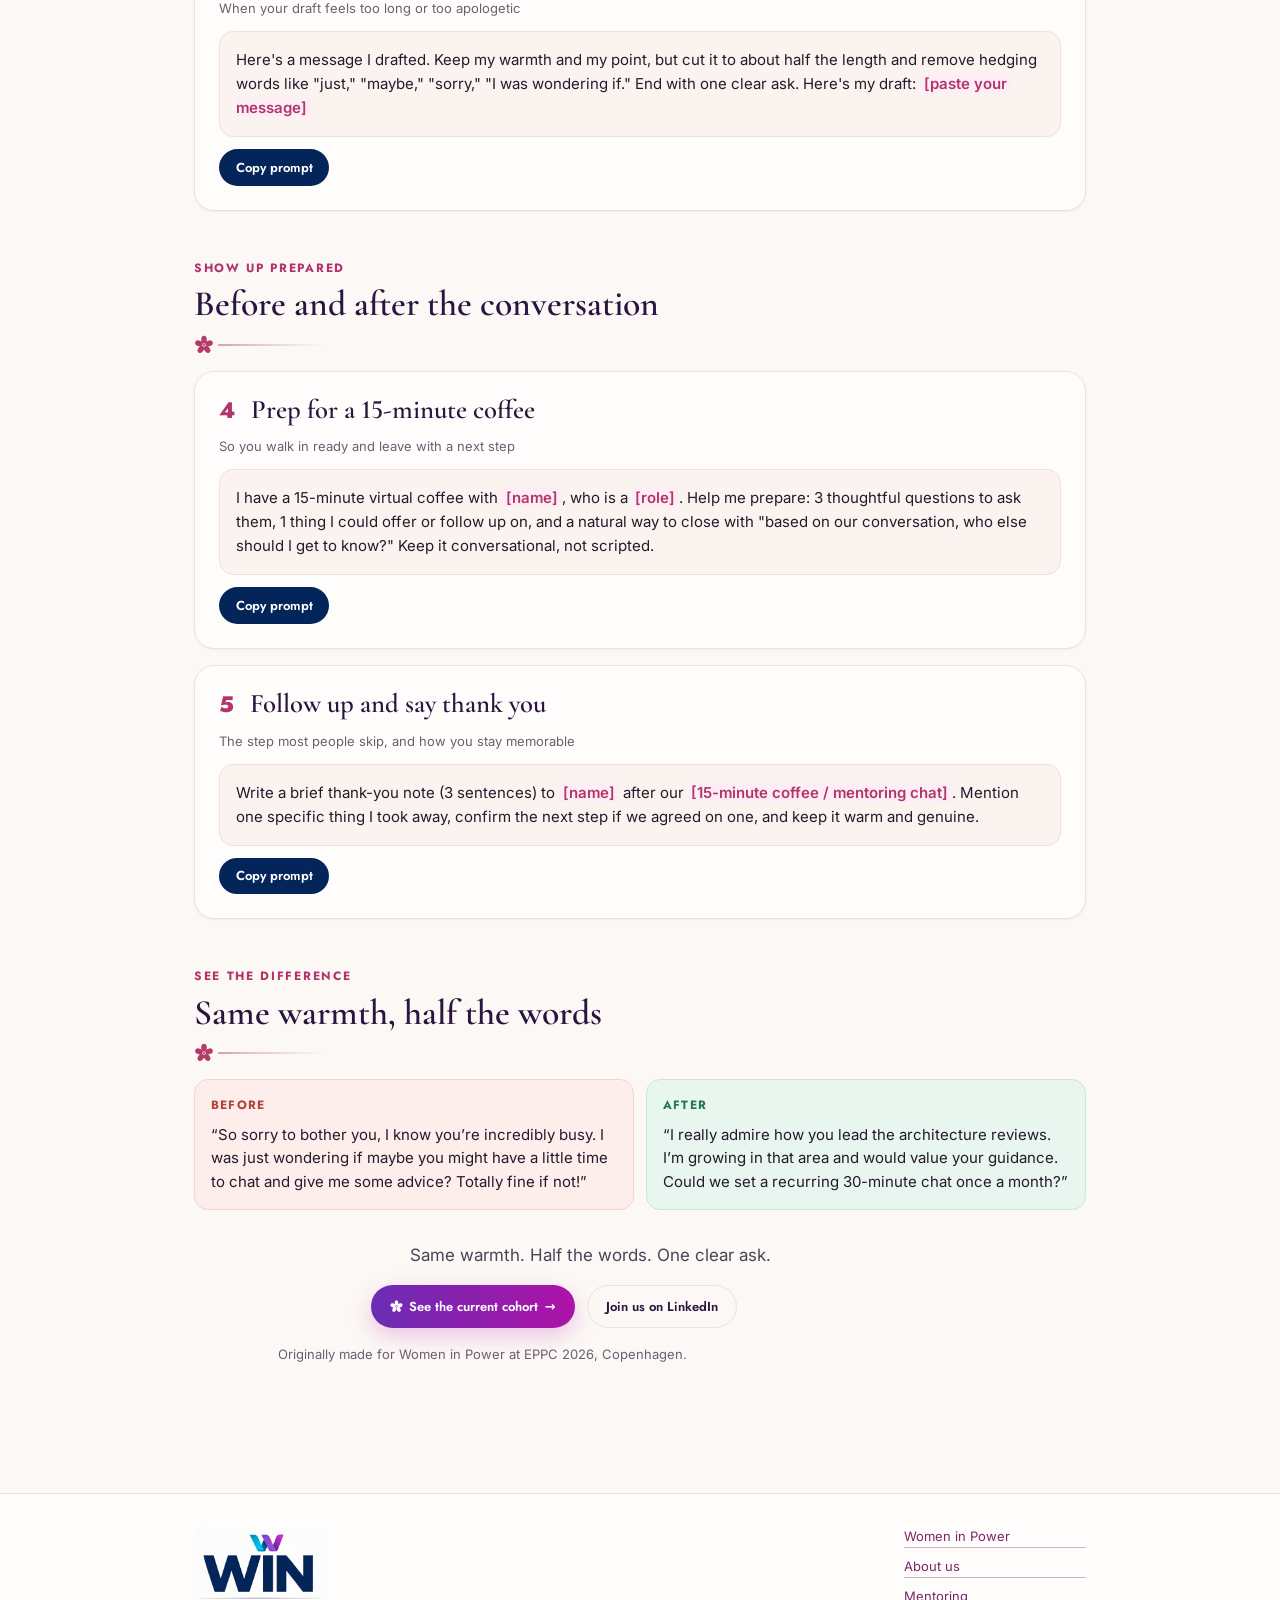
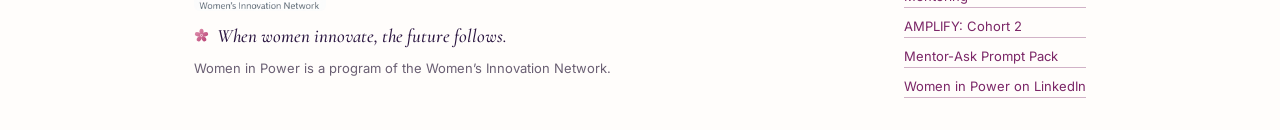
<file: mentoring/mentorship-prompts/index.html>
<!DOCTYPE html>
<html lang="en">
<head>
<meta charset="UTF-8">
<meta name="viewport" content="width=device-width, initial-scale=1">
<title>The Mentor-Ask Prompt Pack | Women in Power</title>
<meta name="description" content="Five copy-and-paste AI prompts for asking someone to mentor you, tightening the message, preparing for a coffee chat and following up.">
<meta name="theme-color" content="#3b0b4e">
<script>(function(){try{var t=localStorage.getItem('wip-theme');if(t==='light'||t==='dark')document.documentElement.setAttribute('data-theme',t);}catch(e){}})();</script>
<script>document.documentElement.classList.add('rv-on');setTimeout(function(){if(!window.WIP_REVEAL)document.documentElement.classList.remove('rv-on');},3000);</script>
<link rel="preconnect" href="https://fonts.googleapis.com">
<link rel="preconnect" href="https://fonts.gstatic.com" crossorigin>
<link href="https://fonts.googleapis.com/css2?family=Cormorant+Garamond:ital,wght@0,500..700;1,500..700&family=Inter:wght@400;500;600&family=Jost:wght@400..800&display=swap" rel="stylesheet">
<link rel="stylesheet" href="../../assets/css/wip.css">
<style>
  /* Page-specific. Promote into wip.css only if a second page needs it. */
  .prompt {
    background: var(--surface-2); border: 1px solid var(--line); border-radius: var(--r-md);
    padding: var(--s-4); font-size: 0.9375rem; line-height: 1.6; color: var(--ink);
    white-space: pre-wrap; max-width: none;
  }
  .prompt .b {
    color: var(--accent); font-weight: 600;
    background: var(--joint-wash); border-radius: 4px; padding: 0 .25em;
  }
  .copy {
    margin-top: var(--s-3); display: inline-flex; align-items: center; gap: .5em;
    cursor: pointer; background: var(--win-navy); color: #fff; border: 1px solid transparent;
    border-radius: var(--r-pill); padding: .6em 1.2em;
    font-family: var(--font-display); font-size: var(--t-sm); font-weight: 600;
    transition: background .2s var(--ease), transform .18s var(--ease);
  }
  .copy:hover { background: var(--win-navy-soft); transform: translateY(-1px); }
  .copy.done { background: var(--ok); }
  :root[data-theme="dark"] .copy { background: #1d4fa8; }
  @media (prefers-color-scheme: dark) { :root:not([data-theme="light"]) .copy { background: #1d4fa8; } }
  @media (prefers-reduced-motion: reduce) { .copy:hover { transform: none; } }

  .ba { display: grid; gap: var(--s-3); }
  @media (min-width: 640px) { .ba { grid-template-columns: 1fr 1fr; } }
  .ba .box { border-radius: var(--r-md); padding: var(--s-4); font-size: 0.9375rem; line-height: 1.55; }
  .ba .before { background: var(--danger-wash); border: 1px solid var(--danger-line); }
  .ba .after  { background: var(--ok-wash);     border: 1px solid var(--ok-line); }
  .ba .tag {
    font-family: var(--font-display); font-size: var(--t-xs); font-weight: 700;
    letter-spacing: .1em; text-transform: uppercase; display: block; margin-bottom: var(--s-2);
  }
  .ba .before .tag { color: var(--danger); }
  .ba .after  .tag { color: var(--ok); }
  .card .num {
    font-family: var(--font-display); font-weight: 800; color: var(--accent); margin-right: .4em;
  }
</style>
</head>
<body>
<a class="skip-link" href="#main">Skip to content</a>

<div class="announce">
  <a href="../../ppcc-2026/">
    <span>Women in Power is at PPCC 2026, all three days</span>
    <span class="where">MGM Grand, Las Vegas &middot; 27&ndash;29 October</span>
    <span class="go">See the program &rarr;</span>
  </a>
</div>

<header class="masthead" id="top">
  <div class="wrap">
    <div class="masthead-top">
      <a class="lockup" href="../../">
        <img class="lockup-img" src="../../assets/img/wip-wordmark-reverse.png" alt="Women in Power" width="1200" height="607">
      </a>
      <div class="masthead-right">
        <nav class="masthead-nav" aria-label="Main">
          <a href="../" aria-current="page">Mentoring</a>
          <a href="../../about/">About us</a>
          <span class="nav-soon">Skilling <em>soon</em></span>
          <span class="nav-soon">Networking <em>soon</em></span>
        </nav>
        <button type="button" class="theme-toggle" data-theme-toggle>Theme</button>
      </div>
    </div>
    <p class="kicker">Mentoring &middot; Toolkit</p>
    <h1>The Mentor-Ask <em>Prompt Pack</em></h1>
    <p class="standfirst">Copy a prompt, swap the <strong>[brackets]</strong>, paste it into Copilot or any AI. Keep the warmth, lose the over-explaining.</p>
  </div>
</header>

<nav class="subnav" aria-label="Mentoring section">
  <div class="wrap">
    <span class="subnav-label">Mentoring</span>
    <ul>
        <li><a href="../">Overview</a></li>
        <li><a href="../2026-cohort2/">Cohort 2</a></li>
        <li><a href="./" aria-current="page">Prompt Pack</a></li>
    </ul>
  </div>
</nav>

<main id="main">
<div class="wrap">

  <div class="callout" style="margin-top:var(--s-6)">
    <p>We over-explain to prove ourselves. A good prompt helps you <strong>land the message with less</strong>: one clear ask, half the words.</p>
  </div>

  <section class="section">
    <div class="section-head">
      <p class="eyebrow">Make the ask</p>
      <h2>Getting the conversation started</h2>
    </div>

    <div class="card">
      <h3><span class="num">1</span> Ask someone at your company</h3>
      <p class="small muted">For a colleague or leader you admire and want to learn from</p>
      <div class="prompt" id="p1">You're my writing assistant. Help me write a warm, confident message (4 sentences max) to <span class="b">[name]</span>, a <span class="b">[role]</span> at my company I genuinely admire. I'd like them to mentor me on <span class="b">[skill or area]</span>. Say specifically why I'm asking them, make one clear ask for a recurring 30-minute chat, and cut any over-apologizing, such as "sorry to bother you" or "if it's not too much trouble."</div>
      <button class="copy" type="button" data-copy="p1">Copy prompt</button>
    </div>

    <div class="card" style="margin-top:var(--s-4)">
      <h3><span class="num">2</span> Ask someone on LinkedIn</h3>
      <p class="small muted">For someone who doesn&rsquo;t know you yet</p>
      <div class="prompt" id="p2">Help me write a short LinkedIn message (3–4 sentences) to <span class="b">[name]</span>, who doesn't know me. I admire their work on <span class="b">[topic]</span>. I want to ask for a 15-minute virtual coffee. Not a job, just to learn how they think about <span class="b">[topic]</span>. Make it genuine, specific, low-pressure, and easy to say yes to. No flattery overload.</div>
      <button class="copy" type="button" data-copy="p2">Copy prompt</button>
    </div>
  </section>

  <section class="section">
    <div class="section-head">
      <p class="eyebrow">Land it with less</p>
      <h2>When the draft is too long</h2>
    </div>
    <div class="card">
      <h3><span class="num">3</span> Tighten a message I already wrote</h3>
      <p class="small muted">When your draft feels too long or too apologetic</p>
      <div class="prompt" id="p3">Here's a message I drafted. Keep my warmth and my point, but cut it to about half the length and remove hedging words like "just," "maybe," "sorry," "I was wondering if." End with one clear ask. Here's my draft: <span class="b">[paste your message]</span></div>
      <button class="copy" type="button" data-copy="p3">Copy prompt</button>
    </div>
  </section>

  <section class="section">
    <div class="section-head">
      <p class="eyebrow">Show up prepared</p>
      <h2>Before and after the conversation</h2>
    </div>

    <div class="card">
      <h3><span class="num">4</span> Prep for a 15-minute coffee</h3>
      <p class="small muted">So you walk in ready and leave with a next step</p>
      <div class="prompt" id="p4">I have a 15-minute virtual coffee with <span class="b">[name]</span>, who is a <span class="b">[role]</span>. Help me prepare: 3 thoughtful questions to ask them, 1 thing I could offer or follow up on, and a natural way to close with "based on our conversation, who else should I get to know?" Keep it conversational, not scripted.</div>
      <button class="copy" type="button" data-copy="p4">Copy prompt</button>
    </div>

    <div class="card" style="margin-top:var(--s-4)">
      <h3><span class="num">5</span> Follow up and say thank you</h3>
      <p class="small muted">The step most people skip, and how you stay memorable</p>
      <div class="prompt" id="p5">Write a brief thank-you note (3 sentences) to <span class="b">[name]</span> after our <span class="b">[15-minute coffee / mentoring chat]</span>. Mention one specific thing I took away, confirm the next step if we agreed on one, and keep it warm and genuine.</div>
      <button class="copy" type="button" data-copy="p5">Copy prompt</button>
    </div>
  </section>

  <section class="section">
    <div class="section-head">
      <p class="eyebrow">See the difference</p>
      <h2>Same warmth, half the words</h2>
    </div>
    <div class="ba">
      <div class="box before">
        <span class="tag">Before</span>
        &ldquo;So sorry to bother you, I know you&rsquo;re incredibly busy. I was just wondering if maybe you might have a little time to chat and give me some advice? Totally fine if not!&rdquo;
      </div>
      <div class="box after">
        <span class="tag">After</span>
        &ldquo;I really admire how you lead the architecture reviews. I&rsquo;m growing in that area and would value your guidance. Could we set a recurring 30-minute chat once a month?&rdquo;
      </div>
    </div>
    <p class="lead center" style="margin-top:var(--s-6)">Same warmth. Half the words. One clear ask.</p>
    <p class="row center" style="justify-content:center; margin-top:var(--s-4)">
      <a class="btn btn-accent" href="../2026-cohort2/">See the current cohort &rarr;</a>
      <a class="btn btn-ghost" href="https://www.linkedin.com/company/women-in-power-platform" target="_blank" rel="noopener">Join us on LinkedIn</a>
    </p>
    <p class="small muted center" style="margin-top:var(--s-4)">Originally made for Women in Power at EPPC 2026, Copenhagen.</p>
  </section>

</div>
</main>

<footer class="site-footer">
  <div class="wrap foot-row">
    <div>
      <img class="win-logo" src="../../assets/img/win-logo.png" alt="Women's Innovation Network (WIN)">
      <p class="tagline">When women innovate, the future follows.</p>
      <p class="small" style="margin-top:var(--s-2)">Women in Power is a program of the Women&rsquo;s Innovation Network.</p>
    </div>
    <nav aria-label="Footer">
      <a href="../../">Women in Power</a>
      <a href="../../about/">About us</a>
      <a href="../">Mentoring</a>
      <a href="../2026-cohort2/">AMPLIFY: Cohort 2</a>
      <a href="./">Mentor-Ask Prompt Pack</a>
      <a href="https://www.linkedin.com/company/women-in-power-platform" target="_blank" rel="noopener">Women in Power on LinkedIn</a>
    </nav>
  </div>
</footer>

<a class="to-top" href="#top" title="Back to top">
  <span class="visually-hidden">Back to top</span>
  <svg viewBox="0 0 24 24" fill="none" stroke="currentColor" stroke-width="2.2" stroke-linecap="round" stroke-linejoin="round" aria-hidden="true"><path d="M12 19V5"/><path d="M5 12l7-7 7 7"/></svg>
</a>

<script src="../../assets/js/wip.js" defer></script>
<script>
// Copy-to-clipboard for the prompt blocks. Kept on this page because no
// other page needs it.
document.addEventListener('click', function (e) {
  var btn = e.target.closest('.copy');
  if (!btn) return;
  var el = document.getElementById(btn.getAttribute('data-copy'));
  if (!el) return;
  var text = el.innerText.replace(/\s+/g, ' ').trim();

  function done() {
    var old = btn.textContent;
    btn.textContent = 'Copied ✓';
    btn.classList.add('done');
    setTimeout(function () { btn.textContent = old; btn.classList.remove('done'); }, 1600);
  }

  if (navigator.clipboard && navigator.clipboard.writeText) {
    navigator.clipboard.writeText(text).then(done, fallback);
  } else {
    fallback();
  }

  // execCommand path for insecure contexts and older browsers.
  function fallback() {
    var ta = document.createElement('textarea');
    ta.value = text;
    ta.setAttribute('readonly', '');
    ta.style.cssText = 'position:absolute;left:-9999px;';
    document.body.appendChild(ta);
    ta.select();
    try { document.execCommand('copy'); done(); } catch (err) { /* nothing to do */ }
    document.body.removeChild(ta);
  }
});
</script>
</body>
</html>
</file>
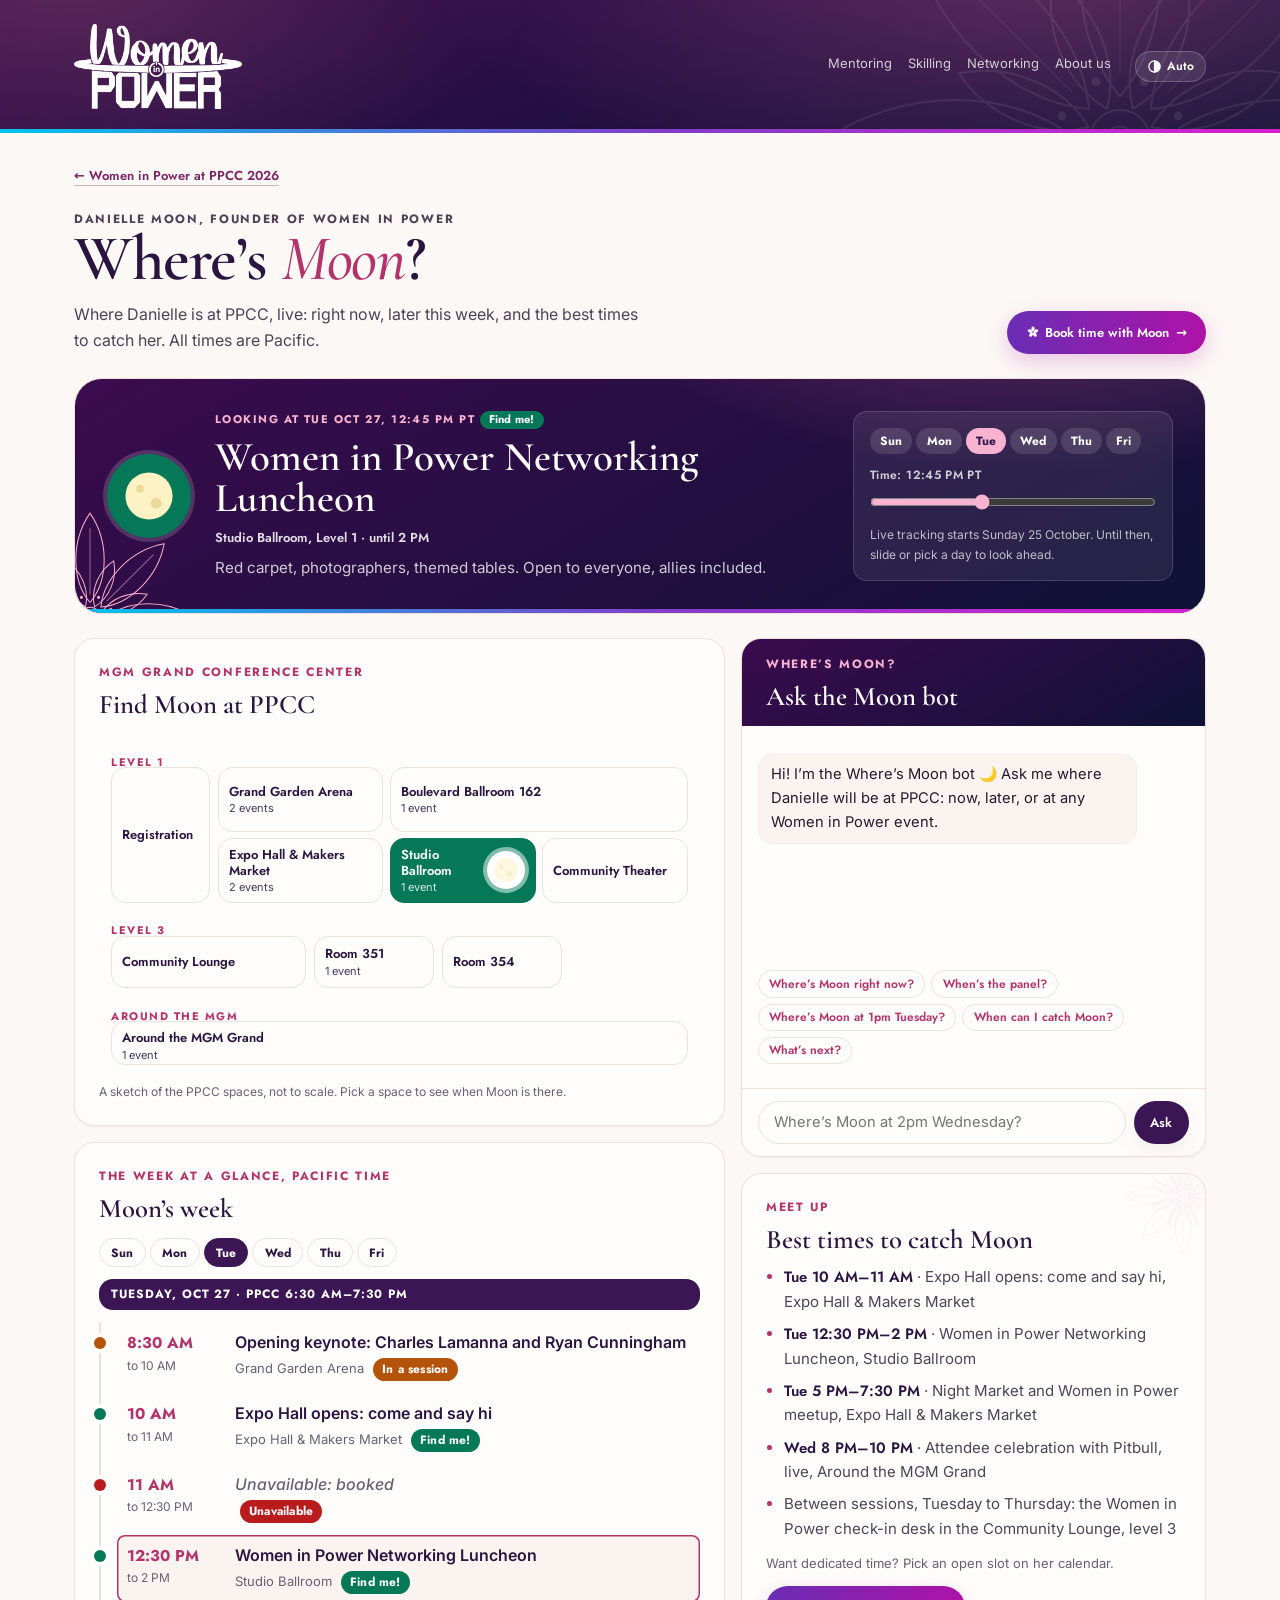
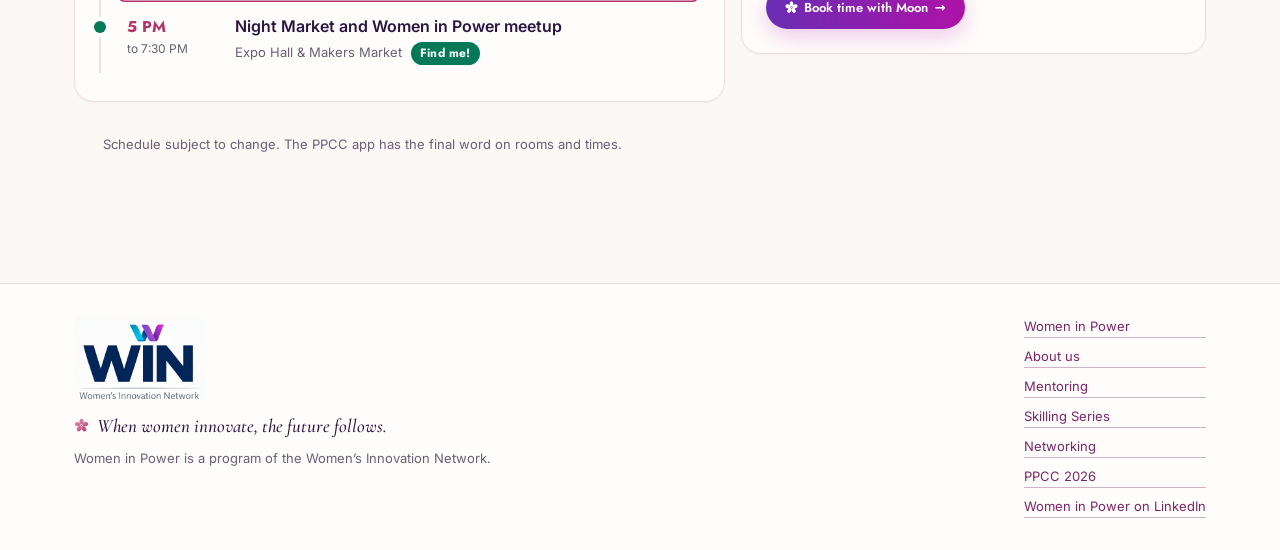
<file: ppcc-2026/wheres-moon/index.html>
<!DOCTYPE html>
<html lang="en">
<head>
<meta charset="UTF-8">
<meta name="viewport" content="width=device-width, initial-scale=1">
<title>Where's Moon? | Women in Power at PPCC 2026</title>
<meta name="description" content="Where Danielle Moon, founder of Women in Power, is at PPCC 2026, live: right now, later this week, and the best times to catch her. MGM Grand, Las Vegas, 27–29 October 2026.">
<meta name="theme-color" content="#3b0b4e">
<script>(function(){try{var t=localStorage.getItem('wip-theme');if(t==='light'||t==='dark')document.documentElement.setAttribute('data-theme',t);}catch(e){}})();</script>
<script>document.documentElement.classList.add('rv-on');setTimeout(function(){if(!window.WIP_REVEAL)document.documentElement.classList.remove('rv-on');},3000);</script>
<link rel="preconnect" href="https://fonts.googleapis.com">
<link rel="preconnect" href="https://fonts.gstatic.com" crossorigin>
<link href="https://fonts.googleapis.com/css2?family=Cormorant+Garamond:ital,wght@0,500..700;1,500..700&family=Inter:wght@400;500;600&family=Jost:wght@400..800&display=swap" rel="stylesheet">
<link rel="stylesheet" href="../../assets/css/wip.css">
<style>
  /* ======================================================================
     Where's Moon? Page-specific.
     Danielle's interactive, rebuilt in the site's furniture. The working
     parts are hers; the frame, type and colour are the site's.
     ====================================================================== */

  /* Status colours. Fixed rather than themed: every one carries white text,
     and each holds 5:1 or better against white in both themes. */
  :root { --m-find: #047857; --m-session: #b45309; --m-busy: #b91c1c; --m-off: #52525b; }

  .crumb { margin-top: var(--s-6); font-family: var(--font-display); font-size: var(--t-sm); font-weight: 600; }
  .crumb a { text-decoration: none; }
  .page-head { display: flex; gap: var(--s-4) var(--s-6); align-items: flex-end; justify-content: space-between; flex-wrap: wrap; margin-top: var(--s-3); }
  .page-head h1 { font-size: clamp(2.2rem, 1.5rem + 3vw, 3.6rem); letter-spacing: -.02em; line-height: 1.05; }
  .page-head p { color: var(--ink-2); max-width: 58ch; margin-top: var(--s-3); }

  /* --- Right now: the live band ---------------------------------------- */
  .now {
    position: relative; overflow: hidden; isolation: isolate; color: #fff;
    border-radius: var(--r-xl); margin-top: var(--s-5); border: 1px solid var(--line);
    background:
      /* Bottom left, not the usual top right: the time controls live on the
         right of this band, and a bloom behind them cut across the days. */
      var(--bloom-rose) left -95px bottom -115px / 220px 220px no-repeat,
      radial-gradient(700px 300px at 85% -40%, var(--mast-glow-1), transparent 62%),
      linear-gradient(150deg, var(--mast-a) 0%, var(--mast-b) 100%);
  }
  .now::after { content: ""; position: absolute; inset: auto 0 0 0; height: 4px; background: var(--ribbon); }
  .now .in { display: grid; gap: var(--s-5); padding: var(--s-6); grid-template-columns: auto 1fr minmax(240px, 320px); align-items: center; }
  .orb { width: 84px; height: 84px; border-radius: 50%; display: grid; place-items: center; box-shadow: 0 0 0 4px rgba(255,255,255,.16); }
  .now .when { font-family: var(--font-display); font-size: var(--t-xs); font-weight: 700; letter-spacing: .12em; text-transform: uppercase; color: #f7b3cf; margin: 0; }
  .now .headline { font-family: var(--font-serif); font-size-adjust: var(--serif-adjust); font-size: clamp(1.6rem, 1.2rem + 1.4vw, 2.3rem); font-weight: 600; line-height: 1.12; margin-top: var(--s-2); color: #fff; }
  .now .loc { font-family: var(--font-display); font-weight: 600; font-size: var(--t-sm); color: rgba(255,255,255,.86); margin-top: var(--s-2); }
  .now .detail { font-size: .95rem; color: rgba(255,255,255,.78); margin-top: var(--s-2); }

  .mbadge { display: inline-block; border-radius: var(--r-pill); padding: .15em .75em; font-family: var(--font-display); font-size: var(--t-xs); font-weight: 700; letter-spacing: .02em; text-transform: none; color: #fff; vertical-align: middle; margin-left: .4em; }
  .b-find { background: var(--m-find); } .b-session { background: var(--m-session); }
  .b-busy { background: var(--m-busy); } .b-off { background: var(--m-off); }

  .peek { background: rgba(255,255,255,.08); border: 1px solid rgba(255,255,255,.14); border-radius: var(--r-md); padding: var(--s-4); }
  .chips { display: flex; flex-wrap: wrap; gap: 4px; margin-bottom: var(--s-3); }
  /* Not .chip: that is the community roll's filter chip in wip.css, and its
     dark-mode rule outranks this one and turned the selected day dark on dark. */
  .daychip { border: 0; border-radius: var(--r-pill); padding: .35em .85em; font-family: var(--font-display); font-weight: 700; font-size: var(--t-xs); background: rgba(255,255,255,.12); color: #fff; cursor: pointer; }
  .daychip[aria-pressed="true"] { background: #f7b3cf; color: #2d164c; }
  .peek label { font-size: var(--t-xs); color: rgba(255,255,255,.78); display: block; font-family: var(--font-display); font-weight: 600; letter-spacing: .03em; }
  .peek input[type=range] { width: 100%; accent-color: #f7b3cf; margin-top: var(--s-2); }
  .linkbtn { background: none; border: 0; color: #f7b3cf; font-family: var(--font-display); font-weight: 700; font-size: var(--t-xs); cursor: pointer; padding: 0; }
  .linkbtn:disabled { opacity: .45; cursor: default; }
  .liveline { margin-top: var(--s-2); font-size: var(--t-xs); color: rgba(255,255,255,.7); }

  /* --- The working area ------------------------------------------------- */
  .moon-grid { display: grid; gap: var(--s-4); grid-template-columns: minmax(0, 7fr) minmax(0, 5fr); margin-top: var(--s-5); align-items: start; }
  .moon-col { display: flex; flex-direction: column; gap: var(--s-4); min-width: 0; }
  .moon-grid .card h2 { font-size: var(--t-xl); margin-top: var(--s-2); }

  .map { position: relative; width: 100%; aspect-ratio: 800 / 452; margin-top: var(--s-4); }
  .zone { position: absolute; border: 1.5px solid var(--line); background: var(--surface); border-radius: var(--r-md); padding: 8px 10px; text-align: left; color: var(--heading); font-family: var(--font-display); font-weight: 600; font-size: 13px; line-height: 1.2; cursor: pointer; overflow: hidden; transition: border-color .2s var(--ease), background-color .2s var(--ease); }
  .zone:hover { background: var(--surface-2); border-color: var(--accent); }
  .zone[aria-pressed="true"] { border-color: var(--accent); box-shadow: inset 0 0 0 1px var(--accent); }
  .zone.here { color: #fff; }
  .zone small { display: block; font-weight: 400; font-size: 11px; margin-top: 3px; opacity: .85; font-family: var(--font-body); }
  .pin { position: absolute; right: 10px; top: 50%; transform: translateY(-50%); width: 38px; height: 38px; border-radius: 50%; background: #fff; display: grid; place-items: center; }
  @media (prefers-reduced-motion: no-preference) {
    .pin::before { content: ""; position: absolute; inset: -4px; border-radius: 50%; background: rgba(255,255,255,.5); animation: ping 1.6s infinite; }
  }
  @keyframes ping { 0% { transform: scale(.8); opacity: .9; } 100% { transform: scale(1.5); opacity: 0; } }
  .band { position: absolute; left: 2%; font-family: var(--font-display); font-size: 11px; font-weight: 700; letter-spacing: .14em; text-transform: uppercase; color: var(--accent); }
  .cap { font-size: var(--t-xs); color: var(--ink-3); margin-top: var(--s-2); }
  .placeinfo { border-top: 1px solid var(--line-soft); margin-top: var(--s-4); padding-top: var(--s-3); font-size: var(--t-sm); }
  .placeinfo ul { list-style: none; margin: var(--s-2) 0 0; padding: 0; max-width: none; }
  .placeinfo li { margin: 0; }
  .placeinfo button, .ev { width: 100%; text-align: left; background: none; border: 0; color: var(--ink); font: inherit; cursor: pointer; border-radius: var(--r-sm, 6px); padding: 6px 8px; }
  .placeinfo button:hover, .ev:hover { background: var(--surface-2); }

  .dtabs { display: flex; flex-wrap: wrap; gap: 4px; margin: var(--s-4) 0 var(--s-3); }
  .dtab { border: 1px solid var(--line); background: var(--surface); color: var(--heading); border-radius: var(--r-pill); padding: .35em .95em; font-family: var(--font-display); font-weight: 700; font-size: var(--t-xs); cursor: pointer; }
  .dtab[aria-selected="true"] { background: var(--solid); border-color: var(--solid); color: #fff; }
  .daybar { background: var(--solid); color: #fff; border-radius: var(--r-md); padding: .5em 1em; font-family: var(--font-display); font-size: var(--t-xs); font-weight: 700; letter-spacing: .08em; text-transform: uppercase; margin-bottom: var(--s-3); max-width: none; }
  ol.mtl { list-style: none; margin: 0; padding: 0 0 0 16px; border-left: 2px solid var(--line); max-width: none; }
  ol.mtl li { position: relative; margin: 0 0 4px; }
  ol.mtl .dot { position: absolute; left: -23px; top: 15px; width: 12px; height: 12px; border-radius: 50%; box-shadow: 0 0 0 4px var(--surface); }
  .ev { display: grid; grid-template-columns: 96px 1fr; gap: var(--s-3); padding: 8px 10px; }
  .ev[aria-current="true"] { background: var(--surface-2); box-shadow: inset 0 0 0 1.5px var(--accent); }
  .ev .t { font-family: var(--font-display); font-weight: 700; font-size: .98rem; color: var(--accent); font-variant-numeric: lining-nums; }
  .ev .t small { display: block; font-family: var(--font-body); font-weight: 400; font-size: var(--t-xs); color: var(--ink-3); }
  /* Both block: Danielle's version had a pin emoji between the name and the
     room, and without it the two ran together on one line. */
  .ev .n { display: block; font-weight: 600; color: var(--heading); }
  .ev .w { display: block; font-size: var(--t-sm); color: var(--ink-3); margin-top: 2px; }
  .ev.busy .n { color: var(--ink-3); font-style: italic; font-weight: 500; }

  /* The bot: a card with a dark head, like the site's other bands. */
  .bot { padding: 0; overflow: hidden; display: flex; flex-direction: column; }
  .bothead { background: linear-gradient(150deg, var(--mast-a) 0%, var(--mast-b) 100%); color: #fff; padding: var(--s-4) var(--s-5); }
  .bothead h2 { color: #fff; margin-top: var(--s-1, 4px); }
  .bothead .eyebrow { color: #f7b3cf; }
  .log { min-height: 220px; max-height: 380px; overflow-y: auto; padding: var(--s-4); display: flex; flex-direction: column; gap: var(--s-2); }
  .msg { max-width: 88%; white-space: pre-line; border-radius: 14px; padding: 8px 12px; font-size: .92rem; margin: 0; }
  .msg.bot { background: var(--surface-2); color: var(--ink); border: 1px solid var(--line-soft); }
  .msg.you { margin-left: auto; background: var(--solid); color: #fff; }
  .sugg { display: flex; flex-wrap: wrap; gap: 6px; padding: 0 var(--s-4) var(--s-3); }
  .sugg button { border: 1px solid var(--line); background: var(--surface); color: var(--accent); border-radius: var(--r-pill); padding: .3em .85em; font-family: var(--font-display); font-size: var(--t-xs); font-weight: 600; cursor: pointer; }
  .sugg button:hover { border-color: var(--accent); }
  form.ask { display: flex; gap: var(--s-2); border-top: 1px solid var(--line); padding: var(--s-3) var(--s-4); }
  form.ask input { flex: 1; min-width: 0; border: 1px solid var(--line); border-radius: var(--r-pill); padding: .6em 1em; font: inherit; font-size: .92rem; background: var(--surface); color: var(--ink); }
  form.ask .btn { padding-inline: 1.2em; }

  .catchlist { margin-top: var(--s-3); padding-left: 1.1rem; }
  .catchlist li { font-size: .94rem; color: var(--ink-2); }
  .catchlist b { color: var(--heading); font-family: var(--font-display); font-weight: 600; }

  .noscript { margin-top: var(--s-5); }

  @media (max-width: 980px) {
    .moon-grid { grid-template-columns: 1fr; }
    .now .in { grid-template-columns: auto 1fr; }
    .peek { grid-column: 1 / -1; }
    /* The time controls drop to the bottom of the band here, which is where
       the bloom sits, so the bloom goes. */
    .now {
      background:
        radial-gradient(700px 300px at 85% -40%, var(--mast-glow-1), transparent 62%),
        linear-gradient(150deg, var(--mast-a) 0%, var(--mast-b) 100%);
    }
  }
  @media (max-width: 560px) {
    .now .in { padding: var(--s-5); }
    .orb { width: 64px; height: 64px; }
    .zone { font-size: 10px; padding: 4px 5px; }
    /* The map shrinks with the screen but text does not: lift the floor
       labels clear of the first row of boxes. */
    .band { font-size: 9px; letter-spacing: .08em; transform: translateY(-6px); }
    .zone small { display: none; }
    .pin { width: 26px; height: 26px; right: 6px; }
    .ev { grid-template-columns: 78px 1fr; }
  }
  @media (forced-colors: active) {
    .mbadge, .zone.here, .daychip[aria-pressed="true"], .dtab[aria-selected="true"] { forced-color-adjust: none; border: 2px solid CanvasText; }
  }
  @media print {
    .now { background: #fff; color: #000; border: 1px solid #ccc; }
    .now .headline, .now .loc, .now .detail, .now .when { color: #000; }
    .peek, .bot, .map, .cap, .placeinfo { display: none; }
  }
</style>
</head>
<body>
<a class="skip-link" href="#main">Skip to content</a>

<header class="masthead" id="top" style="padding-block:var(--s-5) var(--s-5)">
  <div class="wrap-wide">
    <div class="masthead-top" style="margin-bottom:0">
      <a class="lockup" href="../../">
        <img class="lockup-img" src="../../assets/img/wip-wordmark-reverse.png" alt="Women in Power" width="1200" height="607">
      </a>
      <div class="masthead-right">
        <nav class="masthead-nav" aria-label="Main">
          <a href="../../mentoring/">Mentoring</a>
          <a href="../../skilling/">Skilling</a>
          <a href="../../networking/">Networking</a>
          <a href="../../about/">About us</a>
        </nav>
        <button type="button" class="theme-toggle" data-theme-toggle>Theme</button>
      </div>
    </div>
  </div>
</header>

<main id="main">
<div class="wrap-wide">

  <!--
    ======================================================================
    WHERE'S MOON?

    Danielle Moon's own interactive, sent through Sravani on 20 Oct 2026,
    rebuilt in the site's frame: masthead, fonts, colour tokens, light and
    dark. What she built is kept: the live location in Pacific time, the
    time slider, the venue map, the week, the bot and the booking link.

    Changed from her version, deliberately:
    * Her two illustrations are not used. The site is real photography and
      the line-drawn bloom; the band carries the bloom instead.
    * Emoji are out of buttons and labels, and kept in the bot's replies,
      which is where they carry personality rather than chrome.
    * Mid-sentence dashes reworded, per the style guide.
    * Venue names follow the official PPCC schedule where it has one: the
      keynotes are in the Grand Garden Arena, not "Keynote Hall", and
      levels are "level 1" and "level 3", as the PPCC app will say.

    The schedule lives in moon.js, in this folder, and nowhere else. The
    PPCC page reads the same file for its live line.

    Booking is open to the public by Danielle's choice (confirmed 20 Oct
    2026). It is her Microsoft Bookings page.

    This page is time-boxed. It comes down with the rest of the PPCC
    event content.
    ======================================================================
  -->

  <p class="crumb"><a href="../">&larr; Women in Power at PPCC 2026</a></p>

  <div class="page-head">
    <div>
      <p class="eyebrow">Danielle Moon, founder of Women in Power</p>
      <h1>Where&rsquo;s <em>Moon</em>?</h1>
      <p>Where Danielle is at PPCC, live: right now, later this week, and the best times to catch her. All times are Pacific.</p>
    </div>
    <p class="row"><a class="btn btn-accent book" href="https://bookings.cloud.microsoft/bookwithme/user/e2dcc0fbbfcd430ebe51176c29130855@microsoft.com/meetingtype/9vDzocPOTU6zjD4y4mwwAQ2?anonymous&amp;ismsaljsauthenabled&amp;ep=mlink" target="_blank" rel="noopener">Book time with Moon &rarr;</a></p>
  </div>

  <noscript>
    <div class="callout noscript">
      <p class="callout-title">This page needs JavaScript</p>
      <p>It works out where Danielle is from the time of day. Without it, the <a href="../#programme">Women in Power program on the PPCC page</a> has every event, time and room.</p>
    </div>
  </noscript>

  <section class="now" aria-labelledby="now-h">
    <div class="in">
      <div class="orb" id="orb" aria-hidden="true"></div>
      <div>
        <h2 class="when" id="now-h"><span id="when"></span><span id="badge" class="mbadge"></span></h2>
        <p class="headline" id="headline"></p>
        <p class="loc" id="where"></p>
        <p class="detail" id="detail"></p>
      </div>
      <div class="peek" role="group" aria-label="Look at another time">
        <div class="chips" id="chips"></div>
        <label for="slider" id="slabel"></label>
        <input type="range" id="slider" min="360" max="1410" step="15">
        <p class="liveline" id="liveline"></p>
      </div>
    </div>
  </section>

  <div class="moon-grid" id="work">
    <div class="moon-col">
      <section class="card" aria-labelledby="map-h">
        <p class="eyebrow">MGM Grand Conference Center</p>
        <h2 id="map-h">Find Moon at PPCC</h2>
        <div class="map" id="map" role="group" aria-label="PPCC venue areas"></div>
        <p class="cap">A sketch of the PPCC spaces, not to scale. Pick a space to see when Moon is there.</p>
        <div class="placeinfo" id="placeinfo" aria-live="polite" hidden></div>
      </section>

      <section class="card" aria-labelledby="week-h">
        <p class="eyebrow">The week at a glance, Pacific time</p>
        <h2 id="week-h">Moon&rsquo;s week</h2>
        <div class="dtabs" role="tablist" aria-label="Day" id="tabs"></div>
        <p class="daybar" id="daybar"></p>
        <ol class="mtl" id="timeline"></ol>
      </section>
    </div>

    <div class="moon-col">
      <section class="card bot" aria-labelledby="bot-h">
        <div class="bothead"><p class="eyebrow">Where&rsquo;s Moon?</p><h2 id="bot-h">Ask the Moon bot</h2></div>
        <div class="log" id="log" role="log" aria-live="polite" aria-label="Conversation"></div>
        <div class="sugg" id="sugg"></div>
        <form class="ask" id="askform"><label class="visually-hidden" for="q">Ask about Moon</label><input id="q" autocomplete="off" placeholder="Where&rsquo;s Moon at 2pm Wednesday?"><button class="btn btn-primary" type="submit">Ask</button></form>
      </section>

      <section class="card card-bloom" aria-labelledby="catch-h">
        <p class="eyebrow">Meet up</p>
        <h2 id="catch-h">Best times to catch Moon</h2>
        <ul class="catchlist" id="catchlist"></ul>
        <p class="small muted">Want dedicated time? Pick an open slot on her calendar.</p>
        <p class="row"><a class="btn btn-accent book" href="https://bookings.cloud.microsoft/bookwithme/user/e2dcc0fbbfcd430ebe51176c29130855@microsoft.com/meetingtype/9vDzocPOTU6zjD4y4mwwAQ2?anonymous&amp;ismsaljsauthenabled&amp;ep=mlink" target="_blank" rel="noopener">Book time with Moon &rarr;</a></p>
      </section>
    </div>
  </div>

  <p class="small muted center" style="margin-top:var(--s-6)">Schedule subject to change. The PPCC app has the final word on rooms and times.</p>

</div>
</main>

<footer class="site-footer">
  <div class="wrap-wide foot-row">
    <div>
      <img class="win-logo" src="../../assets/img/win-logo.png" alt="Women's Innovation Network (WIN)">
      <p class="tagline">When women innovate, the future follows.</p>
      <p class="small" style="margin-top:var(--s-2)">Women in Power is a program of the Women&rsquo;s Innovation Network.</p>
    </div>
    <nav aria-label="Footer">
      <a href="../../">Women in Power</a>
      <a href="../../about/">About us</a>
      <a href="../../mentoring/">Mentoring</a>
      <a href="../../skilling/">Skilling Series</a>
      <a href="../../networking/">Networking</a>
      <a href="../">PPCC 2026</a>
      <a href="https://www.linkedin.com/company/women-in-power-platform" target="_blank" rel="noopener">Women in Power on LinkedIn</a>
    </nav>
  </div>
</footer>

<a class="to-top" href="#top" title="Back to top">
  <span class="visually-hidden">Back to top</span>
  <svg viewBox="0 0 24 24" fill="none" stroke="currentColor" stroke-width="2.2" stroke-linecap="round" stroke-linejoin="round" aria-hidden="true"><path d="M12 19V5"/><path d="M5 12l7-7 7 7"/></svg>
</a>

<script src="../../assets/js/wip.js" defer></script>
<script src="moon.js"></script>
<script>
/* Where's Moon? The interface. Danielle's, ported onto the site's markup.
   The schedule and the "where is she" logic are in moon.js. */
(function () {
  'use strict';
  var M = window.WIP_MOON;
  if (!M) return;
  var DAYS = M.DAYS, EV = M.EV, MOOD = M.MOOD, fmt = M.fmt, day = M.day, pl = M.pl, ord = M.ord, di = M.di, locate = M.locate, moonSvg = M.moonSvg, title = M.title;
  var MOODC = { find: 'var(--m-find)', session: 'var(--m-session)', busy: 'var(--m-busy)', off: 'var(--m-off)' };

  function esc(s) { return String(s).replace(/[&<>"]/g, function (c) { return { '&': '&amp;', '<': '&lt;', '>': '&gt;', '"': '&quot;' }[c]; }); }
  function $(id) { return document.getElementById(id); }

  var now = M.ptNow(), peek = null, sel = null, viewDay = now ? now.d : 'tue';
  function at() { return peek || now || { d: 'tue', m: 765 }; }

  function render() {
    var a = at(), live = !peek && !!now, w = locate(a), P = pl(w.place);
    $('orb').style.background = MOODC[w.mood]; $('orb').innerHTML = moonSvg(w.mood, 58);
    $('when').textContent = live ? 'Live, ' + day(a.d).s + ' ' + fmt(a.m) + ' PT' : 'Looking at ' + day(a.d).s + ' ' + day(a.d).l.split(', ')[1] + ', ' + fmt(a.m) + ' PT';
    var b = $('badge'); b.className = 'mbadge ' + MOOD[w.mood].b; b.textContent = MOOD[w.mood].l;
    $('headline').textContent = w.head;
    $('where').textContent = (P ? P[1] + ', ' + P[2] : '') + (w.until && w.mood !== 'busy' ? (P ? ' · ' : '') + 'until ' + fmt(w.until) : '');
    $('detail').textContent = w.detail || '';

    var ch = $('chips'); ch.innerHTML = '';
    DAYS.forEach(function (d) {
      var bt = document.createElement('button'); bt.type = 'button'; bt.className = 'daychip'; bt.textContent = d.s;
      bt.setAttribute('aria-pressed', String(!live && a.d === d.k));
      bt.addEventListener('click', function () { jump({ d: d.k, m: a.m }); });
      ch.appendChild(bt);
    });
    $('slider').value = Math.min(Math.max(a.m, 360), 1410);
    $('slabel').textContent = 'Time: ' + fmt(a.m) + ' PT';

    var ll = $('liveline'); ll.innerHTML = '';
    if (now) {
      var lb = document.createElement('button'); lb.className = 'linkbtn'; lb.type = 'button'; lb.textContent = 'Back to live';
      lb.disabled = live; lb.addEventListener('click', function () { peek = null; render(); });
      ll.appendChild(lb);
    } else {
      ll.textContent = 'Live tracking starts Sunday 25 October. Until then, slide or pick a day to look ahead.';
    }
    renderMap(w); renderWeek(w);
  }

  function renderMap(w) {
    var m = $('map'); m.innerHTML = '';
    [[44, 'Level 1'], [268, 'Level 3'], [382, 'Around the MGM']].forEach(function (x) {
      var s = document.createElement('span'); s.className = 'band'; s.style.top = ((x[0] - 18) / 452 * 100) + '%'; s.textContent = x[1]; m.appendChild(s);
    });
    M.PLACES.forEach(function (p) {
      var z = M.ZONES[p[0]], here = p[0] === w.place, n = EV.filter(function (e) { return e.pl === p[0]; }).length;
      var bt = document.createElement('button'); bt.type = 'button'; bt.className = 'zone' + (here ? ' here' : '');
      bt.setAttribute('aria-pressed', String(sel === p[0]));
      bt.setAttribute('aria-label', p[1] + (here ? ', Moon is here' : '') + (n ? ', ' + n + (n === 1 ? ' event' : ' events') : ''));
      bt.style.left = z[0] / 8 + '%'; bt.style.top = z[1] / 452 * 100 + '%'; bt.style.width = z[2] / 8 + '%'; bt.style.height = z[3] / 452 * 100 + '%';
      if (here) { bt.style.background = MOODC[w.mood]; bt.style.borderColor = MOODC[w.mood]; }
      bt.innerHTML = '<span style="display:block;padding-right:' + (here ? '44px' : '0') + '">' + esc(p[1]) + '</span>' +
        (n ? '<small>' + n + (n === 1 ? ' event' : ' events') + '</small>' : '') +
        (here ? '<span class="pin">' + moonSvg(w.mood, 30) + '</span>' : '');
      bt.addEventListener('click', function () { sel = sel === p[0] ? null : p[0]; renderPlace(); render(); });
      m.appendChild(bt);
    });
  }

  function renderPlace() {
    var box = $('placeinfo'); if (!sel) { box.hidden = true; return; } box.hidden = false;
    var P = pl(sel);
    var list = EV.filter(function (e) { return e.pl === sel; }).sort(function (a, b) { return ord({ d: a.d, m: a.s }) - ord({ d: b.d, m: b.s }); });
    box.innerHTML = '<p><strong>' + esc(P[1]) + '</strong> <span class="muted">· ' + esc(P[2]) + '. ' + esc(M.HINT[sel]) + '.</span></p>';
    if (!list.length) { box.insertAdjacentHTML('beforeend', '<p class="muted" style="margin-top:4px">No Moon sightings scheduled here.</p>'); return; }
    var ul = document.createElement('ul');
    list.forEach(function (e) {
      var li = document.createElement('li'), bt = document.createElement('button'); bt.type = 'button';
      bt.innerHTML = '<strong>' + day(e.d).s + ' ' + fmt(e.s) + '</strong> · ' + esc(e.t);
      bt.addEventListener('click', function () { jump({ d: e.d, m: e.s }); });
      li.appendChild(bt); ul.appendChild(li);
    });
    box.appendChild(ul);
  }

  function renderWeek(w) {
    var tabs = $('tabs'); tabs.innerHTML = '';
    DAYS.forEach(function (d) {
      var t = document.createElement('button'); t.type = 'button'; t.className = 'dtab'; t.setAttribute('role', 'tab');
      t.setAttribute('aria-selected', String(d.k === viewDay)); t.textContent = d.s;
      t.addEventListener('click', function () { viewDay = d.k; render(); });
      tabs.appendChild(t);
    });
    var D = day(viewDay);
    $('daybar').textContent = D.l + (D.h ? ' · PPCC ' + fmt(D.h[0]) + '–' + fmt(D.h[1]) : '');
    var ol = $('timeline'); ol.innerHTML = '';
    var list = EV.filter(function (e) { return e.d === viewDay; }).sort(function (a, b) { return a.s - b.s; });
    if (!list.length) { ol.innerHTML = '<li class="muted">Nothing scheduled.</li>'; return; }
    list.forEach(function (e) {
      var li = document.createElement('li'), dot = document.createElement('span');
      dot.className = 'dot'; dot.style.background = MOODC[e.p]; li.appendChild(dot);
      var bt = document.createElement('button'); bt.type = 'button'; bt.className = 'ev' + (e.p === 'busy' ? ' busy' : '');
      if (w.ev === e) bt.setAttribute('aria-current', 'true');
      var P = pl(e.pl);
      bt.innerHTML = '<span class="t">' + fmt(e.s) + '<small>to ' + fmt(e.e) + '</small></span><span><span class="n">' + esc(title(e)) +
        '</span><span class="w">' + (P ? esc(P[1]) + ' ' : '') + '<span class="mbadge ' + MOOD[e.p].b + '">' + MOOD[e.p].l + '</span></span></span>';
      bt.addEventListener('click', function () { jump({ d: e.d, m: e.s }); if (e.pl) { sel = e.pl; renderPlace(); } });
      li.appendChild(bt); ol.appendChild(li);
    });
  }

  function jump(m) { peek = m; viewDay = m.d; render(); }

  /* --- The bot. Danielle's, word for word apart from the dashes. Runs
     entirely in the page: nothing typed here is sent anywhere. -------- */
  var DW = [[/\bsun(day)?\b/, 'sun'], [/\bmon(day)?\b/, 'mon'], [/\btue(s|sday)?\b/, 'tue'], [/\bwed(nesday)?\b/, 'wed'], [/\bthu(r|rs|rsday)?\b/, 'thu'], [/\bfri(day)?\b/, 'fri']];
  function parseWhen(q, ref) {
    var d, m, i;
    for (i = 0; i < DW.length; i++) if (DW[i][0].test(q)) d = DW[i][1];
    if (/\btoday\b|\btonight\b/.test(q)) d = ref.d;
    if (/\btomorrow\b/.test(q)) d = DAYS[Math.min(di(ref.d) + 1, 5)].k;
    var x = q.match(/\b(\d{1,2})(?::(\d{2}))?\s*(am|pm|a\.m\.|p\.m\.)\b/) || q.match(/\bat\s+(\d{1,2})(?::(\d{2}))?\b/) || q.match(/\b(\d{1,2}):(\d{2})\b/);
    if (x) {
      var h = +x[1], mm = +(x[2] || 0), ap = x[3] ? x[3][0] : '';
      if (ap === 'p' && h < 12) h += 12; if (ap === 'a' && h === 12) h = 0; if (!ap && h >= 1 && h <= 6) h += 12;
      if (h < 24) m = h * 60 + mm;
    } else if (/\bnoon\b/.test(q)) m = 720; else if (/\bmorning\b/.test(q)) m = 540; else if (/\bafternoon\b/.test(q)) m = 840; else if (/\bevening\b|\btonight\b/.test(q)) m = 1080;
    return { d: d, m: m };
  }
  function say(w, a, live) {
    var P = pl(w.place), emo = { find: '🌕', session: '🌗', busy: '🌑', off: '🌘' }[w.mood];
    return emo + ' ' + (live ? 'Right now' : day(a.d).s + ' at ' + fmt(a.m)) + ': ' + w.head + '.' + (P ? ' 📍 ' + P[1] + '.' : '') +
      (w.until ? (w.mood === 'busy' ? ' Free again after ' + fmt(w.until) + '.' : ' Until ' + fmt(w.until) + '.') : '');
  }
  function answer(raw) {
    var q = raw.toLowerCase().trim(), ref = at(), pub = EV.filter(function (e) { return e.p !== 'busy'; });
    if (/^(hi|hello|hey)\b/.test(q)) return { t: 'Hey there! 👋 Ask me “Where’s Moon right now?”, “Where will she be at 2pm Wednesday?” or “When’s the panel?”' };
    if (/\bbook|schedule|appointment|1:1|one on one/.test(q)) return { t: '📅 Grab a time on Moon’s calendar with the “Book time with Moon” button. It only shows slots she’s actually free.' };
    if (/catch|meet|free|available|say hi/.test(q)) {
      var win = pub.filter(function (e) { return e.p === 'find' && ord({ d: e.d, m: e.e }) > ord(ref); }).slice(0, 4);
      return { t: win.length ? '🌕 Best times to catch Moon:\n' + win.map(function (e) { return '• ' + day(e.d).s + ' ' + fmt(e.s) + '–' + fmt(e.e) + ': ' + e.t + ' @ ' + pl(e.pl)[1]; }).join('\n') + '\nBetween sessions, try the Women in Power desk in the Community Lounge.' : 'Moon’s open windows have passed. Find her on LinkedIn! 🌙' };
    }
    if (/\bnext\b/.test(q)) {
      var nx = pub.filter(function (e) { return ord({ d: e.d, m: e.s }) > ord(ref); }).sort(function (a, b) { return ord({ d: a.d, m: a.s }) - ord({ d: b.d, m: b.s }); })[0];
      return nx ? { t: '⏭️ Next up: ' + nx.t + ', ' + day(nx.d).s + ' ' + fmt(nx.s) + '–' + fmt(nx.e) + ' @ ' + pl(nx.pl)[1] + '.', f: { d: nx.d, m: nx.s } } : { t: 'That’s a wrap. See you next year! 🎉' };
    }
    var pw = parseWhen(q, ref);
    if (pw.m !== undefined) { var a = { d: pw.d || ref.d, m: pw.m }; return { t: say(locate(a), a, false), f: a }; }
    var stop = ['where', 'wheres', 'moon', 'when', 'what', 'the', 'will', 'she', 'her', 'does', 'danielle', 'is', 'be'];
    var words = q.replace(/[^a-z0-9 ]/g, ' ').split(/\s+/).filter(function (x) { return x.length > 2 && stop.indexOf(x) < 0; });
    var sc = pub.map(function (e) { var hay = (e.t + ' ' + e.g + ' ' + pl(e.pl)[1]).toLowerCase(); return { e: e, s: words.filter(function (x) { return hay.indexOf(x) >= 0; }).length }; })
      .filter(function (x) { return x.s > 0 && (!pw.d || x.e.d === pw.d); })
      .sort(function (a, b) { return b.s - a.s || ord({ d: a.e.d, m: a.e.s }) - ord({ d: b.e.d, m: b.e.s }); });
    if (sc.length) {
      var top = sc.filter(function (x) { return x.s === sc[0].s; }).slice(0, 3).map(function (x) { return x.e; });
      return { t: top.map(function (e) { return '📅 ' + e.t + ': ' + day(e.d).s + ' ' + fmt(e.s) + '–' + fmt(e.e) + ' @ ' + pl(e.pl)[1]; }).join('\n'), f: { d: top[0].d, m: top[0].s } };
    }
    if (pw.d) {
      var l = EV.filter(function (e) { return e.d === pw.d; }).sort(function (a, b) { return a.s - b.s; });
      return { t: l.length ? '🗓️ ' + day(pw.d).l + ':\n' + l.map(function (e) { return '• ' + fmt(e.s) + ' ' + title(e) + (e.pl ? ' @ ' + pl(e.pl)[1] : ''); }).join('\n') : 'Nothing scheduled that day 🌙', f: { d: pw.d, m: l.length ? l[0].s : 720 } };
    }
    var w = locate(ref); return { t: say(w, ref, !peek && !!now) };
  }
  function post(who, t) { var d = document.createElement('p'); d.className = 'msg ' + who; d.textContent = t; $('log').appendChild(d); $('log').scrollTop = $('log').scrollHeight; }
  function ask(t) { if (!t.trim()) return; post('you', t); var r = answer(t); post('bot', r.t); if (r.f) jump(r.f); $('q').value = ''; }

  post('bot', 'Hi! I’m the Where’s Moon bot 🌙 Ask me where Danielle will be at PPCC: now, later, or at any Women in Power event.');
  ['Where’s Moon right now?', 'When’s the panel?', 'Where’s Moon at 1pm Tuesday?', 'When can I catch Moon?', 'What’s next?'].forEach(function (s) {
    var b = document.createElement('button'); b.type = 'button'; b.textContent = s;
    b.addEventListener('click', function () { ask(s); }); $('sugg').appendChild(b);
  });
  $('askform').addEventListener('submit', function (ev) { ev.preventDefault(); ask($('q').value); });
  $('slider').addEventListener('input', function () { var a = at(); jump({ d: a.d, m: +this.value }); });

  var cl = $('catchlist');
  EV.filter(function (e) { return e.p === 'find'; }).forEach(function (e) {
    var li = document.createElement('li');
    li.innerHTML = '<b>' + day(e.d).s + ' ' + fmt(e.s) + '–' + fmt(e.e) + '</b> · ' + esc(e.t) + ', ' + esc(pl(e.pl)[1]);
    cl.appendChild(li);
  });
  cl.insertAdjacentHTML('beforeend', '<li>Between sessions, Tuesday to Thursday: the Women in Power check-in desk in the Community Lounge, level 3</li>');

  setInterval(function () { now = M.ptNow(); if (!peek) render(); }, 30000);
  render();
})();
</script>
</body>
</html>
</file>
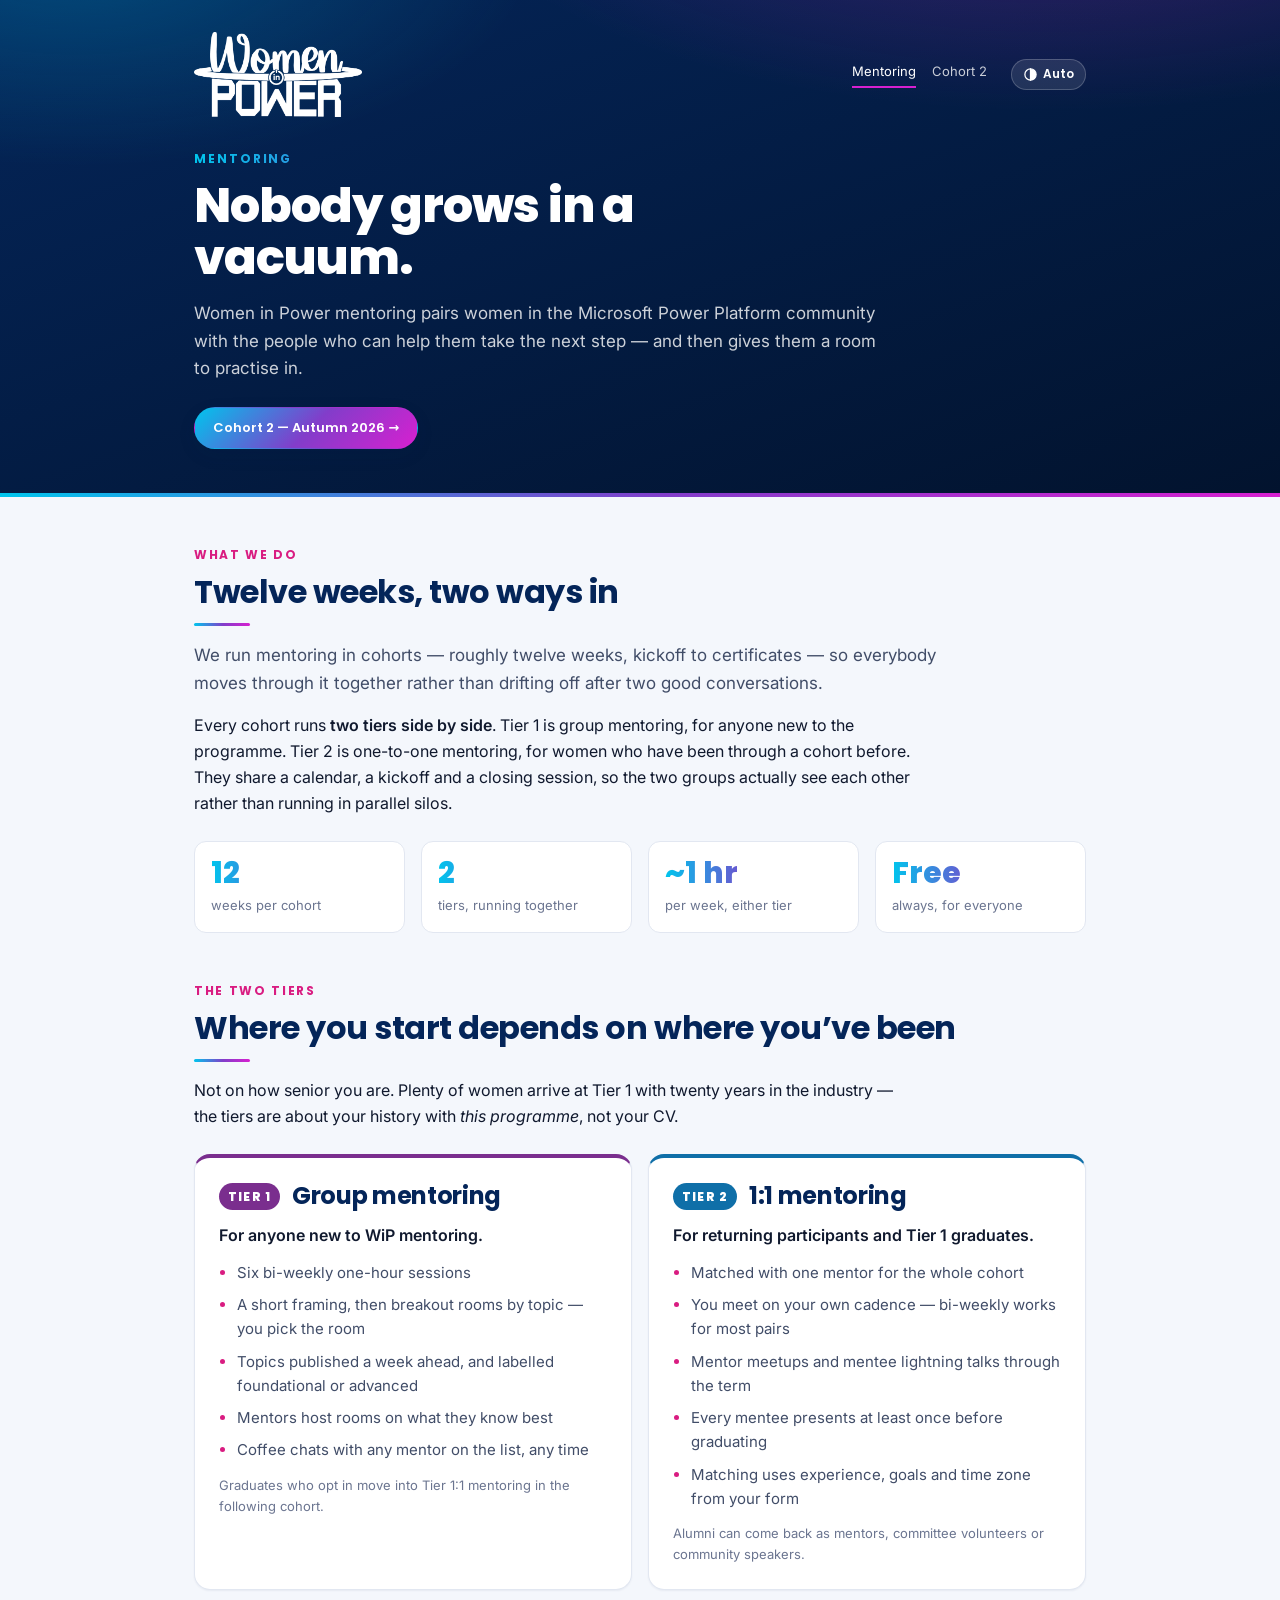
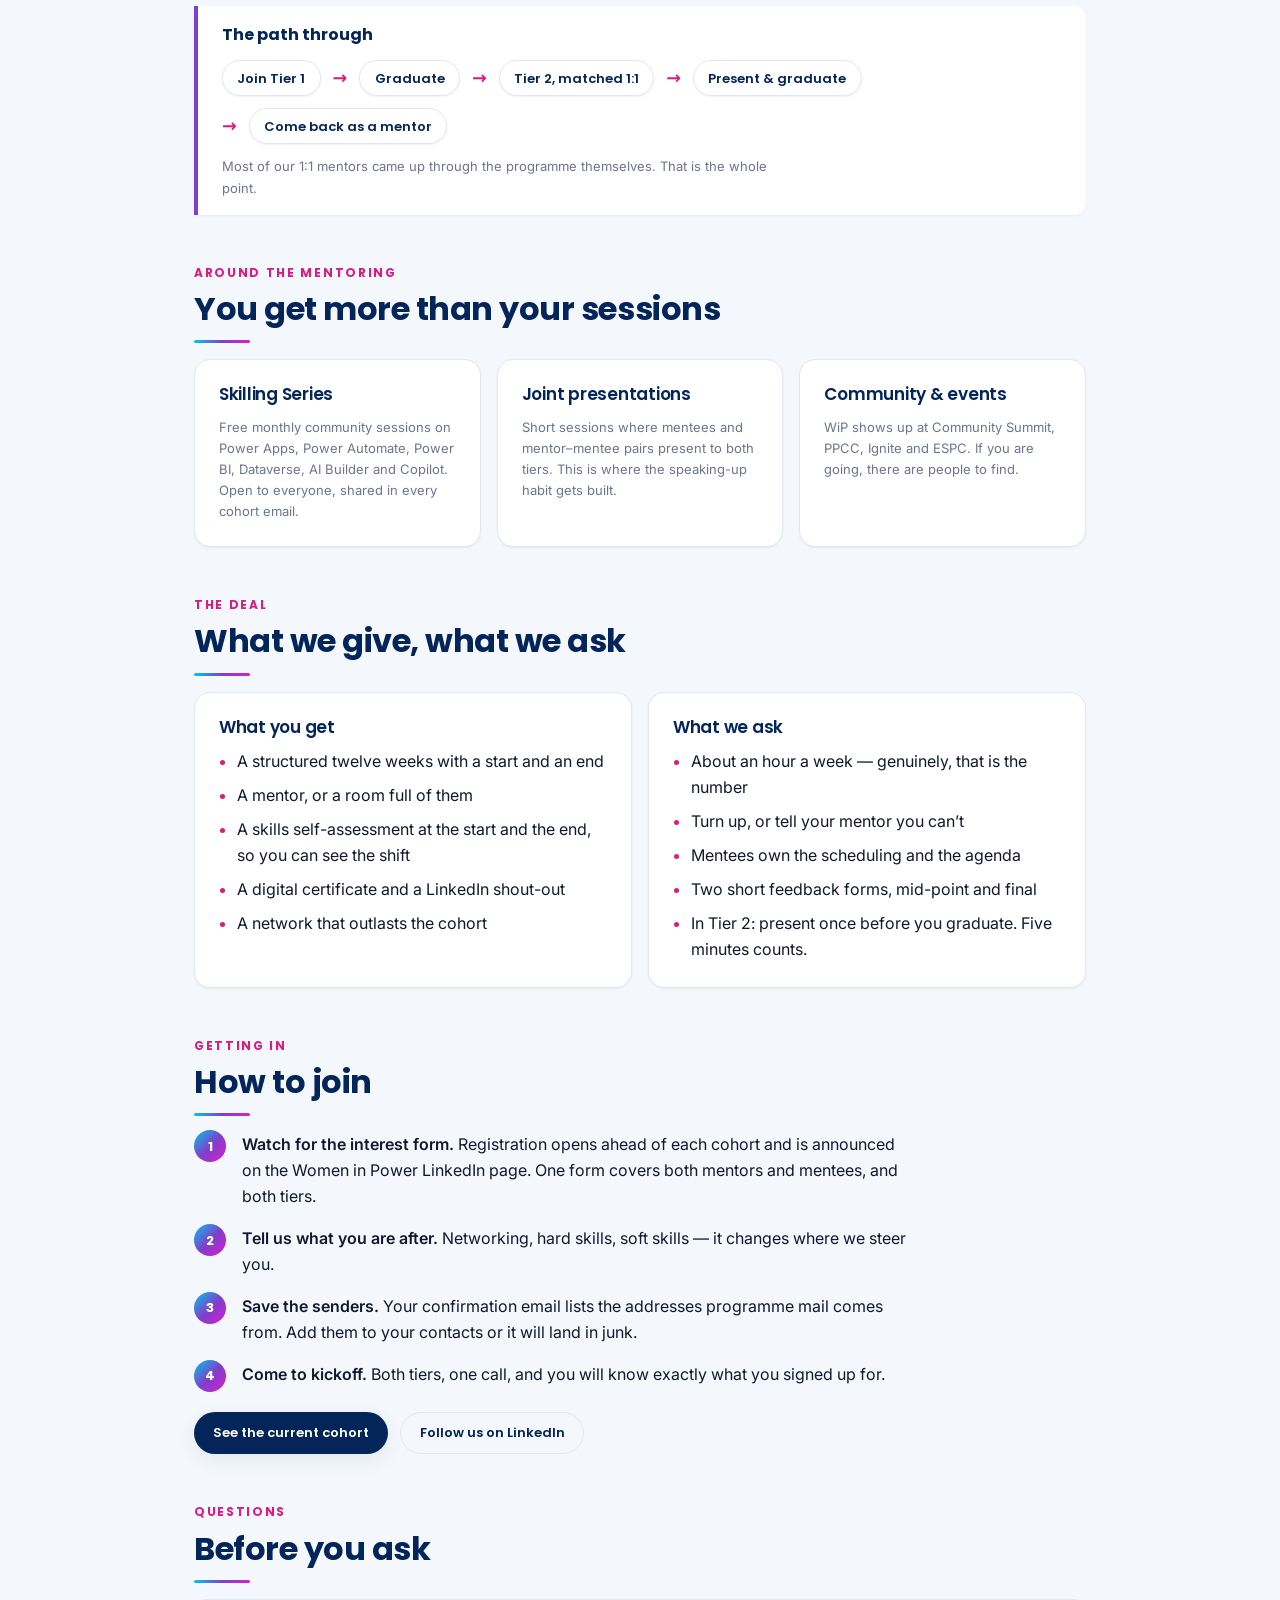
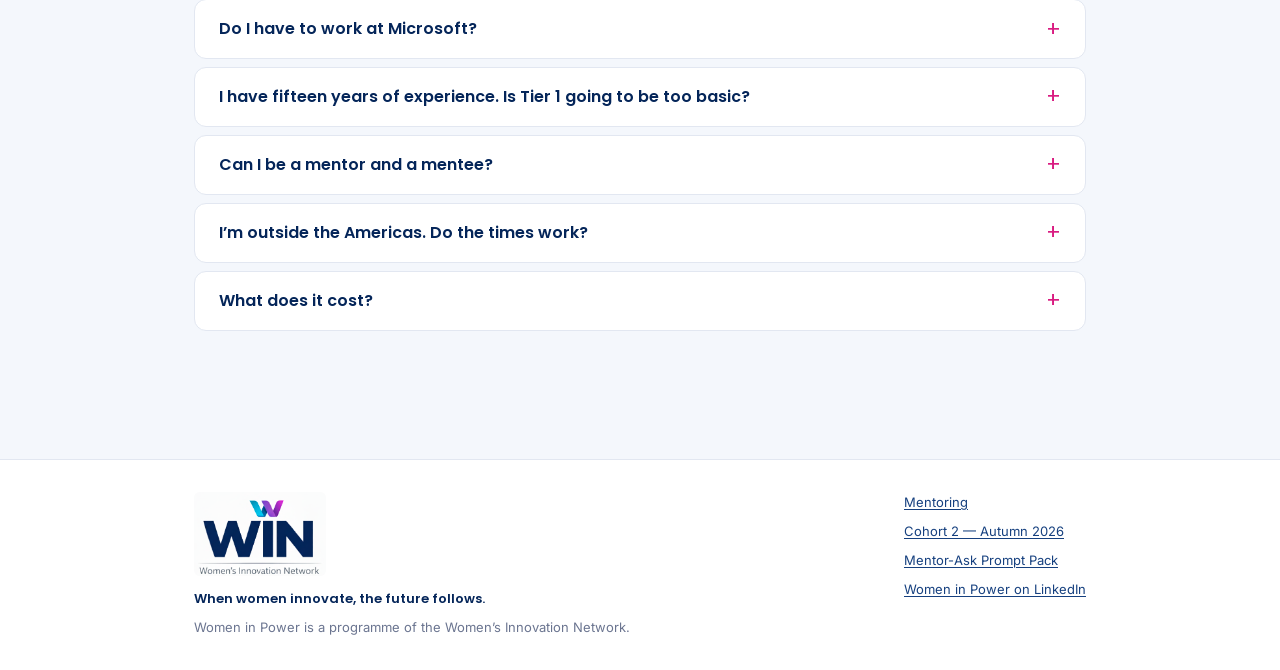
<file: wip/mentoring/index.html>
<!DOCTYPE html>
<html lang="en">
<head>
<meta charset="UTF-8">
<meta name="viewport" content="width=device-width, initial-scale=1">
<title>Mentoring — Women in Power</title>
<meta name="description" content="Women in Power mentoring: a two-tier programme of group mentoring and 1:1 mentoring for women in the Microsoft Power Platform community.">
<meta name="theme-color" content="#042559">
<!-- Apply the reader's stored theme before first paint, so there is no flash. -->
<script>(function(){try{var t=localStorage.getItem('wip-theme');if(t==='light'||t==='dark')document.documentElement.setAttribute('data-theme',t);}catch(e){}})();</script>
<link rel="preconnect" href="https://fonts.googleapis.com">
<link rel="preconnect" href="https://fonts.gstatic.com" crossorigin>
<link href="https://fonts.googleapis.com/css2?family=Inter:wght@400;500;600&family=Poppins:wght@600;700;800&display=swap" rel="stylesheet">
<link rel="stylesheet" href="../assets/css/wip.css">
<style>
  .tier-grid { display: grid; gap: var(--s-4); }
  @media (min-width: 820px) { .tier-grid { grid-template-columns: 1fr 1fr; } }
  .tier-card > ul { padding-left: 1.1rem; }
  .tier-card li { font-size: 0.9375rem; color: var(--ink-2); }
  .arrowline {
    display: flex; align-items: center; gap: var(--s-3); flex-wrap: wrap;
    font-family: var(--font-display); font-weight: 600; font-size: var(--t-sm); color: var(--heading);
  }
  .arrowline .step-box {
    background: var(--surface); border: 1px solid var(--line); border-radius: var(--r-pill);
    padding: .5em 1.1em; box-shadow: var(--sh-1);
  }
  .arrowline .arw { color: var(--accent); font-size: 1.1rem; }
</style>
</head>
<body>
<a class="skip-link" href="#main">Skip to content</a>

<header class="masthead">
  <div class="wrap">
    <div class="masthead-top">
      <a class="lockup" href="../../">
        <img class="lockup-img" src="../assets/img/wip-wordmark-reverse.png" alt="Women in Power" width="1200" height="607">
      </a>
      <div class="masthead-right">
        <nav class="masthead-nav" aria-label="Main">
        <a href="./" aria-current="page">Mentoring</a>
        <a href="2026-cohort2/">Cohort 2</a>
      </nav>
        <button type="button" class="theme-toggle" data-theme-toggle>Theme</button>
      </div>
    </div>
    <p class="kicker">Mentoring</p>
    <h1>Nobody grows in a vacuum.</h1>
    <p class="standfirst">Women in Power mentoring pairs women in the Microsoft Power Platform community with the people who can help them take the next step &mdash; and then gives them a room to practise in.</p>
    <p class="row" style="margin-top:var(--s-5)">
      <a class="btn btn-accent" href="2026-cohort2/">Cohort 2 &mdash; Autumn 2026 &rarr;</a>
    </p>
  </div>
</header>

<main id="main">
<div class="wrap">

  <!-- ============================== WHAT ============================= -->
  <section class="section">
    <div class="section-head">
      <p class="eyebrow">What we do</p>
      <h2>Twelve weeks, two ways in</h2>
    </div>
    <p class="lead">We run mentoring in cohorts &mdash; roughly twelve weeks, kickoff to certificates &mdash; so everybody moves through it together rather than drifting off after two good conversations.</p>
    <p>Every cohort runs <strong>two tiers side by side</strong>. Tier 1 is group mentoring, for anyone new to the programme. Tier 2 is one-to-one mentoring, for women who have been through a cohort before. They share a calendar, a kickoff and a closing session, so the two groups actually see each other rather than running in parallel silos.</p>

    <div class="grid grid-4" style="margin-top:var(--s-5)">
      <div class="stat"><div class="stat-num">12</div><div class="stat-label">weeks per cohort</div></div>
      <div class="stat"><div class="stat-num">2</div><div class="stat-label">tiers, running together</div></div>
      <div class="stat"><div class="stat-num">~1 hr</div><div class="stat-label">per week, either tier</div></div>
      <div class="stat"><div class="stat-num">Free</div><div class="stat-label">always, for everyone</div></div>
    </div>
  </section>

  <!-- ============================== TIERS ============================ -->
  <section class="section">
    <div class="section-head">
      <p class="eyebrow">The two tiers</p>
      <h2>Where you start depends on where you&rsquo;ve been</h2>
    </div>
    <p>Not on how senior you are. Plenty of women arrive at Tier 1 with twenty years in the industry &mdash; the tiers are about your history with <em>this programme</em>, not your CV.</p>

    <div class="tier-grid" style="margin-top:var(--s-5)">
      <div class="card card-t1 tier-card">
        <div class="tier-head">
          <span class="tier-num t1">Tier 1</span>
          <h3 style="margin:0">Group mentoring</h3>
        </div>
        <p><strong>For anyone new to WiP mentoring.</strong></p>
        <ul>
          <li>Six bi-weekly one-hour sessions</li>
          <li>A short framing, then breakout rooms by topic &mdash; you pick the room</li>
          <li>Topics published a week ahead, and labelled foundational or advanced</li>
          <li>Mentors host rooms on what they know best</li>
          <li>Coffee chats with any mentor on the list, any time</li>
        </ul>
        <p class="small muted">Graduates who opt in move into Tier 1:1 mentoring in the following cohort.</p>
      </div>

      <div class="card card-t2 tier-card">
        <div class="tier-head">
          <span class="tier-num t2">Tier 2</span>
          <h3 style="margin:0">1:1 mentoring</h3>
        </div>
        <p><strong>For returning participants and Tier 1 graduates.</strong></p>
        <ul>
          <li>Matched with one mentor for the whole cohort</li>
          <li>You meet on your own cadence &mdash; bi-weekly works for most pairs</li>
          <li>Mentor meetups and mentee lightning talks through the term</li>
          <li>Every mentee presents at least once before graduating</li>
          <li>Matching uses experience, goals and time zone from your form</li>
        </ul>
        <p class="small muted">Alumni can come back as mentors, committee volunteers or community speakers.</p>
      </div>
    </div>

    <div class="callout" style="margin-top:var(--s-4)">
      <p class="callout-title">The path through</p>
      <p class="arrowline" style="margin-top:var(--s-3)">
        <span class="step-box">Join Tier 1</span> <span class="arw" aria-hidden="true">&rarr;</span>
        <span class="step-box">Graduate</span> <span class="arw" aria-hidden="true">&rarr;</span>
        <span class="step-box">Tier 2, matched 1:1</span> <span class="arw" aria-hidden="true">&rarr;</span>
        <span class="step-box">Present &amp; graduate</span> <span class="arw" aria-hidden="true">&rarr;</span>
        <span class="step-box">Come back as a mentor</span>
      </p>
      <p class="small muted" style="margin-top:var(--s-3)">Most of our 1:1 mentors came up through the programme themselves. That is the whole point.</p>
    </div>
  </section>

  <!-- ============================= BEYOND ============================ -->
  <section class="section">
    <div class="section-head">
      <p class="eyebrow">Around the mentoring</p>
      <h2>You get more than your sessions</h2>
    </div>
    <div class="grid grid-3">
      <div class="card">
        <h4>Skilling Series</h4>
        <p class="small muted">Free monthly community sessions on Power Apps, Power Automate, Power BI, Dataverse, AI Builder and Copilot. Open to everyone, shared in every cohort email.</p>
      </div>
      <div class="card">
        <h4>Joint presentations</h4>
        <p class="small muted">Short sessions where mentees and mentor&ndash;mentee pairs present to both tiers. This is where the speaking-up habit gets built.</p>
      </div>
      <div class="card">
        <h4>Community &amp; events</h4>
        <p class="small muted">WiP shows up at Community Summit, PPCC, Ignite and ESPC. If you are going, there are people to find.</p>
      </div>
    </div>
  </section>

  <!-- =========================== WHAT WE ASK ========================= -->
  <section class="section">
    <div class="section-head">
      <p class="eyebrow">The deal</p>
      <h2>What we give, what we ask</h2>
    </div>
    <div class="grid grid-2">
      <div class="card">
        <h4>What you get</h4>
        <ul>
          <li>A structured twelve weeks with a start and an end</li>
          <li>A mentor, or a room full of them</li>
          <li>A skills self-assessment at the start and the end, so you can see the shift</li>
          <li>A digital certificate and a LinkedIn shout-out</li>
          <li>A network that outlasts the cohort</li>
        </ul>
      </div>
      <div class="card">
        <h4>What we ask</h4>
        <ul>
          <li>About an hour a week &mdash; genuinely, that is the number</li>
          <li>Turn up, or tell your mentor you can&rsquo;t</li>
          <li>Mentees own the scheduling and the agenda</li>
          <li>Two short feedback forms, mid-point and final</li>
          <li>In Tier 2: present once before you graduate. Five minutes counts.</li>
        </ul>
      </div>
    </div>
  </section>

  <!-- ============================== JOIN ============================= -->
  <section class="section">
    <div class="section-head">
      <p class="eyebrow">Getting in</p>
      <h2>How to join</h2>
    </div>
    <ol class="steps">
      <li><strong>Watch for the interest form.</strong> Registration opens ahead of each cohort and is announced on the Women in Power LinkedIn page. One form covers both mentors and mentees, and both tiers.</li>
      <li><strong>Tell us what you are after.</strong> Networking, hard skills, soft skills &mdash; it changes where we steer you.</li>
      <li><strong>Save the senders.</strong> Your confirmation email lists the addresses programme mail comes from. Add them to your contacts or it will land in junk.</li>
      <li><strong>Come to kickoff.</strong> Both tiers, one call, and you will know exactly what you signed up for.</li>
    </ol>
    <p class="row" style="margin-top:var(--s-5)">
      <a class="btn btn-primary" href="2026-cohort2/">See the current cohort</a>
      <a class="btn btn-ghost" href="https://www.linkedin.com/company/women-in-power-platform">Follow us on LinkedIn</a>
    </p>
  </section>

  <!-- =============================== FAQ ============================= -->
  <section class="section">
    <div class="section-head">
      <p class="eyebrow">Questions</p>
      <h2>Before you ask</h2>
    </div>
    <details class="faq">
      <summary>Do I have to work at Microsoft?</summary>
      <p>No. Women in Power is a grassroots community organisation, open to women working with and in the Power Platform ecosystem wherever they work.</p>
    </details>
    <details class="faq">
      <summary>I have fifteen years of experience. Is Tier 1 going to be too basic?</summary>
      <p>The tiers are about your history with this programme, not your seniority. Breakout rooms are labelled foundational or advanced so you can pick the right level, and experienced newcomers often end up hosting a room by the end.</p>
    </details>
    <details class="faq">
      <summary>Can I be a mentor and a mentee?</summary>
      <p>Yes, and a good number of people are. Flag both on the interest form.</p>
    </details>
    <details class="faq">
      <summary>I&rsquo;m outside the Americas. Do the times work?</summary>
      <p>We alternate group session times across zones so that everyone can make at least half the cohort live, and 1:1 pairs are matched with time zone in mind. Sessions that can be recorded, are.</p>
    </details>
    <details class="faq">
      <summary>What does it cost?</summary>
      <p>Nothing. It never has.</p>
    </details>
  </section>

</div>
</main>

<footer class="site-footer">
  <div class="wrap foot-row">
    <div>
      <img class="win-logo" src="../assets/img/win-logo.png" alt="WIN — Women's Innovation Network">
      <p class="tagline">When women innovate, the future follows.</p>
      <p class="small" style="margin-top:var(--s-2)">Women in Power is a programme of the Women&rsquo;s Innovation Network.</p>
    </div>
    <nav aria-label="Footer">
      <a href="./">Mentoring</a>
      <a href="2026-cohort2/">Cohort 2 &mdash; Autumn 2026</a>
      <a href="../../">Mentor-Ask Prompt Pack</a>
      <a href="https://www.linkedin.com/company/women-in-power-platform">Women in Power on LinkedIn</a>
    </nav>
  </div>
</footer>
<script src="../assets/js/wip.js" defer></script>
</body>
</html>
</file>
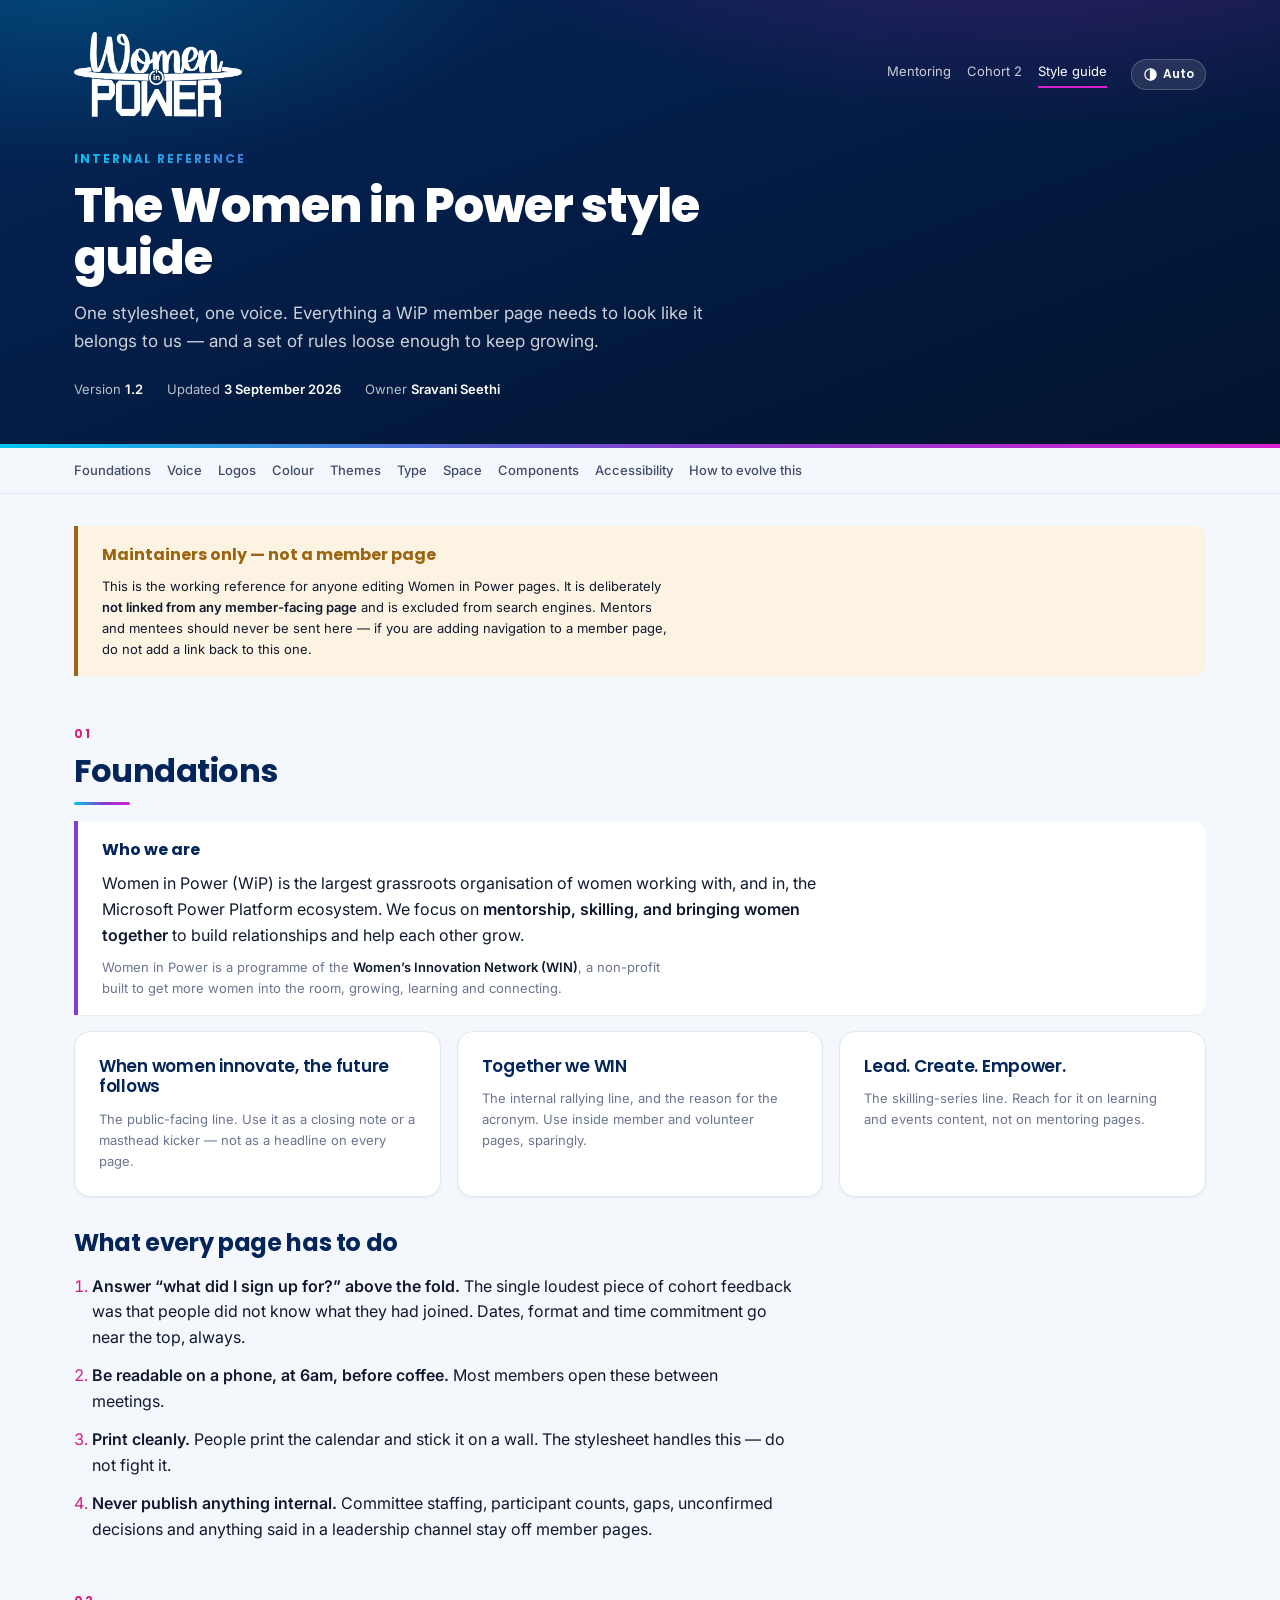
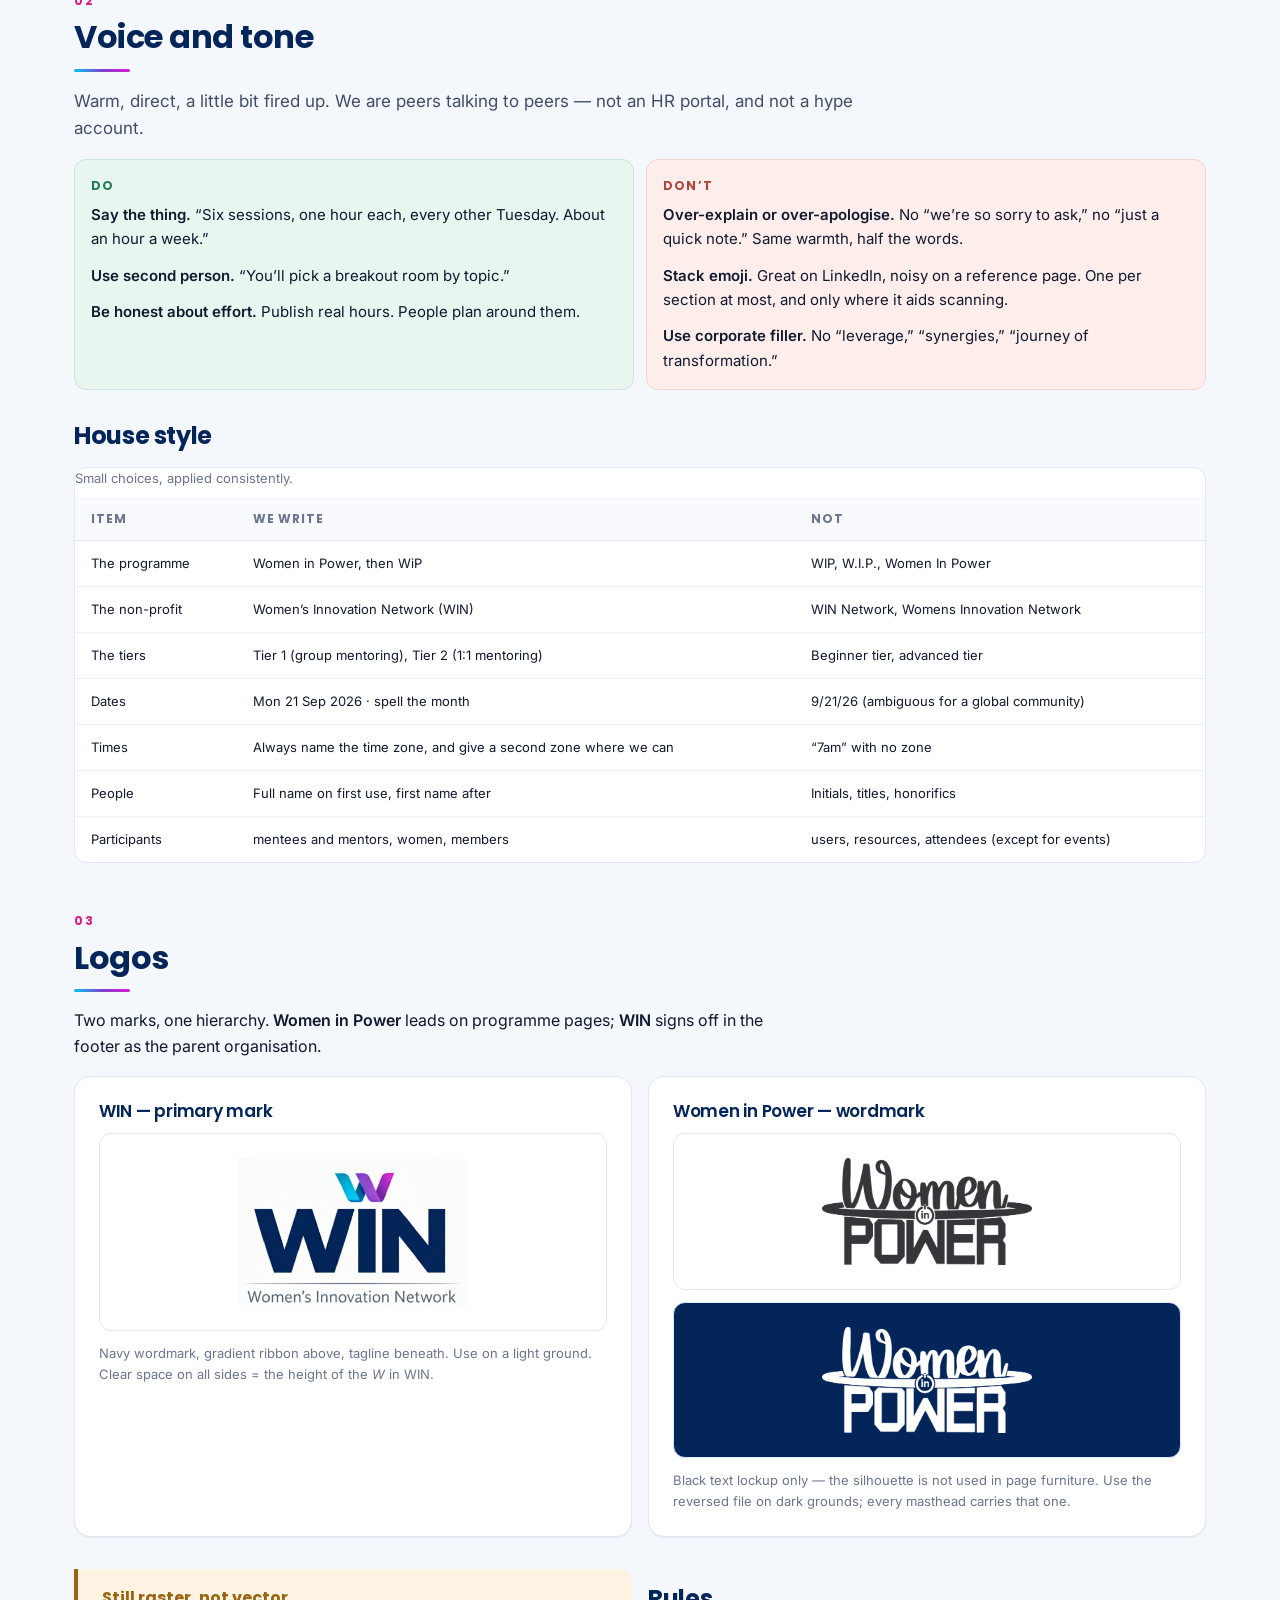
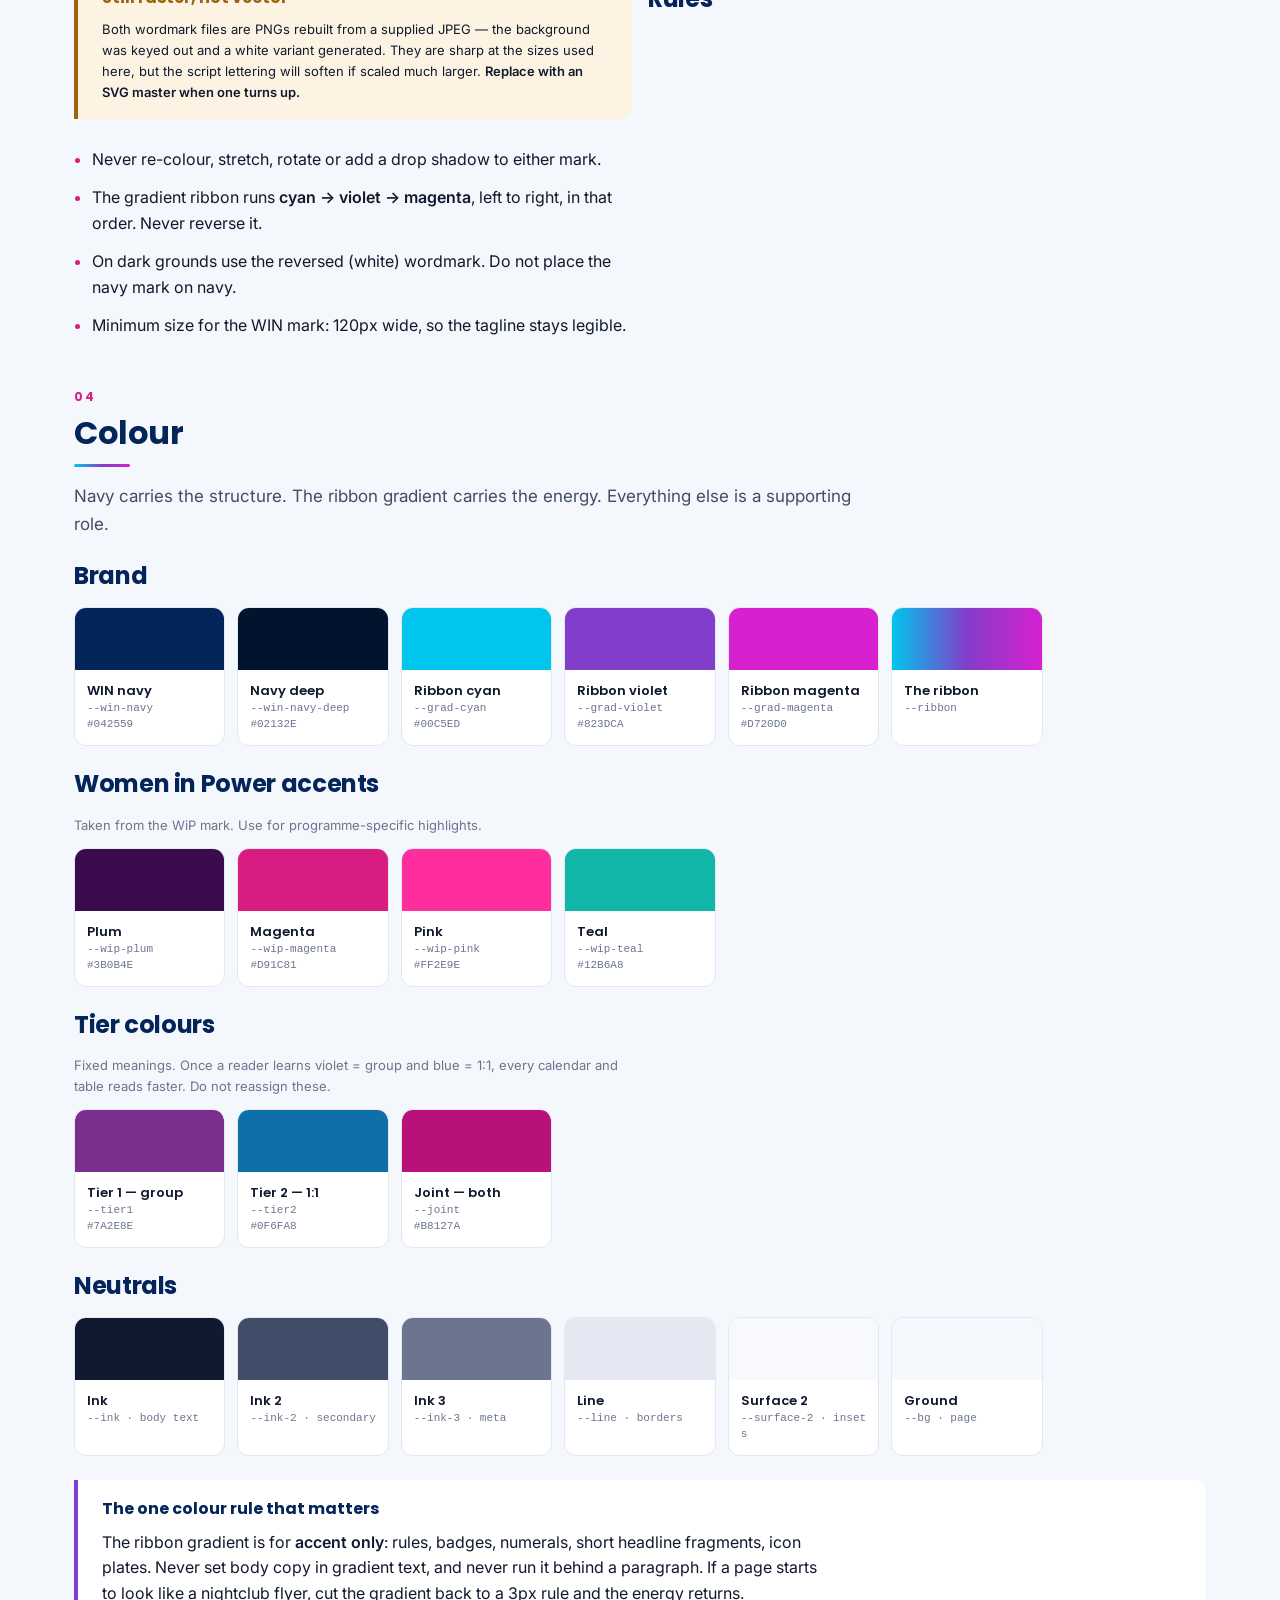
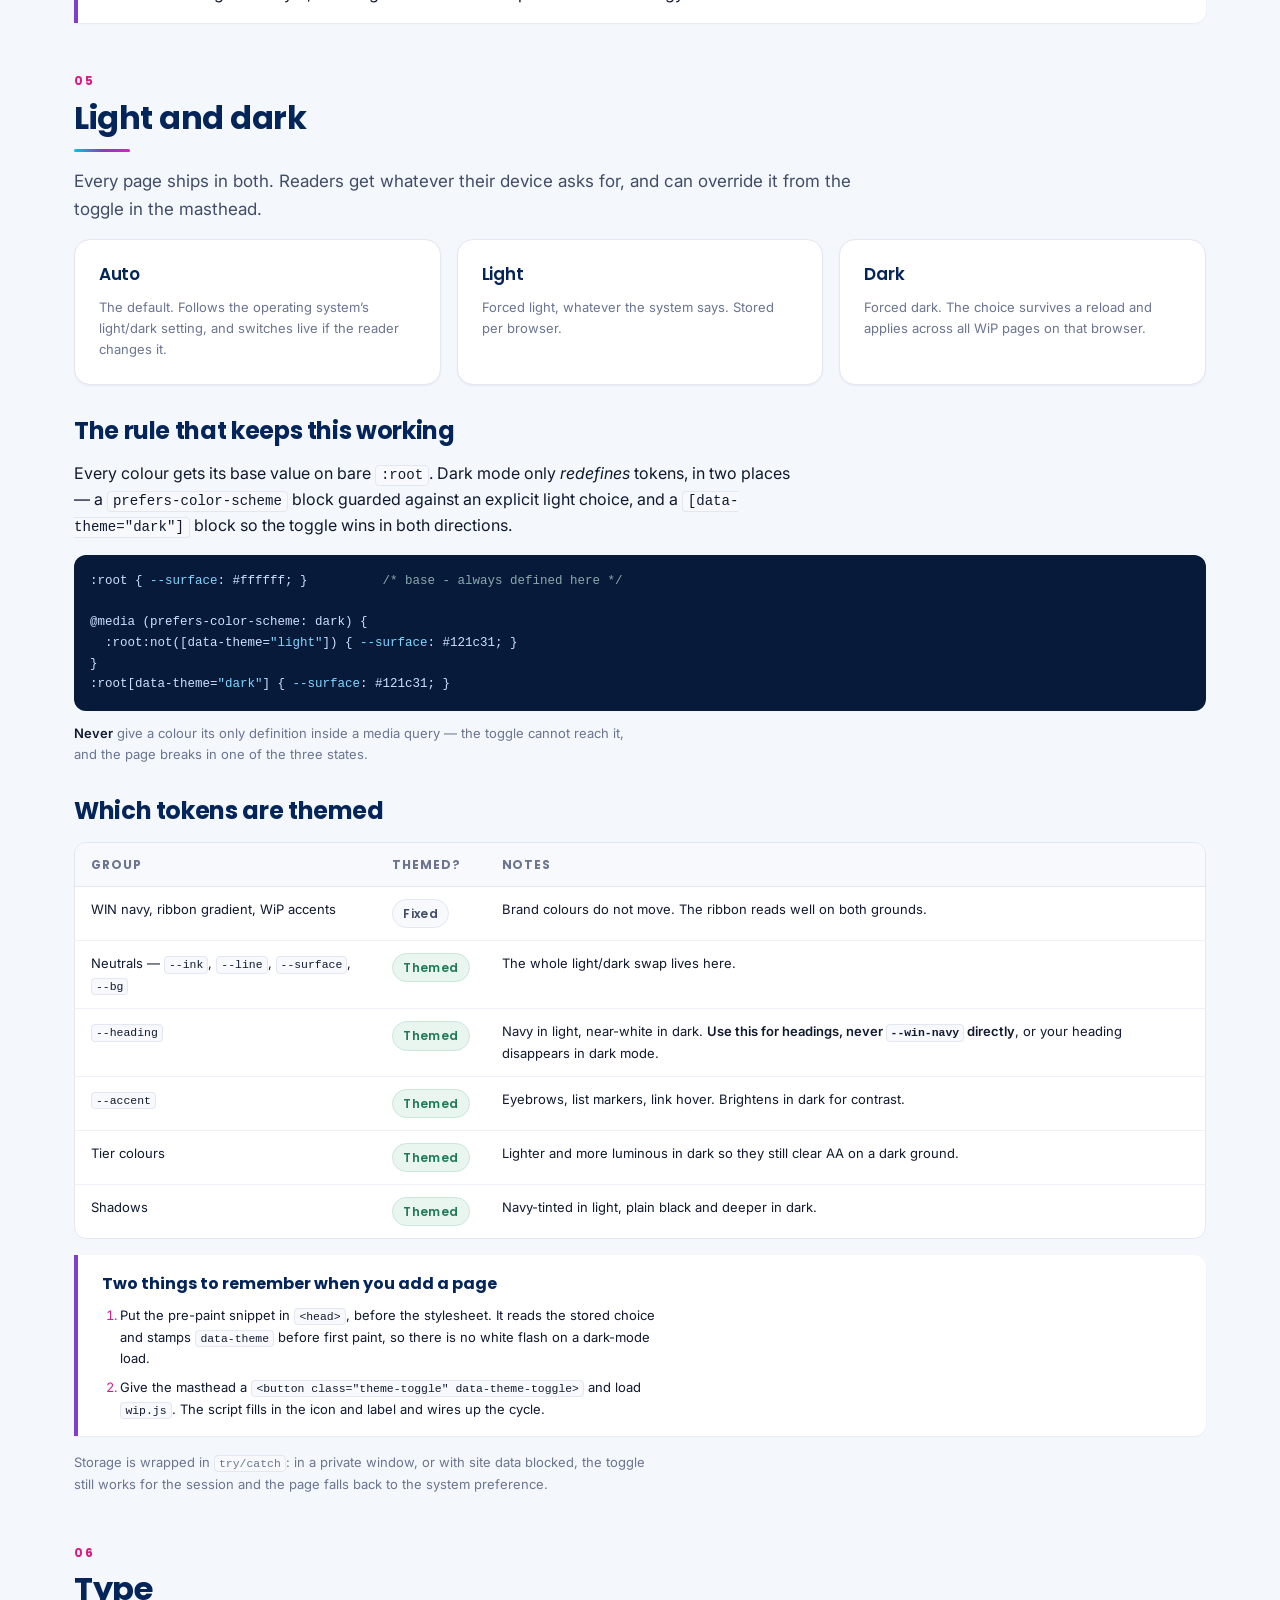
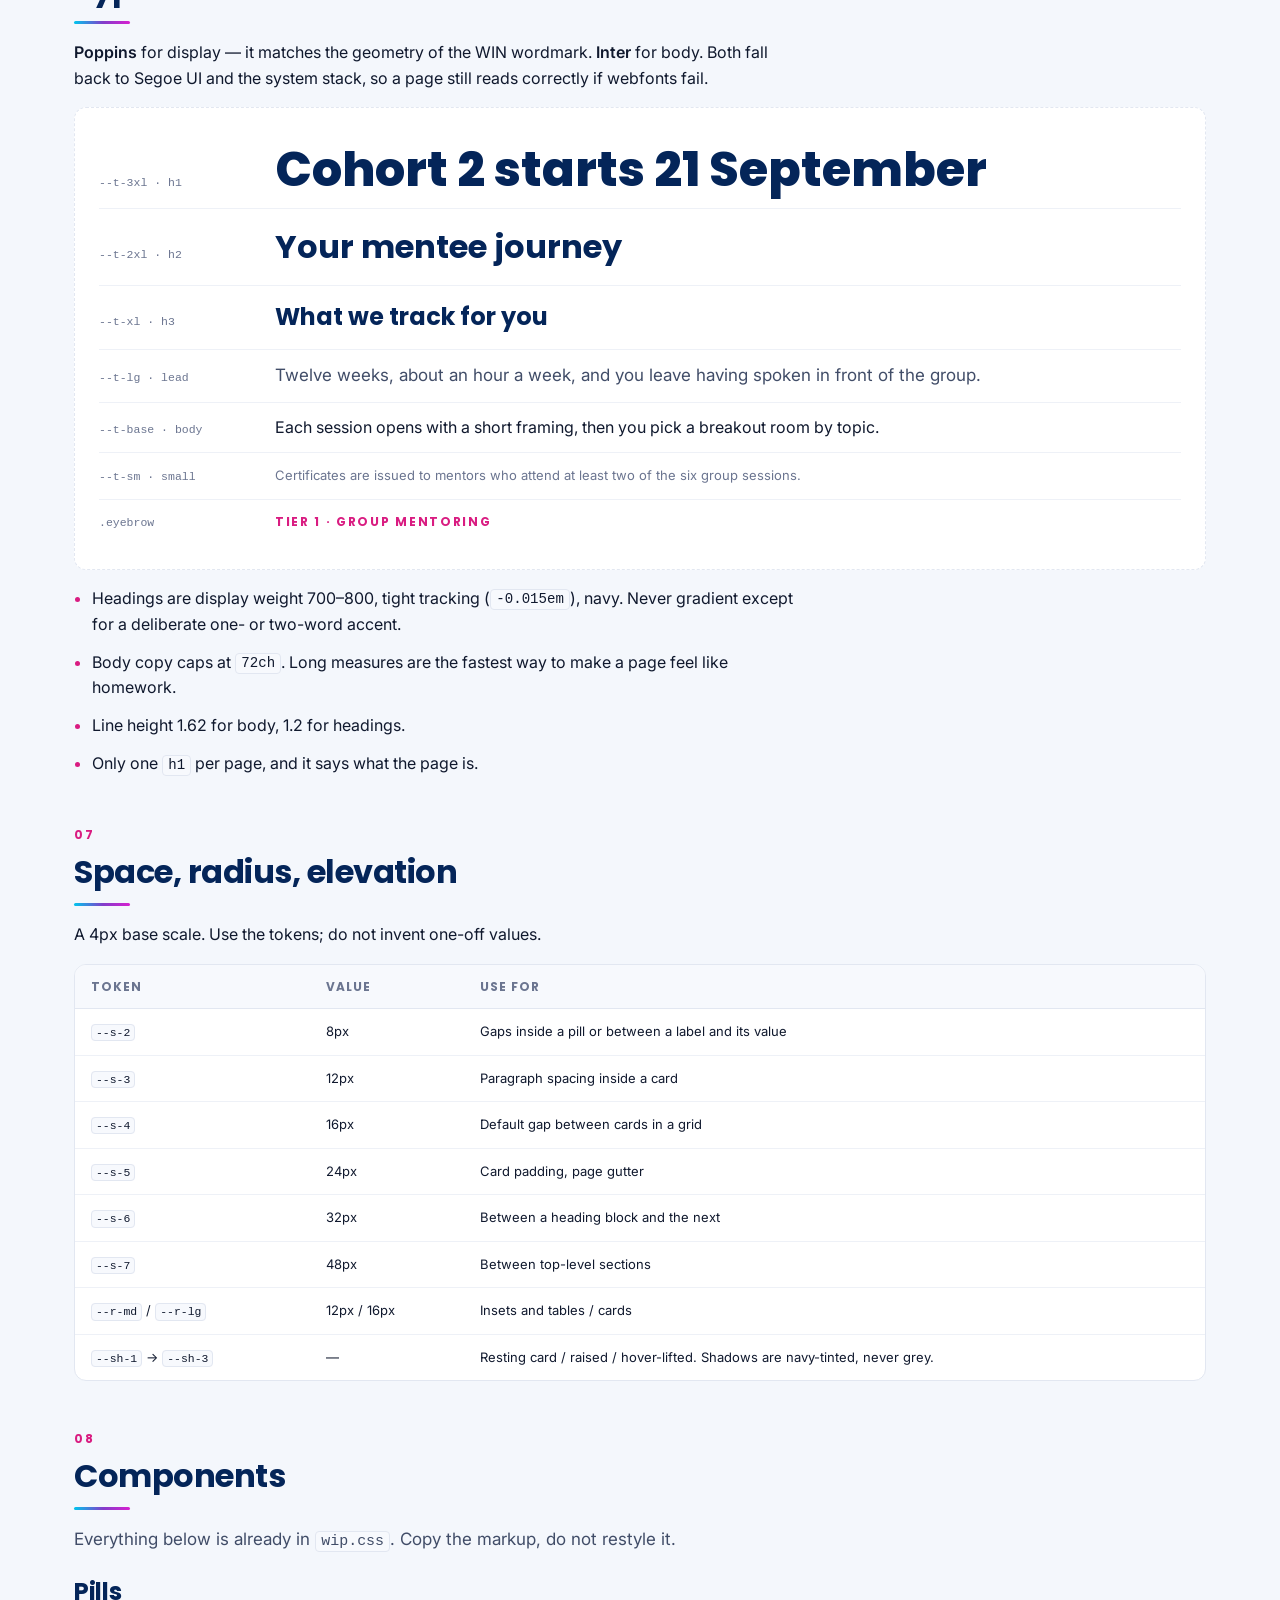
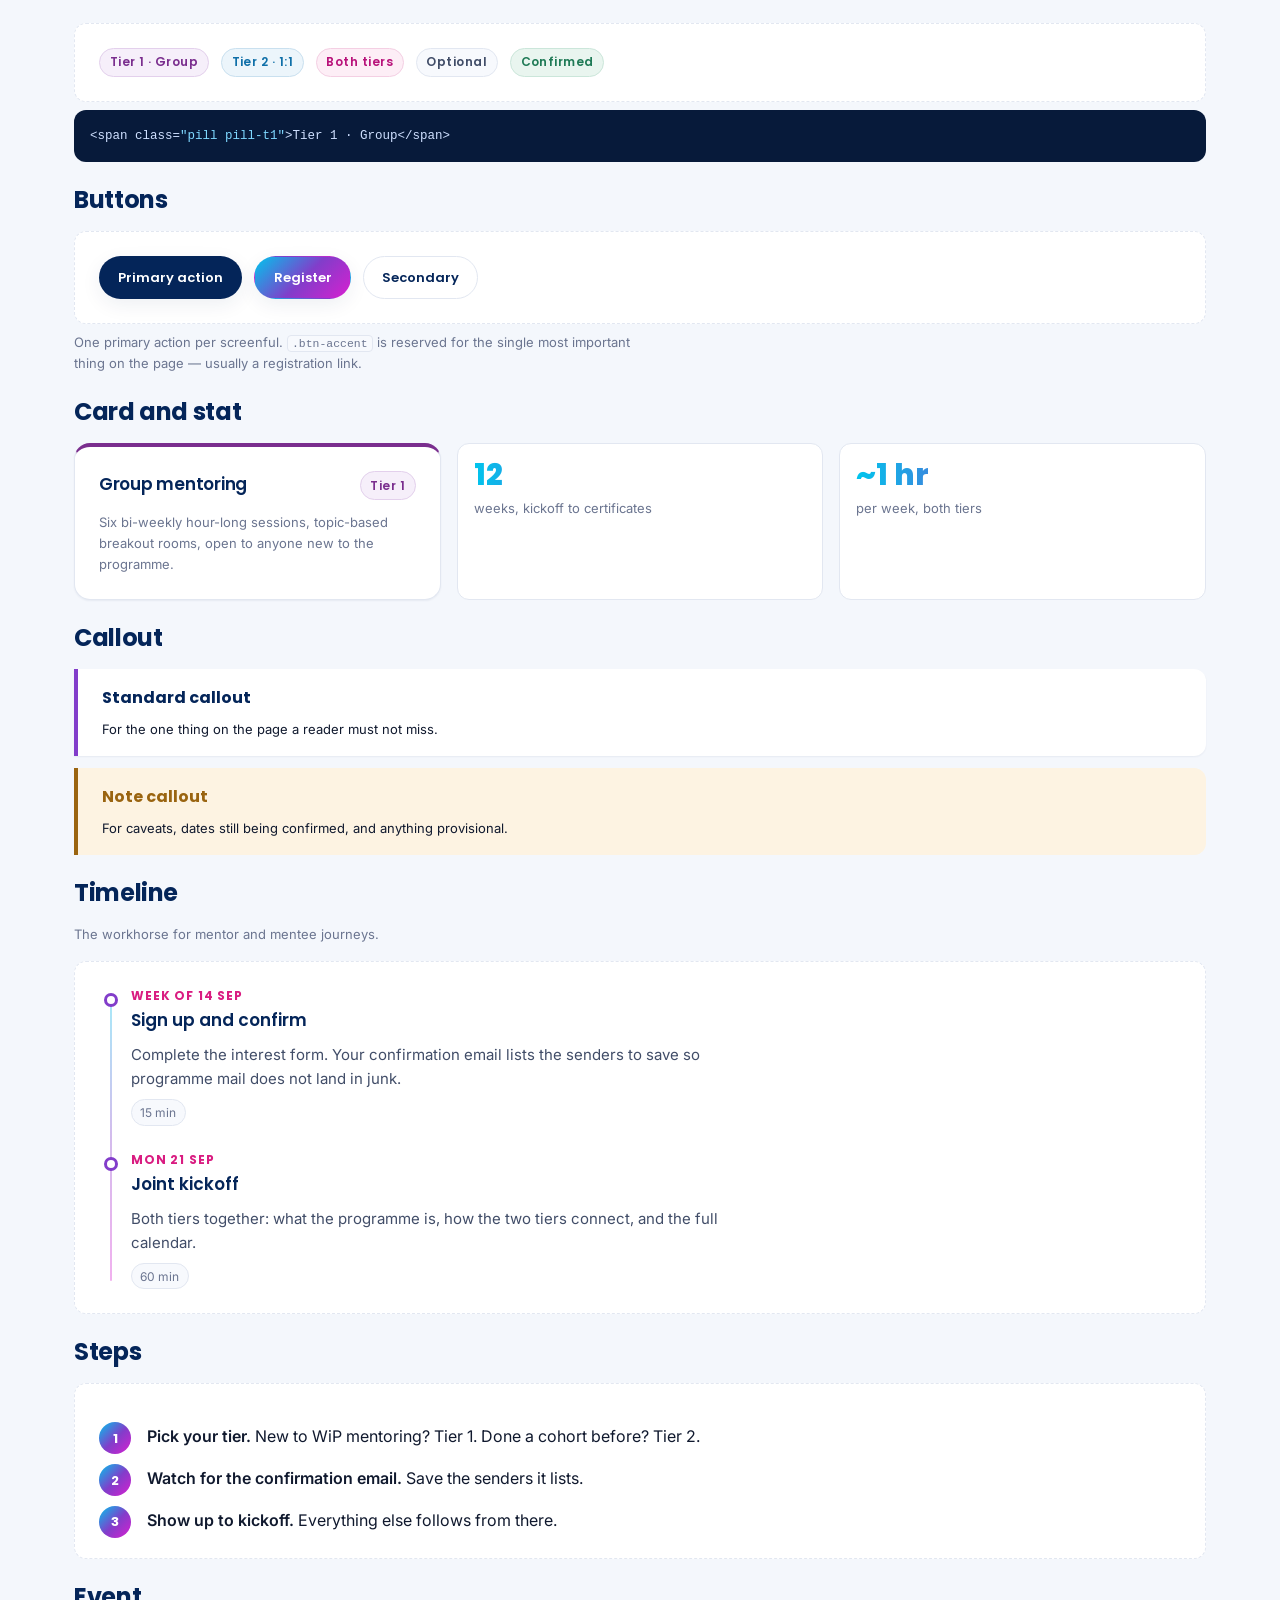
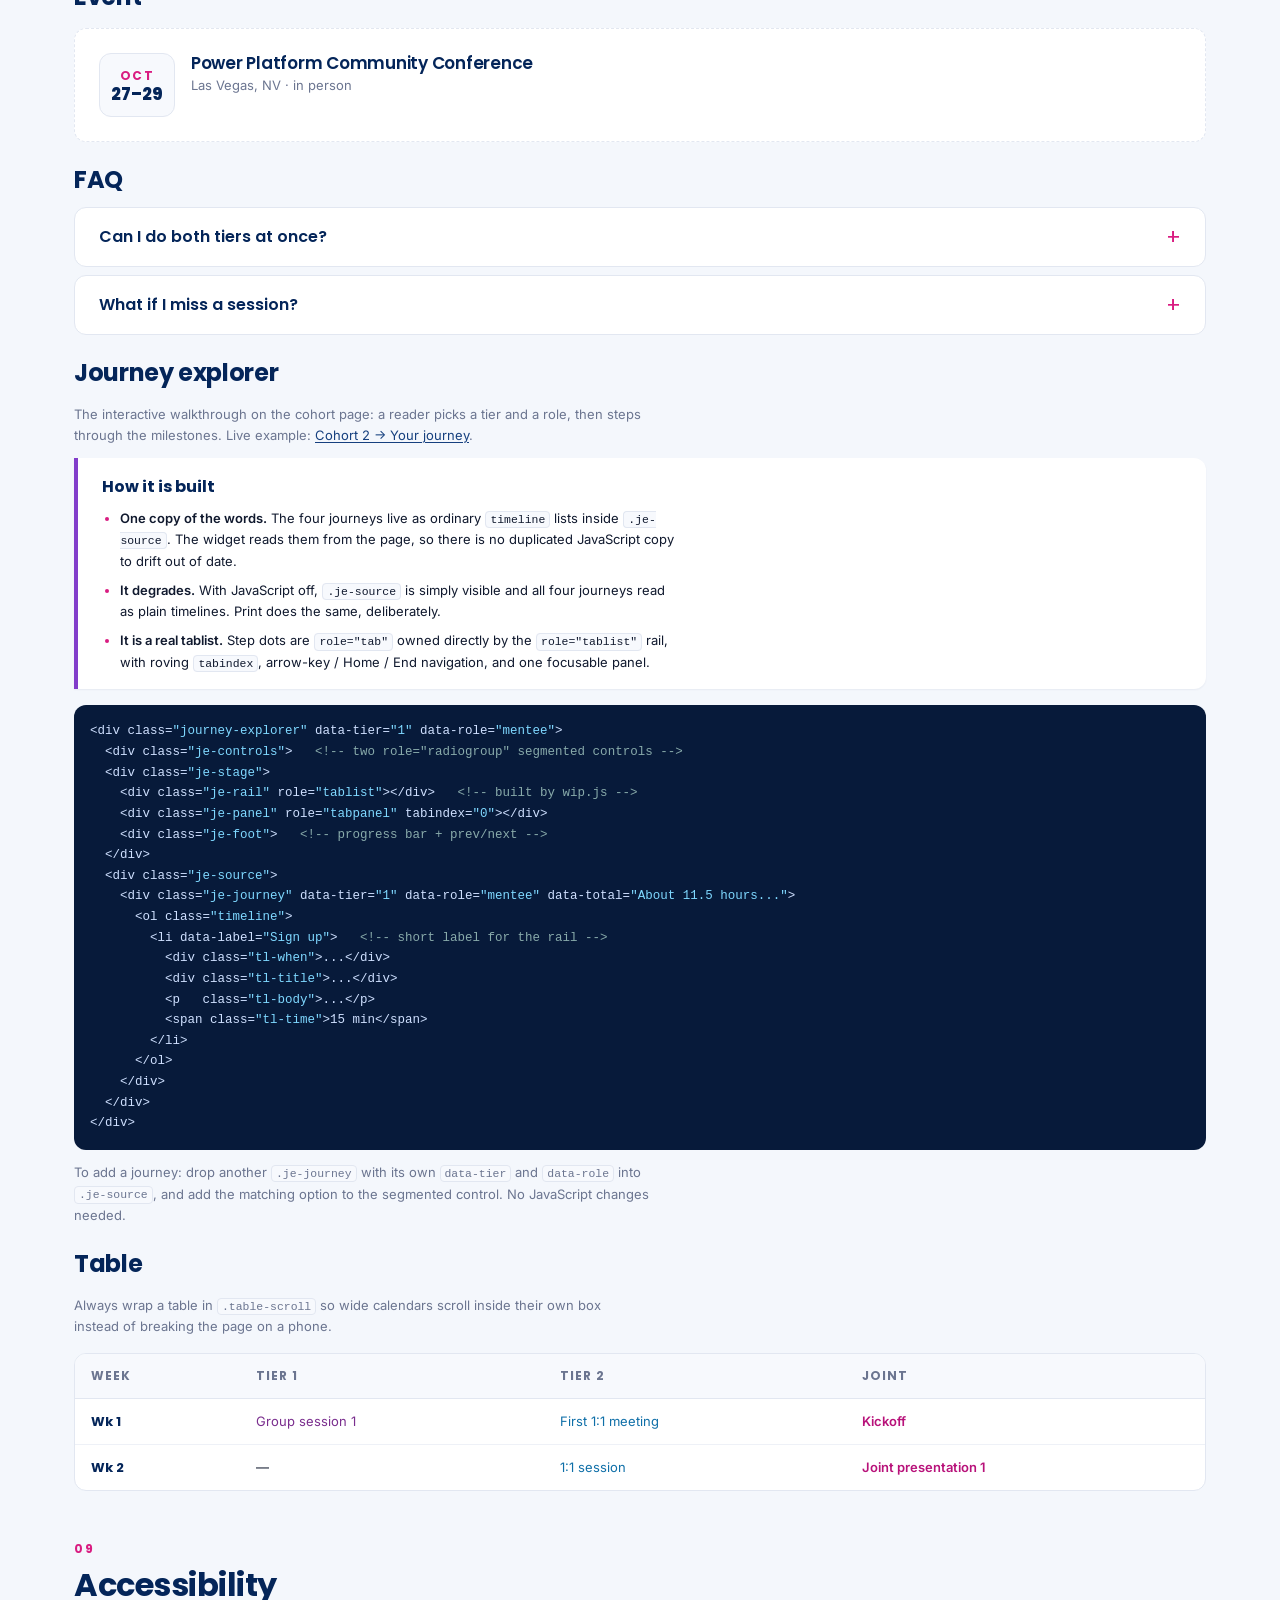
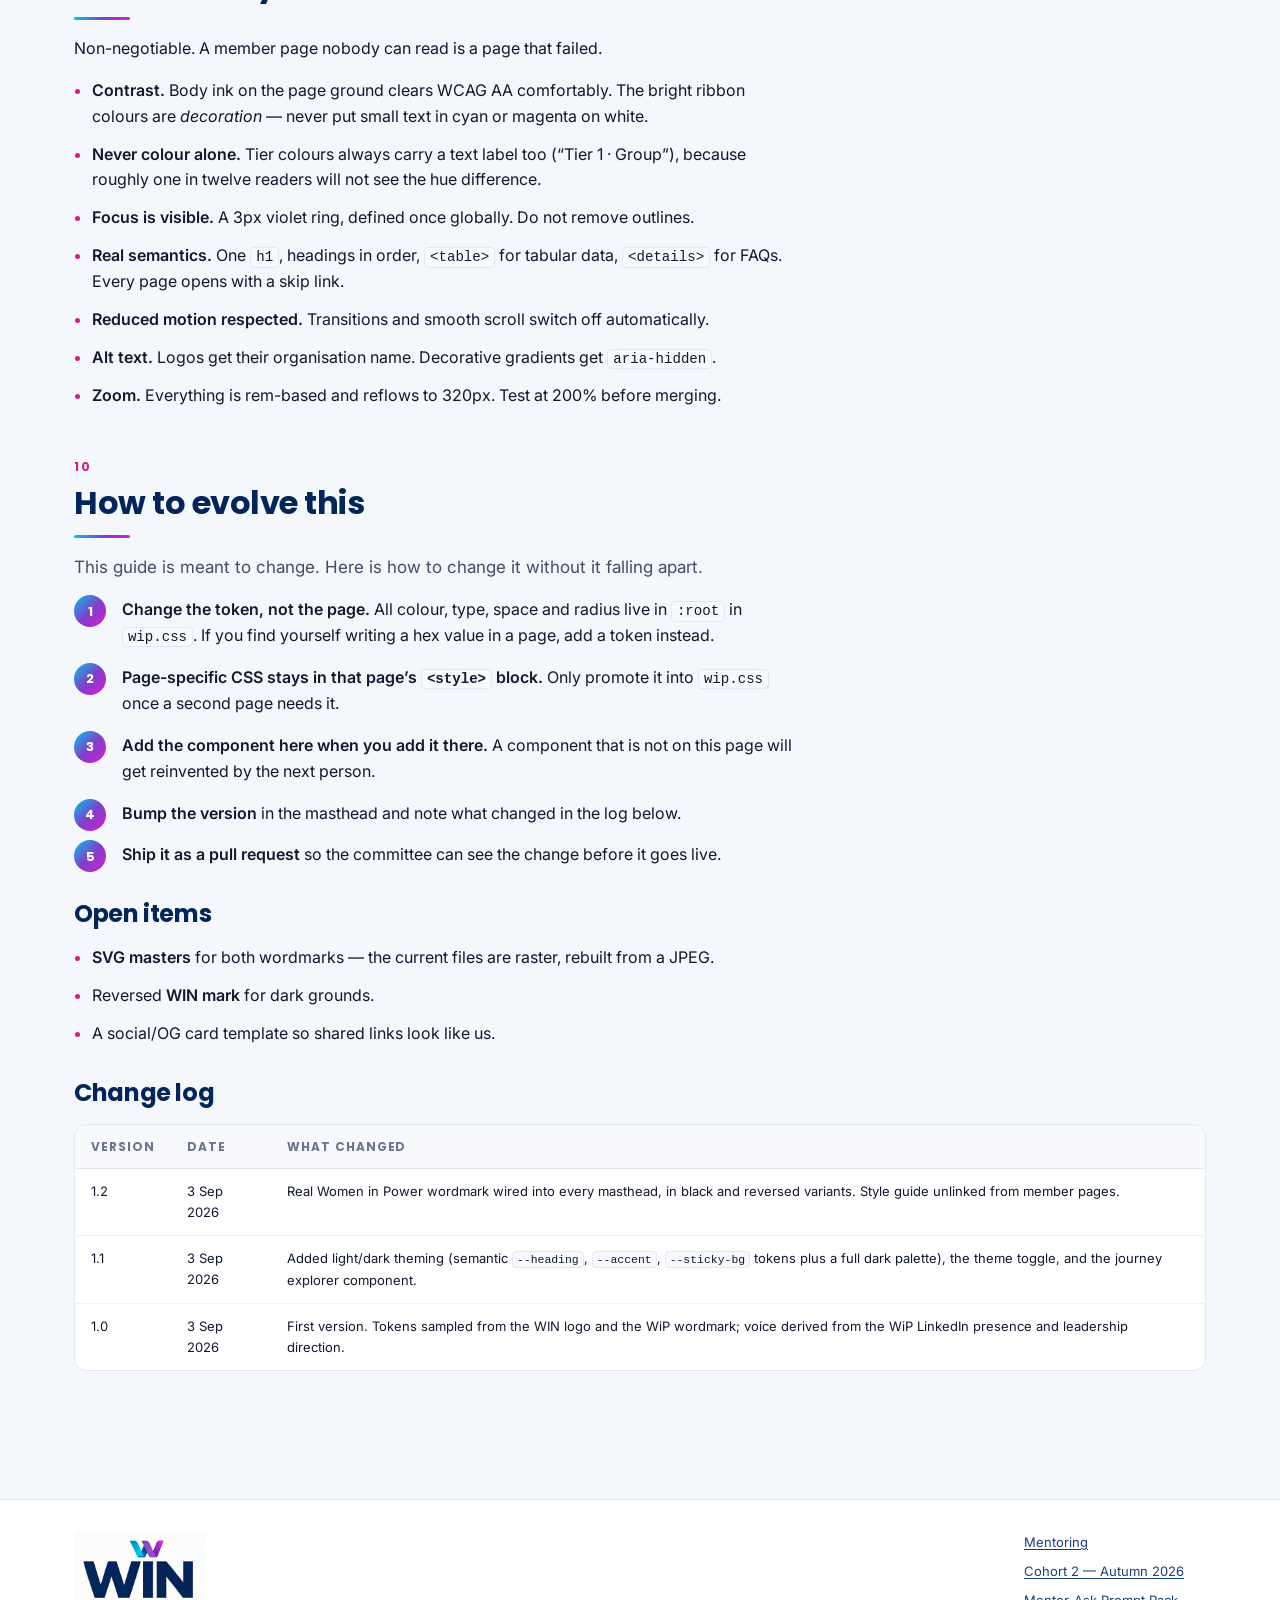
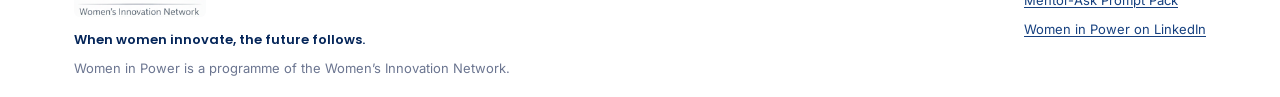
<file: wip/style-guide/index.html>
<!DOCTYPE html>
<html lang="en">
<head>
<meta charset="UTF-8">
<meta name="viewport" content="width=device-width, initial-scale=1">
<title>Style Guide — Women in Power</title>
<meta name="description" content="The living style guide for Women in Power member pages: brand foundations, voice, colour, type and components.">
<meta name="robots" content="noindex">
<meta name="theme-color" content="#042559">
<!-- Apply the reader's stored theme before first paint, so there is no flash. -->
<script>(function(){try{var t=localStorage.getItem('wip-theme');if(t==='light'||t==='dark')document.documentElement.setAttribute('data-theme',t);}catch(e){}})();</script>
<link rel="preconnect" href="https://fonts.googleapis.com">
<link rel="preconnect" href="https://fonts.gstatic.com" crossorigin>
<link href="https://fonts.googleapis.com/css2?family=Inter:wght@400;500;600&family=Poppins:wght@600;700;800&display=swap" rel="stylesheet">
<link rel="stylesheet" href="../assets/css/wip.css">
<style>
  /* Style-guide-only presentation. Nothing here belongs in wip.css. */
  .swatches { display: grid; grid-template-columns: repeat(auto-fill, minmax(146px, 1fr)); gap: var(--s-3); }
  .sw { border: 1px solid var(--line); border-radius: var(--r-md); overflow: hidden; background: var(--surface); }
  .sw-chip { height: 62px; }
  .sw-meta { padding: var(--s-3); font-size: var(--t-xs); line-height: 1.45; }
  .sw-name { font-family: var(--font-display); font-weight: 600; color: var(--ink); font-size: var(--t-sm); }
  .sw-var { color: var(--ink-3); font-family: var(--font-mono); font-size: 11px; word-break: break-all; }
  .demo { background: var(--surface); border: 1px dashed var(--line); border-radius: var(--r-md); padding: var(--s-5); }
  .demo + .code { margin-top: var(--s-2); }
  .code {
    background: #071a3a; color: #cfe0ff; border-radius: var(--r-md); padding: var(--s-4);
    font-family: ui-monospace, "Cascadia Code", Consolas, monospace; font-size: 12.5px;
    line-height: 1.65; overflow-x: auto; white-space: pre;
  }
  .code .t { color: #7fd8ff; }
  .type-row { border-bottom: 1px solid var(--line-soft); padding: var(--s-3) 0; display: flex; gap: var(--s-4); align-items: baseline; flex-wrap: wrap; }
  .type-row .lbl { font-family: var(--font-mono); font-size: 11.5px; color: var(--ink-3); flex: none; width: 160px; }
  .rule-list li { margin-top: var(--s-3); }
  .dodont { display: grid; gap: var(--s-3); }
  @media (min-width: 700px) { .dodont { grid-template-columns: 1fr 1fr; } }
  .do, .dont { border-radius: var(--r-md); padding: var(--s-4); font-size: 0.9375rem; }
  .do   { background: var(--ok-wash);     border: 1px solid var(--ok-line); }
  .dont { background: var(--danger-wash); border: 1px solid var(--danger-line); }
  .do .tag, .dont .tag { font-family: var(--font-display); font-size: var(--t-xs); font-weight: 700; letter-spacing: .1em; text-transform: uppercase; display: block; margin-bottom: var(--s-2); }
  .do .tag { color: var(--ok); } .dont .tag { color: var(--danger); }
  .logo-plate { background: var(--surface); border: 1px solid var(--line); border-radius: var(--r-md); padding: var(--s-5); display: grid; place-items: center; min-height: 150px; }
  .logo-plate.dark { background: var(--win-navy); }
  .toc { position: sticky; top: 0; background: var(--sticky-bg); backdrop-filter: blur(8px); border-bottom: 1px solid var(--line); z-index: 20; }
  .toc ul { display: flex; gap: var(--s-4); list-style: none; padding: var(--s-3) 0; margin: 0; overflow-x: auto; font-size: var(--t-sm); max-width: none; }
  .toc li { margin: 0; white-space: nowrap; }
  .toc a { color: var(--ink-2); text-decoration: none; font-weight: 500; }
  .toc a:hover { color: var(--accent); }
</style>
</head>
<body>
<a class="skip-link" href="#main">Skip to content</a>

<header class="masthead">
  <div class="wrap-wide">
    <div class="masthead-top">
      <a class="lockup" href="../../">
        <img class="lockup-img" src="../assets/img/wip-wordmark-reverse.png" alt="Women in Power" width="1200" height="607">
      </a>
      <div class="masthead-right">
        <nav class="masthead-nav" aria-label="Main">
        <a href="../mentoring/">Mentoring</a>
        <a href="../mentoring/2026-cohort2/">Cohort 2</a>
        <a href="./" aria-current="page">Style guide</a>
      </nav>
        <button type="button" class="theme-toggle" data-theme-toggle>Theme</button>
      </div>
    </div>
    <p class="kicker">Internal reference</p>
    <h1>The Women in Power style guide</h1>
    <p class="standfirst">One stylesheet, one voice. Everything a WiP member page needs to look like it belongs to us &mdash; and a set of rules loose enough to keep growing.</p>
    <p class="meta"><span>Version <strong>1.2</strong></span><span>Updated <strong>3 September 2026</strong></span><span>Owner <strong>Sravani Seethi</strong></span></p>
  </div>
</header>

<div class="toc">
  <div class="wrap-wide">
    <ul>
      <li><a href="#foundations">Foundations</a></li>
      <li><a href="#voice">Voice</a></li>
      <li><a href="#logos">Logos</a></li>
      <li><a href="#colour">Colour</a></li>
      <li><a href="#themes">Themes</a></li>
      <li><a href="#type">Type</a></li>
      <li><a href="#space">Space</a></li>
      <li><a href="#components">Components</a></li>
      <li><a href="#a11y">Accessibility</a></li>
      <li><a href="#evolve">How to evolve this</a></li>
    </ul>
  </div>
</div>

<main id="main">
<div class="wrap-wide">

  <div class="callout callout-note" style="margin-top:var(--s-6)">
    <p class="callout-title">Maintainers only &mdash; not a member page</p>
    <p class="small">This is the working reference for anyone editing Women in Power pages. It is deliberately <strong>not linked from any member-facing page</strong> and is excluded from search engines. Mentors and mentees should never be sent here &mdash; if you are adding navigation to a member page, do not add a link back to this one.</p>
  </div>

  <!-- ============================ FOUNDATIONS ======================== -->
  <section class="section" id="foundations">
    <div class="section-head">
      <p class="eyebrow">01</p>
      <h2>Foundations</h2>
    </div>

    <div class="callout">
      <p class="callout-title">Who we are</p>
      <p>Women in Power (WiP) is the largest grassroots organisation of women working with, and in, the Microsoft Power Platform ecosystem. We focus on <strong>mentorship, skilling, and bringing women together</strong> to build relationships and help each other grow.</p>
      <p class="small muted">Women in Power is a programme of the <strong>Women&rsquo;s Innovation Network (WIN)</strong>, a non-profit built to get more women into the room, growing, learning and connecting.</p>
    </div>

    <div class="grid grid-3" style="margin-top: var(--s-4)">
      <div class="card">
        <h4>When women innovate, the future follows</h4>
        <p class="small muted">The public-facing line. Use it as a closing note or a masthead kicker &mdash; not as a headline on every page.</p>
      </div>
      <div class="card">
        <h4>Together we WIN</h4>
        <p class="small muted">The internal rallying line, and the reason for the acronym. Use inside member and volunteer pages, sparingly.</p>
      </div>
      <div class="card">
        <h4>Lead. Create. Empower.</h4>
        <p class="small muted">The skilling-series line. Reach for it on learning and events content, not on mentoring pages.</p>
      </div>
    </div>

    <h3 style="margin-top: var(--s-6)">What every page has to do</h3>
    <ol class="rule-list">
      <li><strong>Answer &ldquo;what did I sign up for?&rdquo; above the fold.</strong> The single loudest piece of cohort feedback was that people did not know what they had joined. Dates, format and time commitment go near the top, always.</li>
      <li><strong>Be readable on a phone, at 6am, before coffee.</strong> Most members open these between meetings.</li>
      <li><strong>Print cleanly.</strong> People print the calendar and stick it on a wall. The stylesheet handles this &mdash; do not fight it.</li>
      <li><strong>Never publish anything internal.</strong> Committee staffing, participant counts, gaps, unconfirmed decisions and anything said in a leadership channel stay off member pages.</li>
    </ol>
  </section>

  <!-- ============================== VOICE ============================ -->
  <section class="section" id="voice">
    <div class="section-head">
      <p class="eyebrow">02</p>
      <h2>Voice and tone</h2>
    </div>
    <p class="lead">Warm, direct, a little bit fired up. We are peers talking to peers &mdash; not an HR portal, and not a hype account.</p>

    <div class="dodont" style="margin-top: var(--s-4)">
      <div class="do">
        <span class="tag">Do</span>
        <p><strong>Say the thing.</strong> &ldquo;Six sessions, one hour each, every other Tuesday. About an hour a week.&rdquo;</p>
        <p style="margin-top:var(--s-3)"><strong>Use second person.</strong> &ldquo;You&rsquo;ll pick a breakout room by topic.&rdquo;</p>
        <p style="margin-top:var(--s-3)"><strong>Be honest about effort.</strong> Publish real hours. People plan around them.</p>
      </div>
      <div class="dont">
        <span class="tag">Don&rsquo;t</span>
        <p><strong>Over-explain or over-apologise.</strong> No &ldquo;we&rsquo;re so sorry to ask,&rdquo; no &ldquo;just a quick note.&rdquo; Same warmth, half the words.</p>
        <p style="margin-top:var(--s-3)"><strong>Stack emoji.</strong> Great on LinkedIn, noisy on a reference page. One per section at most, and only where it aids scanning.</p>
        <p style="margin-top:var(--s-3)"><strong>Use corporate filler.</strong> No &ldquo;leverage,&rdquo; &ldquo;synergies,&rdquo; &ldquo;journey of transformation.&rdquo;</p>
      </div>
    </div>

    <h3 style="margin-top: var(--s-6)">House style</h3>
    <div class="table-scroll">
      <table>
        <caption>Small choices, applied consistently.</caption>
        <thead><tr><th>Item</th><th>We write</th><th>Not</th></tr></thead>
        <tbody>
          <tr><td>The programme</td><td>Women in Power, then WiP</td><td>WIP, W.I.P., Women In Power</td></tr>
          <tr><td>The non-profit</td><td>Women&rsquo;s Innovation Network (WIN)</td><td>WIN Network, Womens Innovation Network</td></tr>
          <tr><td>The tiers</td><td>Tier 1 (group mentoring), Tier 2 (1:1 mentoring)</td><td>Beginner tier, advanced tier</td></tr>
          <tr><td>Dates</td><td>Mon 21 Sep 2026 &middot; spell the month</td><td>9/21/26 (ambiguous for a global community)</td></tr>
          <tr><td>Times</td><td>Always name the time zone, and give a second zone where we can</td><td>&ldquo;7am&rdquo; with no zone</td></tr>
          <tr><td>People</td><td>Full name on first use, first name after</td><td>Initials, titles, honorifics</td></tr>
          <tr><td>Participants</td><td>mentees and mentors, women, members</td><td>users, resources, attendees (except for events)</td></tr>
        </tbody>
      </table>
    </div>
  </section>

  <!-- ============================== LOGOS ============================ -->
  <section class="section" id="logos">
    <div class="section-head">
      <p class="eyebrow">03</p>
      <h2>Logos</h2>
    </div>
    <p>Two marks, one hierarchy. <strong>Women in Power</strong> leads on programme pages; <strong>WIN</strong> signs off in the footer as the parent organisation.</p>

    <div class="grid grid-2" style="margin-top: var(--s-4)">
      <div class="card">
        <h4>WIN &mdash; primary mark</h4>
        <div class="logo-plate" style="margin-top:var(--s-3)">
          <img src="../assets/img/win-logo.png" alt="WIN — Women's Innovation Network" style="width:230px">
        </div>
        <p class="small muted">Navy wordmark, gradient ribbon above, tagline beneath. Use on a light ground. Clear space on all sides = the height of the <em>W</em> in WIN.</p>
      </div>
      <div class="card">
        <h4>Women in Power &mdash; wordmark</h4>
        <div class="logo-plate" style="margin-top:var(--s-3)">
          <img src="../assets/img/wip-wordmark.png" alt="Women in Power" style="width:210px">
        </div>
        <div class="logo-plate dark" style="margin-top:var(--s-3)">
          <img src="../assets/img/wip-wordmark-reverse.png" alt="Women in Power, reversed" style="width:210px">
        </div>
        <p class="small muted">Black text lockup only &mdash; the silhouette is not used in page furniture. Use the reversed file on dark grounds; every masthead carries that one.</p>
      </div>

    <div class="callout callout-note" style="margin-top: var(--s-4)">
      <p class="callout-title">Still raster, not vector</p>
      <p class="small">Both wordmark files are PNGs rebuilt from a supplied JPEG &mdash; the background was keyed out and a white variant generated. They are sharp at the sizes used here, but the script lettering will soften if scaled much larger. <strong>Replace with an SVG master when one turns up.</strong></p>
    </div>

    <h3 style="margin-top: var(--s-6)">Rules</h3>
    <ul class="rule-list">
      <li>Never re-colour, stretch, rotate or add a drop shadow to either mark.</li>
      <li>The gradient ribbon runs <strong>cyan &rarr; violet &rarr; magenta</strong>, left to right, in that order. Never reverse it.</li>
      <li>On dark grounds use the reversed (white) wordmark. Do not place the navy mark on navy.</li>
      <li>Minimum size for the WIN mark: 120px wide, so the tagline stays legible.</li>
    </ul>
  </section>

  <!-- ============================== COLOUR =========================== -->
  <section class="section" id="colour">
    <div class="section-head">
      <p class="eyebrow">04</p>
      <h2>Colour</h2>
    </div>
    <p class="lead">Navy carries the structure. The ribbon gradient carries the energy. Everything else is a supporting role.</p>

    <h3 style="margin-top: var(--s-5)">Brand</h3>
    <div class="swatches">
      <div class="sw"><div class="sw-chip" style="background:#042559"></div><div class="sw-meta"><div class="sw-name">WIN navy</div><div class="sw-var">--win-navy<br>#042559</div></div></div>
      <div class="sw"><div class="sw-chip" style="background:#02132e"></div><div class="sw-meta"><div class="sw-name">Navy deep</div><div class="sw-var">--win-navy-deep<br>#02132E</div></div></div>
      <div class="sw"><div class="sw-chip" style="background:#00c5ed"></div><div class="sw-meta"><div class="sw-name">Ribbon cyan</div><div class="sw-var">--grad-cyan<br>#00C5ED</div></div></div>
      <div class="sw"><div class="sw-chip" style="background:#823dca"></div><div class="sw-meta"><div class="sw-name">Ribbon violet</div><div class="sw-var">--grad-violet<br>#823DCA</div></div></div>
      <div class="sw"><div class="sw-chip" style="background:#d720d0"></div><div class="sw-meta"><div class="sw-name">Ribbon magenta</div><div class="sw-var">--grad-magenta<br>#D720D0</div></div></div>
      <div class="sw"><div class="sw-chip" style="background:linear-gradient(90deg,#00c5ed,#823dca,#d720d0)"></div><div class="sw-meta"><div class="sw-name">The ribbon</div><div class="sw-var">--ribbon</div></div></div>
    </div>

    <h3 style="margin-top: var(--s-5)">Women in Power accents</h3>
    <p class="small muted">Taken from the WiP mark. Use for programme-specific highlights.</p>
    <div class="swatches" style="margin-top:var(--s-3)">
      <div class="sw"><div class="sw-chip" style="background:#3b0b4e"></div><div class="sw-meta"><div class="sw-name">Plum</div><div class="sw-var">--wip-plum<br>#3B0B4E</div></div></div>
      <div class="sw"><div class="sw-chip" style="background:#d91c81"></div><div class="sw-meta"><div class="sw-name">Magenta</div><div class="sw-var">--wip-magenta<br>#D91C81</div></div></div>
      <div class="sw"><div class="sw-chip" style="background:#ff2e9e"></div><div class="sw-meta"><div class="sw-name">Pink</div><div class="sw-var">--wip-pink<br>#FF2E9E</div></div></div>
      <div class="sw"><div class="sw-chip" style="background:#12b6a8"></div><div class="sw-meta"><div class="sw-name">Teal</div><div class="sw-var">--wip-teal<br>#12B6A8</div></div></div>
    </div>

    <h3 style="margin-top: var(--s-5)">Tier colours</h3>
    <p class="small muted">Fixed meanings. Once a reader learns violet = group and blue = 1:1, every calendar and table reads faster. Do not reassign these.</p>
    <div class="swatches" style="margin-top:var(--s-3)">
      <div class="sw"><div class="sw-chip" style="background:#7a2e8e"></div><div class="sw-meta"><div class="sw-name">Tier 1 &mdash; group</div><div class="sw-var">--tier1<br>#7A2E8E</div></div></div>
      <div class="sw"><div class="sw-chip" style="background:#0f6fa8"></div><div class="sw-meta"><div class="sw-name">Tier 2 &mdash; 1:1</div><div class="sw-var">--tier2<br>#0F6FA8</div></div></div>
      <div class="sw"><div class="sw-chip" style="background:#b8127a"></div><div class="sw-meta"><div class="sw-name">Joint &mdash; both</div><div class="sw-var">--joint<br>#B8127A</div></div></div>
    </div>

    <h3 style="margin-top: var(--s-5)">Neutrals</h3>
    <div class="swatches">
      <div class="sw"><div class="sw-chip" style="background:#10192e"></div><div class="sw-meta"><div class="sw-name">Ink</div><div class="sw-var">--ink &middot; body text</div></div></div>
      <div class="sw"><div class="sw-chip" style="background:#414d68"></div><div class="sw-meta"><div class="sw-name">Ink 2</div><div class="sw-var">--ink-2 &middot; secondary</div></div></div>
      <div class="sw"><div class="sw-chip" style="background:#6b7590"></div><div class="sw-meta"><div class="sw-name">Ink 3</div><div class="sw-var">--ink-3 &middot; meta</div></div></div>
      <div class="sw"><div class="sw-chip" style="background:#e2e7f1"></div><div class="sw-meta"><div class="sw-name">Line</div><div class="sw-var">--line &middot; borders</div></div></div>
      <div class="sw"><div class="sw-chip" style="background:#f7f9fd"></div><div class="sw-meta"><div class="sw-name">Surface 2</div><div class="sw-var">--surface-2 &middot; insets</div></div></div>
      <div class="sw"><div class="sw-chip" style="background:#f4f7fc"></div><div class="sw-meta"><div class="sw-name">Ground</div><div class="sw-var">--bg &middot; page</div></div></div>
    </div>

    <div class="callout" style="margin-top: var(--s-5)">
      <p class="callout-title">The one colour rule that matters</p>
      <p>The ribbon gradient is for <strong>accent only</strong>: rules, badges, numerals, short headline fragments, icon plates. Never set body copy in gradient text, and never run it behind a paragraph. If a page starts to look like a nightclub flyer, cut the gradient back to a 3px rule and the energy returns.</p>
    </div>
  </section>

  <!-- ============================== THEMES =========================== -->
  <section class="section" id="themes">
    <div class="section-head">
      <p class="eyebrow">05</p>
      <h2>Light and dark</h2>
    </div>
    <p class="lead">Every page ships in both. Readers get whatever their device asks for, and can override it from the toggle in the masthead.</p>

    <div class="grid grid-3" style="margin-top:var(--s-4)">
      <div class="card"><h4>Auto</h4><p class="small muted">The default. Follows the operating system&rsquo;s light/dark setting, and switches live if the reader changes it.</p></div>
      <div class="card"><h4>Light</h4><p class="small muted">Forced light, whatever the system says. Stored per browser.</p></div>
      <div class="card"><h4>Dark</h4><p class="small muted">Forced dark. The choice survives a reload and applies across all WiP pages on that browser.</p></div>
    </div>

    <h3 style="margin-top:var(--s-6)">The rule that keeps this working</h3>
    <p>Every colour gets its base value on bare <code>:root</code>. Dark mode only <em>redefines</em> tokens, in two places &mdash; a <code>prefers-color-scheme</code> block guarded against an explicit light choice, and a <code>[data-theme="dark"]</code> block so the toggle wins in both directions.</p>
    <div class="code">:root { <span class="t">--surface</span>: #ffffff; }          <span style="color:#8aa">/* base - always defined here */</span>

@media (prefers-color-scheme: dark) {
  :root:not([data-theme=<span class="t">"light"</span>]) { <span class="t">--surface</span>: #121c31; }
}
:root[data-theme=<span class="t">"dark"</span>] { <span class="t">--surface</span>: #121c31; }</div>
    <p class="small muted" style="margin-top:var(--s-3)"><strong>Never</strong> give a colour its only definition inside a media query &mdash; the toggle cannot reach it, and the page breaks in one of the three states.</p>

    <h3 style="margin-top:var(--s-6)">Which tokens are themed</h3>
    <div class="table-scroll">
      <table>
        <thead><tr><th>Group</th><th>Themed?</th><th>Notes</th></tr></thead>
        <tbody>
          <tr><td>WIN navy, ribbon gradient, WiP accents</td><td><span class="pill pill-neutral">Fixed</span></td><td>Brand colours do not move. The ribbon reads well on both grounds.</td></tr>
          <tr><td>Neutrals &mdash; <code>--ink</code>, <code>--line</code>, <code>--surface</code>, <code>--bg</code></td><td><span class="pill pill-ok">Themed</span></td><td>The whole light/dark swap lives here.</td></tr>
          <tr><td><code>--heading</code></td><td><span class="pill pill-ok">Themed</span></td><td>Navy in light, near-white in dark. <strong>Use this for headings, never <code>--win-navy</code> directly</strong>, or your heading disappears in dark mode.</td></tr>
          <tr><td><code>--accent</code></td><td><span class="pill pill-ok">Themed</span></td><td>Eyebrows, list markers, link hover. Brightens in dark for contrast.</td></tr>
          <tr><td>Tier colours</td><td><span class="pill pill-ok">Themed</span></td><td>Lighter and more luminous in dark so they still clear AA on a dark ground.</td></tr>
          <tr><td>Shadows</td><td><span class="pill pill-ok">Themed</span></td><td>Navy-tinted in light, plain black and deeper in dark.</td></tr>
        </tbody>
      </table>
    </div>

    <div class="callout" style="margin-top:var(--s-4)">
      <p class="callout-title">Two things to remember when you add a page</p>
      <ol class="small" style="margin-top:var(--s-2)">
        <li>Put the pre-paint snippet in <code>&lt;head&gt;</code>, before the stylesheet. It reads the stored choice and stamps <code>data-theme</code> before first paint, so there is no white flash on a dark-mode load.</li>
        <li>Give the masthead a <code>&lt;button class="theme-toggle" data-theme-toggle&gt;</code> and load <code>wip.js</code>. The script fills in the icon and label and wires up the cycle.</li>
      </ol>
    </div>

    <p class="small muted">Storage is wrapped in <code>try/catch</code>: in a private window, or with site data blocked, the toggle still works for the session and the page falls back to the system preference.</p>
  </section>

  <!-- =============================== TYPE ============================ -->
  <section class="section" id="type">
    <div class="section-head">
      <p class="eyebrow">06</p>
      <h2>Type</h2>
    </div>
    <p><strong>Poppins</strong> for display &mdash; it matches the geometry of the WIN wordmark. <strong>Inter</strong> for body. Both fall back to Segoe UI and the system stack, so a page still reads correctly if webfonts fail.</p>

    <div class="demo" style="margin-top:var(--s-4)">
      <div class="type-row"><span class="lbl">--t-3xl &middot; h1</span><span style="font-family:var(--font-display);font-weight:800;font-size:var(--t-3xl);color:var(--win-navy);line-height:1.08">Cohort 2 starts 21 September</span></div>
      <div class="type-row"><span class="lbl">--t-2xl &middot; h2</span><span style="font-family:var(--font-display);font-weight:700;font-size:var(--t-2xl);color:var(--win-navy)">Your mentee journey</span></div>
      <div class="type-row"><span class="lbl">--t-xl &middot; h3</span><span style="font-family:var(--font-display);font-weight:700;font-size:var(--t-xl);color:var(--win-navy)">What we track for you</span></div>
      <div class="type-row"><span class="lbl">--t-lg &middot; lead</span><span class="lead">Twelve weeks, about an hour a week, and you leave having spoken in front of the group.</span></div>
      <div class="type-row"><span class="lbl">--t-base &middot; body</span><span>Each session opens with a short framing, then you pick a breakout room by topic.</span></div>
      <div class="type-row"><span class="lbl">--t-sm &middot; small</span><span class="small muted">Certificates are issued to mentors who attend at least two of the six group sessions.</span></div>
      <div class="type-row" style="border:0"><span class="lbl">.eyebrow</span><span class="eyebrow">Tier 1 &middot; group mentoring</span></div>
    </div>

    <ul class="rule-list" style="margin-top:var(--s-4)">
      <li>Headings are display weight 700&ndash;800, tight tracking (<code>-0.015em</code>), navy. Never gradient except for a deliberate one- or two-word accent.</li>
      <li>Body copy caps at <code>72ch</code>. Long measures are the fastest way to make a page feel like homework.</li>
      <li>Line height 1.62 for body, 1.2 for headings.</li>
      <li>Only one <code>h1</code> per page, and it says what the page is.</li>
    </ul>
  </section>

  <!-- =============================== SPACE =========================== -->
  <section class="section" id="space">
    <div class="section-head">
      <p class="eyebrow">07</p>
      <h2>Space, radius, elevation</h2>
    </div>
    <p>A 4px base scale. Use the tokens; do not invent one-off values.</p>
    <div class="table-scroll" style="margin-top:var(--s-4)">
      <table>
        <thead><tr><th>Token</th><th>Value</th><th>Use for</th></tr></thead>
        <tbody>
          <tr><td><code>--s-2</code></td><td>8px</td><td>Gaps inside a pill or between a label and its value</td></tr>
          <tr><td><code>--s-3</code></td><td>12px</td><td>Paragraph spacing inside a card</td></tr>
          <tr><td><code>--s-4</code></td><td>16px</td><td>Default gap between cards in a grid</td></tr>
          <tr><td><code>--s-5</code></td><td>24px</td><td>Card padding, page gutter</td></tr>
          <tr><td><code>--s-6</code></td><td>32px</td><td>Between a heading block and the next</td></tr>
          <tr><td><code>--s-7</code></td><td>48px</td><td>Between top-level sections</td></tr>
          <tr><td><code>--r-md</code> / <code>--r-lg</code></td><td>12px / 16px</td><td>Insets and tables / cards</td></tr>
          <tr><td><code>--sh-1</code> &rarr; <code>--sh-3</code></td><td>&mdash;</td><td>Resting card / raised / hover-lifted. Shadows are navy-tinted, never grey.</td></tr>
        </tbody>
      </table>
    </div>
  </section>

  <!-- ============================ COMPONENTS ========================= -->
  <section class="section" id="components">
    <div class="section-head">
      <p class="eyebrow">08</p>
      <h2>Components</h2>
    </div>
    <p class="lead">Everything below is already in <code>wip.css</code>. Copy the markup, do not restyle it.</p>

    <h3 style="margin-top:var(--s-5)">Pills</h3>
    <div class="demo">
      <div class="row">
        <span class="pill pill-t1">Tier 1 &middot; Group</span>
        <span class="pill pill-t2">Tier 2 &middot; 1:1</span>
        <span class="pill pill-joint">Both tiers</span>
        <span class="pill pill-neutral">Optional</span>
        <span class="pill pill-ok">Confirmed</span>
      </div>
    </div>
    <div class="code">&lt;span class=<span class="t">"pill pill-t1"</span>&gt;Tier 1 · Group&lt;/span&gt;</div>

    <h3 style="margin-top:var(--s-5)">Buttons</h3>
    <div class="demo">
      <div class="row">
        <a class="btn btn-primary" href="#components">Primary action</a>
        <a class="btn btn-accent" href="#components">Register</a>
        <a class="btn btn-ghost" href="#components">Secondary</a>
      </div>
    </div>
    <p class="small muted" style="margin-top:var(--s-2)">One primary action per screenful. <code>.btn-accent</code> is reserved for the single most important thing on the page &mdash; usually a registration link.</p>

    <h3 style="margin-top:var(--s-5)">Card and stat</h3>
    <div class="grid grid-3">
      <div class="card card-t1">
        <div class="card-hd"><h4>Group mentoring</h4><span class="pill pill-t1">Tier 1</span></div>
        <p class="small muted">Six bi-weekly hour-long sessions, topic-based breakout rooms, open to anyone new to the programme.</p>
      </div>
      <div class="stat"><div class="stat-num">12</div><div class="stat-label">weeks, kickoff to certificates</div></div>
      <div class="stat"><div class="stat-num">~1 hr</div><div class="stat-label">per week, both tiers</div></div>
    </div>

    <h3 style="margin-top:var(--s-5)">Callout</h3>
    <div class="callout">
      <p class="callout-title">Standard callout</p>
      <p class="small">For the one thing on the page a reader must not miss.</p>
    </div>
    <div class="callout callout-note" style="margin-top:var(--s-3)">
      <p class="callout-title">Note callout</p>
      <p class="small">For caveats, dates still being confirmed, and anything provisional.</p>
    </div>

    <h3 style="margin-top:var(--s-5)">Timeline</h3>
    <p class="small muted">The workhorse for mentor and mentee journeys.</p>
    <div class="demo">
      <ul class="timeline">
        <li>
          <div class="tl-when">Week of 14 Sep</div>
          <div class="tl-title">Sign up and confirm</div>
          <p class="tl-body">Complete the interest form. Your confirmation email lists the senders to save so programme mail does not land in junk.</p>
          <span class="tl-time">15 min</span>
        </li>
        <li>
          <div class="tl-when">Mon 21 Sep</div>
          <div class="tl-title">Joint kickoff</div>
          <p class="tl-body">Both tiers together: what the programme is, how the two tiers connect, and the full calendar.</p>
          <span class="tl-time">60 min</span>
        </li>
      </ul>
    </div>

    <h3 style="margin-top:var(--s-5)">Steps</h3>
    <div class="demo">
      <ol class="steps">
        <li><strong>Pick your tier.</strong> New to WiP mentoring? Tier 1. Done a cohort before? Tier 2.</li>
        <li><strong>Watch for the confirmation email.</strong> Save the senders it lists.</li>
        <li><strong>Show up to kickoff.</strong> Everything else follows from there.</li>
      </ol>
    </div>

    <h3 style="margin-top:var(--s-5)">Event</h3>
    <div class="demo">
      <div class="event">
        <div class="event-date"><div class="event-mon">Oct</div><div class="event-day">27&ndash;29</div></div>
        <div class="event-body">
          <h4>Power Platform Community Conference</h4>
          <p class="event-meta">Las Vegas, NV &middot; in person</p>
        </div>
      </div>
    </div>

    <h3 style="margin-top:var(--s-5)">FAQ</h3>
    <details class="faq">
      <summary>Can I do both tiers at once?</summary>
      <p>No &mdash; you are placed in one tier for the cohort. Tier 1 graduates move into Tier 2 next time round.</p>
    </details>
    <details class="faq">
      <summary>What if I miss a session?</summary>
      <p>Nothing breaks. Certificates have an attendance threshold rather than a perfect-attendance requirement.</p>
    </details>

    <h3 style="margin-top:var(--s-5)">Journey explorer</h3>
    <p class="small muted">The interactive walkthrough on the cohort page: a reader picks a tier and a role, then steps through the milestones. Live example: <a href="../mentoring/2026-cohort2/#journey">Cohort 2 &rarr; Your journey</a>.</p>
    <div class="callout" style="margin-top:var(--s-3)">
      <p class="callout-title">How it is built</p>
      <ul class="small" style="margin-top:var(--s-2)">
        <li><strong>One copy of the words.</strong> The four journeys live as ordinary <code>timeline</code> lists inside <code>.je-source</code>. The widget reads them from the page, so there is no duplicated JavaScript copy to drift out of date.</li>
        <li><strong>It degrades.</strong> With JavaScript off, <code>.je-source</code> is simply visible and all four journeys read as plain timelines. Print does the same, deliberately.</li>
        <li><strong>It is a real tablist.</strong> Step dots are <code>role="tab"</code> owned directly by the <code>role="tablist"</code> rail, with roving <code>tabindex</code>, arrow-key / Home / End navigation, and one focusable panel.</li>
      </ul>
    </div>
    <div class="code">&lt;div class=<span class="t">"journey-explorer"</span> data-tier=<span class="t">"1"</span> data-role=<span class="t">"mentee"</span>&gt;
  &lt;div class=<span class="t">"je-controls"</span>&gt;   <span style="color:#8aa">&lt;!-- two role="radiogroup" segmented controls --&gt;</span>
  &lt;div class=<span class="t">"je-stage"</span>&gt;
    &lt;div class=<span class="t">"je-rail"</span> role=<span class="t">"tablist"</span>&gt;&lt;/div&gt;   <span style="color:#8aa">&lt;!-- built by wip.js --&gt;</span>
    &lt;div class=<span class="t">"je-panel"</span> role=<span class="t">"tabpanel"</span> tabindex=<span class="t">"0"</span>&gt;&lt;/div&gt;
    &lt;div class=<span class="t">"je-foot"</span>&gt;   <span style="color:#8aa">&lt;!-- progress bar + prev/next --&gt;</span>
  &lt;/div&gt;
  &lt;div class=<span class="t">"je-source"</span>&gt;
    &lt;div class=<span class="t">"je-journey"</span> data-tier=<span class="t">"1"</span> data-role=<span class="t">"mentee"</span> data-total=<span class="t">"About 11.5 hours..."</span>&gt;
      &lt;ol class=<span class="t">"timeline"</span>&gt;
        &lt;li data-label=<span class="t">"Sign up"</span>&gt;   <span style="color:#8aa">&lt;!-- short label for the rail --&gt;</span>
          &lt;div class=<span class="t">"tl-when"</span>&gt;...&lt;/div&gt;
          &lt;div class=<span class="t">"tl-title"</span>&gt;...&lt;/div&gt;
          &lt;p   class=<span class="t">"tl-body"</span>&gt;...&lt;/p&gt;
          &lt;span class=<span class="t">"tl-time"</span>&gt;15 min&lt;/span&gt;
        &lt;/li&gt;
      &lt;/ol&gt;
    &lt;/div&gt;
  &lt;/div&gt;
&lt;/div&gt;</div>
    <p class="small muted" style="margin-top:var(--s-3)">To add a journey: drop another <code>.je-journey</code> with its own <code>data-tier</code> and <code>data-role</code> into <code>.je-source</code>, and add the matching option to the segmented control. No JavaScript changes needed.</p>

    <h3 style="margin-top:var(--s-5)">Table</h3>
    <p class="small muted">Always wrap a table in <code>.table-scroll</code> so wide calendars scroll inside their own box instead of breaking the page on a phone.</p>
    <div class="table-scroll">
      <table>
        <thead><tr><th>Week</th><th>Tier 1</th><th>Tier 2</th><th>Joint</th></tr></thead>
        <tbody>
          <tr><td class="col-week">Wk 1</td><td class="cell-t1">Group session 1</td><td class="cell-t2">First 1:1 meeting</td><td class="cell-joint">Kickoff</td></tr>
          <tr><td class="col-week">Wk 2</td><td>&mdash;</td><td class="cell-t2">1:1 session</td><td class="cell-joint">Joint presentation 1</td></tr>
        </tbody>
      </table>
    </div>
  </section>

  <!-- =========================== ACCESSIBILITY ======================= -->
  <section class="section" id="a11y">
    <div class="section-head">
      <p class="eyebrow">09</p>
      <h2>Accessibility</h2>
    </div>
    <p>Non-negotiable. A member page nobody can read is a page that failed.</p>
    <ul class="rule-list">
      <li><strong>Contrast.</strong> Body ink on the page ground clears WCAG AA comfortably. The bright ribbon colours are <em>decoration</em> &mdash; never put small text in cyan or magenta on white.</li>
      <li><strong>Never colour alone.</strong> Tier colours always carry a text label too (&ldquo;Tier 1 &middot; Group&rdquo;), because roughly one in twelve readers will not see the hue difference.</li>
      <li><strong>Focus is visible.</strong> A 3px violet ring, defined once globally. Do not remove outlines.</li>
      <li><strong>Real semantics.</strong> One <code>h1</code>, headings in order, <code>&lt;table&gt;</code> for tabular data, <code>&lt;details&gt;</code> for FAQs. Every page opens with a skip link.</li>
      <li><strong>Reduced motion respected.</strong> Transitions and smooth scroll switch off automatically.</li>
      <li><strong>Alt text.</strong> Logos get their organisation name. Decorative gradients get <code>aria-hidden</code>.</li>
      <li><strong>Zoom.</strong> Everything is rem-based and reflows to 320px. Test at 200% before merging.</li>
    </ul>
  </section>

  <!-- ============================== EVOLVE =========================== -->
  <section class="section" id="evolve">
    <div class="section-head">
      <p class="eyebrow">10</p>
      <h2>How to evolve this</h2>
    </div>
    <p class="lead">This guide is meant to change. Here is how to change it without it falling apart.</p>
    <ol class="steps">
      <li><strong>Change the token, not the page.</strong> All colour, type, space and radius live in <code>:root</code> in <code>wip.css</code>. If you find yourself writing a hex value in a page, add a token instead.</li>
      <li><strong>Page-specific CSS stays in that page&rsquo;s <code>&lt;style&gt;</code> block.</strong> Only promote it into <code>wip.css</code> once a second page needs it.</li>
      <li><strong>Add the component here when you add it there.</strong> A component that is not on this page will get reinvented by the next person.</li>
      <li><strong>Bump the version</strong> in the masthead and note what changed in the log below.</li>
      <li><strong>Ship it as a pull request</strong> so the committee can see the change before it goes live.</li>
    </ol>

    <h3 style="margin-top:var(--s-6)">Open items</h3>
    <ul class="rule-list">
      <li><strong>SVG masters</strong> for both wordmarks &mdash; the current files are raster, rebuilt from a JPEG.</li>
      <li>Reversed <strong>WIN mark</strong> for dark grounds.</li>
      <li>A social/OG card template so shared links look like us.</li>
    </ul>

    <h3 style="margin-top:var(--s-6)">Change log</h3>
    <div class="table-scroll">
      <table>
        <thead><tr><th>Version</th><th>Date</th><th>What changed</th></tr></thead>
        <tbody>
          <tr><td>1.2</td><td>3 Sep 2026</td><td>Real Women in Power wordmark wired into every masthead, in black and reversed variants. Style guide unlinked from member pages.</td></tr>
          <tr><td>1.1</td><td>3 Sep 2026</td><td>Added light/dark theming (semantic <code>--heading</code>, <code>--accent</code>, <code>--sticky-bg</code> tokens plus a full dark palette), the theme toggle, and the journey explorer component.</td></tr>
          <tr><td>1.0</td><td>3 Sep 2026</td><td>First version. Tokens sampled from the WIN logo and the WiP wordmark; voice derived from the WiP LinkedIn presence and leadership direction.</td></tr>
        </tbody>
      </table>
    </div>
  </section>

</div>
</main>

<footer class="site-footer">
  <div class="wrap-wide foot-row">
    <div>
      <img class="win-logo" src="../assets/img/win-logo.png" alt="WIN — Women's Innovation Network">
      <p class="tagline">When women innovate, the future follows.</p>
      <p class="small" style="margin-top:var(--s-2)">Women in Power is a programme of the Women&rsquo;s Innovation Network.</p>
    </div>
    <nav aria-label="Footer">
      <a href="../mentoring/">Mentoring</a>
      <a href="../mentoring/2026-cohort2/">Cohort 2 &mdash; Autumn 2026</a>
      <a href="../../">Mentor-Ask Prompt Pack</a>
      <a href="https://www.linkedin.com/company/women-in-power-platform">Women in Power on LinkedIn</a>
    </nav>
  </div>
</footer>
<script src="../assets/js/wip.js" defer></script>
</body>
</html>
</file>
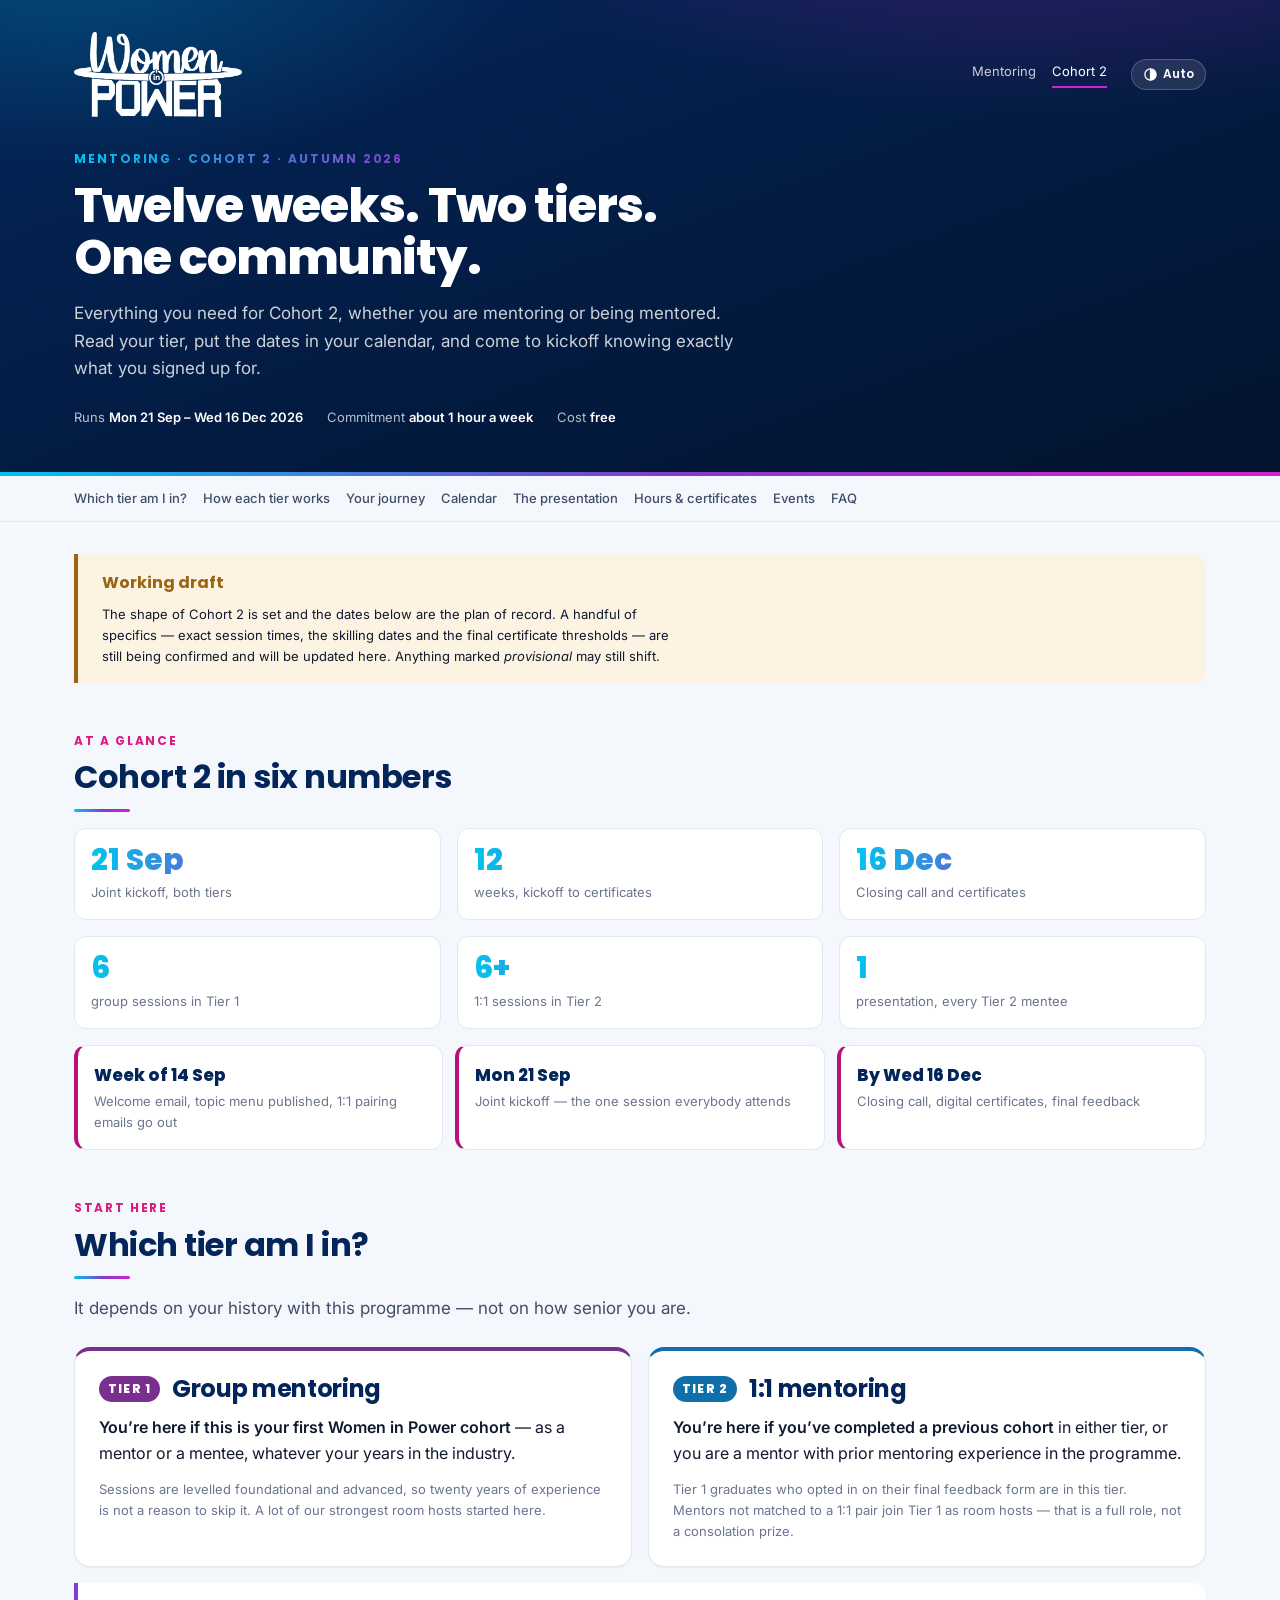
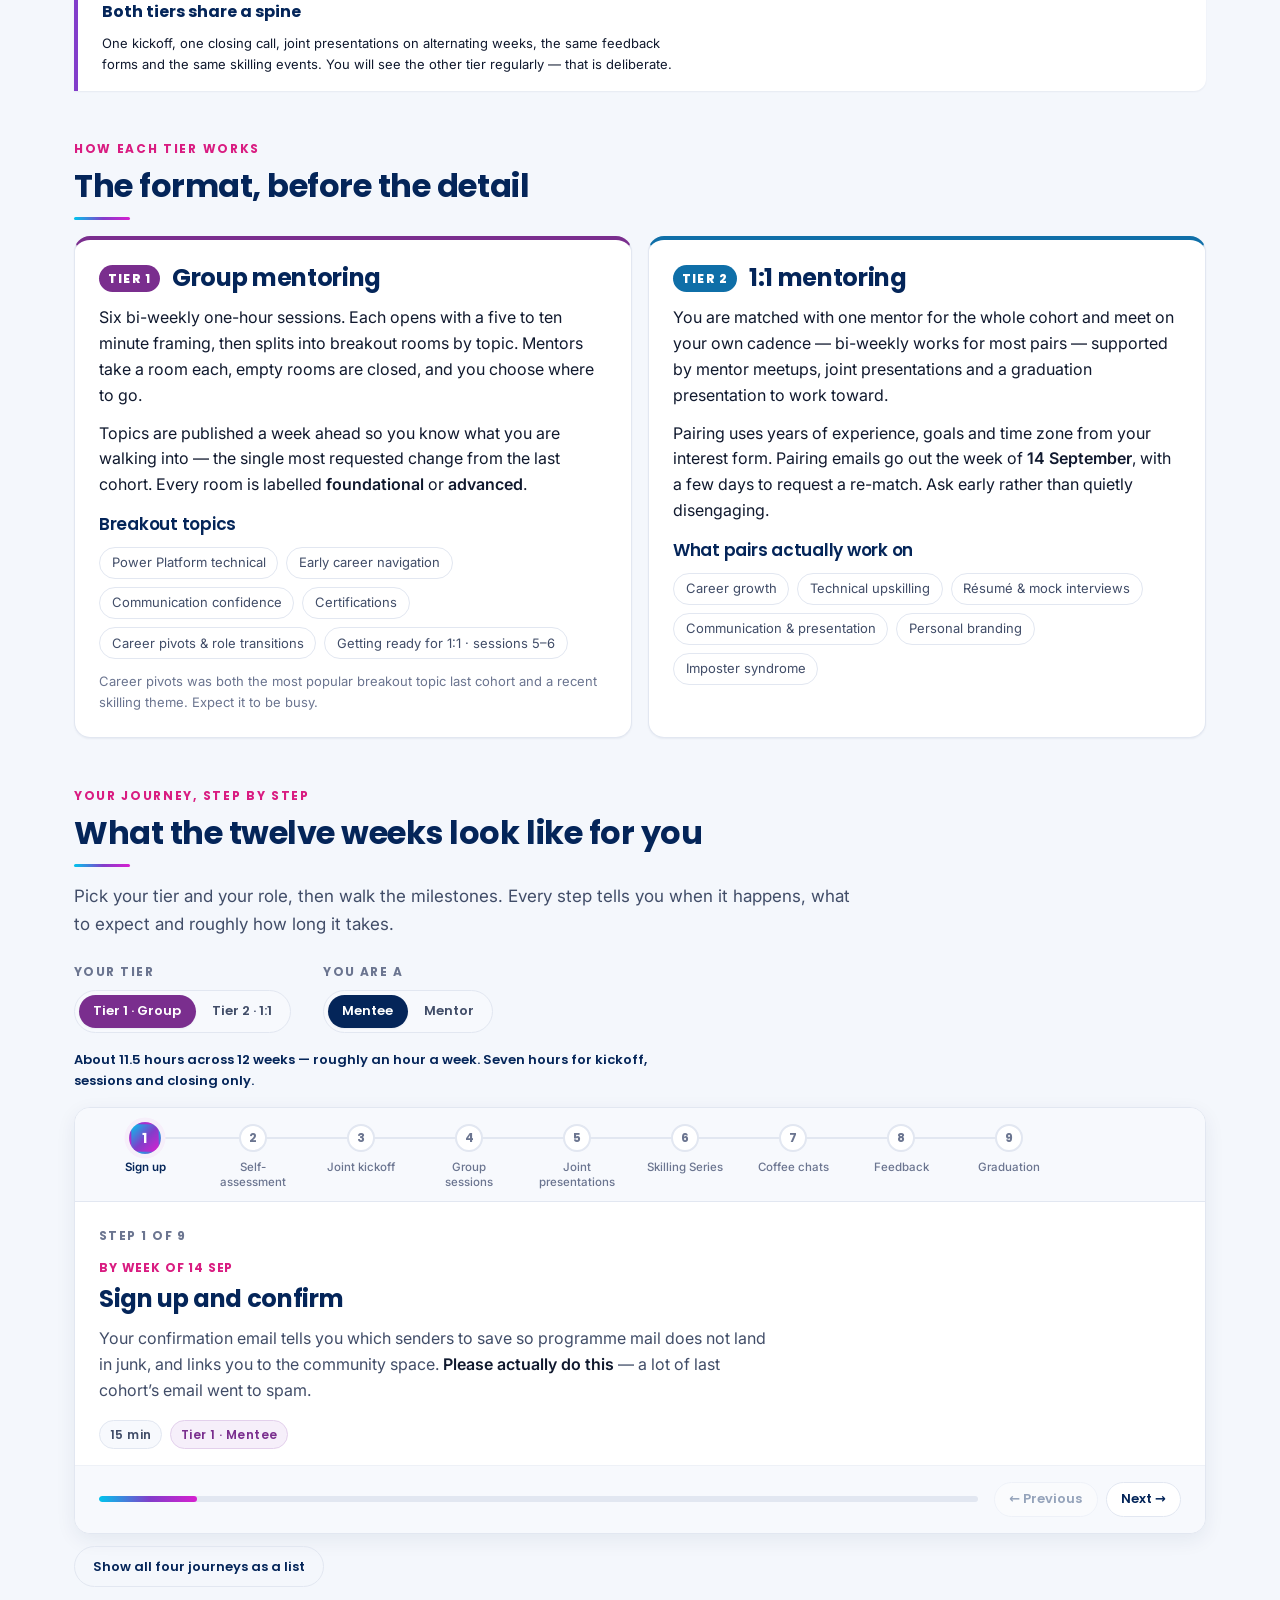
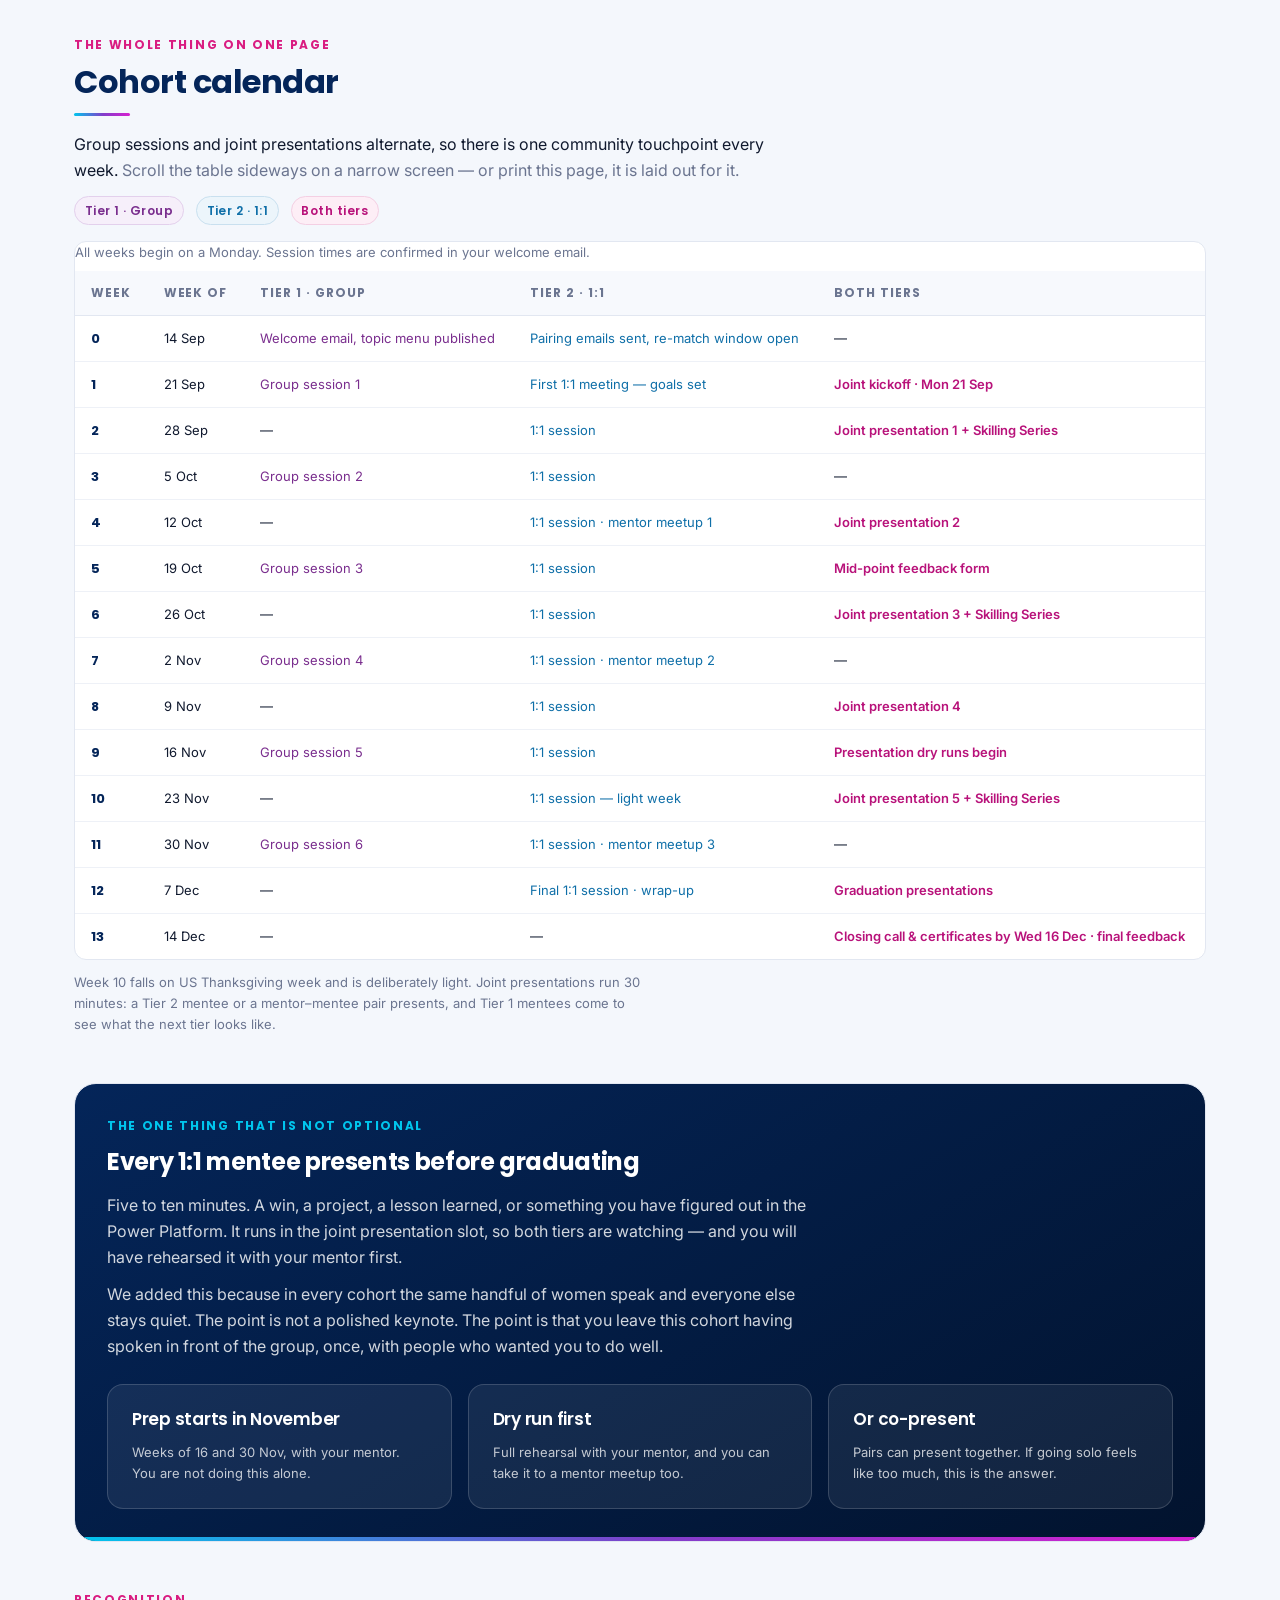
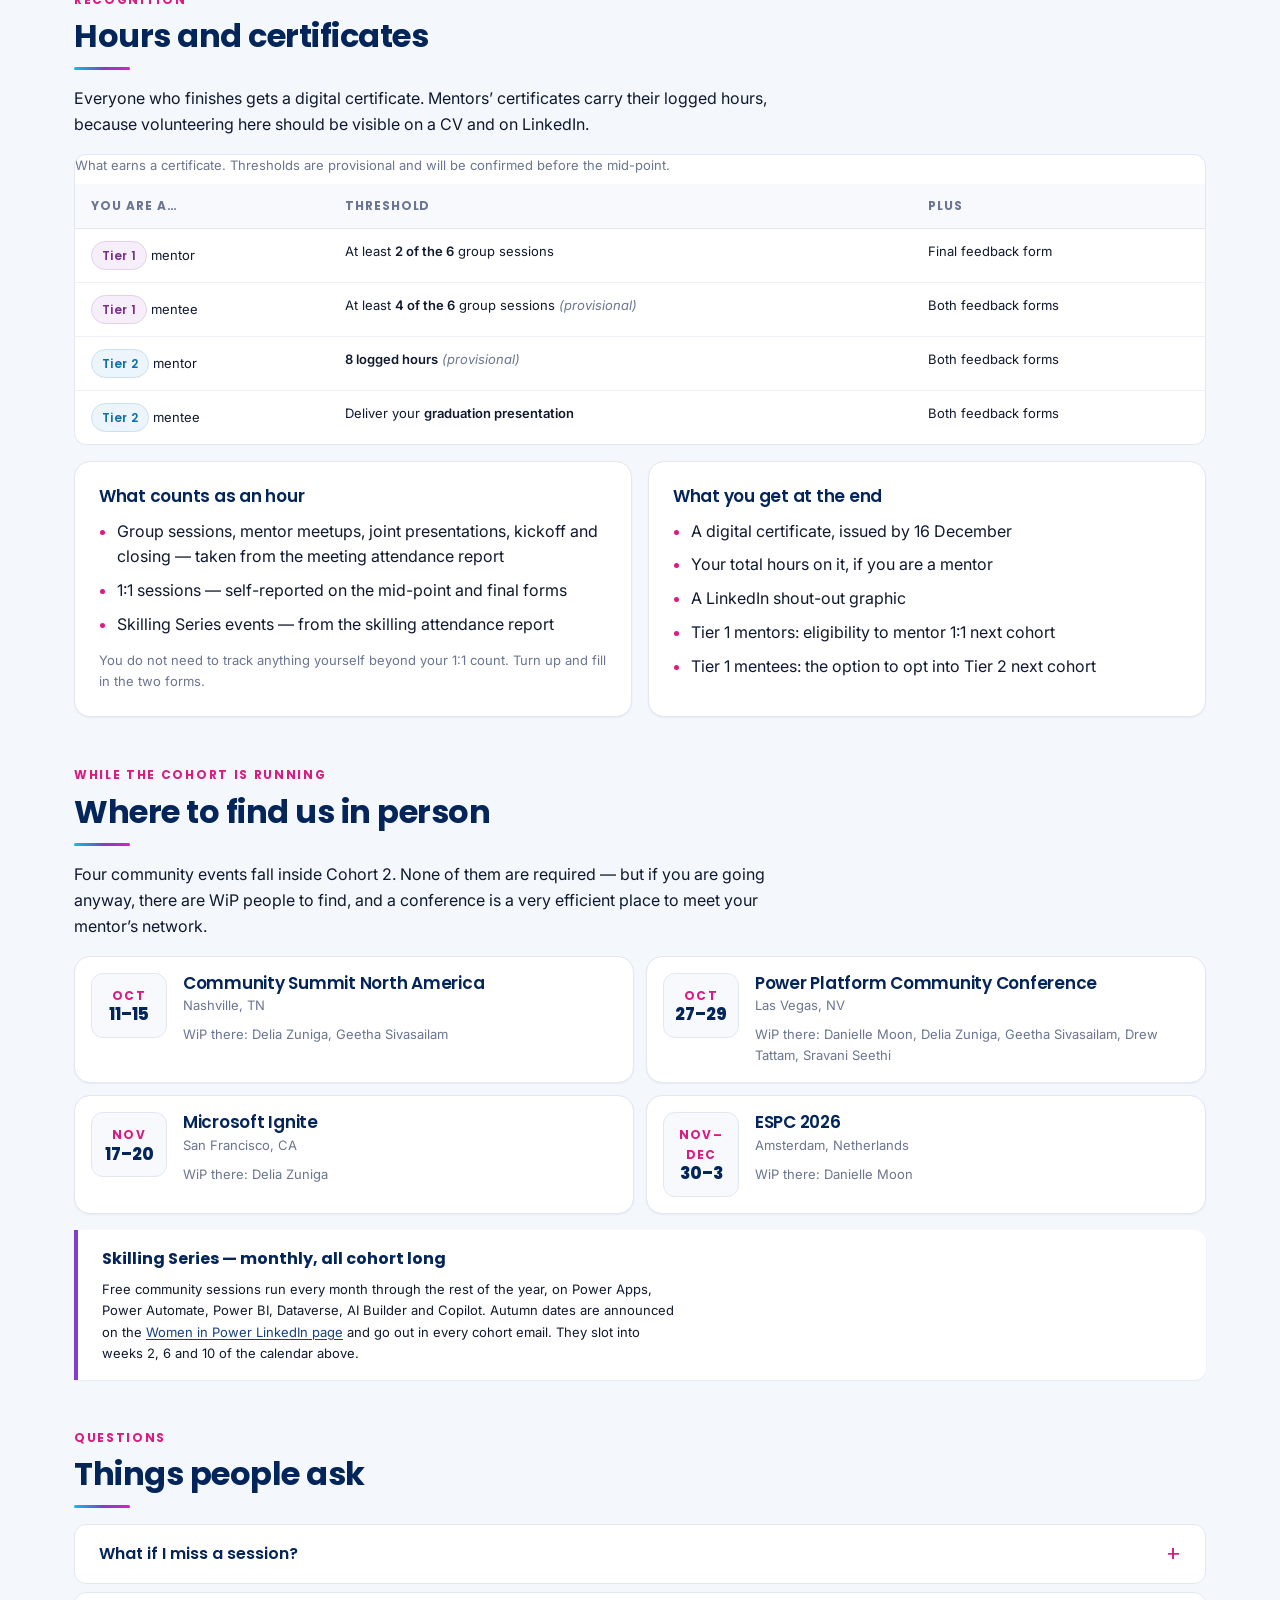
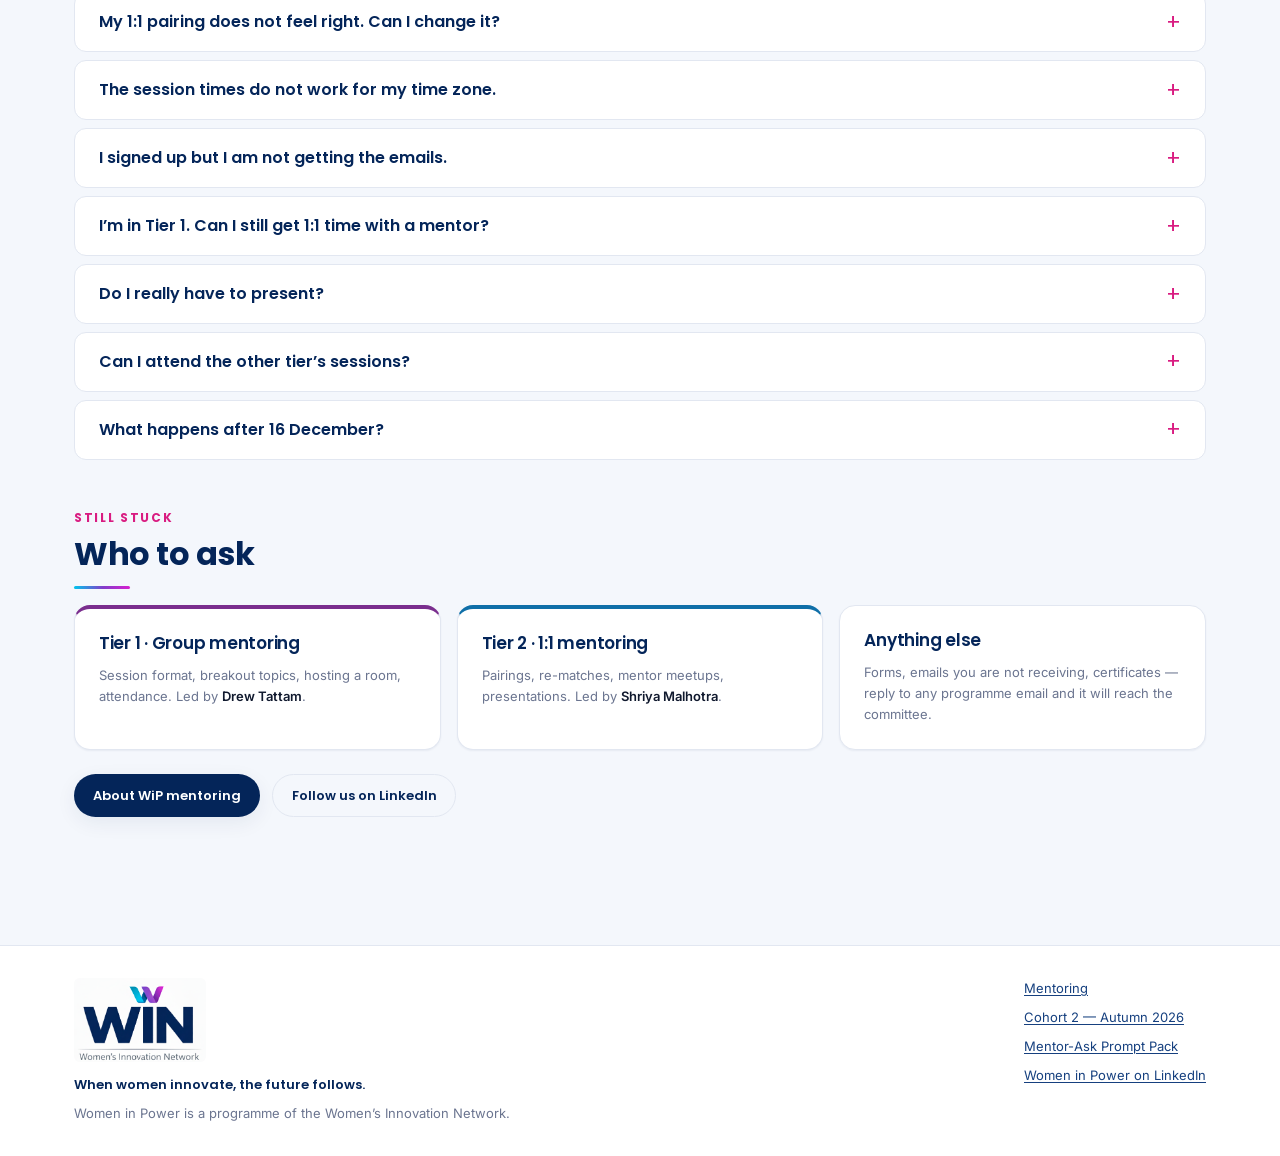
<file: wip/mentoring/2026-cohort2/index.html>
<!DOCTYPE html>
<html lang="en">
<head>
<meta charset="UTF-8">
<meta name="viewport" content="width=device-width, initial-scale=1">
<title>Cohort 2, Autumn 2026 — Women in Power Mentoring</title>
<meta name="description" content="Everything mentors and mentees need for Women in Power Mentoring Cohort 2: 21 September to 16 December 2026. Interactive journeys, calendar, hours and certificates.">
<meta name="theme-color" content="#042559">
<!-- Apply the reader's stored theme before first paint, so there is no flash. -->
<script>(function(){try{var t=localStorage.getItem('wip-theme');if(t==='light'||t==='dark')document.documentElement.setAttribute('data-theme',t);}catch(e){}})();</script>
<link rel="preconnect" href="https://fonts.googleapis.com">
<link rel="preconnect" href="https://fonts.gstatic.com" crossorigin>
<link href="https://fonts.googleapis.com/css2?family=Inter:wght@400;500;600&family=Poppins:wght@600;700;800&display=swap" rel="stylesheet">
<link rel="stylesheet" href="../../assets/css/wip.css">
<style>
  /* Page-specific. Promote into wip.css only if a second page needs it. */
  .keydates { display: grid; gap: var(--s-3); }
  @media (min-width: 700px) { .keydates { grid-template-columns: repeat(3, 1fr); } }
  .keydate { background: var(--surface); border: 1px solid var(--line); border-left: 4px solid var(--joint); border-radius: var(--r-md); padding: var(--s-4); }
  .keydate .d { font-family: var(--font-display); font-weight: 800; color: var(--heading); font-size: 1.05rem; }
  .keydate .l { font-size: var(--t-sm); color: var(--ink-3); margin-top: 2px; }

  .events { display: grid; gap: var(--s-3); }
  @media (min-width: 760px) { .events { grid-template-columns: 1fr 1fr; } }
  .events .card { padding: var(--s-4); }

  .spotlight {
    background:
      radial-gradient(700px 300px at 85% -40%, rgba(215,32,208,.30), transparent 62%),
      linear-gradient(150deg, var(--mast-a) 0%, var(--mast-b) 100%);
    color: #fff; border-radius: var(--r-xl); padding: var(--s-6);
    position: relative; overflow: hidden; border: 1px solid var(--line);
  }
  .spotlight h3, .spotlight h4 { color: #fff; }
  .spotlight p { color: rgba(255,255,255,.82); }
  .spotlight .eyebrow { color: var(--grad-cyan); }
  .spotlight::after { content: ""; position: absolute; inset: auto 0 0 0; height: 4px; background: var(--ribbon); }
  .spotlight .card { background: rgba(255,255,255,.07); border-color: rgba(255,255,255,.16); box-shadow: none; }
  .spotlight .card p { color: rgba(255,255,255,.75); }
</style>
</head>
<body>
<a class="skip-link" href="#main">Skip to content</a>

<header class="masthead">
  <div class="wrap-wide">
    <div class="masthead-top">
      <a class="lockup" href="../../../">
        <img class="lockup-img" src="../../assets/img/wip-wordmark-reverse.png" alt="Women in Power" width="1200" height="607">
      </a>
      <div class="masthead-right">
        <nav class="masthead-nav" aria-label="Main">
          <a href="../">Mentoring</a>
          <a href="./" aria-current="page">Cohort 2</a>
        </nav>
        <button type="button" class="theme-toggle" data-theme-toggle>Theme</button>
      </div>
    </div>
    <p class="kicker">Mentoring &middot; Cohort 2 &middot; Autumn 2026</p>
    <h1>Twelve weeks. Two tiers. One community.</h1>
    <p class="standfirst">Everything you need for Cohort 2, whether you are mentoring or being mentored. Read your tier, put the dates in your calendar, and come to kickoff knowing exactly what you signed up for.</p>
    <p class="meta">
      <span>Runs <strong>Mon 21 Sep &ndash; Wed 16 Dec 2026</strong></span>
      <span>Commitment <strong>about 1 hour a week</strong></span>
      <span>Cost <strong>free</strong></span>
    </p>
  </div>
</header>

<div class="jump">
  <div class="wrap-wide">
    <ul>
      <li><a href="#tier-check">Which tier am I in?</a></li>
      <li><a href="#formats">How each tier works</a></li>
      <li><a href="#journey">Your journey</a></li>
      <li><a href="#calendar">Calendar</a></li>
      <li><a href="#presentation">The presentation</a></li>
      <li><a href="#certificates">Hours &amp; certificates</a></li>
      <li><a href="#events">Events</a></li>
      <li><a href="#faq">FAQ</a></li>
    </ul>
  </div>
</div>

<main id="main">
<div class="wrap-wide">

  <div class="callout callout-note" style="margin-top:var(--s-6)">
    <p class="callout-title">Working draft</p>
    <p class="small">The shape of Cohort 2 is set and the dates below are the plan of record. A handful of specifics &mdash; exact session times, the skilling dates and the final certificate thresholds &mdash; are still being confirmed and will be updated here. Anything marked <em>provisional</em> may still shift.</p>
  </div>

  <!-- ========================== AT A GLANCE ========================== -->
  <section class="section">
    <div class="section-head">
      <p class="eyebrow">At a glance</p>
      <h2>Cohort 2 in six numbers</h2>
    </div>
    <div class="grid grid-3">
      <div class="stat"><div class="stat-num">21 Sep</div><div class="stat-label">Joint kickoff, both tiers</div></div>
      <div class="stat"><div class="stat-num">12</div><div class="stat-label">weeks, kickoff to certificates</div></div>
      <div class="stat"><div class="stat-num">16 Dec</div><div class="stat-label">Closing call and certificates</div></div>
      <div class="stat"><div class="stat-num">6</div><div class="stat-label">group sessions in Tier 1</div></div>
      <div class="stat"><div class="stat-num">6+</div><div class="stat-label">1:1 sessions in Tier 2</div></div>
      <div class="stat"><div class="stat-num">1</div><div class="stat-label">presentation, every Tier 2 mentee</div></div>
    </div>

    <div class="keydates" style="margin-top:var(--s-4)">
      <div class="keydate"><div class="d">Week of 14 Sep</div><div class="l">Welcome email, topic menu published, 1:1 pairing emails go out</div></div>
      <div class="keydate"><div class="d">Mon 21 Sep</div><div class="l">Joint kickoff &mdash; the one session everybody attends</div></div>
      <div class="keydate"><div class="d">By Wed 16 Dec</div><div class="l">Closing call, digital certificates, final feedback</div></div>
    </div>
  </section>

  <!-- ========================== TIER CHECK =========================== -->
  <section class="section" id="tier-check">
    <div class="section-head">
      <p class="eyebrow">Start here</p>
      <h2>Which tier am I in?</h2>
    </div>
    <p class="lead">It depends on your history with this programme &mdash; not on how senior you are.</p>

    <div class="grid grid-2" style="margin-top:var(--s-5)">
      <div class="card card-t1">
        <div class="tier-head">
          <span class="tier-num t1">Tier 1</span>
          <h3 style="margin:0">Group mentoring</h3>
        </div>
        <p><strong>You&rsquo;re here if this is your first Women in Power cohort</strong> &mdash; as a mentor or a mentee, whatever your years in the industry.</p>
        <p class="small muted">Sessions are levelled foundational and advanced, so twenty years of experience is not a reason to skip it. A lot of our strongest room hosts started here.</p>
      </div>
      <div class="card card-t2">
        <div class="tier-head">
          <span class="tier-num t2">Tier 2</span>
          <h3 style="margin:0">1:1 mentoring</h3>
        </div>
        <p><strong>You&rsquo;re here if you&rsquo;ve completed a previous cohort</strong> in either tier, or you are a mentor with prior mentoring experience in the programme.</p>
        <p class="small muted">Tier 1 graduates who opted in on their final feedback form are in this tier. Mentors not matched to a 1:1 pair join Tier 1 as room hosts &mdash; that is a full role, not a consolation prize.</p>
      </div>
    </div>

    <div class="callout" style="margin-top:var(--s-4)">
      <p class="callout-title">Both tiers share a spine</p>
      <p class="small">One kickoff, one closing call, joint presentations on alternating weeks, the same feedback forms and the same skilling events. You will see the other tier regularly &mdash; that is deliberate.</p>
    </div>
  </section>

  <!-- =========================== FORMATS ============================= -->
  <section class="section" id="formats">
    <div class="section-head">
      <p class="eyebrow">How each tier works</p>
      <h2>The format, before the detail</h2>
    </div>

    <div class="grid grid-2">
      <div class="card card-t1">
        <div class="tier-head"><span class="tier-num t1">Tier 1</span><h3 style="margin:0">Group mentoring</h3></div>
        <p>Six bi-weekly one-hour sessions. Each opens with a five to ten minute framing, then splits into breakout rooms by topic. Mentors take a room each, empty rooms are closed, and you choose where to go.</p>
        <p>Topics are published a week ahead so you know what you are walking into &mdash; the single most requested change from the last cohort. Every room is labelled <strong>foundational</strong> or <strong>advanced</strong>.</p>
        <h4 style="margin-top:var(--s-4)">Breakout topics</h4>
        <ul class="topics">
          <li><span class="topic">Power Platform technical</span></li>
          <li><span class="topic">Early career navigation</span></li>
          <li><span class="topic">Communication confidence</span></li>
          <li><span class="topic">Certifications</span></li>
          <li><span class="topic">Career pivots &amp; role transitions</span></li>
          <li><span class="topic">Getting ready for 1:1 &middot; sessions 5&ndash;6</span></li>
        </ul>
        <p class="small muted">Career pivots was both the most popular breakout topic last cohort and a recent skilling theme. Expect it to be busy.</p>
      </div>

      <div class="card card-t2">
        <div class="tier-head"><span class="tier-num t2">Tier 2</span><h3 style="margin:0">1:1 mentoring</h3></div>
        <p>You are matched with one mentor for the whole cohort and meet on your own cadence &mdash; bi-weekly works for most pairs &mdash; supported by mentor meetups, joint presentations and a graduation presentation to work toward.</p>
        <p>Pairing uses years of experience, goals and time zone from your interest form. Pairing emails go out the week of <strong>14 September</strong>, with a few days to request a re-match. Ask early rather than quietly disengaging.</p>
        <h4 style="margin-top:var(--s-4)">What pairs actually work on</h4>
        <ul class="topics">
          <li><span class="topic">Career growth</span></li>
          <li><span class="topic">Technical upskilling</span></li>
          <li><span class="topic">R&eacute;sum&eacute; &amp; mock interviews</span></li>
          <li><span class="topic">Communication &amp; presentation</span></li>
          <li><span class="topic">Personal branding</span></li>
          <li><span class="topic">Imposter syndrome</span></li>
        </ul>
      </div>
    </div>
  </section>

  <!-- ============================ JOURNEY ============================ -->
  <section class="section" id="journey">
    <div class="section-head">
      <p class="eyebrow">Your journey, step by step</p>
      <h2>What the twelve weeks look like for you</h2>
    </div>
    <p class="lead">Pick your tier and your role, then walk the milestones. Every step tells you when it happens, what to expect and roughly how long it takes.</p>

    <div class="journey-explorer" data-tier="1" data-role="mentee">

      <div class="je-controls">
        <div class="je-group">
          <span class="je-legend" id="je-tier-label">Your tier</span>
          <div class="seg" role="radiogroup" aria-labelledby="je-tier-label">
            <button type="button" class="seg-btn" role="radio" data-tier="1" aria-checked="true"  tabindex="0">Tier 1 &middot; Group</button>
            <button type="button" class="seg-btn" role="radio" data-tier="2" aria-checked="false" tabindex="-1">Tier 2 &middot; 1:1</button>
          </div>
        </div>
        <div class="je-group">
          <span class="je-legend" id="je-role-label">You are a</span>
          <div class="seg" role="radiogroup" aria-labelledby="je-role-label">
            <button type="button" class="seg-btn" role="radio" data-role="mentee" aria-checked="true"  tabindex="0">Mentee</button>
            <button type="button" class="seg-btn" role="radio" data-role="mentor" aria-checked="false" tabindex="-1">Mentor</button>
          </div>
        </div>
      </div>

      <p class="je-summary"><span class="je-total"></span></p>

      <div class="je-stage">
        <div class="je-railwrap">
          <div class="je-rail" role="tablist" aria-label="Journey milestones"></div>
        </div>

        <div class="je-panel" id="je-panel" role="tabpanel" tabindex="0">
          <p class="je-count"></p>
          <p class="je-when"></p>
          <h3 class="je-title"></h3>
          <div class="je-body"></div>
          <div class="je-tags"></div>
        </div>

        <div class="je-foot">
          <div class="je-bar"><i></i></div>
          <div class="je-nav">
            <button type="button" class="je-btn" data-je-prev>&larr; Previous</button>
            <button type="button" class="je-btn" data-je-next>Next &rarr;</button>
          </div>
        </div>
      </div>

      <p class="je-toggle-all js-only">
        <button type="button" class="btn btn-ghost" data-je-showall aria-expanded="false">Show all four journeys as a list</button>
      </p>

      <!-- ==================================================================
           The four journeys. This is the single source of the words: the
           explorer above reads them from here, and with JavaScript off (or
           on paper) they render as plain timelines.
           ================================================================== -->
      <div class="je-source">

        <!-- ---------------------- TIER 1 · MENTEE ---------------------- -->
        <div class="je-journey" data-tier="1" data-role="mentee"
             data-total="About 11.5 hours across 12 weeks — roughly an hour a week. Seven hours for kickoff, sessions and closing only.">
          <h4><span class="pill pill-t1">Tier 1</span> Your journey as a <strong>mentee</strong></h4>
          <ol class="timeline">
            <li data-label="Sign up">
              <div class="tl-when">By week of 14 Sep</div>
              <div class="tl-title">Sign up and confirm</div>
              <p class="tl-body">Your confirmation email tells you which senders to save so programme mail does not land in junk, and links you to the community space. <strong>Please actually do this</strong> &mdash; a lot of last cohort&rsquo;s email went to spam.</p>
              <span class="tl-time">15 min</span>
            </li>
            <li data-label="Self-assessment">
              <div class="tl-when">Week of 14 Sep</div>
              <div class="tl-title">Skills self-assessment</div>
              <p class="tl-body">Rate yourself across the five topic areas and tell us what you are after &mdash; networking, hard skills or soft skills. We use it to level the rooms, and you retake it at the end.</p>
              <span class="tl-time">10 min</span>
            </li>
            <li data-label="Joint kickoff">
              <div class="tl-when">Mon 21 Sep</div>
              <div class="tl-title">Joint kickoff</div>
              <p class="tl-body">What the programme is and is not, what group mentoring looks like, how you progress to 1:1, and the full calendar. Both tiers in one room.</p>
              <span class="tl-time">60 min</span>
            </li>
            <li data-label="Group sessions">
              <div class="tl-when">Bi-weekly &middot; 21 Sep, 5 Oct, 19 Oct, 2 Nov, 16 Nov, 30 Nov</div>
              <div class="tl-title">Group sessions 1&ndash;6</div>
              <p class="tl-body">Short framing, then pick your breakout room. The topic menu goes out a week ahead. <strong>Come with one question</strong> &mdash; that is the whole preparation.</p>
              <span class="tl-time">6 &times; 60 min</span>
            </li>
            <li data-label="Joint presentations">
              <div class="tl-when">Alternate weeks</div>
              <div class="tl-title">Joint presentations</div>
              <p class="tl-body">Watch Tier 2 mentees and pairs present. This is a preview of what your own graduation will look like next cohort &mdash; and a low-stakes way to see the room before you stand up in it.</p>
              <span class="tl-time">6 &times; 30 min</span>
            </li>
            <li data-label="Skilling Series">
              <div class="tl-when">As scheduled &middot; optional</div>
              <div class="tl-title">Skilling Series events</div>
              <p class="tl-body">Deeper technical and career sessions run monthly, shared in every programme email. Free, and open to everyone.</p>
              <span class="tl-time">optional</span>
            </li>
            <li data-label="Coffee chats">
              <div class="tl-when">Any time &middot; optional</div>
              <div class="tl-title">Coffee chats</div>
              <p class="tl-body">Reach out to any mentor on the list for a one-to-one conversation. Genuinely &mdash; they said yes to being asked. This is the most under-used thing in the programme.</p>
              <span class="tl-time">optional</span>
            </li>
            <li data-label="Feedback">
              <div class="tl-when">19 Oct and 14 Dec</div>
              <div class="tl-title">Feedback and closing self-assessment</div>
              <p class="tl-body">Short forms. The end assessment is compared to your start &mdash; this is how you see the shift, and how we know what to fix.</p>
              <span class="tl-time">2 &times; 10 min</span>
            </li>
            <li data-label="Graduation">
              <div class="tl-when">Week of 14 Dec</div>
              <div class="tl-title">Graduation and certificate</div>
              <p class="tl-body">Closing call and your digital certificate. On the final form you can opt in to 1:1 mentoring for the next cohort.</p>
              <span class="tl-time">60 min</span>
            </li>
          </ol>
        </div>

        <!-- ---------------------- TIER 1 · MENTOR ---------------------- -->
        <div class="je-journey" data-tier="1" data-role="mentor"
             data-total="About 12 hours across 12 weeks — roughly an hour a week. Six hours if you attend only the core group sessions.">
          <h4><span class="pill pill-t1">Tier 1</span> Your journey as a <strong>mentor</strong></h4>
          <ol class="timeline">
            <li data-label="Sign up">
              <div class="tl-when">By week of 14 Sep</div>
              <div class="tl-title">Sign up and confirm</div>
              <p class="tl-body">Interest form, then a confirmation email listing the senders to save. Tell us your topic preferences and whether mornings or afternoons work better for you.</p>
              <span class="tl-time">15 min</span>
            </li>
            <li data-label="Onboarding">
              <div class="tl-when">Week of 14 Sep</div>
              <div class="tl-title">Mentor onboarding call</div>
              <p class="tl-body">Session format, breakout room etiquette, how hours are tracked, and access to the resource hub.</p>
              <span class="tl-time">45 min</span>
            </li>
            <li data-label="Joint kickoff">
              <div class="tl-when">Mon 21 Sep</div>
              <div class="tl-title">Joint kickoff</div>
              <p class="tl-body">Both tiers together: programme vision, the two-tier path, the calendar and communication norms.</p>
              <span class="tl-time">60 min</span>
            </li>
            <li data-label="Host your room">
              <div class="tl-when">Bi-weekly &middot; 21 Sep, 5 Oct, 19 Oct, 2 Nov, 16 Nov, 30 Nov</div>
              <div class="tl-title">Group sessions 1&ndash;6</div>
              <p class="tl-body">Host a breakout room on your topic. Expect three to eight mentees. Bring <strong>one skilling or community resource</strong> to share each time.</p>
              <span class="tl-time">6 &times; 60 min</span>
            </li>
            <li data-label="Joint presentations">
              <div class="tl-when">Alternate weeks &middot; optional</div>
              <div class="tl-title">Joint presentations</div>
              <p class="tl-body">Attend or co-present a 30-minute session, and cheer on the Tier 2 presenters. Counts toward your hours.</p>
              <span class="tl-time">up to 6 &times; 30 min</span>
            </li>
            <li data-label="Mentor check-in">
              <div class="tl-when">Mid-cohort</div>
              <div class="tl-title">Mentor-only check-in</div>
              <p class="tl-body">What is working, what to adjust, and flagging mentees who look ready for 1:1 next cohort.</p>
              <span class="tl-time">45 min</span>
            </li>
            <li data-label="Feedback">
              <div class="tl-when">19 Oct and 14 Dec</div>
              <div class="tl-title">Feedback</div>
              <p class="tl-body">Two short forms, the same ones both tiers use. Completing them is part of the certificate threshold.</p>
              <span class="tl-time">2 &times; 10 min</span>
            </li>
            <li data-label="Certificate">
              <div class="tl-when">Week of 14 Dec</div>
              <div class="tl-title">Closing and certificate</div>
              <p class="tl-body">Attend the closing call. Your certificate shows your logged hours, and you become eligible to mentor 1:1 in the next cohort.</p>
              <span class="tl-time">60 min</span>
            </li>
          </ol>
        </div>

        <!-- ---------------------- TIER 2 · MENTEE ---------------------- -->
        <div class="je-journey" data-tier="2" data-role="mentee"
             data-total="About 15 hours across 12 weeks — roughly an hour and a quarter a week. Heaviest around the graduation presentation in late November.">
          <h4><span class="pill pill-t2">Tier 2</span> Your journey as a <strong>mentee</strong></h4>
          <ol class="timeline">
            <li data-label="Sign up &amp; pairing">
              <div class="tl-when">By 18 Sep</div>
              <div class="tl-title">Sign up and pairing</div>
              <p class="tl-body">Your pairing email arrives the week of 14 Sep, with a re-match window if the fit is not right. <strong>Ask early</strong> &mdash; it is much easier now than in November.</p>
              <span class="tl-time">30 min</span>
            </li>
            <li data-label="Joint kickoff">
              <div class="tl-when">Mon 21 Sep</div>
              <div class="tl-title">Joint kickoff</div>
              <p class="tl-body">Structure, expectations, the calendar &mdash; and your graduation presentation explained up front, not sprung on you in November.</p>
              <span class="tl-time">60 min</span>
            </li>
            <li data-label="First meeting">
              <div class="tl-when">Week of 21 Sep</div>
              <div class="tl-title">First meeting with your mentor</div>
              <p class="tl-body"><strong>You schedule this one.</strong> Introductions, an ice-breaker, expectations and SMART goals. Owning the scheduling is deliberate &mdash; it is the habit the whole tier is built on.</p>
              <span class="tl-time">60 min</span>
            </li>
            <li data-label="1:1 sessions">
              <div class="tl-when">Bi-weekly &middot; 5 Oct to 7 Dec</div>
              <div class="tl-title">Regular 1:1 sessions</div>
              <p class="tl-body">Own the agenda, follow up on your actions, be open to feedback. The mentees who get the most out of this are the ones who drive it.</p>
              <span class="tl-time">6 &times; 60 min</span>
            </li>
            <li data-label="Meetups">
              <div class="tl-when">Alternate weeks</div>
              <div class="tl-title">Joint presentations and mentee meetup</div>
              <p class="tl-body">Attend the joint presentations, plus at least one mentee meetup with ten-minute lightning talks and networking.</p>
              <span class="tl-time">3 &times; 45 min</span>
            </li>
            <li data-label="Skilling Series">
              <div class="tl-when">As scheduled &middot; optional</div>
              <div class="tl-title">Skilling Series events</div>
              <p class="tl-body">Pick the ones aligned to your goals &mdash; ideally with your mentor, in a session, rather than guessing on your own.</p>
              <span class="tl-time">optional</span>
            </li>
            <li data-label="Prep &amp; dry run">
              <div class="tl-when">Weeks of 16 Nov &ndash; 30 Nov</div>
              <div class="tl-title">Graduation presentation prep</div>
              <p class="tl-body">Five to ten minutes on a win, a project, a lesson learned or a Power Platform topic. Dry run with your mentor, and optionally at a mentor meetup.</p>
              <span class="tl-time">~3 hrs</span>
            </li>
            <li data-label="You present">
              <div class="tl-when">Week of 7 Dec</div>
              <div class="tl-title">Graduation presentation</div>
              <p class="tl-body">You present, in the joint slot, so the Tier 1 mentees can see the path ahead. <strong>Every 1:1 mentee does this.</strong> Five minutes counts, and you can co-present with your mentor.</p>
              <span class="tl-time">60 min</span>
            </li>
            <li data-label="Feedback">
              <div class="tl-when">19 Oct and 14 Dec</div>
              <div class="tl-title">Feedback</div>
              <p class="tl-body">The same standardised forms both tiers use.</p>
              <span class="tl-time">2 &times; 10 min</span>
            </li>
            <li data-label="Closing">
              <div class="tl-when">Week of 14 Dec</div>
              <div class="tl-title">Closing and certificate</div>
              <p class="tl-body">Closing call, certificate, and an invitation into the alumni community &mdash; as a returning mentor, a committee volunteer, or both.</p>
              <span class="tl-time">60 min</span>
            </li>
          </ol>
        </div>

        <!-- ---------------------- TIER 2 · MENTOR ---------------------- -->
        <div class="je-journey" data-tier="2" data-role="mentor"
             data-total="13 to 15 hours across 12 weeks — roughly an hour and a quarter a week. The 1:1 sessions themselves are about half of that.">
          <h4><span class="pill pill-t2">Tier 2</span> Your journey as a <strong>mentor</strong></h4>
          <ol class="timeline">
            <li data-label="Sign up &amp; pairing">
              <div class="tl-when">By 18 Sep</div>
              <div class="tl-title">Sign up and pairing</div>
              <p class="tl-body">Interest form, then your pairing email the week of 14 Sep with a few days to request a re-match.</p>
              <span class="tl-time">30 min</span>
            </li>
            <li data-label="Joint kickoff">
              <div class="tl-when">Mon 21 Sep</div>
              <div class="tl-title">Joint kickoff</div>
              <p class="tl-body">Structure, expectations, the resource hub, hours tracking, and the graduation presentation your mentee will be working toward.</p>
              <span class="tl-time">60 min</span>
            </li>
            <li data-label="First meeting">
              <div class="tl-when">Week of 21 Sep</div>
              <div class="tl-title">First meeting</div>
              <p class="tl-body">Introductions, an ice-breaker, expectations and SMART goals. Your mentee schedules it &mdash; that is by design, so let them.</p>
              <span class="tl-time">60 min</span>
            </li>
            <li data-label="1:1 sessions">
              <div class="tl-when">Bi-weekly &middot; 5 Oct to 7 Dec</div>
              <div class="tl-title">Regular 1:1 sessions</div>
              <p class="tl-body">Progress against goals, adjusted as you go. Most pairs land on bi-weekly.</p>
              <span class="tl-time">6 &times; 60 min</span>
            </li>
            <li data-label="Mentor meetups">
              <div class="tl-when">Weeks of 12 Oct, 2 Nov, 30 Nov</div>
              <div class="tl-title">Mentor meetups</div>
              <p class="tl-body">A ten-minute chalk talk from one mentor, then open discussion. There is a sign-up sheet for who speaks &mdash; take a slot.</p>
              <span class="tl-time">3 &times; 45 min</span>
            </li>
            <li data-label="Joint presentations">
              <div class="tl-when">Alternate weeks</div>
              <div class="tl-title">Joint presentations</div>
              <p class="tl-body">Co-present with your mentee once, and attend the others when you can.</p>
              <span class="tl-time">~2 hrs incl. prep</span>
            </li>
            <li data-label="Dry run">
              <div class="tl-when">Weeks of 16 Nov &ndash; 30 Nov</div>
              <div class="tl-title">Presentation dry run</div>
              <p class="tl-body">Coach your mentee through a full rehearsal of their graduation presentation. For a lot of mentees this is the hardest part of the cohort &mdash; <strong>it is the part where you matter most</strong>.</p>
              <span class="tl-time">60 min</span>
            </li>
            <li data-label="Feedback">
              <div class="tl-when">19 Oct and 14 Dec</div>
              <div class="tl-title">Feedback</div>
              <p class="tl-body">The same standardised forms both tiers use. Your 1:1 hours are self-reported here.</p>
              <span class="tl-time">2 &times; 10 min</span>
            </li>
            <li data-label="Graduation">
              <div class="tl-when">Weeks of 7 and 14 Dec</div>
              <div class="tl-title">Graduation and closing</div>
              <p class="tl-body">Be in the room for your mentee&rsquo;s presentation, then the closing call and your certificate with logged hours.</p>
              <span class="tl-time">60 min</span>
            </li>
          </ol>
        </div>

      </div><!-- /.je-source -->
    </div><!-- /.journey-explorer -->
  </section>

  <!-- =========================== CALENDAR ============================ -->
  <section class="section" id="calendar">
    <div class="section-head">
      <p class="eyebrow">The whole thing on one page</p>
      <h2>Cohort calendar</h2>
    </div>
    <p>Group sessions and joint presentations alternate, so there is one community touchpoint every week. <span class="muted">Scroll the table sideways on a narrow screen &mdash; or print this page, it is laid out for it.</span></p>

    <div class="row" style="margin-top:var(--s-3)">
      <span class="pill pill-t1">Tier 1 &middot; Group</span>
      <span class="pill pill-t2">Tier 2 &middot; 1:1</span>
      <span class="pill pill-joint">Both tiers</span>
    </div>

    <div class="table-scroll" style="margin-top:var(--s-4)">
      <table>
        <caption>All weeks begin on a Monday. Session times are confirmed in your welcome email.</caption>
        <thead>
          <tr>
            <th scope="col">Week</th>
            <th scope="col">Week of</th>
            <th scope="col">Tier 1 &middot; Group</th>
            <th scope="col">Tier 2 &middot; 1:1</th>
            <th scope="col">Both tiers</th>
          </tr>
        </thead>
        <tbody>
          <tr><td class="col-week">0</td><td>14 Sep</td><td class="cell-t1">Welcome email, topic menu published</td><td class="cell-t2">Pairing emails sent, re-match window open</td><td>&mdash;</td></tr>
          <tr><td class="col-week">1</td><td>21 Sep</td><td class="cell-t1">Group session 1</td><td class="cell-t2">First 1:1 meeting &mdash; goals set</td><td class="cell-joint">Joint kickoff &middot; Mon 21 Sep</td></tr>
          <tr><td class="col-week">2</td><td>28 Sep</td><td>&mdash;</td><td class="cell-t2">1:1 session</td><td class="cell-joint">Joint presentation 1 + Skilling Series</td></tr>
          <tr><td class="col-week">3</td><td>5 Oct</td><td class="cell-t1">Group session 2</td><td class="cell-t2">1:1 session</td><td>&mdash;</td></tr>
          <tr><td class="col-week">4</td><td>12 Oct</td><td>&mdash;</td><td class="cell-t2">1:1 session &middot; mentor meetup 1</td><td class="cell-joint">Joint presentation 2</td></tr>
          <tr><td class="col-week">5</td><td>19 Oct</td><td class="cell-t1">Group session 3</td><td class="cell-t2">1:1 session</td><td class="cell-joint">Mid-point feedback form</td></tr>
          <tr><td class="col-week">6</td><td>26 Oct</td><td>&mdash;</td><td class="cell-t2">1:1 session</td><td class="cell-joint">Joint presentation 3 + Skilling Series</td></tr>
          <tr><td class="col-week">7</td><td>2 Nov</td><td class="cell-t1">Group session 4</td><td class="cell-t2">1:1 session &middot; mentor meetup 2</td><td>&mdash;</td></tr>
          <tr><td class="col-week">8</td><td>9 Nov</td><td>&mdash;</td><td class="cell-t2">1:1 session</td><td class="cell-joint">Joint presentation 4</td></tr>
          <tr><td class="col-week">9</td><td>16 Nov</td><td class="cell-t1">Group session 5</td><td class="cell-t2">1:1 session</td><td class="cell-joint">Presentation dry runs begin</td></tr>
          <tr><td class="col-week">10</td><td>23 Nov</td><td>&mdash;</td><td class="cell-t2">1:1 session &mdash; light week</td><td class="cell-joint">Joint presentation 5 + Skilling Series</td></tr>
          <tr><td class="col-week">11</td><td>30 Nov</td><td class="cell-t1">Group session 6</td><td class="cell-t2">1:1 session &middot; mentor meetup 3</td><td>&mdash;</td></tr>
          <tr><td class="col-week">12</td><td>7 Dec</td><td>&mdash;</td><td class="cell-t2">Final 1:1 session &middot; wrap-up</td><td class="cell-joint">Graduation presentations</td></tr>
          <tr><td class="col-week">13</td><td>14 Dec</td><td>&mdash;</td><td>&mdash;</td><td class="cell-joint">Closing call &amp; certificates by Wed 16 Dec &middot; final feedback</td></tr>
        </tbody>
      </table>
    </div>
    <p class="small muted" style="margin-top:var(--s-3)">Week 10 falls on US Thanksgiving week and is deliberately light. Joint presentations run 30 minutes: a Tier 2 mentee or a mentor&ndash;mentee pair presents, and Tier 1 mentees come to see what the next tier looks like.</p>
  </section>

  <!-- ========================= PRESENTATION ========================== -->
  <section class="section" id="presentation">
    <div class="spotlight">
      <p class="eyebrow">The one thing that is not optional</p>
      <h3 style="margin-top:var(--s-3)">Every 1:1 mentee presents before graduating</h3>
      <p style="margin-top:var(--s-4)">Five to ten minutes. A win, a project, a lesson learned, or something you have figured out in the Power Platform. It runs in the joint presentation slot, so both tiers are watching &mdash; and you will have rehearsed it with your mentor first.</p>
      <p style="margin-top:var(--s-3)">We added this because in every cohort the same handful of women speak and everyone else stays quiet. The point is not a polished keynote. The point is that you leave this cohort having spoken in front of the group, once, with people who wanted you to do well.</p>
      <div class="grid grid-3" style="margin-top:var(--s-5)">
        <div class="card">
          <h4>Prep starts in November</h4>
          <p class="small">Weeks of 16 and 30 Nov, with your mentor. You are not doing this alone.</p>
        </div>
        <div class="card">
          <h4>Dry run first</h4>
          <p class="small">Full rehearsal with your mentor, and you can take it to a mentor meetup too.</p>
        </div>
        <div class="card">
          <h4>Or co-present</h4>
          <p class="small">Pairs can present together. If going solo feels like too much, this is the answer.</p>
        </div>
      </div>
    </div>
  </section>

  <!-- ========================= CERTIFICATES ========================== -->
  <section class="section" id="certificates">
    <div class="section-head">
      <p class="eyebrow">Recognition</p>
      <h2>Hours and certificates</h2>
    </div>
    <p>Everyone who finishes gets a digital certificate. Mentors&rsquo; certificates carry their logged hours, because volunteering here should be visible on a CV and on LinkedIn.</p>

    <div class="table-scroll" style="margin-top:var(--s-4)">
      <table>
        <caption>What earns a certificate. Thresholds are provisional and will be confirmed before the mid-point.</caption>
        <thead><tr><th scope="col">You are a&hellip;</th><th scope="col">Threshold</th><th scope="col">Plus</th></tr></thead>
        <tbody>
          <tr><td><span class="pill pill-t1">Tier 1</span> mentor</td><td>At least <strong>2 of the 6</strong> group sessions</td><td>Final feedback form</td></tr>
          <tr><td><span class="pill pill-t1">Tier 1</span> mentee</td><td>At least <strong>4 of the 6</strong> group sessions <em class="muted">(provisional)</em></td><td>Both feedback forms</td></tr>
          <tr><td><span class="pill pill-t2">Tier 2</span> mentor</td><td><strong>8 logged hours</strong> <em class="muted">(provisional)</em></td><td>Both feedback forms</td></tr>
          <tr><td><span class="pill pill-t2">Tier 2</span> mentee</td><td>Deliver your <strong>graduation presentation</strong></td><td>Both feedback forms</td></tr>
        </tbody>
      </table>
    </div>

    <div class="grid grid-2" style="margin-top:var(--s-4)">
      <div class="card">
        <h4>What counts as an hour</h4>
        <ul>
          <li>Group sessions, mentor meetups, joint presentations, kickoff and closing &mdash; taken from the meeting attendance report</li>
          <li>1:1 sessions &mdash; self-reported on the mid-point and final forms</li>
          <li>Skilling Series events &mdash; from the skilling attendance report</li>
        </ul>
        <p class="small muted">You do not need to track anything yourself beyond your 1:1 count. Turn up and fill in the two forms.</p>
      </div>
      <div class="card">
        <h4>What you get at the end</h4>
        <ul>
          <li>A digital certificate, issued by 16 December</li>
          <li>Your total hours on it, if you are a mentor</li>
          <li>A LinkedIn shout-out graphic</li>
          <li>Tier 1 mentors: eligibility to mentor 1:1 next cohort</li>
          <li>Tier 1 mentees: the option to opt into Tier 2 next cohort</li>
        </ul>
      </div>
    </div>
  </section>

  <!-- ============================ EVENTS ============================= -->
  <section class="section" id="events">
    <div class="section-head">
      <p class="eyebrow">While the cohort is running</p>
      <h2>Where to find us in person</h2>
    </div>
    <p>Four community events fall inside Cohort 2. None of them are required &mdash; but if you are going anyway, there are WiP people to find, and a conference is a very efficient place to meet your mentor&rsquo;s network.</p>

    <div class="events" style="margin-top:var(--s-4)">
      <div class="card">
        <div class="event">
          <div class="event-date"><div class="event-mon">Oct</div><div class="event-day">11&ndash;15</div></div>
          <div class="event-body">
            <h4>Community Summit North America</h4>
            <p class="event-meta">Nashville, TN</p>
            <p class="small muted" style="margin-top:var(--s-2)">WiP there: Delia Zuniga, Geetha Sivasailam</p>
          </div>
        </div>
      </div>
      <div class="card">
        <div class="event">
          <div class="event-date"><div class="event-mon">Oct</div><div class="event-day">27&ndash;29</div></div>
          <div class="event-body">
            <h4>Power Platform Community Conference</h4>
            <p class="event-meta">Las Vegas, NV</p>
            <p class="small muted" style="margin-top:var(--s-2)">WiP there: Danielle Moon, Delia Zuniga, Geetha Sivasailam, Drew Tattam, Sravani Seethi</p>
          </div>
        </div>
      </div>
      <div class="card">
        <div class="event">
          <div class="event-date"><div class="event-mon">Nov</div><div class="event-day">17&ndash;20</div></div>
          <div class="event-body">
            <h4>Microsoft Ignite</h4>
            <p class="event-meta">San Francisco, CA</p>
            <p class="small muted" style="margin-top:var(--s-2)">WiP there: Delia Zuniga</p>
          </div>
        </div>
      </div>
      <div class="card">
        <div class="event">
          <div class="event-date"><div class="event-mon">Nov&ndash;Dec</div><div class="event-day">30&ndash;3</div></div>
          <div class="event-body">
            <h4>ESPC 2026</h4>
            <p class="event-meta">Amsterdam, Netherlands</p>
            <p class="small muted" style="margin-top:var(--s-2)">WiP there: Danielle Moon</p>
          </div>
        </div>
      </div>
    </div>

    <div class="callout" style="margin-top:var(--s-4)">
      <p class="callout-title">Skilling Series &mdash; monthly, all cohort long</p>
      <p class="small">Free community sessions run every month through the rest of the year, on Power Apps, Power Automate, Power BI, Dataverse, AI Builder and Copilot. Autumn dates are announced on the <a href="https://www.linkedin.com/company/women-in-power-platform">Women in Power LinkedIn page</a> and go out in every cohort email. They slot into weeks 2, 6 and 10 of the calendar above.</p>
    </div>
  </section>

  <!-- ============================== FAQ ============================== -->
  <section class="section" id="faq">
    <div class="section-head">
      <p class="eyebrow">Questions</p>
      <h2>Things people ask</h2>
    </div>

    <details class="faq">
      <summary>What if I miss a session?</summary>
      <p>Nothing breaks. Certificates use an attendance threshold, not perfect attendance. In Tier 2, tell your mentor rather than going quiet &mdash; that is the only thing that genuinely derails a pairing.</p>
    </details>
    <details class="faq">
      <summary>My 1:1 pairing does not feel right. Can I change it?</summary>
      <p>Yes. There is a re-match window in the few days after pairing emails go out the week of 14 September. Ask early; it is much easier then than in November.</p>
    </details>
    <details class="faq">
      <summary>The session times do not work for my time zone.</summary>
      <p>We are alternating group session times across zones this cohort so everyone can attend at least half of them live. For 1:1s, you and your mentor set your own time &mdash; time zone is one of the inputs to the matching.</p>
    </details>
    <details class="faq">
      <summary>I signed up but I am not getting the emails.</summary>
      <p>Check your junk folder first &mdash; a lot of programme mail landed there last cohort. Your confirmation email lists the exact senders to add to your contacts. Do that, and everything after it will arrive.</p>
    </details>
    <details class="faq">
      <summary>I&rsquo;m in Tier 1. Can I still get 1:1 time with a mentor?</summary>
      <p>Yes &mdash; coffee chats. Any mentor on the Tier 1 list is there because they said yes to being asked. Reach out directly, any time in the cohort.</p>
    </details>
    <details class="faq">
      <summary>Do I really have to present?</summary>
      <p>If you are a Tier 2 mentee, yes. Five minutes counts, you can co-present with your mentor, and you will have done a full dry run first. It is the one requirement we are firm on, and it is the thing graduates most often say mattered.</p>
    </details>
    <details class="faq">
      <summary>Can I attend the other tier&rsquo;s sessions?</summary>
      <p>The joint presentations and the Skilling Series are open to everyone in the cohort, and that is where the two tiers deliberately overlap. Group sessions and 1:1s stay within their tier.</p>
    </details>
    <details class="faq">
      <summary>What happens after 16 December?</summary>
      <p>Tier 1 graduates can opt into Tier 2 for the next cohort on the final feedback form. Tier 2 graduates are invited into the alumni community and can come back as a mentor, a committee volunteer or a community speaker. Most of our mentors came up this way.</p>
    </details>
  </section>

  <!-- ============================ CONTACT ============================ -->
  <section class="section">
    <div class="section-head">
      <p class="eyebrow">Still stuck</p>
      <h2>Who to ask</h2>
    </div>
    <div class="grid grid-3">
      <div class="card card-t1">
        <h4>Tier 1 &middot; Group mentoring</h4>
        <p class="small muted">Session format, breakout topics, hosting a room, attendance. Led by <strong>Drew Tattam</strong>.</p>
      </div>
      <div class="card card-t2">
        <h4>Tier 2 &middot; 1:1 mentoring</h4>
        <p class="small muted">Pairings, re-matches, mentor meetups, presentations. Led by <strong>Shriya Malhotra</strong>.</p>
      </div>
      <div class="card">
        <h4>Anything else</h4>
        <p class="small muted">Forms, emails you are not receiving, certificates &mdash; reply to any programme email and it will reach the committee.</p>
      </div>
    </div>
    <p class="row" style="margin-top:var(--s-5)">
      <a class="btn btn-primary" href="../">About WiP mentoring</a>
      <a class="btn btn-ghost" href="https://www.linkedin.com/company/women-in-power-platform">Follow us on LinkedIn</a>
    </p>
  </section>

</div>
</main>

<footer class="site-footer">
  <div class="wrap-wide foot-row">
    <div>
      <img class="win-logo" src="../../assets/img/win-logo.png" alt="WIN — Women's Innovation Network">
      <p class="tagline">When women innovate, the future follows.</p>
      <p class="small" style="margin-top:var(--s-2)">Women in Power is a programme of the Women&rsquo;s Innovation Network.</p>
    </div>
    <nav aria-label="Footer">
      <a href="../">Mentoring</a>
      <a href="./">Cohort 2 &mdash; Autumn 2026</a>
      <a href="../../../">Mentor-Ask Prompt Pack</a>
      <a href="https://www.linkedin.com/company/women-in-power-platform">Women in Power on LinkedIn</a>
    </nav>
  </div>
</footer>

<script src="../../assets/js/wip.js" defer></script>
</body>
</html>
</file>
<file: assets/css/wip.css>
/* ==========================================================================
   Women in Power — shared stylesheet
   Part of Women's Innovation Network (WIN)

   Single source of truth for how WiP member pages look. Change a token here
   and every page updates. Documented and previewed at /wip/style-guide/.

   Contents
   1. Tokens — light
   2. Tokens — dark
   3. Reset and base
   4. Layout
   5. Masthead, theme toggle, footer
   6. Typography
   7. Components
   8. Journey explorer (the interactive mentor / mentee journeys)
   9. Utilities
  10. Print

   THEMING RULE
   Every color has its base value on bare :root. Dark mode only *redefines*
   tokens, in two places: a prefers-color-scheme block guarded against an
   explicit light choice, and a [data-theme="dark"] block so the toggle wins.
   Never give a color its only definition inside a media query.
   ========================================================================== */

/* ==========================================================================
   1. TOKENS — LIGHT (the base layer)
   ========================================================================== */

:root {
  /* --- Brand: WIN (parent organization) — fixed, never themed ---------- */
  --win-navy:        #042559;
  --win-navy-deep:   #02132e;
  --win-navy-soft:   #16407f;

  /* --- Brand: the signature ribbon gradient — fixed -------------------- */
  --grad-cyan:       #00c5ed;
  --grad-violet:     #823dca;
  --grad-magenta:    #d720d0;
  --ribbon:      linear-gradient(90deg,  var(--grad-cyan) 0%, var(--grad-violet) 52%, var(--grad-magenta) 100%);
  --ribbon-diag: linear-gradient(135deg, var(--grad-cyan) 0%, var(--grad-violet) 52%, var(--grad-magenta) 100%);

  /* The ribbon, deepened until WHITE TEXT PASSES AA on every stop.
     The bright ribbon is decoration and must never sit behind body text:
     white on --grad-cyan is 2.06:1, which is unreadable. These stops are
     6.26 / 7.93 / 6.10 against white and still read as the same gradient.
     Use this any time the ribbon is a background for words. */
  --ribbon-deep: linear-gradient(90deg, #07688a 0%, #6a2db4 52%, #ae12a7 100%);

  /* The ribbon for ROUNDED FILLS: circles (step numbers, avatars, the
     back-to-top hover) and pill buttons. Two things go wrong when the full
     diagonal ribbon is poured into a round shape:
       1. A 135deg gradient puts its end colors in the box's corners, which
          the rounding cuts off. What survives is a cyan wedge and a clipped
          magenta edge, so the shape reads as a square squeezed into a
          circle.
       2. The cyan end sits under white text at 2.06:1.
     So these drop cyan and run deep violet to deep magenta (white text
     7.93 / 6.10). On circles the stops sit at 15% / 85%, which is where a
     circle's edge crosses the 135deg line, so both colors are actually
     visible. Pills run 90deg, along their long axis. */
  /* On anything with a (transparent) border, write the background as
     "var(--ribbon-round) border-box". By default a gradient is sized to
     the padding box and then TILED into the border, so the far end of
     the gradient shows as a thin strip along the top and left edges. */
  --ribbon-round: linear-gradient(135deg, #6a2db4 15%, #ae12a7 85%);
  --ribbon-pill:  linear-gradient(90deg,  #6a2db4 0%,  #ae12a7 100%);

  /* The ribbon for gradient TEXT on a page surface, e.g. the big stat
     numerals. Measured against the surface it actually sits on:
       light mode, on #fff   — 6.26 / 7.93 / 6.10
       dark  mode, on #121c31 — 8.26 / 5.62 / 6.74
     The bright ribbon fails at BOTH ends depending on the mode: its cyan is
     2.06:1 on white and its violet is 2.81:1 on the dark surface. A number
     is content, not decoration — it has to be readable. Gradient text on a
     dark BAND (the masthead kicker, the hero headline) keeps --ribbon;
     those grounds are dark in both themes. */
  --ribbon-text: linear-gradient(90deg, #07688a 0%, #6a2db4 52%, #ae12a7 100%);
  /* Warm gradient text for serif numerals. 10.9 / 5.9 on white. */
  --bloom-text:  linear-gradient(90deg, #5a1f7a 0%, #b3346b 100%);

  /* --- Brand: Women in Power accents ----------------------------------- */
  --wip-plum:        #3b0b4e;
  --wip-magenta:     #d91c81;
  --wip-pink:        #ff2e9e;
  --wip-teal:        #12b6a8;

  /* --- Brand: Bloom — the warm layer ------------------------------------
     Added in v2.0 to give the site warmth without adding clutter. Blush and
     petal are grounds and washes; rose carries small text; gold is a
     hairline detail only (it is 2.7:1 on ivory, so never for words). The
     bloom motif itself is drawn in CSS further down (section 5b). */
  --blush:           #f9e6e8;
  --blush-2:         #fdf2ef;
  --petal:           #e7a3bb;
  --rose:            #b3346b;   /* 5.5:1 on --bg, 4.8:1 on --blush */
  --gold:            #b8925a;
  --gold-soft:       #ecdcc0;

  /* --- Themed: accent used for eyebrows, markers, link hover ----------- */
  --accent:          #b3346b;
  --link:            #7b2667;
  /* Solid fills behind white text: primary buttons, the selected role
     and roster filter. Was WIN navy; plum carries the warmth. */
  --solid:           #3b1554;   /* white on it 13:1 */
  --solid-hover:     #57206f;

  /* --- Themed: tier colors -------------------------------------------- */
  --tier1:           #7a2e8e;   /* Group mentoring */
  --tier1-wash:      #f6effa;
  --tier1-line:      #e3d0ec;
  --tier2:           #0f6fa8;   /* 1:1 mentoring   */
  --tier2-wash:      #ecf5fb;
  --tier2-line:      #c9e0ef;
  --joint:           #b8127a;   /* Both tiers      */
  --joint-wash:      #fdeef6;
  --joint-line:      #f4cfe3;

  /* --- Themed: neutrals ------------------------------------------------ */
  /* Warm neutrals: ivory grounds with a breath of blush, plum-black ink.
     The old cool blue-grays read as corporate; these read as paper. */
  --ink:             #231a2c;
  --ink-2:           #4d4357;
  --ink-3:           #6a5f73;   /* 5.7:1 on --bg, 5.0:1 on --blush */
  --heading:         #2a1540;   /* aubergine; goes near-white in dark     */
  --line:            #eee1dc;
  --line-soft:       #f6ece8;
  --surface:         #fffdfb;
  --surface-2:       #fbf3ef;
  --bg:              #fcf8f5;
  --sticky-bg:       rgba(252, 248, 245, .94);

  /* --- Themed: masthead ------------------------------------------------ */
  /* WiP plum into midnight indigo, lit with rose and peach rather than
     the old cyan. The cyan still arrives in the ribbon along the base. */
  --mast-a:          #3b0b4e;
  --mast-b:          #0f1236;
  --mast-glow-1:     rgba(236, 112, 168, .30);
  --mast-glow-2:     rgba(255, 184, 150, .16);

  /* --- Themed: semantic ------------------------------------------------ */
  --ok:              #1f7a56;  --ok-wash:   #e9f5ef;  --ok-line: #cbe6da;
  --warn:            #9a6410;  --warn-wash: #fdf3e2;
  --danger:          #b0433a;  --danger-wash: #fdeeec; --danger-line: #f3d5d0;

  /* --- Type ------------------------------------------------------------ */
  --font-display: "Jost", "Segoe UI", -apple-system, BlinkMacSystemFont, system-ui, sans-serif;
  /* Headings, names and big numerals: Cormorant Garamond, an editorial
     serif with fine contrast. Jost (above) carries labels, buttons and UI.
     Cormorant has a small x-height (0.39 of its size, against Fraunces'
     0.44), so every element set in it also gets font-size-adjust, which
     scales it up to read at the size the layout was designed for. */
  --font-serif:   "Cormorant Garamond", "Iowan Old Style", "Palatino Linotype", Georgia, serif;
  --serif-adjust: 0.43;
  --font-body:    "Inter", "Segoe UI", -apple-system, BlinkMacSystemFont, system-ui, sans-serif;
  --font-mono:    ui-monospace, "Cascadia Code", Consolas, monospace;

  --t-xs:   0.75rem;
  --t-sm:   0.8125rem;
  --t-base: 1rem;
  --t-lg:   1.0625rem;
  --t-xl:   clamp(1.25rem, 1.1rem + 0.6vw, 1.5rem);
  --t-2xl:  clamp(1.5rem,  1.25rem + 1.1vw, 2rem);
  --t-3xl:  clamp(1.9rem,  1.4rem + 2.2vw, 3rem);

  /* --- Space (4px base) ------------------------------------------------ */
  --s-1: 0.25rem; --s-2: 0.5rem;  --s-3: 0.75rem; --s-4: 1rem;
  --s-5: 1.5rem;  --s-6: 2rem;    --s-7: 3rem;    --s-8: 4rem;

  /* --- Radius, shadow, motion ------------------------------------------ */
  --r-sm: 8px; --r-md: 14px; --r-lg: 20px; --r-xl: 28px; --r-pill: 999px;
  /* Shadows tinted plum, not navy-gray, so cards glow rather than float. */
  --sh-1: 0 1px 2px rgba(74, 28, 58, .05);
  --sh-2: 0 8px 24px rgba(74, 28, 58, .07);
  --sh-3: 0 20px 48px rgba(74, 28, 58, .12);
  --ease: cubic-bezier(.22, .61, .36, 1);

  --wrap: 940px;
  --wrap-wide: 1180px;

  color-scheme: light;
}

/* ==========================================================================
   2. TOKENS — DARK
   Defined twice on purpose: once for the system preference (unless the
   reader has explicitly chosen light), once for an explicit dark choice.
   ========================================================================== */

@media (prefers-color-scheme: dark) {
  :root:not([data-theme="light"]) {
    --accent:      #ff86bb;
    --link:        #f2acd6;
    --solid:       #74338f;  --solid-hover: #8a42a8;
    --blush:       #2b1b28;  --blush-2: #21161f;
    --petal:       #e58bb0;  --rose:    #ff8fbf;
    --gold:        #d8b67c;  --gold-soft: #4a3b28;
    --ribbon-text: linear-gradient(90deg, #00c5ed 0%, #b27ce8 52%, #ff6bd6 100%);
    --bloom-text:  linear-gradient(90deg, #d9a9f2 0%, #ff8fbf 100%);

    --tier1:       #cf95e6;  --tier1-wash: #241a33;  --tier1-line: #3d2b52;
    --tier2:       #6ec6f2;  --tier2-wash: #0f2436;  --tier2-line: #1f3f59;
    --joint:       #ff74bb;  --joint-wash: #2c1428;  --joint-line: #4a2340;

    --ink:         #f5eef3;
    --ink-2:       #cfc2d2;
    --ink-3:       #a797ac;
    --heading:     #fdf5fa;
    --line:        #35283d;
    --line-soft:   #281e2f;
    --surface:     #1c1523;
    --surface-2:   #17111d;
    --bg:          #110c16;
    --sticky-bg:   rgba(17, 12, 22, .94);

    --mast-a:      #2c0a3a;
    --mast-b:      #0a0a1f;
    --mast-glow-1: rgba(236, 112, 168, .24);
    --mast-glow-2: rgba(255, 184, 150, .12);

    --ok:      #5fd3a3;  --ok-wash:     #0f2a20;  --ok-line: #1f4d3a;
    --warn:    #f0c274;  --warn-wash:   #2c2313;
    --danger:  #f79a90;  --danger-wash: #2e1614;  --danger-line: #4d2723;

    --sh-1: 0 1px 2px rgba(0, 0, 0, .35);
    --sh-2: 0 6px 20px rgba(0, 0, 0, .40);
    --sh-3: 0 18px 44px rgba(0, 0, 0, .55);

    color-scheme: dark;
  }
}

:root[data-theme="dark"] {
  --accent:      #ff86bb;
  --link:        #f2acd6;
  --solid:       #74338f;  --solid-hover: #8a42a8;
  --blush:       #2b1b28;  --blush-2: #21161f;
  --petal:       #e58bb0;  --rose:    #ff8fbf;
  --gold:        #d8b67c;  --gold-soft: #4a3b28;
    --ribbon-text: linear-gradient(90deg, #00c5ed 0%, #b27ce8 52%, #ff6bd6 100%);
    --bloom-text:  linear-gradient(90deg, #d9a9f2 0%, #ff8fbf 100%);

  --tier1:       #cf95e6;  --tier1-wash: #241a33;  --tier1-line: #3d2b52;
  --tier2:       #6ec6f2;  --tier2-wash: #0f2436;  --tier2-line: #1f3f59;
  --joint:       #ff74bb;  --joint-wash: #2c1428;  --joint-line: #4a2340;

  --ink:         #f5eef3;
  --ink-2:       #cfc2d2;
  --ink-3:       #a797ac;
  --heading:     #fdf5fa;
  --line:        #35283d;
  --line-soft:   #281e2f;
  --surface:     #1c1523;
  --surface-2:   #17111d;
  --bg:          #110c16;
  --sticky-bg:   rgba(17, 12, 22, .94);

  --mast-a:      #2c0a3a;
  --mast-b:      #0a0a1f;
  --mast-glow-1: rgba(236, 112, 168, .24);
  --mast-glow-2: rgba(255, 184, 150, .12);

  --ok:      #5fd3a3;  --ok-wash:     #0f2a20;  --ok-line: #1f4d3a;
  --warn:    #f0c274;  --warn-wash:   #2c2313;
  --danger:  #f79a90;  --danger-wash: #2e1614;  --danger-line: #4d2723;

  --sh-1: 0 1px 2px rgba(0, 0, 0, .35);
  --sh-2: 0 6px 20px rgba(0, 0, 0, .40);
  --sh-3: 0 18px 44px rgba(0, 0, 0, .55);

  color-scheme: dark;
}

/* ==========================================================================
   3. RESET AND BASE
   ========================================================================== */

*, *::before, *::after { box-sizing: border-box; }
* { margin: 0; padding: 0; }

html { -webkit-text-size-adjust: 100%; scroll-behavior: smooth; }
@media (prefers-reduced-motion: reduce) {
  html { scroll-behavior: auto; }
  *, *::before, *::after { animation-duration: .01ms !important; transition-duration: .01ms !important; }
}

body {
  font-family: var(--font-body);
  font-size: var(--t-base);
  line-height: 1.62;
  color: var(--ink);
  background: var(--bg);
  -webkit-font-smoothing: antialiased;
  text-rendering: optimizeLegibility;
  /* Cormorant's default figures are old-style (a 5 dips below the line).
     Numbers on this site are dates, times and stats, so keep them level. */
  font-variant-numeric: lining-nums;
  transition: background-color .25s var(--ease), color .25s var(--ease);
}

img, svg { max-width: 100%; height: auto; display: block; }

/* The link color is a token, lifted from navy to #7fb6ff in dark mode.
   It used to be switched with ":root[data-theme=dark] a", but that
   selector outweighs any single class, so it repainted every white-text
   link (accent buttons, the announcement bar, the masthead nav) light
   blue in dark mode. A token keeps "a" at its natural weight and lets
   components set their own color. */
a { color: var(--link); text-decoration-thickness: 1px; text-underline-offset: 2px; }
a:hover { color: var(--accent); }

:focus-visible { outline: 3px solid var(--grad-violet); outline-offset: 2px; border-radius: 4px; }

.skip-link {
  position: absolute; left: -9999px;
  background: var(--win-navy); color: #fff;
  padding: var(--s-3) var(--s-4); border-radius: 0 0 var(--r-sm) 0; z-index: 100;
}
.skip-link:focus { left: 0; top: 0; color: #fff; }

/* Hide the no-JS fallback once the scripts run, and vice versa. */
.js-only { display: none; }
.has-js .js-only { display: block; }
.has-js .no-js-only { display: none; }

/* ==========================================================================
   4. LAYOUT
   ========================================================================== */

.wrap      { width: 100%; max-width: var(--wrap);      margin-inline: auto; padding-inline: var(--s-5); }
.wrap-wide { width: 100%; max-width: var(--wrap-wide); margin-inline: auto; padding-inline: var(--s-5); }

main { padding-bottom: var(--s-8); }

.section { margin-top: var(--s-7); }
.section > * + * { margin-top: var(--s-4); }

.eyebrow {
  font-family: var(--font-display); font-size: var(--t-xs); font-weight: 700;
  letter-spacing: .14em; text-transform: uppercase; color: var(--accent);
}
.section-head { margin-bottom: var(--s-4); }
.section-head h2 { margin-top: var(--s-2); }
.section-head::after {
  content: ""; display: block; width: 56px; height: 3px;
  background: var(--ribbon); border-radius: var(--r-pill); margin-top: var(--s-3);
}

.grid { display: grid; gap: var(--s-4); }
@media (min-width: 700px) { .grid-2 { grid-template-columns: repeat(2, 1fr); } .grid-3 { grid-template-columns: repeat(3, 1fr); } }
@media (min-width: 940px) { .grid-4 { grid-template-columns: repeat(4, 1fr); } }

/* Sticky in-page nav, used by the longer pages. */
.jump { position: sticky; top: 0; z-index: 20; background: var(--sticky-bg); backdrop-filter: blur(8px); border-bottom: 1px solid var(--line); }
.jump ul { display: flex; gap: var(--s-4); list-style: none; padding: var(--s-3) 0; margin: 0; overflow-x: auto; font-size: var(--t-sm); max-width: none; }
.jump li { margin: 0; white-space: nowrap; }
.jump a { color: var(--ink-2); text-decoration: none; font-weight: 500; }
.jump a:hover { color: var(--accent); }

/* ==========================================================================
   5. MASTHEAD, THEME TOGGLE, FOOTER
   ========================================================================== */

.masthead {
  background:
    radial-gradient(1000px 420px at 82% -30%, var(--mast-glow-1), transparent 62%),
    radial-gradient(760px 360px at 6% -10%, var(--mast-glow-2), transparent 60%),
    linear-gradient(160deg, var(--mast-a) 0%, var(--mast-b) 100%);
  color: #fff;
  padding-block: var(--s-6) var(--s-7);
  position: relative;
  transition: background .25s var(--ease);
}
.masthead::after { content: ""; position: absolute; inset: auto 0 0 0; height: 4px; background: var(--ribbon); }
.masthead a { color: #fff; }
/* Base <strong> is set in the body ink, which is dark in light mode and
   vanishes on this ground. Same for the page-level dark bands. */
.masthead strong, .masthead b, .spotlight strong, .allies strong { color: #fff; }

.masthead-top { display: flex; align-items: center; justify-content: space-between; gap: var(--s-4); flex-wrap: wrap; margin-bottom: var(--s-6); }
.masthead-right { display: flex; align-items: center; gap: var(--s-5); flex-wrap: wrap; }

.lockup { display: inline-flex; align-items: center; gap: var(--s-3); text-decoration: none; }

/* The real wordmark. Mastheads are dark, so they carry the reversed (white)
   file; the black original is for light grounds. Intrinsic width/height are
   on the <img> so the row does not shift while the image loads. */
.lockup-img { width: 168px; height: auto; flex: none; }
@media (max-width: 520px) { .lockup-img { width: 132px; } }

/* Legacy CSS-only lockup, kept for any page that has no image to hand. */
.lockup-mark {
  width: 38px; height: 38px; border-radius: 10px; background: var(--ribbon-round);
  display: grid; place-items: center; flex: none;
  font-family: var(--font-display); font-weight: 800; font-size: 15px; color: #fff; letter-spacing: .02em;
}
.lockup-text { line-height: 1.15; }
.lockup-name { font-family: var(--font-display); font-weight: 700; font-size: 15px; color: #fff; }
.lockup-sub { font-size: var(--t-xs); color: rgba(255,255,255,.62); letter-spacing: .04em; }

.masthead-nav { display: flex; gap: var(--s-4); flex-wrap: wrap; font-size: var(--t-sm); }
.masthead-nav a {
  color: rgba(255,255,255,.78); text-decoration: none; padding-bottom: 3px;
  border-bottom: 2px solid transparent; transition: color .2s var(--ease), border-color .2s var(--ease);
}
.masthead-nav a:hover, .masthead-nav a[aria-current="page"] { color: #fff; border-bottom-color: var(--grad-magenta); }

/* A pillar that exists in the structure but has no page yet. Deliberately
   not a link — a nav item that 404s is worse than one that says "soon" —
   and deliberately quiet. These sit AFTER the real links: a placeholder
   should never outrank a page someone can actually open, and a bordered
   badge on a dark ground pulls more attention than the live items do. */
.masthead-nav .nav-soon {
  color: rgba(255,255,255,.34); display: inline-flex; align-items: baseline; gap: .4em;
  padding-bottom: 3px; border-bottom: 2px solid transparent; cursor: default;
}
.masthead-nav .nav-soon em {
  font-style: normal; font-size: 9.5px; font-weight: 600; letter-spacing: .11em;
  text-transform: uppercase; color: rgba(255,255,255,.28);
}

/* Theme toggle — three states: light / dark / follow the system. */
.theme-toggle {
  display: inline-flex; align-items: center; gap: .45em;
  background: rgba(255,255,255,.10); border: 1px solid rgba(255,255,255,.20);
  color: #fff; border-radius: var(--r-pill); padding: .45em .9em;
  font-family: var(--font-display); font-size: var(--t-xs); font-weight: 600;
  cursor: pointer; transition: background .2s var(--ease), border-color .2s var(--ease);
}
.theme-toggle:hover { background: rgba(255,255,255,.18); border-color: rgba(255,255,255,.34); }
.theme-toggle svg { width: 15px; height: 15px; flex: none; }

.masthead h1, .masthead h2, .masthead h3, .masthead h4 { color: #fff; }
.masthead h1 { font-family: var(--font-serif); font-size-adjust: var(--serif-adjust); font-size: calc(var(--t-3xl) * 1.08); font-weight: 600; line-height: 1.06; letter-spacing: -.02em; max-width: 20ch; }
.masthead h1 em { color: #f7b3cf; }
.masthead .kicker {
  font-family: var(--font-display); font-size: var(--t-xs); font-weight: 700;
  letter-spacing: .16em; text-transform: uppercase;
  /* Rose into champagne: the ribbon's cyan read cold against the plum. */
  background: linear-gradient(90deg, #f7b3cf, #f1d09f); -webkit-background-clip: text; background-clip: text; color: transparent;
  margin-bottom: var(--s-3);
}
.masthead .standfirst { font-size: var(--t-lg); color: rgba(255,255,255,.8); max-width: 62ch; margin-top: var(--s-4); }
.masthead .meta { margin-top: var(--s-5); display: flex; gap: var(--s-2) var(--s-5); flex-wrap: wrap; font-size: var(--t-sm); color: rgba(255,255,255,.72); }
.masthead .meta strong { color: #fff; font-weight: 600; }

.site-footer {
  border-top: 1px solid var(--line); background: var(--surface);
  padding-block: var(--s-6); margin-top: var(--s-8);
  font-size: var(--t-sm); color: var(--ink-3);
}
.site-footer .foot-row { display: flex; justify-content: space-between; gap: var(--s-5); flex-wrap: wrap; align-items: flex-start; }
.site-footer img.win-logo { width: 132px; margin-bottom: var(--s-3); border-radius: 6px; }
/* Dark-ink marks (the navy WIN logo, the black wordmark) need a white plate
   to survive dark mode. Never apply it inside .logo-plate.dark — that plate
   holds the REVERSED white marks, which would vanish on white. */
:root[data-theme="dark"] .site-footer img.win-logo,
:root[data-theme="dark"] .logo-plate:not(.dark) img { background: #fff; padding: 6px 10px; border-radius: 4px; }
@media (prefers-color-scheme: dark) {
  :root:not([data-theme="light"]) .site-footer img.win-logo,
  :root:not([data-theme="light"]) .logo-plate:not(.dark) img { background: #fff; padding: 6px 10px; border-radius: 4px; }
}
.site-footer nav { display: flex; flex-direction: column; gap: var(--s-2); }
.site-footer .tagline { font-family: var(--font-serif); font-size-adjust: var(--serif-adjust); font-style: italic; font-weight: 500; font-size: var(--t-lg); color: var(--heading); }

/* --- Section sub-navigation ---------------------------------------------
   Sits directly under the masthead on pages inside a pillar. Deliberately
   NOT sticky: the cohort page already has a sticky in-page .jump bar, and
   two stacked sticky strips eat a phone screen.
   ------------------------------------------------------------------------ */
.subnav { background: var(--surface); border-bottom: 1px solid var(--line); }
.subnav > div { display: flex; align-items: center; gap: var(--s-4); flex-wrap: wrap; padding-block: var(--s-3); }
.subnav-label {
  font-family: var(--font-display); font-size: var(--t-xs); font-weight: 700;
  letter-spacing: .12em; text-transform: uppercase; color: var(--ink-3);
  padding-right: var(--s-4); border-right: 1px solid var(--line);
}
.subnav ul { display: flex; gap: var(--s-4); list-style: none; margin: 0; padding: 0; flex-wrap: wrap; max-width: none; }
.subnav li { margin: 0; }
.subnav a {
  font-family: var(--font-display); font-size: var(--t-sm); font-weight: 500;
  color: var(--ink-2); text-decoration: none;
  padding: .2em 0; border-bottom: 2px solid transparent;
  transition: color .2s var(--ease), border-color .2s var(--ease);
}
.subnav a:hover { color: var(--accent); }
.subnav a[aria-current="page"] { color: var(--heading); font-weight: 600; border-bottom-color: var(--accent); }
@media (max-width: 560px) {
  .subnav-label { border-right: 0; padding-right: 0; width: 100%; }
  .subnav > div { gap: var(--s-2); }
}
@media print { .subnav { display: none; } }

/* --- Announcement bar ----------------------------------------------------
   A time-boxed strip above the masthead, for one thing at a time. It sits
   OUTSIDE the nav on purpose: an event is not a pillar, and the primary nav
   stays three pillars plus About no matter what is coming up. Delete the
   element from each page when the event passes.
   ------------------------------------------------------------------------ */
.announce {
  background: var(--ribbon-deep); color: #fff;
  font-family: var(--font-display); font-size: var(--t-sm); font-weight: 600;
}
.announce a {
  display: flex; align-items: center; justify-content: center; gap: var(--s-3);
  flex-wrap: wrap; padding: .7em var(--s-5); color: #fff; text-decoration: none;
  text-align: center;
}
.announce a:hover { color: #fff; text-decoration: underline; text-underline-offset: 3px; }
.announce .where { font-weight: 400; opacity: .85; }
.announce .go { font-weight: 700; white-space: nowrap; }
@media (max-width: 520px) { .announce .where { display: none; } }
@media print { .announce { display: none; } }

/* ==========================================================================
   5b. BLOOM — the warm layer
   An original line-drawn bloom, used sparingly: one large and one small in
   the masthead, a small one opening every section, a watermark on warm
   panels. The large masthead bloom turns very slowly (a nod to a flower
   spinner), and stops for anyone who prefers reduced motion.

   Everything here is decoration: aria-hidden by construction (pseudo-
   elements and backgrounds), never behind body text at more than a whisper.
   ========================================================================== */

:root {
  --bloom-line:   url("data:image/svg+xml,%3Csvg xmlns='http://www.w3.org/2000/svg' viewBox='-64 -64 128 128'%3E %3Cdefs%3E %3Cpath id='a' d='M0 -9 C -11 -22 -11 -45 0 -61 C 11 -45 11 -22 0 -9 Z'/%3E %3Cpath id='b' d='M0 -7 C -6 -15 -6 -27 0 -36 C 6 -27 6 -15 0 -7 Z'/%3E %3Cpath id='v' d='M0 -14 L0 -52'/%3E %3C/defs%3E %3Cg fill='none' stroke='%23ffffff' stroke-width='.42' stroke-linecap='round'%3E %3Cuse href='%23a' transform='rotate(0)'/%3E%3Cuse href='%23a' transform='rotate(45)'/%3E%3Cuse href='%23a' transform='rotate(90)'/%3E%3Cuse href='%23a' transform='rotate(135)'/%3E%3Cuse href='%23a' transform='rotate(180)'/%3E%3Cuse href='%23a' transform='rotate(225)'/%3E%3Cuse href='%23a' transform='rotate(270)'/%3E%3Cuse href='%23a' transform='rotate(315)'/%3E%3Cg stroke-opacity='.55'%3E%3Cuse href='%23v' transform='rotate(0)'/%3E%3Cuse href='%23v' transform='rotate(45)'/%3E%3Cuse href='%23v' transform='rotate(90)'/%3E%3Cuse href='%23v' transform='rotate(135)'/%3E%3Cuse href='%23v' transform='rotate(180)'/%3E%3Cuse href='%23v' transform='rotate(225)'/%3E%3Cuse href='%23v' transform='rotate(270)'/%3E%3Cuse href='%23v' transform='rotate(315)'/%3E%3C/g%3E%3Cuse href='%23b' transform='rotate(22.5)'/%3E%3Cuse href='%23b' transform='rotate(67.5)'/%3E%3Cuse href='%23b' transform='rotate(112.5)'/%3E%3Cuse href='%23b' transform='rotate(157.5)'/%3E%3Cuse href='%23b' transform='rotate(202.5)'/%3E%3Cuse href='%23b' transform='rotate(247.5)'/%3E%3Cuse href='%23b' transform='rotate(292.5)'/%3E%3Cuse href='%23b' transform='rotate(337.5)'/%3E %3Ccircle r='6.2'/%3E%3Ccircle r='2.8'/%3E %3C/g%3E %3Cg fill='%23ffffff'%3E%3Ccircle cx='0' cy='-13' r='.9' transform='rotate(22.5)'/%3E%3Ccircle cx='0' cy='-13' r='.9' transform='rotate(67.5)'/%3E%3Ccircle cx='0' cy='-13' r='.9' transform='rotate(112.5)'/%3E%3Ccircle cx='0' cy='-13' r='.9' transform='rotate(157.5)'/%3E%3Ccircle cx='0' cy='-13' r='.9' transform='rotate(202.5)'/%3E%3Ccircle cx='0' cy='-13' r='.9' transform='rotate(247.5)'/%3E%3Ccircle cx='0' cy='-13' r='.9' transform='rotate(292.5)'/%3E%3Ccircle cx='0' cy='-13' r='.9' transform='rotate(337.5)'/%3E%3C/g%3E %3C/svg%3E");
  --bloom-rose:   url("data:image/svg+xml,%3Csvg xmlns='http://www.w3.org/2000/svg' viewBox='-64 -64 128 128'%3E %3Cdefs%3E %3Cpath id='a' d='M0 -9 C -11 -22 -11 -45 0 -61 C 11 -45 11 -22 0 -9 Z'/%3E %3Cpath id='b' d='M0 -7 C -6 -15 -6 -27 0 -36 C 6 -27 6 -15 0 -7 Z'/%3E %3Cpath id='v' d='M0 -14 L0 -52'/%3E %3C/defs%3E %3Cg fill='none' stroke='%23f6a9c8' stroke-width='.6' stroke-linecap='round'%3E %3Cuse href='%23a' transform='rotate(0)'/%3E%3Cuse href='%23a' transform='rotate(45)'/%3E%3Cuse href='%23a' transform='rotate(90)'/%3E%3Cuse href='%23a' transform='rotate(135)'/%3E%3Cuse href='%23a' transform='rotate(180)'/%3E%3Cuse href='%23a' transform='rotate(225)'/%3E%3Cuse href='%23a' transform='rotate(270)'/%3E%3Cuse href='%23a' transform='rotate(315)'/%3E%3Cg stroke-opacity='.55'%3E%3Cuse href='%23v' transform='rotate(0)'/%3E%3Cuse href='%23v' transform='rotate(45)'/%3E%3Cuse href='%23v' transform='rotate(90)'/%3E%3Cuse href='%23v' transform='rotate(135)'/%3E%3Cuse href='%23v' transform='rotate(180)'/%3E%3Cuse href='%23v' transform='rotate(225)'/%3E%3Cuse href='%23v' transform='rotate(270)'/%3E%3Cuse href='%23v' transform='rotate(315)'/%3E%3C/g%3E%3Cuse href='%23b' transform='rotate(22.5)'/%3E%3Cuse href='%23b' transform='rotate(67.5)'/%3E%3Cuse href='%23b' transform='rotate(112.5)'/%3E%3Cuse href='%23b' transform='rotate(157.5)'/%3E%3Cuse href='%23b' transform='rotate(202.5)'/%3E%3Cuse href='%23b' transform='rotate(247.5)'/%3E%3Cuse href='%23b' transform='rotate(292.5)'/%3E%3Cuse href='%23b' transform='rotate(337.5)'/%3E %3Ccircle r='6.2'/%3E%3Ccircle r='2.8'/%3E %3C/g%3E %3Cg fill='%23f6a9c8'%3E%3Ccircle cx='0' cy='-13' r='.9' transform='rotate(22.5)'/%3E%3Ccircle cx='0' cy='-13' r='.9' transform='rotate(67.5)'/%3E%3Ccircle cx='0' cy='-13' r='.9' transform='rotate(112.5)'/%3E%3Ccircle cx='0' cy='-13' r='.9' transform='rotate(157.5)'/%3E%3Ccircle cx='0' cy='-13' r='.9' transform='rotate(202.5)'/%3E%3Ccircle cx='0' cy='-13' r='.9' transform='rotate(247.5)'/%3E%3Ccircle cx='0' cy='-13' r='.9' transform='rotate(292.5)'/%3E%3Ccircle cx='0' cy='-13' r='.9' transform='rotate(337.5)'/%3E%3C/g%3E %3C/svg%3E");
  --bloom-filled: url("data:image/svg+xml,%3Csvg xmlns='http://www.w3.org/2000/svg' viewBox='-12 -12 24 24'%3E %3Cdefs%3E%3Cellipse id='p' cx='0' cy='-6.3' rx='3.3' ry='4.7'/%3E%3C/defs%3E %3Cuse href='%23p' transform='rotate(0)'/%3E%3Cuse href='%23p' transform='rotate(72)'/%3E%3Cuse href='%23p' transform='rotate(144)'/%3E%3Cuse href='%23p' transform='rotate(216)'/%3E%3Cuse href='%23p' transform='rotate(288)'/%3E%3Ccircle r='1.3'/%3E %3C/svg%3E");
  --bloom-sprig:  url("data:image/svg+xml,%3Csvg xmlns='http://www.w3.org/2000/svg' viewBox='0 0 132 20'%3E %3Cdefs%3E %3ClinearGradient id='f'%3E%3Cstop offset='0' stop-color='%23000'/%3E%3Cstop offset='1' stop-color='%23000' stop-opacity='0'/%3E%3C/linearGradient%3E %3Cellipse id='p' cx='0' cy='-5.3' rx='2.8' ry='3.9'/%3E %3C/defs%3E %3Cg transform='translate(10 10)'%3E%3Cuse href='%23p' transform='rotate(0)'/%3E%3Cuse href='%23p' transform='rotate(72)'/%3E%3Cuse href='%23p' transform='rotate(144)'/%3E%3Cuse href='%23p' transform='rotate(216)'/%3E%3Cuse href='%23p' transform='rotate(288)'/%3E%3Ccircle r='1.1'/%3E%3C/g%3E %3Crect x='24' y='9.4' width='108' height='1.2' rx='.6' fill='url(%23f)'/%3E %3C/svg%3E");
}

/* --- Masthead --------------------------------------------------------- */
.masthead { overflow: hidden; isolation: isolate; }
.masthead > .wrap { position: relative; z-index: 1; }
.masthead::before {
  content: ""; position: absolute; z-index: 0; pointer-events: none;
  width: min(620px, 92vw); aspect-ratio: 1;
  right: max(-150px, -12vw); top: -170px;
  background: var(--bloom-line) center / contain no-repeat;
  opacity: .13;
  animation: bloom-turn 240s linear infinite;
}
/* The small rose bloom sits in the background layer stack so it needs no
   extra element. Listed first, so it paints above the glows. */
.masthead {
  background:
    var(--bloom-rose) right 6% bottom -64px / 180px 180px no-repeat,
    radial-gradient(1000px 420px at 82% -30%, var(--mast-glow-1), transparent 62%),
    radial-gradient(760px 360px at 6% -10%, var(--mast-glow-2), transparent 60%),
    linear-gradient(160deg, var(--mast-a) 0%, var(--mast-b) 100%);
}
@media (max-width: 760px) {
  .masthead::before { top: -120px; right: -45vw; opacity: .10; }
  .masthead { background-size: 140px 140px, auto, auto, auto; background-position: right -40px bottom -50px, 0 0, 0 0, 0 0; }
}
/* A compact masthead (logo and nav only, no headline, e.g. PPCC) is too
   short for the small bloom: it lands on the nav. */
.masthead:not(:has(h1)) { background-size: 0 0, auto, auto, auto; }
.masthead:not(:has(h1))::before { opacity: .08; }
@keyframes bloom-turn { to { transform: rotate(360deg); } }
@media (prefers-reduced-motion: reduce) { .masthead::before { animation: none; } }

/* --- Section divider: bloom and a fading hairline --------------------- */
.section-head::after {
  width: 132px; height: 20px; border-radius: 0;
  background: linear-gradient(90deg, var(--rose), var(--gold));
  -webkit-mask: var(--bloom-sprig) left center / contain no-repeat;
          mask: var(--bloom-sprig) left center / contain no-repeat;
}

/* --- A warm panel ------------------------------------------------------
   Blush ground, soft edge, a large bloom watermark in the corner. For one
   section per page at most: the invitation, the call to action. */
.panel-bloom {
  position: relative; overflow: hidden; isolation: isolate;
  background:
    radial-gradient(520px 260px at 0% 0%, var(--blush), transparent 70%),
    var(--blush-2);
  border: 1px solid var(--line);
  border-radius: var(--r-xl);
  padding: clamp(var(--s-5), 4vw, var(--s-7));
}
.panel-bloom::after {
  content: ""; position: absolute; z-index: -1; pointer-events: none;
  width: 340px; aspect-ratio: 1; right: -90px; bottom: -110px;
  background: var(--petal); opacity: .28;
  -webkit-mask: var(--bloom-line) center / contain no-repeat;
          mask: var(--bloom-line) center / contain no-repeat;
}
.panel-bloom > * + * { margin-top: var(--s-4); }

/* --- A small bloom in a card's top corner ------------------------------ */
/* Also on every row of equals: stats, leadership cards, PPCC take-aways.
   Cards in other rows opt in with .card-bloom. Content sits above the
   watermark so a long number or name is never drawn over. */
.card-bloom, .stat, .person, .takeaway { position: relative; overflow: hidden; }
:is(.card-bloom, .stat, .person, .takeaway) > * { position: relative; z-index: 1; }
:is(.card-bloom, .stat, .person, .takeaway)::after {
  content: ""; position: absolute; pointer-events: none;
  width: 120px; aspect-ratio: 1; right: -38px; top: -38px;
  background: var(--petal); opacity: .38;
  -webkit-mask: var(--bloom-line) center / contain no-repeat;
          mask: var(--bloom-line) center / contain no-repeat;
  transition: transform .8s var(--ease), opacity .3s var(--ease);
}
:is(.card-bloom, .stat, .person, .takeaway):hover::after { transform: rotate(30deg); opacity: .55; }
.stat::after { width: 96px; right: -32px; top: -32px; }

/* --- Inline bloom mark, e.g. before the footer tagline ------------------ */
.bloom-mark {
  display: inline-block; width: .95em; height: .95em; vertical-align: -.08em;
  background: linear-gradient(135deg, var(--petal), var(--rose));
  -webkit-mask: var(--bloom-filled) center / contain no-repeat;
          mask: var(--bloom-filled) center / contain no-repeat;
}
.site-footer .tagline::before {
  content: ""; display: inline-block; width: .9em; height: .9em;
  margin-right: .45em; vertical-align: -.06em;
  background: linear-gradient(135deg, var(--petal), var(--rose));
  -webkit-mask: var(--bloom-filled) center / contain no-repeat;
          mask: var(--bloom-filled) center / contain no-repeat;
}

@media print {
  .masthead::before, .panel-bloom::after, :is(.card-bloom, .stat, .person, .takeaway)::after { display: none; }
  .panel-bloom { background: none; border: 0; padding: 0; }
}

/* ==========================================================================
   5c. MOTION
   Quiet and once-only. Everything here honors the reader's "reduce motion"
   setting: reveals become a plain fade, nothing slides, turns or draws.

   Reveal contract: an inline script in each page's <head> adds .rv-on to
   <html> before first paint, and wip.js (initReveal) adds .in to each
   element as it scrolls into view. If wip.js never runs, the head script
   removes .rv-on after 3 seconds, so content can never stay hidden.
   ========================================================================== */

/* --- 1. Gentle reveal -------------------------------------------------- */
@media (prefers-reduced-motion: no-preference) {
  .rv-on :is(.section-head, .card, .stat, .person, .takeaway, .slot, .keydate) {
    transition: opacity .7s var(--ease), transform .7s var(--ease);
    transition-delay: var(--rv-delay, 0ms);
  }
  .rv-on :is(.section-head, .card, .stat, .person, .takeaway, .slot, .keydate):not(.in) {
    opacity: 0; transform: translateY(16px);
  }
}
@media (prefers-reduced-motion: reduce) {
  .rv-on :is(.section-head, .card, .stat, .person, .takeaway, .slot, .keydate) { transition: opacity .5s linear; }
  .rv-on :is(.section-head, .card, .stat, .person, .takeaway, .slot, .keydate):not(.in) { opacity: 0; }
}

/* --- 2. The corner bloom unfurls as its card appears -------------------- */
@media (prefers-reduced-motion: no-preference) {
  .rv-on :is(.card-bloom, .stat, .person, .takeaway):not(.in)::after { transform: rotate(-40deg) scale(.6); opacity: 0; }
  .rv-on :is(.card-bloom, .stat, .person, .takeaway).in::after { transition: transform 1.1s var(--ease) .3s, opacity .6s var(--ease) .3s; }
  .rv-on :is(.card-bloom, .stat, .person, .takeaway).in:hover::after { transition-delay: 0s; }
}

/* --- 3. The section divider draws itself: flower first, then the line --- */
@media (prefers-reduced-motion: no-preference) {
  .rv-on .section-head::after { clip-path: inset(0 100% 0 0); transition: clip-path 1.1s var(--ease) .35s; }
  .rv-on .section-head.in::after { clip-path: inset(0 0 0 0); }
}

/* --- 5. A hand-drawn stroke under the warm word ------------------------- */
:is(.masthead h1, .section-head h2) em { position: relative; white-space: nowrap; }
:is(.masthead h1, .section-head h2) em::after {
  content: ""; position: absolute; left: -.04em; right: -.04em; bottom: -.06em; height: .28em;
  pointer-events: none;
  background: linear-gradient(90deg, var(--petal), var(--rose));
  -webkit-mask: var(--brush-stroke) 0 0 / 100% 100% no-repeat;
          mask: var(--brush-stroke) 0 0 / 100% 100% no-repeat;
}
.masthead h1 em::after { background: linear-gradient(90deg, #f7b3cf, #f1d09f); }
:root {
  --brush-stroke: url("data:image/svg+xml,%3Csvg xmlns='http://www.w3.org/2000/svg' viewBox='0 0 200 14' preserveAspectRatio='none'%3E%3Cpath d='M3 10 C 45 3 92 4 122 7 S 178 11 197 5' fill='none' stroke='black' stroke-width='3.2' stroke-linecap='round'/%3E%3C/svg%3E");
}
@keyframes stroke-draw { from { clip-path: inset(0 100% 0 0); } to { clip-path: inset(0 0 0 0); } }
@media (prefers-reduced-motion: no-preference) {
  .masthead h1 em::after { animation: stroke-draw .9s var(--ease) .6s both; }
  .rv-on .section-head h2 em::after { clip-path: inset(0 100% 0 0); transition: clip-path .9s var(--ease) .6s; }
  .rv-on .section-head.in h2 em::after { clip-path: inset(0 0 0 0); }
}

/* --- 6. Hover details ---------------------------------------------------
   Links keep a faint underline at rest (a link must not rely on color
   alone) and draw a full one from the left on hover. */
main :is(p, li, td, dd, figcaption) a:not(.btn), .person-links a, .site-footer nav a {
  text-decoration: none;
  background-image:
    linear-gradient(currentColor, currentColor),
    linear-gradient(color-mix(in srgb, currentColor 35%, transparent), color-mix(in srgb, currentColor 35%, transparent));
  background-size: 0% 1.5px, 100% 1px;
  background-position: 0 100%, 0 100%;
  background-repeat: no-repeat;
  padding-bottom: 1px;
  -webkit-box-decoration-break: clone; box-decoration-break: clone;
  transition: background-size .4s var(--ease), color .2s var(--ease);
}
main :is(p, li, td, dd, figcaption) a:not(.btn):hover, .person-links a:hover, .site-footer nav a:hover {
  background-size: 100% 1.5px, 100% 1px;
}
/* Arrows in buttons are wrapped in .arr by wip.js and nudge on hover. */
.arr { display: inline-block; transition: transform .3s var(--ease); }
@media (prefers-reduced-motion: no-preference) {
  :is(.btn, .je-btn):hover .arr-r { transform: translateX(4px); }
  :is(.btn, .je-btn):hover .arr-l { transform: translateX(-4px); }
  :is(.btn, .je-btn):hover .arr-d { transform: translateY(3px); }
}
/* The main call to action carries a small bloom that turns one petal. */
.btn-accent::before {
  content: ""; width: .95em; height: .95em; flex: none;
  background: currentColor;
  -webkit-mask: var(--bloom-filled) center / contain no-repeat;
          mask: var(--bloom-filled) center / contain no-repeat;
  transition: transform .7s var(--ease);
}
@media (prefers-reduced-motion: no-preference) {
  .btn-accent:hover::before { transform: rotate(72deg); }
}

/* --- 7. Pages dissolve into each other ----------------------------------
   Chrome, Edge and Safari. Other browsers simply navigate as before. */
@view-transition { navigation: auto; }
::view-transition-old(root), ::view-transition-new(root) { animation-duration: .35s; }
@media (prefers-reduced-motion: reduce) {
  @view-transition { navigation: none; }
}

@media print {
  .rv-on :is(.section-head, .card, .stat, .person, .takeaway, .slot, .keydate) { opacity: 1 !important; transform: none !important; }
  .rv-on .section-head::after, :is(.masthead h1, .section-head h2) em::after { clip-path: none !important; }
}

/* ==========================================================================
   6. TYPOGRAPHY
   ========================================================================== */

h1, h2, h3, h4, h5 { font-family: var(--font-serif); font-size-adjust: var(--serif-adjust); font-weight: 600; line-height: 1.15; letter-spacing: 0; color: var(--heading); }
h5 { font-family: var(--font-display); font-size-adjust: none; }
/* font-size-adjust inherits: labels set inside a heading keep their own size. */
.pill, .btn, .tier-num, .eyebrow, .kicker { font-size-adjust: none; }
/* An <em> inside a heading is the one warm word: italic, in rose.
   Use it once per heading at most, on the word that carries the feeling. */
h1 em, h2 em, h3 em { font-style: italic; font-weight: 500; color: var(--rose); }
h2 { font-size: var(--t-2xl); }
h3 { font-size: var(--t-xl); }
h4 { font-size: var(--t-lg); font-weight: 700; }
h5 { font-size: var(--t-base); font-weight: 600; }

p, ul, ol { max-width: 72ch; }
p + p { margin-top: var(--s-3); }
ul, ol { padding-left: 1.15rem; }
li + li { margin-top: var(--s-2); }
li::marker { color: var(--accent); }

.lead { font-size: var(--t-lg); color: var(--ink-2); }
.muted { color: var(--ink-3); }
.small { font-size: var(--t-sm); }
strong, b { font-weight: 600; color: var(--ink); }
code { font-family: var(--font-mono); font-size: .88em; background: var(--surface-2); border: 1px solid var(--line); border-radius: 4px; padding: .1em .35em; }

.grad-text { background: var(--ribbon-text); -webkit-background-clip: text; background-clip: text; color: transparent; }

/* ==========================================================================
   7. COMPONENTS
   ========================================================================== */

.card { background: var(--surface); border: 1px solid var(--line); border-radius: var(--r-lg); padding: var(--s-5); box-shadow: var(--sh-1); }
.card > * + * { margin-top: var(--s-3); }
.card-hd { display: flex; align-items: baseline; justify-content: space-between; gap: var(--s-3); flex-wrap: wrap; }
.card-t1 { border-top: 4px solid var(--tier1); }
.card-t2 { border-top: 4px solid var(--tier2); }
.card-joint { border-top: 4px solid var(--joint); }

.pill {
  display: inline-flex; align-items: center; gap: .4em;
  font-family: var(--font-display); font-size: var(--t-xs); font-weight: 600;
  letter-spacing: .04em; padding: .32em .8em; border-radius: var(--r-pill);
  border: 1px solid transparent; white-space: nowrap;
}
.pill-t1      { background: var(--tier1-wash); color: var(--tier1); border-color: var(--tier1-line); }
.pill-t2      { background: var(--tier2-wash); color: var(--tier2); border-color: var(--tier2-line); }
.pill-joint   { background: var(--joint-wash); color: var(--joint); border-color: var(--joint-line); }
.pill-neutral { background: var(--surface-2);  color: var(--ink-2); border-color: var(--line); }
.pill-ok      { background: var(--ok-wash);    color: var(--ok);    border-color: var(--ok-line); }

.btn {
  display: inline-flex; align-items: center; gap: .5em;
  font-family: var(--font-display); font-size: var(--t-sm); font-weight: 600;
  padding: .75em 1.4em; border-radius: var(--r-pill); border: 1px solid transparent;
  text-decoration: none; cursor: pointer;
  transition: transform .18s var(--ease), box-shadow .18s var(--ease), background .18s var(--ease);
}
.btn-primary { background: var(--solid); color: #fff; box-shadow: var(--sh-2); }
.btn-primary:hover { background: var(--solid-hover); color: #fff; transform: translateY(-1px); box-shadow: var(--sh-3); }
.btn-accent { background: var(--ribbon-pill) border-box; color: #fff; box-shadow: 0 8px 22px rgba(174, 18, 167, .22); }
.btn-accent:hover { color: #fff; transform: translateY(-1px); box-shadow: 0 12px 30px rgba(174, 18, 167, .32); }
.btn-ghost { background: transparent; color: var(--heading); border-color: var(--line); }
.btn-ghost:hover { border-color: var(--accent); color: var(--accent); background: var(--surface); }
@media (prefers-reduced-motion: reduce) { .btn:hover { transform: none; } }

.callout {
  border-left: 4px solid var(--grad-violet); background: var(--surface);
  border-radius: 0 var(--r-md) var(--r-md) 0; padding: var(--s-4) var(--s-5); box-shadow: var(--sh-1);
}
.callout > * + * { margin-top: var(--s-2); }
.callout-title { font-family: var(--font-serif); font-size-adjust: var(--serif-adjust); font-weight: 700; font-size: 1.08rem; color: var(--heading); }
.callout-note { border-left-color: var(--warn); background: var(--warn-wash); box-shadow: none; }
.callout-note .callout-title { color: var(--warn); }

.stat { background: var(--surface); border: 1px solid var(--line); border-radius: var(--r-md); padding: var(--s-4); }
.stat-num { font-family: var(--font-serif); font-size-adjust: var(--serif-adjust); font-size: 2.3rem; font-weight: 600; line-height: 1; letter-spacing: -.02em; background: var(--bloom-text); -webkit-background-clip: text; background-clip: text; color: transparent; }
.stat-label { font-size: var(--t-sm); color: var(--ink-3); margin-top: var(--s-2); }

.table-scroll { overflow-x: auto; -webkit-overflow-scrolling: touch; border-radius: var(--r-md); border: 1px solid var(--line); background: var(--surface); }
table { width: 100%; border-collapse: collapse; font-size: var(--t-sm); min-width: 560px; }
caption { text-align: left; font-size: var(--t-sm); color: var(--ink-3); padding-bottom: var(--s-2); }
/* Inside the bordered scroll box the caption would sit flush on the edge. */
.table-scroll caption { padding: var(--s-3) var(--s-4); }
/* A footnote marker must not push its row taller than the others. */
sup { line-height: 0; }
th, td { padding: var(--s-3) var(--s-4); text-align: left; vertical-align: top; border-bottom: 1px solid var(--line-soft); }
thead th {
  font-family: var(--font-display); font-size: var(--t-xs); font-weight: 700;
  letter-spacing: .08em; text-transform: uppercase; color: var(--ink-3);
  background: var(--surface-2); border-bottom: 1px solid var(--line); position: sticky; top: 0;
}
tbody tr:last-child td { border-bottom: 0; }
tbody tr:hover { background: var(--surface-2); }
td.col-week { font-family: var(--font-display); font-weight: 700; color: var(--heading); white-space: nowrap; }
.cell-t1 { color: var(--tier1); }
.cell-t2 { color: var(--tier2); }
.cell-joint { color: var(--joint); font-weight: 600; }

/* Static timeline — used where a journey is shown in full (print, no-JS). */
.timeline { list-style: none; padding: 0; margin: 0; position: relative; }
.timeline::before {
  content: ""; position: absolute; left: 11px; top: 8px; bottom: 8px; width: 2px;
  background: linear-gradient(180deg, var(--grad-cyan), var(--grad-violet), var(--grad-magenta));
  border-radius: 2px; opacity: .35;
}
.timeline > li { position: relative; padding-left: var(--s-6); padding-bottom: var(--s-5); margin: 0; }
.timeline > li:last-child { padding-bottom: 0; }
.timeline > li::before {
  content: ""; position: absolute; left: 5px; top: 7px; width: 14px; height: 14px;
  border-radius: 50%; background: var(--surface); border: 3px solid var(--grad-violet);
}
.tl-when { font-family: var(--font-display); font-size: var(--t-xs); font-weight: 700; letter-spacing: .07em; text-transform: uppercase; color: var(--accent); }
.tl-title { font-family: var(--font-serif); font-size-adjust: var(--serif-adjust); font-weight: 700; font-size: var(--t-lg); color: var(--heading); margin-top: 2px; }
.tl-body { color: var(--ink-2); font-size: 0.9375rem; margin-top: var(--s-2); }
.tl-time { display: inline-block; margin-top: var(--s-2); font-size: var(--t-xs); color: var(--ink-3); background: var(--surface-2); border: 1px solid var(--line); border-radius: var(--r-pill); padding: .2em .7em; }

.event { display: flex; gap: var(--s-4); align-items: flex-start; }
.event-date { flex: none; width: 76px; text-align: center; border-radius: var(--r-md); padding: var(--s-3) var(--s-2); background: var(--surface-2); border: 1px solid var(--line); }
.event-mon { font-family: var(--font-display); font-size: var(--t-xs); font-weight: 700; letter-spacing: .1em; text-transform: uppercase; color: var(--accent); }
.event-day { font-family: var(--font-serif); font-size-adjust: var(--serif-adjust); font-size: 1.1rem; font-weight: 600; color: var(--heading); line-height: 1.15; }
.event-body h4 { color: var(--heading); }
.event-meta { font-size: var(--t-sm); color: var(--ink-3); margin-top: 2px; }

.steps { list-style: none; padding: 0; counter-reset: step; }
.steps > li { position: relative; padding-left: 3rem; margin-top: var(--s-4); }
.steps > li::before {
  counter-increment: step; content: counter(step);
  position: absolute; left: 0; top: -2px; width: 2rem; height: 2rem; border-radius: 50%;
  background: var(--ribbon-round); color: #fff;
  font-family: var(--font-display); font-weight: 700; font-size: var(--t-sm);
  display: grid; place-items: center;
}

details.faq { background: var(--surface); border: 1px solid var(--line); border-radius: var(--r-md); padding: var(--s-4) var(--s-5); margin-top: var(--s-3); }
details.faq + details.faq { margin-top: var(--s-2); }
details.faq > summary {
  cursor: pointer; list-style: none; font-family: var(--font-display); font-weight: 600;
  color: var(--heading); display: flex; justify-content: space-between; gap: var(--s-4); align-items: center;
}
details.faq > summary::-webkit-details-marker { display: none; }
details.faq > summary::after { content: "+"; font-size: 1.3rem; font-weight: 400; color: var(--accent); line-height: 1; flex: none; }
details.faq[open] > summary::after { content: "\2013"; }
details.faq > summary + * { margin-top: var(--s-3); }
details.faq p { color: var(--ink-2); font-size: 0.9375rem; }

.tier-head { display: flex; align-items: center; gap: var(--s-3); flex-wrap: wrap; }
.tier-num { font-family: var(--font-display); font-size: var(--t-xs); font-weight: 800; letter-spacing: .1em; text-transform: uppercase; color: #fff; padding: .3em .75em; border-radius: var(--r-pill); }
.tier-num.t1 { background: var(--tier1); }
.tier-num.t2 { background: var(--tier2); }
:root[data-theme="dark"] .tier-num { color: #0b1220; }
@media (prefers-color-scheme: dark) { :root:not([data-theme="light"]) .tier-num { color: #0b1220; } }

.topics { display: flex; flex-wrap: wrap; gap: var(--s-2); list-style: none; padding: 0; }
.topics li { margin: 0; }
.topic { display: inline-block; font-size: var(--t-sm); background: var(--surface); border: 1px solid var(--line); border-radius: var(--r-pill); padding: .35em .9em; color: var(--ink-2); }

/* ==========================================================================
   8. JOURNEY EXPLORER
   An interactive walkthrough of a mentor's or mentee's twelve weeks.
   Choose a tier and a role, then step through the milestones.

   Markup contract (see 2026-cohort2/index.html):
     .journey-explorer
       .je-controls   → two segmented controls (tier, role)
       .je-stage      → .je-rail (tablist of steps) + .je-panel (tabpanel)
       .je-source     → the four <ol class="timeline"> journeys, which are
                        the data source AND the no-JS / print fallback.
   ========================================================================== */

.journey-explorer { margin-top: var(--s-5); }

/* Without JS the controls and stage are an inert empty widget, so hide them
   and let .je-source carry the content instead. The .has-js class is added
   by wip.js, so the default state here is the no-JS state. */
.je-controls, .je-stage, .je-toggle-all { display: none; }
.has-js .je-controls { display: flex; }
.has-js .je-stage { display: block; }
.has-js .je-toggle-all { display: block; }

/* --- Segmented controls ------------------------------------------------ */
/* display comes from .has-js above — a later display:flex here would
   override the no-JS hiding rule. */
.je-controls { gap: var(--s-5) var(--s-6); flex-wrap: wrap; align-items: flex-end; }
.je-group { display: flex; flex-direction: column; gap: var(--s-2); }
.je-legend { font-family: var(--font-display); font-size: var(--t-xs); font-weight: 700; letter-spacing: .12em; text-transform: uppercase; color: var(--ink-3); }
.seg {
  display: inline-flex; background: var(--surface-2); border: 1px solid var(--line);
  border-radius: var(--r-pill); padding: 4px; gap: 2px;
}
.seg-btn {
  appearance: none; border: 0; background: transparent; cursor: pointer;
  font-family: var(--font-display); font-size: var(--t-sm); font-weight: 600;
  color: var(--ink-2); padding: .5em 1.1em; border-radius: var(--r-pill);
  white-space: nowrap; transition: background .2s var(--ease), color .2s var(--ease);
}
.seg-btn:hover { color: var(--heading); }
.seg-btn[aria-checked="true"] { background: var(--surface); color: var(--heading); box-shadow: var(--sh-1); }
.seg-btn[aria-checked="true"][data-tier="1"] { background: var(--tier1); color: #fff; }
.seg-btn[aria-checked="true"][data-tier="2"] { background: var(--tier2); color: #fff; }
.seg-btn[aria-checked="true"][data-role]     { background: var(--solid); color: #fff; }
:root[data-theme="dark"] .seg-btn[aria-checked="true"][data-tier] { color: #0b1220; }
:root[data-theme="dark"] .seg-btn[aria-checked="true"][data-role] { background: var(--solid); color: #fff; }
@media (prefers-color-scheme: dark) {
  :root:not([data-theme="light"]) .seg-btn[aria-checked="true"][data-tier] { color: #0b1220; }
  :root:not([data-theme="light"]) .seg-btn[aria-checked="true"][data-role] { background: var(--solid); color: #fff; }
}

/* --- Summary line ------------------------------------------------------ */
.je-summary {
  margin-top: var(--s-4); display: flex; align-items: center; gap: var(--s-3);
  flex-wrap: wrap; font-size: var(--t-sm); color: var(--ink-2);
}
.je-summary .je-total { font-family: var(--font-display); font-weight: 600; color: var(--heading); }

/* --- Progress rail ----------------------------------------------------- */
.je-stage {
  margin-top: var(--s-4); background: var(--surface); border: 1px solid var(--line);
  border-radius: var(--r-lg); box-shadow: var(--sh-2); overflow: hidden;
}
.je-railwrap { position: relative; border-bottom: 1px solid var(--line); background: var(--surface-2); }
.je-rail {
  display: flex; gap: 0; margin: 0; padding: var(--s-4) var(--s-4) var(--s-3);
  overflow-x: auto; max-width: none;
  scrollbar-width: thin;
  /* No scroll-behavior:smooth here. The rail is nudged by assigning
     scrollLeft, and a smooth behavior that a browser declines to animate
     leaves the assignment silently doing nothing. A short instant nudge on
     a horizontal strip is fine; a step dot that never comes into view is
     not. */
}
.je-rail::-webkit-scrollbar { height: 6px; }
.je-rail::-webkit-scrollbar-thumb { background: var(--line); border-radius: 3px; }

.je-step {
  appearance: none; border: 0; background: transparent; cursor: pointer;
  display: flex; flex-direction: column; align-items: center; gap: var(--s-2);
  padding: 0 var(--s-3); width: 108px; flex: none; text-align: center; position: relative;
  color: var(--ink-3); font-family: var(--font-body);
}
/* The connecting line between dots. */
.je-step::before {
  content: ""; position: absolute; top: 13px; left: -50%; width: 100%; height: 2px;
  background: var(--line); z-index: 0;
}
.je-step:first-child::before { display: none; }
.je-step .je-dot {
  position: relative; z-index: 1;
  width: 28px; height: 28px; border-radius: 50%; flex: none;
  display: grid; place-items: center;
  background: var(--surface); border: 2px solid var(--line);
  font-family: var(--font-display); font-weight: 700; font-size: var(--t-xs); color: var(--ink-3);
  transition: transform .2s var(--ease), border-color .2s var(--ease), background .2s var(--ease), color .2s var(--ease);
}
.je-step .je-lbl {
  font-size: 11.5px; line-height: 1.3; font-weight: 500;
  transition: color .2s var(--ease);
}
.je-step:hover .je-dot { border-color: var(--accent); transform: scale(1.08); }
.je-step:hover .je-lbl { color: var(--ink); }

/* Visited steps (before the current one) read as "done". */
.je-step[data-state="done"] .je-dot { border-color: var(--grad-violet); color: var(--grad-violet); }
.je-step[data-state="done"]::before,
.je-step[aria-selected="true"]::before { background: var(--grad-violet); }

.je-step[aria-selected="true"] .je-dot {
  background: var(--ribbon-round) border-box; border-color: transparent; color: #fff;
  transform: scale(1.14); box-shadow: 0 0 0 4px var(--tier1-wash);
}
.je-step[aria-selected="true"] .je-lbl { color: var(--heading); font-weight: 600; }

/* --- Detail panel ------------------------------------------------------ */
.je-panel { padding: var(--s-5) var(--s-5) var(--s-4); }
.je-panel:focus-visible { outline-offset: -3px; }
.je-count { font-family: var(--font-display); font-size: var(--t-xs); font-weight: 700; letter-spacing: .12em; text-transform: uppercase; color: var(--ink-3); }
.je-when { font-family: var(--font-display); font-size: var(--t-xs); font-weight: 700; letter-spacing: .07em; text-transform: uppercase; color: var(--accent); margin-top: var(--s-3); }
.je-title { font-family: var(--font-serif); font-size-adjust: var(--serif-adjust); font-size: var(--t-xl); font-weight: 600; color: var(--heading); margin-top: var(--s-2); letter-spacing: -.015em; }
.je-body { color: var(--ink-2); margin-top: var(--s-3); max-width: 68ch; }
.je-body strong { color: var(--ink); }
.je-tags { display: flex; gap: var(--s-2); flex-wrap: wrap; margin-top: var(--s-4); }

/* A gentle fade when the panel content swaps. */
.je-panel[data-anim="in"] .je-when,
.je-panel[data-anim="in"] .je-title,
.je-panel[data-anim="in"] .je-body,
.je-panel[data-anim="in"] .je-tags { animation: jeIn .28s var(--ease) both; }
.je-panel[data-anim="in"] .je-title { animation-delay: .03s; }
.je-panel[data-anim="in"] .je-body  { animation-delay: .06s; }
.je-panel[data-anim="in"] .je-tags  { animation-delay: .09s; }
@keyframes jeIn { from { opacity: 0; transform: translateY(6px); } to { opacity: 1; transform: none; } }

/* --- Panel footer: progress + prev/next -------------------------------- */
.je-foot {
  display: flex; align-items: center; justify-content: space-between; gap: var(--s-4);
  flex-wrap: wrap; padding: var(--s-4) var(--s-5); border-top: 1px solid var(--line-soft);
  background: var(--surface-2);
}
.je-bar { flex: 1 1 160px; height: 6px; background: var(--line); border-radius: var(--r-pill); overflow: hidden; min-width: 120px; }
.je-bar > i { display: block; height: 100%; background: var(--ribbon); border-radius: inherit; transition: width .3s var(--ease); }
.je-nav { display: flex; gap: var(--s-2); }
.je-btn {
  appearance: none; cursor: pointer;
  background: var(--surface); border: 1px solid var(--line); color: var(--heading);
  border-radius: var(--r-pill); padding: .5em 1.1em;
  font-family: var(--font-display); font-size: var(--t-sm); font-weight: 600;
  transition: border-color .2s var(--ease), color .2s var(--ease);
}
.je-btn:hover:not(:disabled) { border-color: var(--accent); color: var(--accent); }
.je-btn:disabled { opacity: .4; cursor: not-allowed; }

/* --- The full-list fallback / "show everything" view -------------------- */
.je-source { margin-top: var(--s-5); }
.has-js .je-source { display: none; }
.has-js .je-source.is-open { display: block; }
.je-source .je-journey + .je-journey { margin-top: var(--s-6); }
.je-source h4 { margin-bottom: var(--s-4); display: flex; align-items: center; gap: var(--s-3); flex-wrap: wrap; }
.je-toggle-all { margin-top: var(--s-3); }

@media (max-width: 620px) {
  .je-step { width: 92px; }
  .je-panel { padding: var(--s-4); }
  .je-foot { padding: var(--s-3) var(--s-4); }
}

/* ==========================================================================
   8b. BACK TO TOP
   Appears once the reader is a screen or so down. It is an <a href="#top">,
   so it still works with JavaScript off — JS only controls when it shows and
   moves focus, which a plain anchor cannot do reliably.
   ========================================================================== */

.to-top {
  position: fixed;
  right: max(var(--s-5), env(safe-area-inset-right));
  bottom: max(var(--s-5), env(safe-area-inset-bottom));
  z-index: 40;

  /* 48px square: comfortably over the 44px minimum touch target. */
  width: 48px; height: 48px;
  display: grid; place-items: center;

  background: var(--surface);
  color: var(--heading);
  border: 1px solid var(--line);
  border-radius: 50%;
  box-shadow: var(--sh-2);
  text-decoration: none;
  cursor: pointer;

  transition: opacity .22s var(--ease), transform .22s var(--ease),
              background .2s var(--ease), border-color .2s var(--ease);
}
.to-top svg { width: 20px; height: 20px; }

.to-top:hover {
  color: #fff;
  background: var(--ribbon-round) border-box;
  border-color: transparent;
  transform: translateY(-2px);
}
.to-top:focus-visible { outline: 3px solid var(--grad-violet); outline-offset: 3px; }

/* Without JS the class below is never added, so the link simply stays put
   and works as an anchor. With JS we hide it until it is useful. */
.has-js .to-top {
  opacity: 0;
  transform: translateY(10px) scale(.9);
  pointer-events: none;
}
.has-js .to-top.is-visible {
  opacity: 1;
  transform: none;
  pointer-events: auto;
}

@media (prefers-reduced-motion: reduce) {
  .to-top, .has-js .to-top { transition: opacity .15s linear; transform: none; }
  .to-top:hover { transform: none; }
}

/* Give the target of the jump a focus ring we do not want to see. */
[tabindex="-1"]:focus { outline: none; }

@media print { .to-top { display: none; } }

/* ==========================================================================
   8c. PEOPLE
   Two components, because two very different problems.

   .person  — leadership. A handful of people, each worth a photo, a role and
              a sentence. Hand-written in the page. Scales to ~15 before it
              starts to feel like a wall.
   .roster  — the community roll. Hundreds to a thousand names, rendered from
              assets/data/people.json with search and filters. Never write
              these by hand, and never give them cards: a thousand cards is
              unreadable and unscrollable.
   ========================================================================== */

/* --- Leadership --------------------------------------------------------- */
.people { display: grid; gap: var(--s-4); }
@media (min-width: 660px)  { .people { grid-template-columns: repeat(2, 1fr); } }
@media (min-width: 1000px) { .people { grid-template-columns: repeat(3, 1fr); } }

.person {
  background: var(--surface); border: 1px solid var(--line); border-radius: var(--r-lg);
  padding: var(--s-5); box-shadow: var(--sh-1);
  display: flex; flex-direction: column; gap: var(--s-3);
}
.person-avatar {
  /* A soft arch rather than a circle: the 999px top corners clamp to half
     the width, so the top is a true semicircle at any size. */
  width: 72px; height: 88px; border-radius: 999px 999px var(--r-md) var(--r-md); flex: none;
  display: grid; place-items: center; overflow: hidden;
  background: var(--ribbon-round); color: #fff;
  font-family: var(--font-serif); font-size-adjust: var(--serif-adjust); font-weight: 600; font-size: 1.45rem; letter-spacing: .01em;
  /* A blush halo, so a photo reads as framed rather than cut out. */
  box-shadow: 0 0 0 4px var(--blush), 0 0 0 5px var(--line);
}
img.person-avatar { object-fit: cover; }

/* A photo, once one exists, fills the avatar and covers the initials. Until
   then the initials stand on their own — see initPeoplePhotos() in wip.js,
   which only inserts the <img> after it has loaded, so there is never a
   broken image or a layout shift. */
.person-avatar { position: relative; }
.person-avatar > img {
  position: absolute; inset: 0; width: 100%; height: 100%;
  object-fit: cover; border-radius: inherit;
}

/* A leader who sits alone in her group (the founder) would otherwise be a
   lone narrow card in a three-column grid. Span the row and go horizontal. */
.person-feature { grid-column: 1 / -1; }
@media (min-width: 660px) {
  .person-feature {
    display: grid; grid-template-columns: auto 1fr; column-gap: var(--s-5); align-items: start;
  }
  .person-feature .person-avatar { width: 92px; height: 112px; font-size: 1.6rem; grid-row: 1 / span 3; }
  .person-feature .person-bio,
  .person-feature .person-links { grid-column: 2; }
  .person-feature .person-links { margin-top: var(--s-3); padding-top: 0; }
}
.person-name { font-family: var(--font-serif); font-size-adjust: var(--serif-adjust); font-size: 1.25rem; font-weight: 700; color: var(--heading); }
.person-role {
  font-family: var(--font-display); font-size: var(--t-xs); font-weight: 700;
  letter-spacing: .1em; text-transform: uppercase; color: var(--accent); margin-top: 2px;
}
.person-bio { font-size: 0.9375rem; color: var(--ink-2); }
.person-links { display: flex; gap: var(--s-3); font-size: var(--t-sm); margin-top: auto; padding-top: var(--s-2); }

/* --- Community roll ----------------------------------------------------- */
.roster-controls {
  display: flex; gap: var(--s-3); flex-wrap: wrap; align-items: center;
  padding: var(--s-4); background: var(--surface-2);
  border: 1px solid var(--line); border-radius: var(--r-md);
}
.input {
  flex: 1 1 220px; min-width: 0;
  font-family: var(--font-body); font-size: var(--t-base);
  color: var(--ink); background: var(--surface);
  border: 1px solid var(--line); border-radius: var(--r-pill);
  padding: .6em 1.1em;
}
.input::placeholder { color: var(--ink-3); }
.input:focus-visible { outline: 3px solid var(--grad-violet); outline-offset: 1px; }

.roster-filters { display: flex; gap: var(--s-2); flex-wrap: wrap; }
.chip {
  appearance: none; cursor: pointer;
  font-family: var(--font-display); font-size: var(--t-sm); font-weight: 600;
  color: var(--ink-2); background: var(--surface);
  border: 1px solid var(--line); border-radius: var(--r-pill); padding: .45em 1em;
  transition: background .2s var(--ease), color .2s var(--ease), border-color .2s var(--ease);
}
.chip:hover { color: var(--heading); border-color: var(--accent); }
.chip[aria-pressed="true"] { background: var(--solid); color: #fff; border-color: transparent; }
:root[data-theme="dark"] .chip[aria-pressed="true"] { background: var(--solid); }
@media (prefers-color-scheme: dark) {
  :root:not([data-theme="light"]) .chip[aria-pressed="true"] { background: var(--solid); }
}

.roster-count { width: 100%; font-size: var(--t-sm); color: var(--ink-3); margin: 0; }

/* Dense multi-column list. At 1,000 names this stays scannable where a grid
   of cards would not. Column count follows the viewport. */
.roster {
  list-style: none; padding: 0; margin-top: var(--s-4); max-width: none;
  display: grid; gap: 0 var(--s-5);
  grid-template-columns: repeat(auto-fill, minmax(200px, 1fr));
}
.roster > li {
  margin: 0; padding: .5em 0; border-bottom: 1px solid var(--line-soft);
  font-size: 0.9375rem; line-height: 1.35;
}
.roster .r-name { color: var(--ink); }
.roster .r-meta { display: block; font-size: var(--t-xs); color: var(--ink-3); margin-top: 1px; }
.roster mark { background: var(--joint-wash); color: var(--accent); border-radius: 3px; padding: 0 .15em; }

.roster-empty {
  padding: var(--s-6); text-align: center; color: var(--ink-3);
  border: 1px dashed var(--line); border-radius: var(--r-md); margin-top: var(--s-4);
}

@media print { .roster-controls { display: none; } }

/* ==========================================================================
   9. UTILITIES
   ========================================================================== */

.stack    > * + * { margin-top: var(--s-4); }
.stack-sm > * + * { margin-top: var(--s-2); }
.stack-lg > * + * { margin-top: var(--s-6); }
.row { display: flex; gap: var(--s-3); flex-wrap: wrap; align-items: center; }
.center { text-align: center; }
.center p, .center ul { margin-inline: auto; }
.nowrap { white-space: nowrap; }
.visually-hidden { position: absolute; width: 1px; height: 1px; overflow: hidden; clip: rect(0 0 0 0); clip-path: inset(50%); white-space: nowrap; }

/* ==========================================================================
   10. PRINT
   Members print the cohort calendar. Print the full journeys, not the widget.
   ========================================================================== */

@media print {
  body { background: #fff; color: #000; font-size: 11pt; }
  .masthead { background: #fff !important; color: #000; border-bottom: 2px solid #042559; padding-block: 1rem; }
  .masthead h1, .masthead .standfirst, .masthead .meta, .masthead .lockup-name, .masthead .lockup-sub { color: #000; }
  .masthead .kicker { color: #042559; -webkit-text-fill-color: #042559; }
  .masthead-nav, .skip-link, .btn, .theme-toggle, .jump { display: none; }

  /* Print the source journeys in full; drop the interactive shell. */
  .je-controls, .je-stage, .je-toggle-all { display: none !important; }
  .je-source, .has-js .je-source { display: block !important; }

  .card, .callout, details.faq, .je-source { box-shadow: none; break-inside: avoid; }
  .timeline > li { break-inside: avoid; }
  details.faq { border: 1px solid #ccc; }
  details.faq > summary::after { content: ""; }
  table { min-width: 0; font-size: 9pt; }
  thead th { position: static; }
  a[href^="http"]::after { content: " (" attr(href) ")"; font-size: 8pt; color: #666; }
}
</file>
<file: wip/assets/css/wip.css>
/* ==========================================================================
   Women in Power — shared stylesheet
   Part of Women's Innovation Network (WIN)

   Single source of truth for how WiP member pages look. Change a token here
   and every page updates. Documented and previewed at /wip/style-guide/.

   Contents
   1. Tokens — light
   2. Tokens — dark
   3. Reset and base
   4. Layout
   5. Masthead, theme toggle, footer
   6. Typography
   7. Components
   8. Journey explorer (the interactive mentor / mentee journeys)
   9. Utilities
  10. Print

   THEMING RULE
   Every colour has its base value on bare :root. Dark mode only *redefines*
   tokens, in two places: a prefers-color-scheme block guarded against an
   explicit light choice, and a [data-theme="dark"] block so the toggle wins.
   Never give a colour its only definition inside a media query.
   ========================================================================== */

/* ==========================================================================
   1. TOKENS — LIGHT (the base layer)
   ========================================================================== */

:root {
  /* --- Brand: WIN (parent organisation) — fixed, never themed ---------- */
  --win-navy:        #042559;
  --win-navy-deep:   #02132e;
  --win-navy-soft:   #16407f;

  /* --- Brand: the signature ribbon gradient — fixed -------------------- */
  --grad-cyan:       #00c5ed;
  --grad-violet:     #823dca;
  --grad-magenta:    #d720d0;
  --ribbon:      linear-gradient(90deg,  var(--grad-cyan) 0%, var(--grad-violet) 52%, var(--grad-magenta) 100%);
  --ribbon-diag: linear-gradient(135deg, var(--grad-cyan) 0%, var(--grad-violet) 52%, var(--grad-magenta) 100%);

  /* --- Brand: Women in Power accents ----------------------------------- */
  --wip-plum:        #3b0b4e;
  --wip-magenta:     #d91c81;
  --wip-pink:        #ff2e9e;
  --wip-teal:        #12b6a8;

  /* --- Themed: accent used for eyebrows, markers, link hover ----------- */
  --accent:          #d91c81;

  /* --- Themed: tier colours -------------------------------------------- */
  --tier1:           #7a2e8e;   /* Group mentoring */
  --tier1-wash:      #f6effa;
  --tier1-line:      #e3d0ec;
  --tier2:           #0f6fa8;   /* 1:1 mentoring   */
  --tier2-wash:      #ecf5fb;
  --tier2-line:      #c9e0ef;
  --joint:           #b8127a;   /* Both tiers      */
  --joint-wash:      #fdeef6;
  --joint-line:      #f4cfe3;

  /* --- Themed: neutrals ------------------------------------------------ */
  --ink:             #10192e;
  --ink-2:           #414d68;
  --ink-3:           #6b7590;
  --heading:         #042559;   /* headings; goes near-white in dark      */
  --line:            #e2e7f1;
  --line-soft:       #eef1f7;
  --surface:         #ffffff;
  --surface-2:       #f7f9fd;
  --bg:              #f4f7fc;
  --sticky-bg:       rgba(244, 247, 252, .94);

  /* --- Themed: masthead ------------------------------------------------ */
  --mast-a:          #042559;
  --mast-b:          #02132e;
  --mast-glow-1:     rgba(215, 32, 208, .28);
  --mast-glow-2:     rgba(0, 197, 237, .24);

  /* --- Themed: semantic ------------------------------------------------ */
  --ok:              #1f7a56;  --ok-wash:   #e9f5ef;  --ok-line: #cbe6da;
  --warn:            #9a6410;  --warn-wash: #fdf3e2;
  --danger:          #b0433a;  --danger-wash: #fdeeec; --danger-line: #f3d5d0;

  /* --- Type ------------------------------------------------------------ */
  --font-display: "Poppins", "Segoe UI", -apple-system, BlinkMacSystemFont, system-ui, sans-serif;
  --font-body:    "Inter", "Segoe UI", -apple-system, BlinkMacSystemFont, system-ui, sans-serif;
  --font-mono:    ui-monospace, "Cascadia Code", Consolas, monospace;

  --t-xs:   0.75rem;
  --t-sm:   0.8125rem;
  --t-base: 1rem;
  --t-lg:   1.0625rem;
  --t-xl:   clamp(1.25rem, 1.1rem + 0.6vw, 1.5rem);
  --t-2xl:  clamp(1.5rem,  1.25rem + 1.1vw, 2rem);
  --t-3xl:  clamp(1.9rem,  1.4rem + 2.2vw, 3rem);

  /* --- Space (4px base) ------------------------------------------------ */
  --s-1: 0.25rem; --s-2: 0.5rem;  --s-3: 0.75rem; --s-4: 1rem;
  --s-5: 1.5rem;  --s-6: 2rem;    --s-7: 3rem;    --s-8: 4rem;

  /* --- Radius, shadow, motion ------------------------------------------ */
  --r-sm: 8px; --r-md: 12px; --r-lg: 16px; --r-xl: 22px; --r-pill: 999px;
  --sh-1: 0 1px 2px rgba(4, 37, 89, .06);
  --sh-2: 0 6px 20px rgba(4, 37, 89, .07);
  --sh-3: 0 18px 44px rgba(4, 37, 89, .12);
  --ease: cubic-bezier(.22, .61, .36, 1);

  --wrap: 940px;
  --wrap-wide: 1180px;

  color-scheme: light;
}

/* ==========================================================================
   2. TOKENS — DARK
   Defined twice on purpose: once for the system preference (unless the
   reader has explicitly chosen light), once for an explicit dark choice.
   ========================================================================== */

@media (prefers-color-scheme: dark) {
  :root:not([data-theme="light"]) {
    --accent:      #ff5cb8;

    --tier1:       #cf95e6;  --tier1-wash: #241a33;  --tier1-line: #3d2b52;
    --tier2:       #6ec6f2;  --tier2-wash: #0f2436;  --tier2-line: #1f3f59;
    --joint:       #ff74bb;  --joint-wash: #2c1428;  --joint-line: #4a2340;

    --ink:         #e9eef8;
    --ink-2:       #b6c1d8;
    --ink-3:       #8a97b3;
    --heading:     #f2f6ff;
    --line:        #22304d;
    --line-soft:   #1a2740;
    --surface:     #121c31;
    --surface-2:   #0d1728;
    --bg:          #080e1c;
    --sticky-bg:   rgba(8, 14, 28, .94);

    --mast-a:      #0b1730;
    --mast-b:      #050b17;
    --mast-glow-1: rgba(215, 32, 208, .22);
    --mast-glow-2: rgba(0, 197, 237, .18);

    --ok:      #5fd3a3;  --ok-wash:     #0f2a20;  --ok-line: #1f4d3a;
    --warn:    #f0c274;  --warn-wash:   #2c2313;
    --danger:  #f79a90;  --danger-wash: #2e1614;  --danger-line: #4d2723;

    --sh-1: 0 1px 2px rgba(0, 0, 0, .35);
    --sh-2: 0 6px 20px rgba(0, 0, 0, .40);
    --sh-3: 0 18px 44px rgba(0, 0, 0, .55);

    color-scheme: dark;
  }
}

:root[data-theme="dark"] {
  --accent:      #ff5cb8;

  --tier1:       #cf95e6;  --tier1-wash: #241a33;  --tier1-line: #3d2b52;
  --tier2:       #6ec6f2;  --tier2-wash: #0f2436;  --tier2-line: #1f3f59;
  --joint:       #ff74bb;  --joint-wash: #2c1428;  --joint-line: #4a2340;

  --ink:         #e9eef8;
  --ink-2:       #b6c1d8;
  --ink-3:       #8a97b3;
  --heading:     #f2f6ff;
  --line:        #22304d;
  --line-soft:   #1a2740;
  --surface:     #121c31;
  --surface-2:   #0d1728;
  --bg:          #080e1c;
  --sticky-bg:   rgba(8, 14, 28, .94);

  --mast-a:      #0b1730;
  --mast-b:      #050b17;
  --mast-glow-1: rgba(215, 32, 208, .22);
  --mast-glow-2: rgba(0, 197, 237, .18);

  --ok:      #5fd3a3;  --ok-wash:     #0f2a20;  --ok-line: #1f4d3a;
  --warn:    #f0c274;  --warn-wash:   #2c2313;
  --danger:  #f79a90;  --danger-wash: #2e1614;  --danger-line: #4d2723;

  --sh-1: 0 1px 2px rgba(0, 0, 0, .35);
  --sh-2: 0 6px 20px rgba(0, 0, 0, .40);
  --sh-3: 0 18px 44px rgba(0, 0, 0, .55);

  color-scheme: dark;
}

/* ==========================================================================
   3. RESET AND BASE
   ========================================================================== */

*, *::before, *::after { box-sizing: border-box; }
* { margin: 0; padding: 0; }

html { -webkit-text-size-adjust: 100%; scroll-behavior: smooth; }
@media (prefers-reduced-motion: reduce) {
  html { scroll-behavior: auto; }
  *, *::before, *::after { animation-duration: .01ms !important; transition-duration: .01ms !important; }
}

body {
  font-family: var(--font-body);
  font-size: var(--t-base);
  line-height: 1.62;
  color: var(--ink);
  background: var(--bg);
  -webkit-font-smoothing: antialiased;
  text-rendering: optimizeLegibility;
  transition: background-color .25s var(--ease), color .25s var(--ease);
}

img, svg { max-width: 100%; height: auto; display: block; }

a { color: var(--win-navy-soft); text-decoration-thickness: 1px; text-underline-offset: 2px; }
a:hover { color: var(--accent); }
/* Navy links are unreadable on a dark ground — lift them. */
:root[data-theme="dark"] a { color: #7fb6ff; }
@media (prefers-color-scheme: dark) {
  :root:not([data-theme="light"]) a { color: #7fb6ff; }
}

:focus-visible { outline: 3px solid var(--grad-violet); outline-offset: 2px; border-radius: 4px; }

.skip-link {
  position: absolute; left: -9999px;
  background: var(--win-navy); color: #fff;
  padding: var(--s-3) var(--s-4); border-radius: 0 0 var(--r-sm) 0; z-index: 100;
}
.skip-link:focus { left: 0; top: 0; color: #fff; }

/* Hide the no-JS fallback once the scripts run, and vice versa. */
.js-only { display: none; }
.has-js .js-only { display: block; }
.has-js .no-js-only { display: none; }

/* ==========================================================================
   4. LAYOUT
   ========================================================================== */

.wrap      { width: 100%; max-width: var(--wrap);      margin-inline: auto; padding-inline: var(--s-5); }
.wrap-wide { width: 100%; max-width: var(--wrap-wide); margin-inline: auto; padding-inline: var(--s-5); }

main { padding-bottom: var(--s-8); }

.section { margin-top: var(--s-7); }
.section > * + * { margin-top: var(--s-4); }

.eyebrow {
  font-family: var(--font-display); font-size: var(--t-xs); font-weight: 700;
  letter-spacing: .14em; text-transform: uppercase; color: var(--accent);
}
.section-head { margin-bottom: var(--s-4); }
.section-head h2 { margin-top: var(--s-2); }
.section-head::after {
  content: ""; display: block; width: 56px; height: 3px;
  background: var(--ribbon); border-radius: var(--r-pill); margin-top: var(--s-3);
}

.grid { display: grid; gap: var(--s-4); }
@media (min-width: 700px) { .grid-2 { grid-template-columns: repeat(2, 1fr); } .grid-3 { grid-template-columns: repeat(3, 1fr); } }
@media (min-width: 940px) { .grid-4 { grid-template-columns: repeat(4, 1fr); } }

/* Sticky in-page nav, used by the longer pages. */
.jump { position: sticky; top: 0; z-index: 20; background: var(--sticky-bg); backdrop-filter: blur(8px); border-bottom: 1px solid var(--line); }
.jump ul { display: flex; gap: var(--s-4); list-style: none; padding: var(--s-3) 0; margin: 0; overflow-x: auto; font-size: var(--t-sm); max-width: none; }
.jump li { margin: 0; white-space: nowrap; }
.jump a { color: var(--ink-2); text-decoration: none; font-weight: 500; }
.jump a:hover { color: var(--accent); }

/* ==========================================================================
   5. MASTHEAD, THEME TOGGLE, FOOTER
   ========================================================================== */

.masthead {
  background:
    radial-gradient(1000px 420px at 82% -30%, var(--mast-glow-1), transparent 62%),
    radial-gradient(760px 360px at 6% -10%, var(--mast-glow-2), transparent 60%),
    linear-gradient(160deg, var(--mast-a) 0%, var(--mast-b) 100%);
  color: #fff;
  padding-block: var(--s-6) var(--s-7);
  position: relative;
  transition: background .25s var(--ease);
}
.masthead::after { content: ""; position: absolute; inset: auto 0 0 0; height: 4px; background: var(--ribbon); }
.masthead a { color: #fff; }

.masthead-top { display: flex; align-items: center; justify-content: space-between; gap: var(--s-4); flex-wrap: wrap; margin-bottom: var(--s-6); }
.masthead-right { display: flex; align-items: center; gap: var(--s-5); flex-wrap: wrap; }

.lockup { display: inline-flex; align-items: center; gap: var(--s-3); text-decoration: none; }

/* The real wordmark. Mastheads are dark, so they carry the reversed (white)
   file; the black original is for light grounds. Intrinsic width/height are
   on the <img> so the row does not shift while the image loads. */
.lockup-img { width: 168px; height: auto; flex: none; }
@media (max-width: 520px) { .lockup-img { width: 132px; } }

/* Legacy CSS-only lockup, kept for any page that has no image to hand. */
.lockup-mark {
  width: 38px; height: 38px; border-radius: 10px; background: var(--ribbon-diag);
  display: grid; place-items: center; flex: none;
  font-family: var(--font-display); font-weight: 800; font-size: 15px; color: #fff; letter-spacing: .02em;
}
.lockup-text { line-height: 1.15; }
.lockup-name { font-family: var(--font-display); font-weight: 700; font-size: 15px; color: #fff; }
.lockup-sub { font-size: var(--t-xs); color: rgba(255,255,255,.62); letter-spacing: .04em; }

.masthead-nav { display: flex; gap: var(--s-4); flex-wrap: wrap; font-size: var(--t-sm); }
.masthead-nav a {
  color: rgba(255,255,255,.78); text-decoration: none; padding-bottom: 3px;
  border-bottom: 2px solid transparent; transition: color .2s var(--ease), border-color .2s var(--ease);
}
.masthead-nav a:hover, .masthead-nav a[aria-current="page"] { color: #fff; border-bottom-color: var(--grad-magenta); }

/* Theme toggle — three states: light / dark / follow the system. */
.theme-toggle {
  display: inline-flex; align-items: center; gap: .45em;
  background: rgba(255,255,255,.10); border: 1px solid rgba(255,255,255,.20);
  color: #fff; border-radius: var(--r-pill); padding: .45em .9em;
  font-family: var(--font-display); font-size: var(--t-xs); font-weight: 600;
  cursor: pointer; transition: background .2s var(--ease), border-color .2s var(--ease);
}
.theme-toggle:hover { background: rgba(255,255,255,.18); border-color: rgba(255,255,255,.34); }
.theme-toggle svg { width: 15px; height: 15px; flex: none; }

.masthead h1, .masthead h2, .masthead h3, .masthead h4 { color: #fff; }
.masthead h1 { font-family: var(--font-display); font-size: var(--t-3xl); font-weight: 800; line-height: 1.08; letter-spacing: -.02em; max-width: 20ch; }
.masthead .kicker {
  font-family: var(--font-display); font-size: var(--t-xs); font-weight: 700;
  letter-spacing: .16em; text-transform: uppercase;
  background: var(--ribbon); -webkit-background-clip: text; background-clip: text; color: transparent;
  margin-bottom: var(--s-3);
}
.masthead .standfirst { font-size: var(--t-lg); color: rgba(255,255,255,.8); max-width: 62ch; margin-top: var(--s-4); }
.masthead .meta { margin-top: var(--s-5); display: flex; gap: var(--s-2) var(--s-5); flex-wrap: wrap; font-size: var(--t-sm); color: rgba(255,255,255,.72); }
.masthead .meta strong { color: #fff; font-weight: 600; }

.site-footer {
  border-top: 1px solid var(--line); background: var(--surface);
  padding-block: var(--s-6); margin-top: var(--s-8);
  font-size: var(--t-sm); color: var(--ink-3);
}
.site-footer .foot-row { display: flex; justify-content: space-between; gap: var(--s-5); flex-wrap: wrap; align-items: flex-start; }
.site-footer img.win-logo { width: 132px; margin-bottom: var(--s-3); border-radius: 6px; }
/* Dark-ink marks (the navy WIN logo, the black wordmark) need a white plate
   to survive dark mode. Never apply it inside .logo-plate.dark — that plate
   holds the REVERSED white marks, which would vanish on white. */
:root[data-theme="dark"] .site-footer img.win-logo,
:root[data-theme="dark"] .logo-plate:not(.dark) img { background: #fff; padding: 6px 10px; border-radius: 4px; }
@media (prefers-color-scheme: dark) {
  :root:not([data-theme="light"]) .site-footer img.win-logo,
  :root:not([data-theme="light"]) .logo-plate:not(.dark) img { background: #fff; padding: 6px 10px; border-radius: 4px; }
}
.site-footer nav { display: flex; flex-direction: column; gap: var(--s-2); }
.site-footer .tagline { font-family: var(--font-display); font-weight: 600; color: var(--heading); }

/* ==========================================================================
   6. TYPOGRAPHY
   ========================================================================== */

h1, h2, h3, h4, h5 { font-family: var(--font-display); font-weight: 700; line-height: 1.2; letter-spacing: -.015em; color: var(--heading); }
h2 { font-size: var(--t-2xl); }
h3 { font-size: var(--t-xl); }
h4 { font-size: var(--t-lg); font-weight: 600; }
h5 { font-size: var(--t-base); font-weight: 600; }

p, ul, ol { max-width: 72ch; }
p + p { margin-top: var(--s-3); }
ul, ol { padding-left: 1.15rem; }
li + li { margin-top: var(--s-2); }
li::marker { color: var(--accent); }

.lead { font-size: var(--t-lg); color: var(--ink-2); }
.muted { color: var(--ink-3); }
.small { font-size: var(--t-sm); }
strong, b { font-weight: 600; color: var(--ink); }
code { font-family: var(--font-mono); font-size: .88em; background: var(--surface-2); border: 1px solid var(--line); border-radius: 4px; padding: .1em .35em; }

.grad-text { background: var(--ribbon); -webkit-background-clip: text; background-clip: text; color: transparent; }

/* ==========================================================================
   7. COMPONENTS
   ========================================================================== */

.card { background: var(--surface); border: 1px solid var(--line); border-radius: var(--r-lg); padding: var(--s-5); box-shadow: var(--sh-1); }
.card > * + * { margin-top: var(--s-3); }
.card-hd { display: flex; align-items: baseline; justify-content: space-between; gap: var(--s-3); flex-wrap: wrap; }
.card-t1 { border-top: 4px solid var(--tier1); }
.card-t2 { border-top: 4px solid var(--tier2); }
.card-joint { border-top: 4px solid var(--joint); }

.pill {
  display: inline-flex; align-items: center; gap: .4em;
  font-family: var(--font-display); font-size: var(--t-xs); font-weight: 600;
  letter-spacing: .04em; padding: .32em .8em; border-radius: var(--r-pill);
  border: 1px solid transparent; white-space: nowrap;
}
.pill-t1      { background: var(--tier1-wash); color: var(--tier1); border-color: var(--tier1-line); }
.pill-t2      { background: var(--tier2-wash); color: var(--tier2); border-color: var(--tier2-line); }
.pill-joint   { background: var(--joint-wash); color: var(--joint); border-color: var(--joint-line); }
.pill-neutral { background: var(--surface-2);  color: var(--ink-2); border-color: var(--line); }
.pill-ok      { background: var(--ok-wash);    color: var(--ok);    border-color: var(--ok-line); }

.btn {
  display: inline-flex; align-items: center; gap: .5em;
  font-family: var(--font-display); font-size: var(--t-sm); font-weight: 600;
  padding: .75em 1.4em; border-radius: var(--r-pill); border: 1px solid transparent;
  text-decoration: none; cursor: pointer;
  transition: transform .18s var(--ease), box-shadow .18s var(--ease), background .18s var(--ease);
}
.btn-primary { background: var(--win-navy); color: #fff; box-shadow: var(--sh-2); }
.btn-primary:hover { background: var(--win-navy-soft); color: #fff; transform: translateY(-1px); box-shadow: var(--sh-3); }
:root[data-theme="dark"] .btn-primary { background: #1d4fa8; }
@media (prefers-color-scheme: dark) { :root:not([data-theme="light"]) .btn-primary { background: #1d4fa8; } }
.btn-accent { background: var(--ribbon-diag); color: #fff; box-shadow: var(--sh-2); }
.btn-accent:hover { color: #fff; transform: translateY(-1px); box-shadow: var(--sh-3); }
.btn-ghost { background: transparent; color: var(--heading); border-color: var(--line); }
.btn-ghost:hover { border-color: var(--accent); color: var(--accent); background: var(--surface); }
@media (prefers-reduced-motion: reduce) { .btn:hover { transform: none; } }

.callout {
  border-left: 4px solid var(--grad-violet); background: var(--surface);
  border-radius: 0 var(--r-md) var(--r-md) 0; padding: var(--s-4) var(--s-5); box-shadow: var(--sh-1);
}
.callout > * + * { margin-top: var(--s-2); }
.callout-title { font-family: var(--font-display); font-weight: 700; color: var(--heading); }
.callout-note { border-left-color: var(--warn); background: var(--warn-wash); box-shadow: none; }
.callout-note .callout-title { color: var(--warn); }

.stat { background: var(--surface); border: 1px solid var(--line); border-radius: var(--r-md); padding: var(--s-4); }
.stat-num { font-family: var(--font-display); font-size: 1.85rem; font-weight: 800; line-height: 1; background: var(--ribbon); -webkit-background-clip: text; background-clip: text; color: transparent; }
.stat-label { font-size: var(--t-sm); color: var(--ink-3); margin-top: var(--s-2); }

.table-scroll { overflow-x: auto; -webkit-overflow-scrolling: touch; border-radius: var(--r-md); border: 1px solid var(--line); background: var(--surface); }
table { width: 100%; border-collapse: collapse; font-size: var(--t-sm); min-width: 560px; }
caption { text-align: left; font-size: var(--t-sm); color: var(--ink-3); padding-bottom: var(--s-2); }
th, td { padding: var(--s-3) var(--s-4); text-align: left; vertical-align: top; border-bottom: 1px solid var(--line-soft); }
thead th {
  font-family: var(--font-display); font-size: var(--t-xs); font-weight: 700;
  letter-spacing: .08em; text-transform: uppercase; color: var(--ink-3);
  background: var(--surface-2); border-bottom: 1px solid var(--line); position: sticky; top: 0;
}
tbody tr:last-child td { border-bottom: 0; }
tbody tr:hover { background: var(--surface-2); }
td.col-week { font-family: var(--font-display); font-weight: 700; color: var(--heading); white-space: nowrap; }
.cell-t1 { color: var(--tier1); }
.cell-t2 { color: var(--tier2); }
.cell-joint { color: var(--joint); font-weight: 600; }

/* Static timeline — used where a journey is shown in full (print, no-JS). */
.timeline { list-style: none; padding: 0; margin: 0; position: relative; }
.timeline::before {
  content: ""; position: absolute; left: 11px; top: 8px; bottom: 8px; width: 2px;
  background: linear-gradient(180deg, var(--grad-cyan), var(--grad-violet), var(--grad-magenta));
  border-radius: 2px; opacity: .35;
}
.timeline > li { position: relative; padding-left: var(--s-6); padding-bottom: var(--s-5); margin: 0; }
.timeline > li:last-child { padding-bottom: 0; }
.timeline > li::before {
  content: ""; position: absolute; left: 5px; top: 7px; width: 14px; height: 14px;
  border-radius: 50%; background: var(--surface); border: 3px solid var(--grad-violet);
}
.tl-when { font-family: var(--font-display); font-size: var(--t-xs); font-weight: 700; letter-spacing: .07em; text-transform: uppercase; color: var(--accent); }
.tl-title { font-family: var(--font-display); font-weight: 600; font-size: var(--t-lg); color: var(--heading); margin-top: 2px; }
.tl-body { color: var(--ink-2); font-size: 0.9375rem; margin-top: var(--s-2); }
.tl-time { display: inline-block; margin-top: var(--s-2); font-size: var(--t-xs); color: var(--ink-3); background: var(--surface-2); border: 1px solid var(--line); border-radius: var(--r-pill); padding: .2em .7em; }

.event { display: flex; gap: var(--s-4); align-items: flex-start; }
.event-date { flex: none; width: 76px; text-align: center; border-radius: var(--r-md); padding: var(--s-3) var(--s-2); background: var(--surface-2); border: 1px solid var(--line); }
.event-mon { font-family: var(--font-display); font-size: var(--t-xs); font-weight: 700; letter-spacing: .1em; text-transform: uppercase; color: var(--accent); }
.event-day { font-family: var(--font-display); font-size: 1.05rem; font-weight: 800; color: var(--heading); line-height: 1.15; }
.event-body h4 { color: var(--heading); }
.event-meta { font-size: var(--t-sm); color: var(--ink-3); margin-top: 2px; }

.steps { list-style: none; padding: 0; counter-reset: step; }
.steps > li { position: relative; padding-left: 3rem; margin-top: var(--s-4); }
.steps > li::before {
  counter-increment: step; content: counter(step);
  position: absolute; left: 0; top: -2px; width: 2rem; height: 2rem; border-radius: 50%;
  background: var(--ribbon-diag); color: #fff;
  font-family: var(--font-display); font-weight: 700; font-size: var(--t-sm);
  display: grid; place-items: center;
}

details.faq { background: var(--surface); border: 1px solid var(--line); border-radius: var(--r-md); padding: var(--s-4) var(--s-5); margin-top: var(--s-3); }
details.faq + details.faq { margin-top: var(--s-2); }
details.faq > summary {
  cursor: pointer; list-style: none; font-family: var(--font-display); font-weight: 600;
  color: var(--heading); display: flex; justify-content: space-between; gap: var(--s-4); align-items: center;
}
details.faq > summary::-webkit-details-marker { display: none; }
details.faq > summary::after { content: "+"; font-size: 1.3rem; font-weight: 400; color: var(--accent); line-height: 1; flex: none; }
details.faq[open] > summary::after { content: "\2013"; }
details.faq > summary + * { margin-top: var(--s-3); }
details.faq p { color: var(--ink-2); font-size: 0.9375rem; }

.tier-head { display: flex; align-items: center; gap: var(--s-3); flex-wrap: wrap; }
.tier-num { font-family: var(--font-display); font-size: var(--t-xs); font-weight: 800; letter-spacing: .1em; text-transform: uppercase; color: #fff; padding: .3em .75em; border-radius: var(--r-pill); }
.tier-num.t1 { background: var(--tier1); }
.tier-num.t2 { background: var(--tier2); }
:root[data-theme="dark"] .tier-num { color: #0b1220; }
@media (prefers-color-scheme: dark) { :root:not([data-theme="light"]) .tier-num { color: #0b1220; } }

.topics { display: flex; flex-wrap: wrap; gap: var(--s-2); list-style: none; padding: 0; }
.topics li { margin: 0; }
.topic { display: inline-block; font-size: var(--t-sm); background: var(--surface); border: 1px solid var(--line); border-radius: var(--r-pill); padding: .35em .9em; color: var(--ink-2); }

/* ==========================================================================
   8. JOURNEY EXPLORER
   An interactive walkthrough of a mentor's or mentee's twelve weeks.
   Choose a tier and a role, then step through the milestones.

   Markup contract (see 2026-cohort2/index.html):
     .journey-explorer
       .je-controls   → two segmented controls (tier, role)
       .je-stage      → .je-rail (tablist of steps) + .je-panel (tabpanel)
       .je-source     → the four <ol class="timeline"> journeys, which are
                        the data source AND the no-JS / print fallback.
   ========================================================================== */

.journey-explorer { margin-top: var(--s-5); }

/* --- Segmented controls ------------------------------------------------ */
.je-controls { display: flex; gap: var(--s-5) var(--s-6); flex-wrap: wrap; align-items: flex-end; }
.je-group { display: flex; flex-direction: column; gap: var(--s-2); }
.je-legend { font-family: var(--font-display); font-size: var(--t-xs); font-weight: 700; letter-spacing: .12em; text-transform: uppercase; color: var(--ink-3); }
.seg {
  display: inline-flex; background: var(--surface-2); border: 1px solid var(--line);
  border-radius: var(--r-pill); padding: 4px; gap: 2px;
}
.seg-btn {
  appearance: none; border: 0; background: transparent; cursor: pointer;
  font-family: var(--font-display); font-size: var(--t-sm); font-weight: 600;
  color: var(--ink-2); padding: .5em 1.1em; border-radius: var(--r-pill);
  white-space: nowrap; transition: background .2s var(--ease), color .2s var(--ease);
}
.seg-btn:hover { color: var(--heading); }
.seg-btn[aria-checked="true"] { background: var(--surface); color: var(--heading); box-shadow: var(--sh-1); }
.seg-btn[aria-checked="true"][data-tier="1"] { background: var(--tier1); color: #fff; }
.seg-btn[aria-checked="true"][data-tier="2"] { background: var(--tier2); color: #fff; }
.seg-btn[aria-checked="true"][data-role]     { background: var(--win-navy); color: #fff; }
:root[data-theme="dark"] .seg-btn[aria-checked="true"][data-tier] { color: #0b1220; }
:root[data-theme="dark"] .seg-btn[aria-checked="true"][data-role] { background: #1d4fa8; color: #fff; }
@media (prefers-color-scheme: dark) {
  :root:not([data-theme="light"]) .seg-btn[aria-checked="true"][data-tier] { color: #0b1220; }
  :root:not([data-theme="light"]) .seg-btn[aria-checked="true"][data-role] { background: #1d4fa8; color: #fff; }
}

/* --- Summary line ------------------------------------------------------ */
.je-summary {
  margin-top: var(--s-4); display: flex; align-items: center; gap: var(--s-3);
  flex-wrap: wrap; font-size: var(--t-sm); color: var(--ink-2);
}
.je-summary .je-total { font-family: var(--font-display); font-weight: 600; color: var(--heading); }

/* --- Progress rail ----------------------------------------------------- */
.je-stage {
  margin-top: var(--s-4); background: var(--surface); border: 1px solid var(--line);
  border-radius: var(--r-lg); box-shadow: var(--sh-2); overflow: hidden;
}
.je-railwrap { position: relative; border-bottom: 1px solid var(--line); background: var(--surface-2); }
.je-rail {
  display: flex; gap: 0; margin: 0; padding: var(--s-4) var(--s-4) var(--s-3);
  overflow-x: auto; scroll-behavior: smooth; max-width: none;
  scrollbar-width: thin;
}
.je-rail::-webkit-scrollbar { height: 6px; }
.je-rail::-webkit-scrollbar-thumb { background: var(--line); border-radius: 3px; }

.je-step {
  appearance: none; border: 0; background: transparent; cursor: pointer;
  display: flex; flex-direction: column; align-items: center; gap: var(--s-2);
  padding: 0 var(--s-3); width: 108px; flex: none; text-align: center; position: relative;
  color: var(--ink-3); font-family: var(--font-body);
}
/* The connecting line between dots. */
.je-step::before {
  content: ""; position: absolute; top: 13px; left: -50%; width: 100%; height: 2px;
  background: var(--line); z-index: 0;
}
.je-step:first-child::before { display: none; }
.je-step .je-dot {
  position: relative; z-index: 1;
  width: 28px; height: 28px; border-radius: 50%; flex: none;
  display: grid; place-items: center;
  background: var(--surface); border: 2px solid var(--line);
  font-family: var(--font-display); font-weight: 700; font-size: var(--t-xs); color: var(--ink-3);
  transition: transform .2s var(--ease), border-color .2s var(--ease), background .2s var(--ease), color .2s var(--ease);
}
.je-step .je-lbl {
  font-size: 11.5px; line-height: 1.3; font-weight: 500;
  transition: color .2s var(--ease);
}
.je-step:hover .je-dot { border-color: var(--accent); transform: scale(1.08); }
.je-step:hover .je-lbl { color: var(--ink); }

/* Visited steps (before the current one) read as "done". */
.je-step[data-state="done"] .je-dot { border-color: var(--grad-violet); color: var(--grad-violet); }
.je-step[data-state="done"]::before,
.je-step[aria-selected="true"]::before { background: var(--grad-violet); }

.je-step[aria-selected="true"] .je-dot {
  background: var(--ribbon-diag); border-color: transparent; color: #fff;
  transform: scale(1.14); box-shadow: 0 0 0 4px var(--tier1-wash);
}
.je-step[aria-selected="true"] .je-lbl { color: var(--heading); font-weight: 600; }

/* --- Detail panel ------------------------------------------------------ */
.je-panel { padding: var(--s-5) var(--s-5) var(--s-4); }
.je-panel:focus-visible { outline-offset: -3px; }
.je-count { font-family: var(--font-display); font-size: var(--t-xs); font-weight: 700; letter-spacing: .12em; text-transform: uppercase; color: var(--ink-3); }
.je-when { font-family: var(--font-display); font-size: var(--t-xs); font-weight: 700; letter-spacing: .07em; text-transform: uppercase; color: var(--accent); margin-top: var(--s-3); }
.je-title { font-family: var(--font-display); font-size: var(--t-xl); font-weight: 700; color: var(--heading); margin-top: var(--s-2); letter-spacing: -.015em; }
.je-body { color: var(--ink-2); margin-top: var(--s-3); max-width: 68ch; }
.je-body strong { color: var(--ink); }
.je-tags { display: flex; gap: var(--s-2); flex-wrap: wrap; margin-top: var(--s-4); }

/* A gentle fade when the panel content swaps. */
.je-panel[data-anim="in"] .je-when,
.je-panel[data-anim="in"] .je-title,
.je-panel[data-anim="in"] .je-body,
.je-panel[data-anim="in"] .je-tags { animation: jeIn .28s var(--ease) both; }
.je-panel[data-anim="in"] .je-title { animation-delay: .03s; }
.je-panel[data-anim="in"] .je-body  { animation-delay: .06s; }
.je-panel[data-anim="in"] .je-tags  { animation-delay: .09s; }
@keyframes jeIn { from { opacity: 0; transform: translateY(6px); } to { opacity: 1; transform: none; } }

/* --- Panel footer: progress + prev/next -------------------------------- */
.je-foot {
  display: flex; align-items: center; justify-content: space-between; gap: var(--s-4);
  flex-wrap: wrap; padding: var(--s-4) var(--s-5); border-top: 1px solid var(--line-soft);
  background: var(--surface-2);
}
.je-bar { flex: 1 1 160px; height: 6px; background: var(--line); border-radius: var(--r-pill); overflow: hidden; min-width: 120px; }
.je-bar > i { display: block; height: 100%; background: var(--ribbon); border-radius: inherit; transition: width .3s var(--ease); }
.je-nav { display: flex; gap: var(--s-2); }
.je-btn {
  appearance: none; cursor: pointer;
  background: var(--surface); border: 1px solid var(--line); color: var(--heading);
  border-radius: var(--r-pill); padding: .5em 1.1em;
  font-family: var(--font-display); font-size: var(--t-sm); font-weight: 600;
  transition: border-color .2s var(--ease), color .2s var(--ease);
}
.je-btn:hover:not(:disabled) { border-color: var(--accent); color: var(--accent); }
.je-btn:disabled { opacity: .4; cursor: not-allowed; }

/* --- The full-list fallback / "show everything" view -------------------- */
.je-source { margin-top: var(--s-5); }
.has-js .je-source { display: none; }
.has-js .je-source.is-open { display: block; }
.je-source .je-journey + .je-journey { margin-top: var(--s-6); }
.je-source h4 { margin-bottom: var(--s-4); display: flex; align-items: center; gap: var(--s-3); flex-wrap: wrap; }
.je-toggle-all { margin-top: var(--s-3); }

@media (max-width: 620px) {
  .je-step { width: 92px; }
  .je-panel { padding: var(--s-4); }
  .je-foot { padding: var(--s-3) var(--s-4); }
}

/* ==========================================================================
   9. UTILITIES
   ========================================================================== */

.stack    > * + * { margin-top: var(--s-4); }
.stack-sm > * + * { margin-top: var(--s-2); }
.stack-lg > * + * { margin-top: var(--s-6); }
.row { display: flex; gap: var(--s-3); flex-wrap: wrap; align-items: center; }
.center { text-align: center; }
.center p, .center ul { margin-inline: auto; }
.nowrap { white-space: nowrap; }
.visually-hidden { position: absolute; width: 1px; height: 1px; overflow: hidden; clip: rect(0 0 0 0); clip-path: inset(50%); white-space: nowrap; }

/* ==========================================================================
   10. PRINT
   Members print the cohort calendar. Print the full journeys, not the widget.
   ========================================================================== */

@media print {
  body { background: #fff; color: #000; font-size: 11pt; }
  .masthead { background: #fff !important; color: #000; border-bottom: 2px solid #042559; padding-block: 1rem; }
  .masthead h1, .masthead .standfirst, .masthead .meta, .masthead .lockup-name, .masthead .lockup-sub { color: #000; }
  .masthead .kicker { color: #042559; -webkit-text-fill-color: #042559; }
  .masthead-nav, .skip-link, .btn, .theme-toggle, .jump { display: none; }

  /* Print the source journeys in full; drop the interactive shell. */
  .je-controls, .je-stage, .je-toggle-all { display: none !important; }
  .je-source, .has-js .je-source { display: block !important; }

  .card, .callout, details.faq, .je-source { box-shadow: none; break-inside: avoid; }
  .timeline > li { break-inside: avoid; }
  details.faq { border: 1px solid #ccc; }
  details.faq > summary::after { content: ""; }
  table { min-width: 0; font-size: 9pt; }
  thead th { position: static; }
  a[href^="http"]::after { content: " (" attr(href) ")"; font-size: 8pt; color: #666; }
}
</file>
